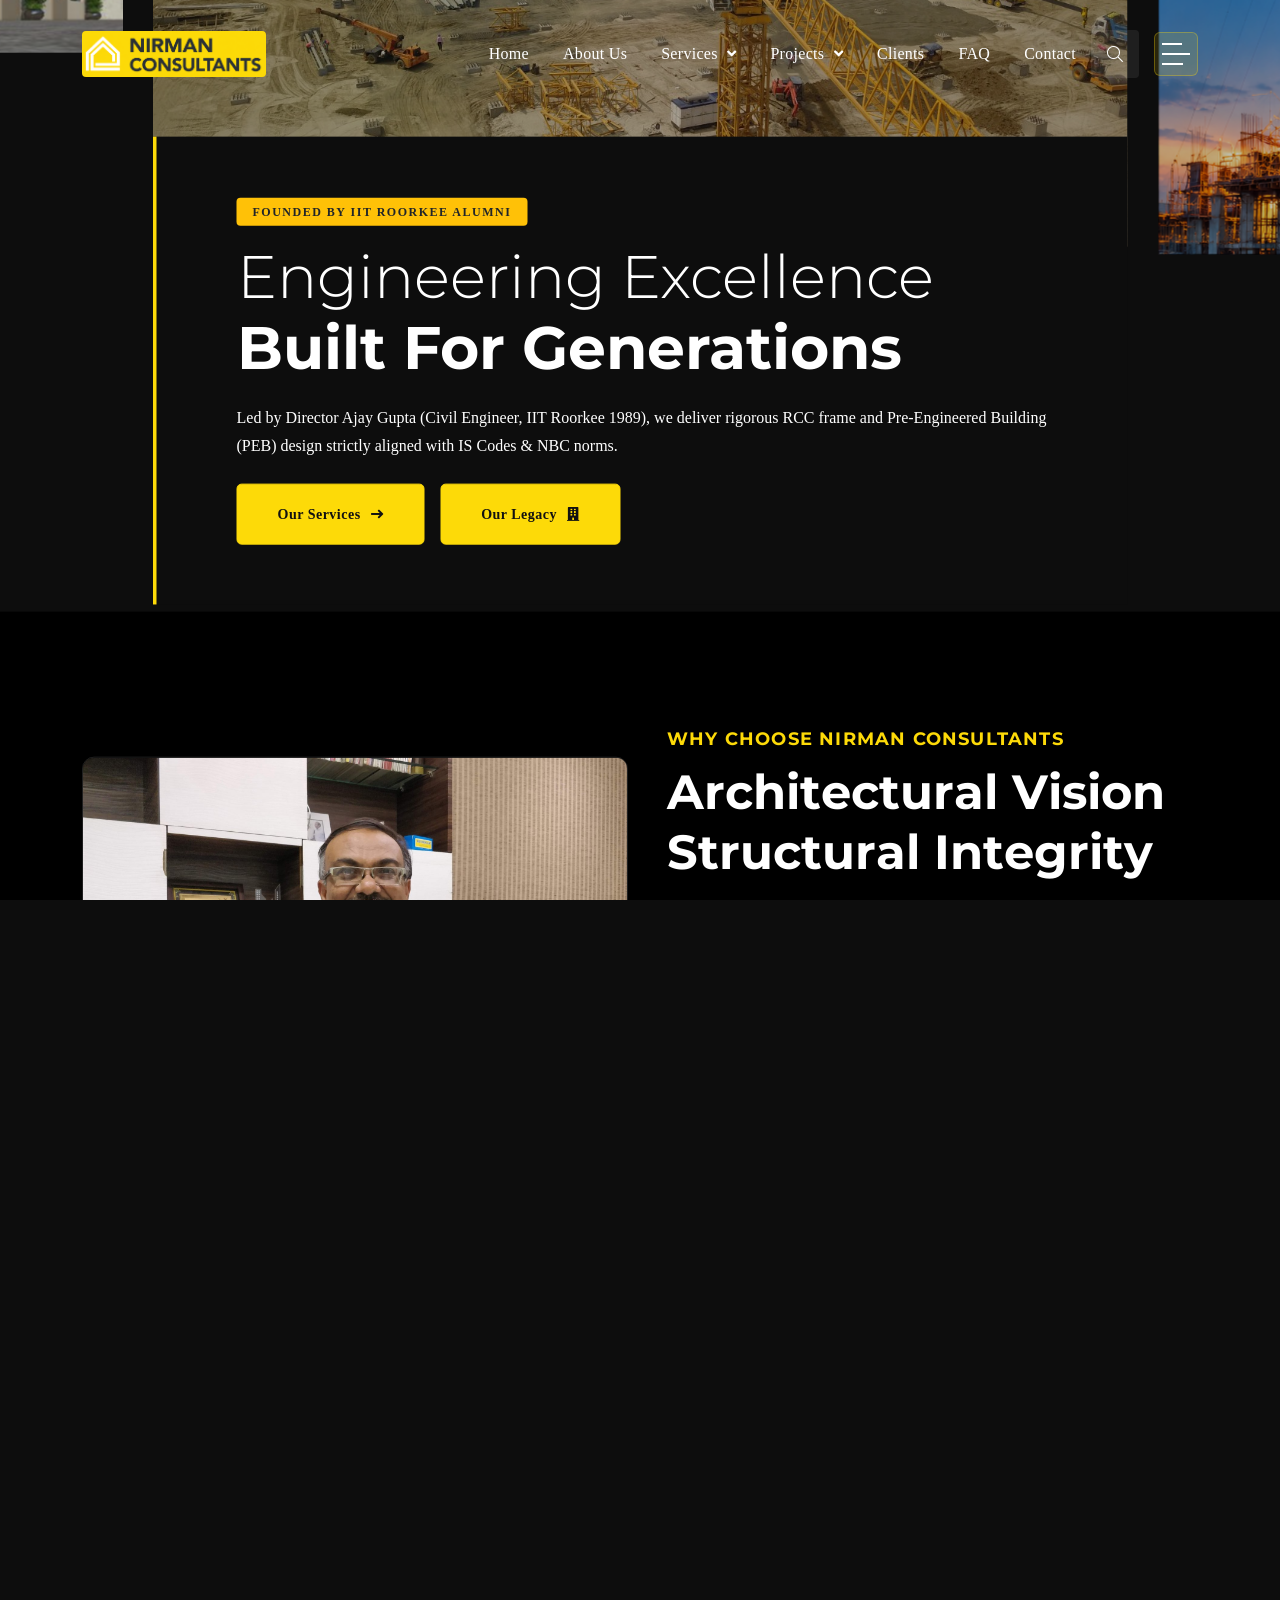
<file: index.html>
<!DOCTYPE html>
<html lang="en">
    
<head>
        
        <meta charset="UTF-8">
        <meta http-equiv="X-UA-Compatible" content="IE=edge">
        <meta name="viewport" content="width=device-width, initial-scale=1">
        <meta name="author" content="Nirman Consultants">
        <meta name="description" content="Nirman Consultants, headquartered in Kanpur, founded in 1991 by Ajay Gupta (IIT Roorkee). Transforming paper sketches into reality with 800+ residential, commercial, and industrial projects across 40+ cities.">
        
        <title>Nirman Consultants | Architecture & Structural Engineering Consultancy | Kanpur</title>
        
        <link rel="shortcut icon" href="assets/img/logo/logo-nirman.png">
        
        <link rel="stylesheet" href="assets/css/bootstrap.min.css">
        
        <link rel="stylesheet" href="assets/css/font-awesome.css">
        
        <link rel="stylesheet" href="assets/css/animate.css">
        
        <link rel="stylesheet" href="assets/css/splitting.css">
        
        <link rel="stylesheet" href="assets/css/magnific-popup.css">
        
        <link rel="stylesheet" href="assets/css/meanmenu.css">
        
        <link rel="stylesheet" href="assets/css/swiper-bundle.min.css">
        
        <link rel="stylesheet" href="assets/css/nice-select.css">
        
        <link rel="stylesheet" href="assets/css/main.css">
        
        <link rel="stylesheet" href="style.css">
    </head>

    <body class="background-black">

        
        <div class="scroll-up">
            <svg class="scroll-circle svg-content" width="100%" height="100%" viewBox="-1 -1 102 102">
                <path d="M50,1 a49,49 0 0,1 0,98 a49,49 0 0,1 0,-98" />
            </svg>
        </div>

        
        <div id="preloader" class="preloader">
            <div class="animation-preloader">
                <div class="spinner">                
                </div>
                <div class="txt-loading">
                    <span data-text-preloader="N" class="letters-loading">
                        N
                    </span>
                    <span data-text-preloader="I" class="letters-loading">
                        I
                    </span>
                    <span data-text-preloader="R" class="letters-loading">
                        R
                    </span>
                    <span data-text-preloader="M" class="letters-loading">
                        M
                    </span>
                    <span data-text-preloader="A" class="letters-loading">
                        A
                    </span>
                    <span data-text-preloader="N" class="letters-loading">
                        N
                    </span>
                </div>
                <p class="text-center">Consultants Kanpur</p>
            </div>
            <div class="loader">
                <div class="row">
                    <div class="col-3 loader-section section-left">
                        <div class="bg"></div>
                    </div>
                    <div class="col-3 loader-section section-left">
                        <div class="bg"></div>
                    </div>
                    <div class="col-3 loader-section section-right">
                        <div class="bg"></div>
                    </div>
                    <div class="col-3 loader-section section-right">
                        <div class="bg"></div>
                    </div>
                </div>
            </div>
        </div>

        
        <div class="fix-area">
            <div class="offcanvas__info">
                <div class="offcanvas__wrapper">
                    <div class="offcanvas__content">
                        <div class="offcanvas__top mb-4 d-flex justify-content-between align-items-center">
                            <div class="offcanvas__logo">
                                <a href="index.html">
                                    <img src="assets/img/logo/logo-nirman.png" alt="Nirman Consultants" style="height: 46px; width: auto; border-radius: 4px;">
                                </a>
                            </div>
                            <div class="offcanvas__close">
                                <button>
                                <i class="fas fa-times"></i>
                                </button>
                            </div>
                        </div>

                        <div class="mobile-menu fix mb-3"></div>
                        <p class="text d-none d-xl-block mb-4">
                            Nirman Consultants, headquartered in Kanpur and founded in 1991 by Ajay Gupta (IIT Roorkee), turns paper sketches into reality with over three decades of building design and structural excellence.
                        </p>
                        <div class="offcanvas__contact">
                            <h4>Head Office</h4>
                            <ul>
                                <li class="d-flex align-items-center">
                                    <div class="offcanvas__contact-icon">
                                        <i class="fas fa-map-marker-alt"></i>
                                    </div>
                                    <div class="offcanvas__contact-text">
                                        <a target="_blank" href="https://maps.google.com/?q=Commerce+Centre+Chunniganj+Kanpur">Commerce Centre, 404, Chunniganj, Kanpur, UP 208001</a>
                                    </div>
                                </li>
                                <li class="d-flex align-items-center">
                                    <div class="offcanvas__contact-icon mr-15">
                                        <i class="fas fa-envelope"></i>
                                    </div>
                                    <div class="offcanvas__contact-text">
                                        <a href="mailto:nirmanconsultants@hotmail.com">nirmanconsultants@hotmail.com</a>
                                    </div>
                                </li>
                                <li class="d-flex align-items-center">
                                    <div class="offcanvas__contact-icon mr-15">
                                        <i class="fas fa-clock"></i>
                                    </div>
                                    <div class="offcanvas__contact-text">
                                        <a href="#">Mon - Sat: 10:00 AM - 07:00 PM</a>
                                    </div>
                                </li>
                                <li class="d-flex align-items-center">
                                    <div class="offcanvas__contact-icon mr-15">
                                        <i class="fas fa-phone-alt"></i>
                                    </div>
                                    <div class="offcanvas__contact-text">
                                        <a href="tel:+919935551326">+91 9935551326 / 7309010336</a>
                                    </div>
                                </li>
                            </ul>
                            <div class="header-button mt-4">
                                <a href="contact.html" class="theme-btn text-center">
                                    Get A Quote
                                </a>
                            </div>
                            <div class="social-icon d-flex align-items-center mt-3">
                                <a href="https://www.linkedin.com" target="_blank" title="LinkedIn"><i class="fab fa-linkedin-in"></i></a>
                                <a href="tel:+919935551326" title="Call Us"><i class="fas fa-phone"></i></a>
                                <a href="mailto:nirmanconsultants@hotmail.com" title="Email Us"><i class="fas fa-envelope"></i></a>
                                <a href="mailto:nirmanconsultant@gmail.com" title="Director Desk"><i class="fas fa-user-tie"></i></a>
                            </div>
                        </div>
                    </div>
                </div>
            </div>
        </div>
        <div class="offcanvas__overlay"></div>

        
        <header>
            <div id="header-sticky" class="header-5">
                <div class="container">
                    <div class="mega-menu-wrapper">
                        <div class="header-main">
                            <div class="header-left">
                                <div class="logo">
                                    <a href="index.html">
                                        <img src="assets/img/logo/logo-nirman.png" alt="Nirman Consultants" style="height: 46px; width: auto; border-radius: 4px;">
                                    </a>
                                </div>
                            </div>
                            <div class="header-right d-flex justify-content-end align-items-center">
                                <div class="mean__menu-wrapper">
                                    <div class="main-menu">
                                        <nav id="mobile-menu">
                                            <ul>
                                                <li class="active">
                                                    <a href="index.html">Home</a>
                                                </li>
                                                <li>
                                                    <a href="about.html">About Us</a>
                                                </li>
                                                <li class="has-dropdown">
                                                    <a href="service.html">
                                                        Services
                                                        <i class="fas fa-angle-down"></i>
                                                    </a>
                                                    <ul class="submenu">
                                                        <li><a href="service.html">All Services</a></li>
                                                        <li><a href="service-details.html?id=preconstruction">Preconstruction Planning</a></li>
                                                        <li><a href="service-details.html?id=modelling">Architectural Modelling</a></li>
                                                        <li><a href="service-details.html?id=structure">Structure Designing</a></li>
                                                        <li><a href="service-details.html?id=construction">Construction Management</a></li>
                                                        <li><a href="service-details.html?id=sustainability">Sustainability & Green Build</a></li>
                                                        <li><a href="service-details.html?id=interior">Interior Management</a></li>
                                                    </ul>
                                                </li>
                                                <li class="has-dropdown">
                                                    <a href="project.html">
                                                        Projects
                                                        <i class="fas fa-angle-down"></i>
                                                    </a>
                                                    <ul class="submenu">
                                                        <li><a href="project.html">Selected Projects</a></li>
                                                        <li><a href="project-details.html">Project Details</a></li>
                                                    </ul>
                                                </li>
                                                <li>
                                                    <a href="clients.html">Clients</a>
                                                </li>
                                                <li>
                                                    <a href="faq.html">FAQ</a>
                                                </li>
                                                <li>
                                                    <a href="contact.html">Contact</a>
                                                </li>
                                            </ul>
                                        </nav>
                                    </div>
                                </div>
                                <a href="#0" class="search-trigger search-icon"><i class="fal fa-search"></i></a>
                                <div class="header__hamburger d-xl-block my-auto">
                                    <div class="sidebar__toggle">
                                        <img src="assets/img/bar.svg" alt="menu" loading="lazy" decoding="async">
                                    </div>
                                </div>
                                <div class="header-button">
                                    <a href="contact.html" class="theme-btn hover-white">Get A Quote <i class="fas fa-long-arrow-right"></i></a>
                                </div>
                            </div>
                        </div>
                    </div>
                </div>
            </div>
        </header>

        
        <div class="search-wrap">
            <div class="search-inner">
                <i class="fas fa-times search-close" id="search-close"></i>
                <div class="search-cell">
                    <form method="get" action="service.html">
                        <div class="search-field-holder">
                            <input type="search" class="main-search-input" placeholder="Search architecture, structural services...">
                        </div>
                    </form>
                </div>
            </div>
        </div>

        <div class="ScrollSmoother-content">
            
            <section class="hero-section hero-5">
                <div class="hero-wrapper">
                    <div class="swiper hero-slider-2">
                        <div class="swiper-wrapper">
                            
                            <div class="swiper-slide">
                                <div class="hero-items">
                                    <div class="hero-image">
                                        <img src="assets/img/nirman/hero_bg.jpeg" alt="Nirman Consultants Architecture" style="filter: brightness(0.75);" loading="lazy" decoding="async">
                                    </div>
                                    <div class="hero-content">
                                        <span class="badge bg-warning text-dark px-3 py-2 mb-3 fw-bold text-uppercase" style="letter-spacing: 1.5px; border-radius: 4px;">ESTD. 1991 &bull; KANPUR</span>
                                        <h1><span>Transforming Sketches</span> <br> Into Living Reality </h1>
                                        <p>Headquartered in Kanpur since 1991, Nirman Consultants crafts exceptional architectural, structural & industrial spaces with over 800+ completed projects across 40+ cities.</p>
                                        <div class="d-flex align-items-center gap-3 mt-4">
                                            <a href="project.html" class="theme-btn hover-white">Explore Projects <i class="fas fa-long-arrow-right"></i></a>
                                            <a href="contact.html" class="theme-btn bg-transparent border-white text-white" style="border: 1px solid rgba(255,255,255,0.4);">Consult Now <i class="fas fa-phone-alt"></i></a>
                                        </div>
                                    </div>
                                </div>
                            </div>
                            
                            <div class="swiper-slide">
                                <div class="hero-items">
                                    <div class="hero-image">
                                        <img src="assets/img/nirman/project_5.jpeg" alt="Structural RCC & PEB Engineering" style="filter: brightness(0.7);" loading="lazy" decoding="async">
                                    </div>
                                    <div class="hero-content">
                                        <span class="badge bg-warning text-dark px-3 py-2 mb-3 fw-bold text-uppercase" style="letter-spacing: 1.5px; border-radius: 4px;">FOUNDED BY IIT ROORKEE ALUMNI</span>
                                        <h1><span>Engineering Excellence</span> <br> Built for Generations </h1>
                                        <p>Led by Director Ajay Gupta (Civil Engineer, IIT Roorkee 1989), we deliver rigorous RCC frame and Pre-Engineered Building (PEB) design strictly aligned with IS Codes & NBC norms.</p>
                                        <div class="d-flex align-items-center gap-3 mt-4">
                                            <a href="service.html" class="theme-btn hover-white">Our Services <i class="fas fa-long-arrow-right"></i></a>
                                            <a href="about.html" class="theme-btn bg-transparent border-white text-white" style="border: 1px solid rgba(255,255,255,0.4);">Our Legacy <i class="fas fa-building"></i></a>
                                        </div>
                                    </div>
                                </div>
                            </div>
                            
                            <div class="swiper-slide">
                                <div class="hero-items">
                                    <div class="hero-image">
                                        <img src="assets/img/nirman/construction_site_1800x1026.png" alt="Industrial & Commercial Projects" style="filter: brightness(0.75);" loading="lazy" decoding="async">
                                    </div>
                                    <div class="hero-content">
                                        <span class="badge bg-warning text-dark px-3 py-2 mb-3 fw-bold text-uppercase" style="letter-spacing: 1.5px; border-radius: 4px;">TRUSTED BY INDUSTRY LEADERS</span>
                                        <h1><span>Over 800+ Landmark</span> <br> Projects Across India </h1>
                                        <p>Trusted partners to Coca-Cola, Parle Products, GAIL, Radisson Hotel, SBI, and RBI for structural stability, architectural design, and industrial turnkey execution.</p>
                                        <div class="d-flex align-items-center gap-3 mt-4">
                                            <a href="clients.html" class="theme-btn hover-white">Our Clients <i class="fas fa-long-arrow-right"></i></a>
                                            <a href="contact.html" class="theme-btn bg-transparent border-white text-white" style="border: 1px solid rgba(255,255,255,0.4);">Get In Touch <i class="fas fa-envelope"></i></a>
                                        </div>
                                    </div>
                                </div>
                            </div>
                        </div>
                    </div>
                </div>
            </section>

            
            <section class="about-section background-black fix section-padding">
                <div class="container">
                    <div class="about-wrapper-3 mt-0">
                        <div class="row align-items-center">
                            <div class="col-lg-6 wow fadeInUp" data-wow-delay=".3s">
                                <div class="about-image" style="position: relative;">
                                    <img src="assets/img/nirman/ajay_gupta.jpg" alt="Er. Ajay Gupta - Director Nirman Consultants" style="width: 100%; max-height: 520px; object-fit: cover; border-radius: 12px; box-shadow: 0 15px 35px rgba(0,0,0,0.5); border: 1px solid rgba(255,255,255,0.12);" loading="lazy" decoding="async">
                                    <div style="position: absolute; bottom: 20px; left: 20px; background: rgba(18, 18, 18, 0.9); backdrop-filter: blur(10px); -webkit-backdrop-filter: blur(10px); padding: 14px 20px; border-left: 4px solid var(--theme, #FDDA08); border-radius: 6px; border: 1px solid rgba(255,255,255,0.12);">
                                        <h5 class="text-white mb-0" style="font-size: 16px; font-weight: 700;">Er. Ajay Gupta</h5>
                                        <span style="color: var(--theme, #FDDA08); font-size: 13px; font-weight: 500;">B.Tech Civil (IIT Roorkee, 1991)</span>
                                    </div>
                                </div>
                            </div>
                            <div class="col-lg-6 mt-5 mt-lg-0">
                                <div class="about-content">
                                    <div class="section-title">
                                        <h6 class="wow fadeInUp" style="color: var(--theme, #FDDA08) !important; font-weight: 700; text-transform: uppercase; letter-spacing: 1.2px;">Why Choose Nirman Consultants</h6>
                                        <h2 class="text-white splt-txt wow" data-splitting>
                                            Architectural Vision <br> Structural Integrity
                                        </h2>
                                    </div>
                                    <p class="mt-3 mt-md-0 wow fadeInUp" data-wow-delay=".5s" style="color: rgba(255, 255, 255, 0.75) !important; font-size: 15px; line-height: 1.8;">
                                        Headquartered in Kanpur, Nirman Consultants has been transforming paper sketches into enduring structures for over three decades. Under the leadership of Ajay Gupta, we provide holistic engineering solutions from conceptual design to turnkey execution.
                                    </p>
                                    <div class="about-list">
                                        <ul class="wow fadeInUp" data-wow-delay=".7s" style="margin-bottom: 0;">
                                            <li style="color: #ffffff !important; font-weight: 500;">
                                                <i class="fas fa-check-circle" style="color: var(--theme, #FDDA08) !important;"></i>
                                                IIT Roorkee Engineering Pedigree
                                            </li>
                                            <li style="color: #ffffff !important; font-weight: 500;">
                                                <i class="fas fa-check-circle" style="color: var(--theme, #FDDA08) !important;"></i>
                                                Full NBC 2016 & IS 456 Standards
                                            </li>
                                        </ul>
                                        <ul class="wow fadeInUp" data-wow-delay=".8s" style="margin-bottom: 0;">
                                            <li style="color: #ffffff !important; font-weight: 500;">
                                                <i class="fas fa-check-circle" style="color: var(--theme, #FDDA08) !important;"></i>
                                                Trusted by RBI, SBI, GAIL & Radisson
                                            </li>
                                            <li style="color: #ffffff !important; font-weight: 500;">
                                                <i class="fas fa-check-circle" style="color: var(--theme, #FDDA08) !important;"></i>
                                                Pan-India Execution (40+ Cities)
                                            </li>
                                        </ul>
                                    </div>
                                    <div class="about-button wow fadeInUp mt-4" data-wow-delay=".9s">
                                        <a href="about.html" class="theme-btn hover-white radius-none padding-style">
                                            Learn More About Us
                                            <i class="fas fa-long-arrow-right"></i>
                                        </a>
                                    </div>
                                </div>
                            </div>
                        </div>
                    </div>
                </div>
            </section>

            
            <section class="counter-section">
                <div class="container">
                    <div class="counter-wrapper-2 section-bg-2" style="border-radius: 12px; border: 1px solid rgba(255,255,255,0.1);">
                        <div class="row g-4">
                            <div class="col-xxl-3 col-lg-4 col-md-6 wow fadeInUp" data-wow-delay=".3s">
                                <div class="counter-items-2">
                                    <div class="icon">
                                        <i class="flaticon-room"></i>
                                    </div>
                                    <div class="content">
                                        <h2><span class="count">30</span>+</h2>
                                         <p>Years of Operation</p>
                                    </div>
                                </div>
                            </div>
                            <div class="col-xxl-3 col-lg-4 col-md-6 wow fadeInUp" data-wow-delay=".5s">
                                <div class="counter-items-2">
                                    <div class="icon">
                                        <i class="flaticon-window-5"></i>
                                    </div>
                                    <div class="content">
                                        <h2><span class="count">800</span>+</h2>
                                         <p>Projects Completed</p>
                                    </div>
                                </div>
                            </div>
                            <div class="col-xxl-3 col-lg-4 col-md-6 wow fadeInUp" data-wow-delay=".7s">
                                <div class="counter-items-2">
                                    <div class="icon">
                                        <i class="flaticon-blueprint-1"></i>
                                    </div>
                                    <div class="content">
                                        <h2><span class="count">40</span>+</h2>
                                         <p>Cities Covered</p>
                                    </div>
                                </div>
                            </div>
                            <div class="col-xxl-3 col-lg-4 col-md-6 wow fadeInUp" data-wow-delay=".9s">
                                <div class="counter-items-2">
                                    <div class="icon">
                                        <i class="flaticon-layer"></i>
                                    </div>
                                    <div class="content">
                                        <h2><span class="count">100</span>%</h2>
                                         <p>IS & NBC Compliance</p>
                                    </div>
                                </div>
                            </div>
                        </div>
                    </div>
                </div>
            </section>

            
            <section class="service-section-2 fix section-padding">
                <div class="container">
                    <div class="section-title-area">
                       <div class="section-title">
                            <h6 class="wow fadeInUp text-warning">Our Core Practice Areas</h6>
                            <h2 class="text-white splt-txt wow" data-splitting>
                                Where Architectural Vision <br> Meets Structural Engineering
                            </h2>
                       </div>
                        <p class="text-white wow fadeInUp" data-wow-delay=".5s">
                            From initial preconstruction sketches and 3D modeling to structural calculations <br> and turnkey interior handover, we provide end-to-end design consultancy.
                        </p>
                    </div>
                    <div class="row g-4">
                        
                        <div class="col-xl-4 col-lg-6 col-md-6 wow fadeInUp" data-wow-delay=".3s">
                            <div class="service-box-items style-3">
                                <div class="icon">
                                    <i class="flaticon-plan"></i>                                
                                </div>
                                <div class="content">
                                    <h3 class="splt-txt wow" data-splitting>
                                        <a href="service-details.html?id=preconstruction">Preconstruction Planning</a>
                                    </h3>
                                    <p>
                                        Detailed client brief, project scope, customized Vastu requirements, and master milestone planning.
                                    </p>
                                    <a href="service-details.html?id=preconstruction" class="link-btn">
                                        Read Details <i class="fas fa-long-arrow-right"></i>
                                    </a>
                                </div>
                            </div>
                        </div>
                        
                        <div class="col-xl-4 col-lg-6 col-md-6 wow fadeInUp" data-wow-delay=".5s">
                            <div class="service-box-items style-3 active">
                                <div class="icon">
                                    <i class="flaticon-curtains"></i>                             
                                </div>
                                <div class="content">
                                    <h3 class="splt-txt wow" data-splitting>
                                        <a href="service-details.html?id=modelling">Architectural Modelling</a>
                                    </h3>
                                    <p>
                                        High-precision 3D visualization, walkthroughs, and AutoCAD drafting adhering to IS Code and NBC guidelines.
                                    </p>
                                    <a href="service-details.html?id=modelling" class="link-btn">
                                        Read Details <i class="fas fa-long-arrow-right"></i>
                                    </a>
                                </div>
                            </div>
                        </div>
                        
                        <div class="col-xl-4 col-lg-6 col-md-6 wow fadeInUp" data-wow-delay=".7s">
                            <div class="service-box-items style-3">
                                <div class="icon">
                                    <i class="flaticon-frame-1"></i>                             
                                </div>
                                <div class="content">
                                    <h3 class="splt-txt wow" data-splitting>
                                        <a href="service-details.html?id=structure">Structure Designing</a>
                                    </h3>
                                    <p>
                                        Analysis and design of RCC Frame and PEB (Pre-Engineered Building) structures ensuring lifetime safety and rebar optimization.
                                    </p>
                                    <a href="service-details.html?id=structure" class="link-btn">
                                        Read Details <i class="fas fa-long-arrow-right"></i>
                                    </a>
                                </div>
                            </div>
                        </div>
                        
                        <div class="col-xl-4 col-lg-6 col-md-6 wow fadeInUp" data-wow-delay=".3s">
                            <div class="service-box-items style-3">
                                <div class="icon">
                                    <i class="flaticon-dining-room"></i>                             
                                </div>
                                <div class="content">
                                    <h3 class="splt-txt wow" data-splitting>
                                        <a href="service-details.html?id=construction">Construction Management</a>
                                    </h3>
                                    <p>
                                        Quality control checks, cost & BOQ review, fire safe installations, drainage, and HVAC coordination.
                                    </p>
                                    <a href="service-details.html?id=construction" class="link-btn">
                                        Read Details <i class="fas fa-long-arrow-right"></i>
                                    </a>
                                </div>
                            </div>
                        </div>
                        
                        <div class="col-xl-4 col-lg-6 col-md-6 wow fadeInUp" data-wow-delay=".5s">
                            <div class="service-box-items style-3">
                                <div class="icon">
                                    <i class="flaticon-curtains"></i>                             
                                </div>
                                <div class="content">
                                    <h3 class="splt-txt wow" data-splitting>
                                        <a href="service-details.html?id=sustainability">Sustainability & Green Build</a>
                                    </h3>
                                    <p>
                                        Solar energy integration, rainwater harvesting, water recycling, and energy-conserving thermal ventilation.
                                    </p>
                                    <a href="service-details.html?id=sustainability" class="link-btn">
                                        Read Details <i class="fas fa-long-arrow-right"></i>
                                    </a>
                                </div>
                            </div>
                        </div>
                        
                        <div class="col-xl-4 col-lg-6 col-md-6 wow fadeInUp" data-wow-delay=".7s">
                            <div class="service-box-items style-3">
                                <div class="icon">
                                    <i class="flaticon-frame-1"></i>                             
                                </div>
                                <div class="content">
                                    <h3 class="splt-txt wow" data-splitting>
                                        <a href="service-details.html?id=interior">Interior Management</a>
                                    </h3>
                                    <p>
                                        Turnkey interior handover, electrical and POP finishing, plumbing, sanitary fixtures, and bespoke styling.
                                    </p>
                                    <a href="service-details.html?id=interior" class="link-btn">
                                        Read Details <i class="fas fa-long-arrow-right"></i>
                                    </a>
                                </div>
                            </div>
                        </div>
                    </div>
                </div>
            </section>

            
            <div class="brand-section section-padding pt-0 fix">
                <div class="container">
                    <div class="section-title text-center mb-5">
                        <h6 class="wow fadeInUp text-warning">Trusted By Industry Giants</h6>
                        <h2 class="text-white splt-txt wow" data-splitting>Our Esteemed Clients</h2>
                    </div>
                    <div class="brand-wrapper">
                        <div class="swiper brand-slider">
                            <div class="swiper-wrapper">
                                <div class="swiper-slide">
                                    <div class="brand-item text-center p-3 d-flex flex-column align-items-center justify-content-center" style="background: #ffffff; border-radius: 12px; border: 1px solid #e2e8f0; min-height: 115px; box-shadow: 0 4px 15px rgba(0,0,0,0.12);">
                                        <img src="assets/img/nirman/client_cocacola.jpg" alt="Hindustan Coca Cola" style="max-height: 48px; max-width: 140px; object-fit: contain; border-radius: 4px;" loading="lazy" decoding="async">
                                        <span class="mt-2" style="font-size: 11px; font-weight: 700; letter-spacing: 0.5px; color: #111111;">HINDUSTAN COCA COLA</span>
                                    </div>
                                </div>
                                <div class="swiper-slide">
                                    <div class="brand-item text-center p-3 d-flex flex-column align-items-center justify-content-center" style="background: #ffffff; border-radius: 12px; border: 1px solid #e2e8f0; min-height: 115px; box-shadow: 0 4px 15px rgba(0,0,0,0.12);">
                                        <img src="assets/img/nirman/client_parle.jpg" alt="Parle Products" style="max-height: 48px; max-width: 140px; object-fit: contain; border-radius: 4px;" loading="lazy" decoding="async">
                                        <span class="mt-2" style="font-size: 11px; font-weight: 700; letter-spacing: 0.5px; color: #111111;">PARLE PRODUCTS</span>
                                    </div>
                                </div>
                                <div class="swiper-slide">
                                    <div class="brand-item text-center p-3 d-flex flex-column align-items-center justify-content-center" style="background: #ffffff; border-radius: 12px; border: 1px solid #e2e8f0; min-height: 115px; box-shadow: 0 4px 15px rgba(0,0,0,0.12);">
                                        <img src="assets/img/nirman/client_gail.png" alt="GAIL India Ltd" style="max-height: 48px; max-width: 140px; object-fit: contain;" loading="lazy" decoding="async">
                                        <span class="mt-2" style="font-size: 11px; font-weight: 700; letter-spacing: 0.5px; color: #111111;">GAIL INDIA LTD</span>
                                    </div>
                                </div>
                                <div class="swiper-slide">
                                    <div class="brand-item text-center p-3 d-flex flex-column align-items-center justify-content-center" style="background: #ffffff; border-radius: 12px; border: 1px solid #e2e8f0; min-height: 115px; box-shadow: 0 4px 15px rgba(0,0,0,0.12);">
                                        <img src="assets/img/nirman/client_radisson.png" alt="Radisson Hotel" style="max-height: 48px; max-width: 140px; object-fit: contain;" loading="lazy" decoding="async">
                                        <span class="mt-2" style="font-size: 11px; font-weight: 700; letter-spacing: 0.5px; color: #111111;">RADISSON HOTEL</span>
                                    </div>
                                </div>
                                <div class="swiper-slide">
                                    <div class="brand-item text-center p-3 d-flex flex-column align-items-center justify-content-center" style="background: #ffffff; border-radius: 12px; border: 1px solid #e2e8f0; min-height: 115px; box-shadow: 0 4px 15px rgba(0,0,0,0.12);">
                                        <img src="assets/img/nirman/client_sbi.png" alt="State Bank of India" style="max-height: 48px; max-width: 140px; object-fit: contain;" loading="lazy" decoding="async">
                                        <span class="mt-2" style="font-size: 11px; font-weight: 700; letter-spacing: 0.5px; color: #111111;">STATE BANK OF INDIA</span>
                                    </div>
                                </div>
                                <div class="swiper-slide">
                                    <div class="brand-item text-center p-3 d-flex flex-column align-items-center justify-content-center" style="background: #ffffff; border-radius: 12px; border: 1px solid #e2e8f0; min-height: 115px; box-shadow: 0 4px 15px rgba(0,0,0,0.12);">
                                        <img src="assets/img/nirman/client_rbi.png" alt="Reserve Bank of India" style="max-height: 48px; max-width: 140px; object-fit: contain;" loading="lazy" decoding="async">
                                        <span class="mt-2" style="font-size: 11px; font-weight: 700; letter-spacing: 0.5px; color: #111111;">RESERVE BANK OF INDIA</span>
                                    </div>
                                </div>
                                <div class="swiper-slide">
                                    <div class="brand-item text-center p-3 d-flex flex-column align-items-center justify-content-center" style="background: #ffffff; border-radius: 12px; border: 1px solid #e2e8f0; min-height: 115px; box-shadow: 0 4px 15px rgba(0,0,0,0.12);">
                                        <img src="assets/img/nirman/client_stockexchange.png" alt="UP Stock Exchange" style="max-height: 48px; max-width: 140px; object-fit: contain;" loading="lazy" decoding="async">
                                        <span class="mt-2" style="font-size: 11px; font-weight: 700; letter-spacing: 0.5px; color: #111111;">UP STOCK EXCHANGE</span>
                                    </div>
                                </div>
                                <div class="swiper-slide">
                                    <div class="brand-item text-center p-3 d-flex flex-column align-items-center justify-content-center" style="background: #ffffff; border-radius: 12px; border: 1px solid #e2e8f0; min-height: 115px; box-shadow: 0 4px 15px rgba(0,0,0,0.12);">
                                        <img src="assets/img/nirman/client_kanha.png" alt="Kanha Sweets & FMCG" style="max-height: 48px; max-width: 140px; object-fit: contain;" loading="lazy" decoding="async">
                                        <span class="mt-2" style="font-size: 11px; font-weight: 700; letter-spacing: 0.5px; color: #111111;">KANHA</span>
                                    </div>
                                </div>
                                <div class="swiper-slide">
                                    <div class="brand-item text-center p-3 d-flex flex-column align-items-center justify-content-center" style="background: #ffffff; border-radius: 12px; border: 1px solid #e2e8f0; min-height: 115px; box-shadow: 0 4px 15px rgba(0,0,0,0.12);">
                                        <img src="assets/img/nirman/client_mother_teresa.png" alt="Mother Teresa Mission Higher Secondary School" style="max-height: 48px; max-width: 140px; object-fit: contain;" loading="lazy" decoding="async">
                                        <span class="mt-2" style="font-size: 11px; font-weight: 700; letter-spacing: 0.5px; color: #111111;">MOTHER TERESA SCHOOL</span>
                                    </div>
                                </div>
                                <div class="swiper-slide">
                                    <div class="brand-item text-center p-3 d-flex flex-column align-items-center justify-content-center" style="background: #ffffff; border-radius: 12px; border: 1px solid #e2e8f0; min-height: 115px; box-shadow: 0 4px 15px rgba(0,0,0,0.12);">
                                        <img src="assets/img/nirman/client_global_export.png" alt="Global Export" style="max-height: 48px; max-width: 140px; object-fit: contain;" loading="lazy" decoding="async">
                                        <span class="mt-2" style="font-size: 11px; font-weight: 700; letter-spacing: 0.5px; color: #111111;">GLOBAL EXPORT</span>
                                    </div>
                                </div>
                                <div class="swiper-slide">
                                    <div class="brand-item text-center p-3 d-flex flex-column align-items-center justify-content-center" style="background: #ffffff; border-radius: 12px; border: 1px solid #e2e8f0; min-height: 115px; box-shadow: 0 4px 15px rgba(0,0,0,0.12);">
                                        <img src="assets/img/nirman/client_saba.png" alt="SABA Exports" style="max-height: 48px; max-width: 140px; object-fit: contain;" loading="lazy" decoding="async">
                                        <span class="mt-2" style="font-size: 11px; font-weight: 700; letter-spacing: 0.5px; color: #111111;">SABA</span>
                                    </div>
                                </div>
                                <div class="swiper-slide">
                                    <div class="brand-item text-center p-3 d-flex flex-column align-items-center justify-content-center" style="background: #ffffff; border-radius: 12px; border: 1px solid #e2e8f0; min-height: 115px; box-shadow: 0 4px 15px rgba(0,0,0,0.12);">
                                        <img src="assets/img/nirman/client_rahul.png" alt="Rahul Sweets & Namkeen" style="max-height: 48px; max-width: 140px; object-fit: contain;" loading="lazy" decoding="async">
                                        <span class="mt-2" style="font-size: 11px; font-weight: 700; letter-spacing: 0.5px; color: #111111;">RAHUL SWEETS</span>
                                    </div>
                                </div>
                                <div class="swiper-slide">
                                    <div class="brand-item text-center p-3 d-flex flex-column align-items-center justify-content-center" style="background: #ffffff; border-radius: 12px; border: 1px solid #e2e8f0; min-height: 115px; box-shadow: 0 4px 15px rgba(0,0,0,0.12);">
                                        <img src="assets/img/nirman/client_kadak_family.png" alt="Kadak Family Tea" style="max-height: 48px; max-width: 140px; object-fit: contain;" loading="lazy" decoding="async">
                                        <span class="mt-2" style="font-size: 11px; font-weight: 700; letter-spacing: 0.5px; color: #111111;">KADAK FAMILY TEA</span>
                                    </div>
                                </div>
                                <div class="swiper-slide">
                                    <div class="brand-item text-center p-3 d-flex flex-column align-items-center justify-content-center" style="background: #ffffff; border-radius: 12px; border: 1px solid #e2e8f0; min-height: 115px; box-shadow: 0 4px 15px rgba(0,0,0,0.12);">
                                        <img src="assets/img/nirman/client_kdma.png" alt="KDMA International" style="max-height: 48px; max-width: 140px; object-fit: contain;" loading="lazy" decoding="async">
                                        <span class="mt-2" style="font-size: 11px; font-weight: 700; letter-spacing: 0.5px; color: #111111;">KDMA INTERNATIONAL</span>
                                    </div>
                                </div>
                                <div class="swiper-slide">
                                    <div class="brand-item text-center p-3 d-flex flex-column align-items-center justify-content-center" style="background: #ffffff; border-radius: 12px; border: 1px solid #e2e8f0; min-height: 115px; box-shadow: 0 4px 15px rgba(0,0,0,0.12);">
                                        <img src="assets/img/nirman/client_nri_city.png" alt="Vinayak Shree NRI City" style="max-height: 48px; max-width: 140px; object-fit: contain;" loading="lazy" decoding="async">
                                        <span class="mt-2" style="font-size: 11px; font-weight: 700; letter-spacing: 0.5px; color: #111111;">NRI CITY</span>
                                    </div>
                                </div>
                                <div class="swiper-slide">
                                    <div class="brand-item text-center p-3 d-flex flex-column align-items-center justify-content-center" style="background: #ffffff; border-radius: 12px; border: 1px solid #e2e8f0; min-height: 115px; box-shadow: 0 4px 15px rgba(0,0,0,0.12);">
                                        <img src="assets/img/nirman/client_badshah.png" alt="Namkeen Ka Badshah" style="max-height: 48px; max-width: 140px; object-fit: contain;" loading="lazy" decoding="async">
                                        <span class="mt-2" style="font-size: 11px; font-weight: 700; letter-spacing: 0.5px; color: #111111;">NAMKEEN KA BADSHAH</span>
                                    </div>
                                </div>
                                <div class="swiper-slide">
                                    <div class="brand-item text-center p-3 d-flex flex-column align-items-center justify-content-center" style="background: #ffffff; border-radius: 12px; border: 1px solid #e2e8f0; min-height: 115px; box-shadow: 0 4px 15px rgba(0,0,0,0.12);">
                                        <img src="assets/img/nirman/client_aamod.png" alt="Aamod Resorts" style="max-height: 48px; max-width: 140px; object-fit: contain;" loading="lazy" decoding="async">
                                        <span class="mt-2" style="font-size: 11px; font-weight: 700; letter-spacing: 0.5px; color: #111111;">AAMOD RESORTS</span>
                                    </div>
                                </div>
                            </div>
                        </div>
                    </div>
                </div>
            </div>

            
            <!--<< Signature Landmarks Portfolio Section Start >>-->
            <section class="portfolio-section background-black fix section-padding pt-0">
                <div class="container">
                    <div class="section-title text-center">
                        <h6 class="wow fadeInUp" style="color: var(--theme, #FDDA08) !important; font-weight: 700; text-transform: uppercase; letter-spacing: 1.2px;">Signature Landmarks</h6>
                        <h2 class="text-white splt-txt wow" data-splitting>Proven Track Record with <br> 800+ Landmark Projects</h2>
                    </div>
                    <div class="portfolio-wrapper-3 pt-5">
                        <div class="row g-4 align-items-center">
                            
                            <!-- Project 1: Residential Townships -->
                            <div class="col-lg-6">
                                <div class="portfolio-content ms-0">
                                    <h6 class="wow fadeInUp" style="color: var(--theme, #FDDA08);">Residential Townships</h6>
                                    <h3 class="splt-txt wow" data-splitting>
                                        <a href="project-details.html" class="text-white" style="color: #ffffff !important;">Luxury Residential Villas & <br> Gated Townships</a>
                                    </h3>
                                    <p class="wow fadeInUp" data-wow-delay=".5s" style="color: rgba(255, 255, 255, 0.75) !important; font-size: 15px; line-height: 1.8;">
                                        Contemporary gated villa development in Kanpur & Lucknow, designed with optimized natural lighting, seismic-safe framing, and modern private amenities.
                                    </p>
                                    <a href="project-details.html" class="theme-btn hover-white radius-none padding-style wow fadeInUp" data-wow-delay=".7s">
                                        View Project Details
                                        <i class="far fa-plus ms-2"></i>
                                    </a>
                                </div>
                            </div>
                            <div class="col-lg-6 mt-5 mt-lg-0 wow fadeInUp" data-wow-delay=".4s">
                                <div class="project-image" style="border-radius: 12px; overflow: hidden; box-shadow: 0 15px 35px rgba(0,0,0,0.5); border: 1px solid rgba(255,255,255,0.12);">
                                    <img src="assets/img/nirman/project_1.jpeg" alt="Luxury Residential Township" style="width: 100%; height: 380px; object-fit: cover; display: block;" loading="lazy" decoding="async">
                                </div>
                            </div>

                            <!-- Project 2: Banking & Institutions -->
                            <div class="col-lg-6 mt-lg-5">
                                <div class="project-image ms-0 wow fadeInUp" data-wow-delay=".4s" style="border-radius: 12px; overflow: hidden; box-shadow: 0 15px 35px rgba(0,0,0,0.5); border: 1px solid rgba(255,255,255,0.12);">
                                    <img src="assets/img/nirman/project_3.jpeg" alt="Institutional & Commercial Complexes" style="width: 100%; height: 380px; object-fit: cover; display: block;" loading="lazy" decoding="async">
                                </div>
                            </div>
                            <div class="col-lg-6 mt-lg-0">
                                <div class="portfolio-content">
                                    <h6 class="wow fadeInUp" style="color: var(--theme, #FDDA08);">Banking & Institutions</h6>
                                    <h3 class="splt-txt wow" data-splitting>
                                        <a href="project-details.html" class="text-white" style="color: #ffffff !important;">State Bank of India & <br> Institutional Complexes</a>
                                    </h3>
                                    <p class="wow fadeInUp" data-wow-delay=".5s" style="color: rgba(255, 255, 255, 0.75) !important; font-size: 15px; line-height: 1.8;">
                                        High-security banking infrastructure and corporate headquarters built to strict national building codes with heavy fire-safety and durability standards.
                                    </p>
                                    <ul class="wow fadeInUp list-unstyled mb-4" data-wow-delay=".7s">
                                        <li style="color: #ffffff !important; font-size: 15px; font-weight: 500; margin-bottom: 12px; display: flex; align-items: center; gap: 10px;">
                                            <i class="fas fa-check-circle" style="color: var(--theme, #FDDA08); font-size: 16px;"></i>
                                            Heavy RCC Safe Vault Engineering
                                        </li>
                                        <li style="color: #ffffff !important; font-size: 15px; font-weight: 500; display: flex; align-items: center; gap: 10px;">
                                            <i class="fas fa-check-circle" style="color: var(--theme, #FDDA08); font-size: 16px;"></i>
                                            NBC Compliant Fire Evacuation Pathways
                                        </li>
                                    </ul>
                                    <a href="project-details.html" class="theme-btn hover-white radius-none padding-style wow fadeInUp" data-wow-delay=".9s">
                                        View Project Details
                                        <i class="far fa-plus ms-2"></i>
                                    </a>
                                </div>
                            </div>

                            <!-- Project 3: Industrial Infrastructure -->
                            <div class="col-lg-6">
                                <div class="portfolio-content ms-0">
                                    <h6 class="wow fadeInUp" style="color: var(--theme, #FDDA08);">Industrial Infrastructure</h6>
                                    <h3 class="splt-txt wow" data-splitting>
                                        <a href="project-details.html" class="text-white" style="color: #ffffff !important;">Industrial Manufacturing & <br> Commercial Plants</a>
                                    </h3>
                                    <p class="wow fadeInUp" data-wow-delay=".5s" style="color: rgba(255, 255, 255, 0.75) !important; font-size: 15px; line-height: 1.8;">
                                        Heavy-span industrial structural engineering executed for giants including GAIL India, Coca-Cola bottling facilities, and Parle manufacturing plants.
                                    </p>
                                    <div class="d-flex flex-wrap align-items-center gap-3">
                                        <div class="counter-item wow fadeInUp" data-wow-delay=".7s" style="background: rgba(18, 18, 18, 0.9); backdrop-filter: blur(10px); -webkit-backdrop-filter: blur(10px); padding: 16px 22px; border-radius: 8px; display: inline-flex; align-items: center; gap: 16px; border: 1px solid rgba(255,255,255,0.12); border-left: 4px solid var(--theme, #FDDA08);">
                                            <h2 class="text-white mb-0" style="font-size: 36px; font-weight: 700;"><span class="count text-white">33</span>+</h2>
                                            <p class="text-white-50 mb-0" style="font-size: 13px; line-height: 1.4;">Years of Structural <br> Mastery</p>
                                        </div>
                                        <a href="project-details.html" class="theme-btn hover-white radius-none padding-style wow fadeInUp" data-wow-delay=".8s">
                                            View Project Details
                                            <i class="far fa-plus ms-2"></i>
                                        </a>
                                    </div>
                                </div>
                            </div>
                            <div class="col-lg-6 mt-lg-5 wow fadeInUp" data-wow-delay=".9s">
                                <div class="project-image" style="border-radius: 12px; overflow: hidden; box-shadow: 0 15px 35px rgba(0,0,0,0.5); border: 1px solid rgba(255,255,255,0.12);">
                                    <img src="assets/img/nirman/project_5.jpeg" alt="Industrial Landmark" style="width: 100%; height: 380px; object-fit: cover; display: block;" loading="lazy" decoding="async">
                                </div>
                            </div>

                        </div>
                    </div>
                    <div class="text-center mt-5">
                        <a href="project.html" class="theme-btn hover-white radius-none padding-style">
                            Explore All 800+ Landmark Projects
                            <i class="fas fa-long-arrow-right ms-2"></i>
                        </a>
                    </div>
                </div>
            </section>

            <!--<< Portfolio Showcase Carousel Section Start >>-->
            <section class="project-section background-black fix portfolio-showcase-section">
                <div class="container">
                    <div class="section-title text-center mb-4">
                        <h6 class="wow fadeInUp" style="color: var(--theme, #FDDA08) !important; font-weight: 700; text-transform: uppercase; letter-spacing: 1.2px;">Portfolio Showcase</h6>
                        <h2 class="text-white splt-txt wow" data-splitting>Signature Completed Works</h2>
                    </div>
                </div>
                <div class="project-wrapper">
                    <div class="swiper project-slider">
                        <div class="swiper-wrapper">
                            
                            <div class="swiper-slide">
                                <div class="project-carousel-items">
                                    <div class="project-image">
                                        <img src="assets/img/nirman/nirman_6.jpg" alt="Mega Structural Construction & Tower Cranes" loading="lazy" decoding="async">
                                        <div class="project-content">
                                            <h3>
                                                <a href="project-details.html">High-Rise Crane & Structural Works</a>
                                            </h3>
                                            <p>Uttar Pradesh</p>
                                            <a href="project-details.html" class="icon"><i class="fas fa-long-arrow-right"></i></a>
                                        </div>
                                    </div>
                                </div>
                            </div>

                            <div class="swiper-slide">
                                <div class="project-carousel-items">
                                    <div class="project-image">
                                        <img src="assets/img/nirman/project_1.jpeg" alt="Gated Residential Township" loading="lazy" decoding="async">
                                        <div class="project-content">
                                            <h3>
                                                <a href="project-details.html">Gated Residential Township</a>
                                            </h3>
                                            <p>Kanpur, UP</p>
                                            <a href="project-details.html" class="icon"><i class="fas fa-long-arrow-right"></i></a>
                                        </div>
                                    </div>
                                </div>
                            </div>

                            <div class="swiper-slide">
                                <div class="project-carousel-items">
                                    <div class="project-image">
                                        <img src="assets/img/nirman/project_2.png" alt="Vedic Studies Research Centre" loading="lazy" decoding="async">
                                        <div class="project-content">
                                            <h3>
                                                <a href="project-details.html">Vedic Studies Research Centre</a>
                                            </h3>
                                            <p>Kanpur, UP</p>
                                            <a href="project-details.html" class="icon"><i class="fas fa-long-arrow-right"></i></a>
                                        </div>
                                    </div>
                                </div>
                            </div>

                            <div class="swiper-slide">
                                <div class="project-carousel-items">
                                    <div class="project-image">
                                        <img src="assets/img/nirman/project_3.jpeg" alt="Banking Institutional Complex" loading="lazy" decoding="async">
                                        <div class="project-content">
                                            <h3>
                                                <a href="project-details.html">Banking Institutional Complex</a>
                                            </h3>
                                            <p>Kanpur, UP</p>
                                            <a href="project-details.html" class="icon"><i class="fas fa-long-arrow-right"></i></a>
                                        </div>
                                    </div>
                                </div>
                            </div>

                            <div class="swiper-slide">
                                <div class="project-carousel-items">
                                    <div class="project-image">
                                        <img src="assets/img/nirman/project_6.jpeg" alt="Kadak Family Corporate Facility" loading="lazy" decoding="async">
                                        <div class="project-content">
                                            <h3>
                                                <a href="project-details.html">Kadak Family Corporate Facility</a>
                                            </h3>
                                            <p>Uttar Pradesh</p>
                                            <a href="project-details.html" class="icon"><i class="fas fa-long-arrow-right"></i></a>
                                        </div>
                                    </div>
                                </div>
                            </div>

                            <div class="swiper-slide">
                                <div class="project-carousel-items">
                                    <div class="project-image">
                                        <img src="assets/img/nirman/construction_site_portfolio.png" alt="Commercial Corporate Tower" loading="lazy" decoding="async">
                                        <div class="project-content">
                                            <h3>
                                                <a href="project-details.html">Commercial Corporate Tower</a>
                                            </h3>
                                            <p>Lucknow, UP</p>
                                            <a href="project-details.html" class="icon"><i class="fas fa-long-arrow-right"></i></a>
                                        </div>
                                    </div>
                                </div>
                            </div>

                            <div class="swiper-slide">
                                <div class="project-carousel-items">
                                    <div class="project-image">
                                        <img src="assets/img/nirman/project_4.jpeg" alt="Luxury Hospitality Architecture" loading="lazy" decoding="async">
                                        <div class="project-content">
                                            <h3>
                                                <a href="project-details.html">Luxury Hospitality Architecture</a>
                                            </h3>
                                            <p>Uttar Pradesh</p>
                                            <a href="project-details.html" class="icon"><i class="fas fa-long-arrow-right"></i></a>
                                        </div>
                                    </div>
                                </div>
                            </div>

                            <div class="swiper-slide">
                                <div class="project-carousel-items">
                                    <div class="project-image">
                                        <img src="assets/img/nirman/project_5.jpeg" alt="Industrial Manufacturing Landmark" loading="lazy" decoding="async">
                                        <div class="project-content">
                                            <h3>
                                                <a href="project-details.html">Industrial Manufacturing Plant</a>
                                            </h3>
                                            <p>Pan-India</p>
                                            <a href="project-details.html" class="icon"><i class="fas fa-long-arrow-right"></i></a>
                                        </div>
                                    </div>
                                </div>
                            </div>

                        </div>
                        <div class="swiper-dot text-center mt-4">
                            <div class="dot"></div>
                        </div>
                    </div>
                </div>
            </section>

            
            <section class="team-section fix section-padding pt-0">
                <div class="container">
                    <div class="section-title text-center">
                        <h6 class="wow fadeInUp text-warning">Visionary Leadership</h6>
                        <h2 class="text-white splt-txt wow" data-splitting>Technical Expertise <br> Led By Visionary Minds</h2>
                    </div>
                    <div class="row g-4 mt-3">
                        
                        <div class="col-xl-3 col-lg-6 col-md-6 wow fadeInUp" data-wow-delay=".3s">
                            <div class="team-box-items active" style="border-radius: 10px; overflow: hidden; background: #181818; border: 1px solid rgba(255,255,255,0.15);">
                                <div class="team-image">
                                    <img src="assets/img/nirman/ajay_gupta.jpg" alt="Ajay Gupta - Founder Nirman Consultants" style="height: 320px; width: 100%; object-fit: cover; object-position: top;" loading="lazy" decoding="async">
                                </div>
                                <div class="team-content p-3 text-center">
                                    <p class="text-warning mb-1 fw-bold">Founder & Director</p>
                                    <h3 class="splt-txt text-white" data-splitting>
                                        <a href="about.html">Ajay Gupta</a>
                                    </h3>
                                    <small class="text-white-50 d-block">Civil Engineer (IIT Roorkee, 1989)<br>Fellow Member IEI & IVI</small>
                                </div>
                            </div>
                        </div>
                        
                        <div class="col-xl-3 col-lg-6 col-md-6 wow fadeInUp" data-wow-delay=".5s">
                            <div class="team-box-items" style="border-radius: 10px; overflow: hidden; background: #181818; border: 1px solid rgba(255,255,255,0.15);">
                                <div class="team-image">
                                    <img src="assets/img/nirman/service_structure.jpg" alt="Structural Engineering Division" style="height: 320px; width: 100%; object-fit: cover;" loading="lazy" decoding="async">
                                </div>
                                <div class="team-content p-3 text-center">
                                    <p class="text-warning mb-1 fw-bold">Engineering Division</p>
                                    <h3 class="splt-txt text-white" data-splitting>
                                        <a href="service-details.html?id=structure">Structural RCC & PEB</a>
                                    </h3>
                                    <small class="text-white-50 d-block">Seismic load analysis, stability certification & rebar calculations.</small>
                                </div>
                            </div>
                        </div>
                        
                        <div class="col-xl-3 col-lg-6 col-md-6 wow fadeInUp" data-wow-delay=".7s">
                            <div class="team-box-items" style="border-radius: 10px; overflow: hidden; background: #181818; border: 1px solid rgba(255,255,255,0.15);">
                                <div class="team-image">
                                    <img src="assets/img/nirman/service_modelling.jpg" alt="Architectural 3D Division" style="height: 320px; width: 100%; object-fit: cover;" loading="lazy" decoding="async">
                                </div>
                                <div class="team-content p-3 text-center">
                                    <p class="text-warning mb-1 fw-bold">Design Division</p>
                                    <h3 class="splt-txt text-white" data-splitting>
                                        <a href="service-details.html?id=modelling">Architecture & 3D</a>
                                    </h3>
                                    <small class="text-white-50 d-block">High-precision 3D walkthroughs, AutoCAD & NBC adherence.</small>
                                </div>
                            </div>
                        </div>
                        
                        <div class="col-xl-3 col-lg-6 col-md-6 wow fadeInUp" data-wow-delay=".9s">
                            <div class="team-box-items" style="border-radius: 10px; overflow: hidden; background: #181818; border: 1px solid rgba(255,255,255,0.15);">
                                <div class="team-image">
                                    <img src="assets/img/nirman/service_construction.jpg" alt="Construction Management Division" style="height: 320px; width: 100%; object-fit: cover;" loading="lazy" decoding="async">
                                </div>
                                <div class="team-content p-3 text-center">
                                    <p class="text-warning mb-1 fw-bold">Execution Division</p>
                                    <h3 class="splt-txt text-white" data-splitting>
                                        <a href="service-details.html?id=construction">Project & BOQ Audit</a>
                                    </h3>
                                    <small class="text-white-50 d-block">Quality audits, bill of quantities, drainage, HVAC & on-time handover.</small>
                                </div>
                            </div>
                        </div>
                    </div>
                </div>
            </section>

            
            <section class="testimonial-section-5 fix">
                <div class="frame-shape">
                    <img src="assets/img/testimonial/frame.png" alt="shape-img" loading="lazy" decoding="async">
                </div>
                <div class="container">
                    <div class="testimonial-wrapper-2">
                        <div class="row g-0 align-items-center">
                            <div class="col-lg-6">
                                <div class="testimonial-image bg-cover" style="background-image: url('assets/img/nirman/project_6.jpeg'); height: 420px;"></div>
                            </div>
                            <div class="col-lg-6 mt-5 mt-lg-0">
                                <div class="swiper testimonial-slider-2">
                                    <div class="swiper-wrapper">
                                        
                                        <div class="swiper-slide">
                                            <div class="testimonial-content">
                                                <div class="client-info">
                                                    <h3>Industrial Client Representative</h3>
                                                    <span>Hindustan Coca-Cola Bottling</span>
                                                </div>
                                                <p>
                                                    "Ajay Gupta and Nirman Consultants bring an extraordinary standard of structural integrity and cost-saving rebar optimization. Their factory stability certifications and compliance with Indian Standards are benchmark-setting."
                                                </p>
                                                <div class="social-icon">
                                                    <a href="#"><i class="fas fa-star text-warning me-2"></i></a>
                                                    <a href="#"><i class="fas fa-star text-warning me-2"></i></a>
                                                    <a href="#"><i class="fas fa-star text-warning me-2"></i></a>
                                                    <a href="#"><i class="fas fa-star text-warning me-2"></i></a>
                                                    <a href="#"><i class="fas fa-star text-warning"></i></a>
                                                </div>
                                            </div>
                                        </div>
                                        
                                        <div class="swiper-slide">
                                            <div class="testimonial-content">
                                                <div class="client-info">
                                                    <h3>Commercial Project Head</h3>
                                                    <span>Radisson Hotel Kanpur</span>
                                                </div>
                                                <p>
                                                    "From NBC fire safety clearances to luxury architectural elevation and structural stability, Nirman Consultants executed our project with technical rigor and unmatched dedication."
                                                </p>
                                                <div class="social-icon">
                                                    <a href="#"><i class="fas fa-star text-warning me-2"></i></a>
                                                    <a href="#"><i class="fas fa-star text-warning me-2"></i></a>
                                                    <a href="#"><i class="fas fa-star text-warning me-2"></i></a>
                                                    <a href="#"><i class="fas fa-star text-warning me-2"></i></a>
                                                    <a href="#"><i class="fas fa-star text-warning"></i></a>
                                                </div>
                                            </div>
                                        </div>
                                        
                                        <div class="swiper-slide">
                                            <div class="testimonial-content">
                                                <div class="client-info">
                                                    <h3>Manufacturing Plant Head</h3>
                                                    <span>Parle Products</span>
                                                </div>
                                                <p>
                                                    "Over 30 years of trust. Their PEB design calculations and heavy load foundation engineering gave us complete confidence for continuous heavy manufacturing operations."
                                                </p>
                                                <div class="social-icon">
                                                    <a href="#"><i class="fas fa-star text-warning me-2"></i></a>
                                                    <a href="#"><i class="fas fa-star text-warning me-2"></i></a>
                                                    <a href="#"><i class="fas fa-star text-warning me-2"></i></a>
                                                    <a href="#"><i class="fas fa-star text-warning me-2"></i></a>
                                                    <a href="#"><i class="fas fa-star text-warning"></i></a>
                                                </div>
                                            </div>
                                        </div>
                                    </div>
                                    <div class="array-button">
                                        <button class="array-prev"><i class="fal fa-arrow-left text-white"></i></button>
                                        <button class="array-next"><i class="fal fa-arrow-right"></i></button>
                                    </div>
                                </div>
                            </div>
                        </div>
                    </div>
                </div>
            </section>

            
            <section class="cta-banner-section-5 fix section-padding pt-0">
                <div class="container">
                    <div class="cta-banner-wrapper-3">
                        <div class="dot-shape">
                            <img src="assets/img/dot-shape.png" alt="shape-img" loading="lazy" decoding="async">
                        </div>
                        <div class="content">
                            <h2 class="splt-txt wow text-white" data-splitting>Ready to Build Your Vision? <br> Consult With Our Experts</h2>
                            <p class="text-white-50 mt-2">Call our Kanpur Head Office or submit your project requirements directly to Ajay Gupta's team.</p>
                            <div class="d-flex gap-3 mt-4 flex-wrap">
                                <a href="contact.html" class="theme-btn hover-white">Consult With Our Experts <i class="fas fa-long-arrow-right"></i></a>
                                <a href="tel:+919935551326" class="theme-btn hover-white">Call: +91 9935551326 <i class="fas fa-long-arrow-right"></i></a>
                            </div>
                        </div>
                        <div class="icon wow fadeInUp d-none d-lg-block" data-wow-delay=".7s">
                            <img src="assets/img/email-2.svg" alt="Inquire" loading="lazy" decoding="async">
                        </div>
                    </div>
                </div>
            </section>

            
            <section class="news-section section-padding fix pt-0">
                <div class="container">
                    <div class="section-title-area title-responsive">
                        <div class="section-title">
                            <h6 class="wow fadeInUp text-warning">Technical Insights</h6>
                            <h2 class="text-white splt-txt wow" data-splitting>Advancing the Standards of <br> Structural & Building Excellence</h2>
                        </div>
                        <p class="text-white wow fadeInUp" data-wow-delay=".5s">
                            Technical articles and engineering guidelines from Director Ajay Gupta <br> on IS Code compliance, PEB systems & seismic structural safety.
                        </p>
                    </div>
                    <div class="row g-4">
                        <div class="col-xl-4 col-lg-6 col-md-6 wow fadeInUp" data-wow-delay=".3s">
                            <div class="news-box-items">
                                <div class="news-image bg-cover" style="background-image: url('assets/img/nirman/service_structure.jpg'); height: 260px;"></div>
                                <div class="news-content">
                                    <ul>
                                        <li>
                                            <i class="fas fa-certificate"></i>
                                            IS 1893 : 2016
                                        </li>
                                        <li>
                                            <i class="far fa-shield-alt"></i>
                                            Structural Safety
                                        </li>
                                    </ul>
                                    <h3 class="splt-txt wow" data-splitting>
                                        <a href="service-details.html?id=structure">Seismic Resilience and Optimized Rebar in Multi-Story RCC Frames</a>
                                    </h3>
                                    <a href="service-details.html?id=structure" class="link-btn white-btn">
                                        Read Insight <i class="fas fa-long-arrow-right"></i>
                                    </a>
                                </div>
                            </div>
                        </div>
                        <div class="col-xl-4 col-lg-6 col-md-6 wow fadeInUp" data-wow-delay=".5s">
                            <div class="news-box-items">
                                <div class="news-image bg-cover" style="background-image: url('assets/img/nirman/project_2.png'); height: 260px;"></div>
                                <div class="news-content">
                                    <ul>
                                        <li>
                                            <i class="fas fa-industry"></i>
                                            Industrial Plant Design
                                        </li>
                                        <li>
                                            <i class="far fa-check-circle"></i>
                                            Factories Act 1948
                                        </li>
                                    </ul>
                                    <h3 class="splt-txt wow" data-splitting>
                                        <a href="service-details.html?id=construction">Pre-Engineered Building (PEB) Design: Speed, Safety & Cost Control</a>
                                    </h3>
                                    <a href="service-details.html?id=construction" class="link-btn white-btn">
                                        Read Insight <i class="fas fa-long-arrow-right"></i>
                                    </a>
                                </div>
                            </div>
                        </div>
                        <div class="col-xl-4 col-lg-6 col-md-6 wow fadeInUp" data-wow-delay=".7s">
                            <div class="news-box-items">
                                <div class="news-image bg-cover" style="background-image: url('assets/img/nirman/service_modelling.jpg'); height: 260px;"></div>
                                <div class="news-content">
                                    <ul>
                                        <li>
                                            <i class="fas fa-compass"></i>
                                            Vastu Shastra
                                        </li>
                                        <li>
                                            <i class="far fa-cube"></i>
                                            3D Architecture
                                        </li>
                                    </ul>
                                    <h3 class="splt-txt wow" data-splitting>
                                        <a href="service-details.html?id=modelling">Harmonizing Authentic Vastu Guidelines with Modern 3D Architecture</a>
                                    </h3>
                                    <a href="service-details.html?id=modelling" class="link-btn white-btn">
                                        Read Insight <i class="fas fa-long-arrow-right"></i>
                                    </a>
                                </div>
                            </div>
                        </div>
                    </div>
                </div>
            </section>

            
            <footer class="footer-section section-bg-2">
                <div class="bg-shape">
                    <img src="assets/img/footer-bg-shape.png" alt="shape-img" loading="lazy" decoding="async">
                </div>
                <div class="container">
                    <div class="footer-widgets-wrapper style-2">
                        <div class="row">
                            <div class="col-xl-3 col-lg-4 col-md-6 wow fadeInUp" data-wow-delay=".3s">
                                <div class="single-footer-widget">
                                    <div class="widget-head">
                                        <a href="index.html">
                                            <img src="assets/img/logo/logo-nirman.png" alt="Nirman Consultants" style="height: 48px; width: auto; border-radius: 4px;">
                                        </a>
                                    </div>
                                    <div class="footer-content">
                                        <p>
                                            Founded in 1991 by Ajay Gupta (IIT Roorkee). Nirman Consultants has delivered 800+ landmark architectural & structural engineering projects across 40+ cities in India.
                                        </p>
                                        <div class="social-icon">
                                            <a href="https://www.linkedin.com" target="_blank" title="LinkedIn"><i class="fab fa-linkedin-in"></i></a>
                                            <a href="tel:+919935551326" title="Call Us"><i class="fas fa-phone"></i></a>
                                            <a href="mailto:nirmanconsultants@hotmail.com" title="Email Us"><i class="fas fa-envelope"></i></a>
                                        </div>
                                    </div>
                                </div>
                            </div>
                        
                        <div class="col-xl-3 col-lg-4 ps-lg-5 col-md-6 wow fadeInUp" data-wow-delay=".5s">
                            <div class="single-footer-widget">
                                <div class="widget-head">
                                    <h3>Quick Links</h3>
                                </div>
                                <ul class="list-items">
                                    <li><a href="about.html"><i class="fas fa-chevron-right"></i> About Us</a></li>
                                    <li><a href="service.html"><i class="fas fa-chevron-right"></i> Architecture & Structural</a></li>
                                    <li><a href="project.html"><i class="fas fa-chevron-right"></i> 800+ Projects</a></li>
                                    <li><a href="clients.html"><i class="fas fa-chevron-right"></i> Corporate Clients</a></li>
                                    <li><a href="faq.html"><i class="fas fa-chevron-right"></i> FAQ & Standards</a></li>
                                    <li><a href="contact.html"><i class="fas fa-chevron-right"></i> Contact Us</a></li>
                                </ul>
                            </div>
                        </div>

                        
                        <div class="col-xl-3 col-lg-3 col-md-6 ps-xl-3 wow fadeInUp" data-wow-delay=".7s">
                            <div class="single-footer-widget">
                                <div class="widget-head">
                                    <h3>Kanpur Head Office</h3>
                                </div>
                                <div class="footer-content">
                                    <div class="contact-info-area-2">
                                        <div class="contact-items mb-3">
                                            <div class="icon">
                                                <i class="fas fa-paper-plane"></i>
                                            </div>
                                            <div class="content">
                                                <p class="mb-0" style="font-size: 14px; line-height: 1.5;">Commerce Centre, 404, Chunniganj, Kanpur, UP 208001</p>
                                            </div>
                                        </div>
                                        <div class="contact-items mb-3">
                                            <div class="icon">
                                                <i class="fas fa-envelope"></i>
                                            </div>
                                            <div class="content">
                                                <div class="footer-email-wrap">
                                                    <a href="mailto:nirmanconsultants@hotmail.com" class="link footer-email-link" title="Official Hotmail">nirmanconsultants@hotmail.com</a>
                                                    <a href="mailto:nirmanconsultant@gmail.com" class="link footer-email-link" title="Direct Gmail">nirmanconsultant@gmail.com</a>
                                                </div>
                                            </div>
                                        </div>
                                        <div class="contact-items">
                                            <div class="icon">
                                                <i class="fas fa-phone-alt"></i>
                                            </div>
                                            <div class="content">
                                                <div class="footer-phone-wrap">
                                                    <a href="tel:+919935551326" class="link footer-phone-link" title="Call Director Desk">+91&nbsp;9935551326</a>
                                                    <a href="tel:+917309010336" class="link footer-phone-link" title="Call Kanpur Office Desk">+91&nbsp;7309010336</a>
                                                </div>
                                            </div>
                                        </div>
                                    </div>
                                </div>
                            </div>
                        </div>

                        
                        <div class="col-xl-3 col-lg-4 col-md-6 wow fadeInUp" data-wow-delay=".9s">
                            <div class="single-footer-widget">
                                <div class="widget-head">
                                    <h3>Direct Consultation</h3>
                                </div>
                                <div class="footer-content">
                                    <p class="mb-3">Connect directly with our engineering team for institutional, industrial or commercial projects.</p>
                                    <div class="d-flex flex-column gap-2">
                                        <button type="button" class="theme-btn hover-white text-center py-2" style="font-size: 14px; width: 100%; display: block; border: none;" data-bs-toggle="modal" data-bs-target="#callDeskModal">
                                            <i class="fas fa-phone-alt me-2"></i> Call Director Desk
                                        </button>
                                        <button type="button" class="theme-btn hover-white text-center py-2" style="font-size: 14px; width: 100%; display: block; border: none;" data-bs-toggle="modal" data-bs-target="#emailBriefModal">
                                            <i class="fas fa-paper-plane me-2"></i> Send Project Brief
                                        </button>
                                    </div>
                                </div>
                            </div>
                        </div>
                    </div>
                </div>
            </div>
            <div class="footer-bottom style-2">
                <div class="container">
                    <div class="footer-wrapper d-flex align-items-center justify-content-between">
                        <p class="wow fadeInLeft text-white" data-wow-delay=".3s">
                            &copy; <a href="index.html" class="text-white">Nirman Consultants</a> Kanpur. All Rights Reserved. Founded 1991.
                        </p>
                        <ul class="footer-menu wow fadeInRight" data-wow-delay=".5s">
                            <li><a href="about.html" class="text-white">About Us</a></li>
                            <li><a href="service.html" class="text-white">Services</a></li>
                            <li><a href="contact.html" class="text-white">Contact</a></li>
                        </ul>
                    </div>
                </div>
            </div>
        </footer>
    </div>

    
    <div class="modal fade" id="callDeskModal" tabindex="-1" aria-labelledby="callDeskModalLabel" aria-hidden="true">
        <div class="modal-dialog modal-dialog-centered">
            <div class="modal-content custom-dark-modal">
                <div class="modal-header border-0 pb-0">
                    <div>
                        <h5 class="modal-title text-white fw-bold d-flex align-items-center" id="callDeskModalLabel">
                            <i class="fas fa-phone-alt me-2" style="color: #FDDA08 !important;"></i> Call Director Desk
                        </h5>
                        <p class="text-white-50 small mb-0 mt-1">Select an engineering desk to connect directly:</p>
                    </div>
                    <button type="button" class="btn-close btn-close-white" data-bs-dismiss="modal" aria-label="Close"></button>
                </div>
                <div class="modal-body pt-3">
                    <div class="contact-option-card mb-3 p-3 rounded">
                        <div class="d-flex justify-content-between align-items-center flex-wrap gap-2">
                            <div>
                                <div class="badge mb-1" style="background-color: #FDDA08 !important; color: #111 !important;">Principal Consultant</div>
                                <h6 class="text-white mb-1">Er. Ajay Gupta (IIT Roorkee)</h6>
                                <div class="text-white-50 small fw-bold">+91 9935551326</div>
                            </div>
                            <div class="d-flex gap-2">
                                <a href="tel:+919935551326" class="btn btn-sm btn-call-action px-3 py-2">
                                    <i class="fas fa-phone-alt me-1"></i> Call Now
                                </a>
                            </div>
                        </div>
                    </div>
                    <div class="contact-option-card p-3 rounded">
                        <div class="d-flex justify-content-between align-items-center flex-wrap gap-2">
                            <div>
                                <div class="badge bg-secondary text-white mb-1">Kanpur Office Desk</div>
                                <h6 class="text-white mb-1">Chunniganj Head Office</h6>
                                <div class="text-white-50 small fw-bold">+91 7309010336</div>
                            </div>
                            <div class="d-flex gap-2">
                                <a href="tel:+917309010336" class="btn btn-sm btn-call-action px-3 py-2">
                                    <i class="fas fa-phone-alt me-1"></i> Call Now
                                </a>
                            </div>
                        </div>
                    </div>
                </div>
                <div class="modal-footer border-0 pt-0 text-center justify-content-center">
                    <span class="text-white-50 small"><i class="fas fa-clock me-1" style="color: #FDDA08 !important;"></i> Available Mon - Sat: 10:00 AM - 07:00 PM</span>
                </div>
            </div>
        </div>
    </div>

    
    <div class="modal fade" id="emailBriefModal" tabindex="-1" aria-labelledby="emailBriefModalLabel" aria-hidden="true">
        <div class="modal-dialog modal-dialog-centered">
            <div class="modal-content custom-dark-modal">
                <div class="modal-header border-0 pb-0">
                    <div>
                        <h5 class="modal-title text-white fw-bold d-flex align-items-center" id="emailBriefModalLabel">
                            <i class="fas fa-paper-plane me-2" style="color: #FDDA08 !important;"></i> Send Project Brief
                        </h5>
                        <p class="text-white-50 small mb-0 mt-1">Choose your preferred email to send project details & drawings:</p>
                    </div>
                    <button type="button" class="btn-close btn-close-white" data-bs-dismiss="modal" aria-label="Close"></button>
                </div>
                <div class="modal-body pt-3">
                    <div class="contact-option-card mb-3 p-3 rounded">
                        <div class="d-flex justify-content-between align-items-center flex-wrap gap-2">
                            <div>
                                <div class="badge bg-danger text-white mb-1"><i class="fab fa-google me-1"></i> Direct Gmail</div>
                                <h6 class="text-white mb-1">nirmanconsultant@gmail.com</h6>
                                <div class="text-white-50 small">Fast response for design & site briefs</div>
                            </div>
                            <a href="mailto:nirmanconsultant@gmail.com?subject=Project%20Brief%20-%20Nirman%20Consultants&body=Hello%20Nirman%20Consultants%20Team,%0D%0A%0D%0AI%20would%20like%20to%20consult%20regarding%20our%20upcoming%20project.%0D%0A%0D%0AProject%20Location:%0D%0APlot%20Area:%0D%0AContact%20Number:" class="btn btn-sm btn-call-action px-3 py-2">
                                <i class="fas fa-envelope me-1"></i> Open Gmail
                            </a>
                        </div>
                    </div>
                    <div class="contact-option-card mb-3 p-3 rounded">
                        <div class="d-flex justify-content-between align-items-center flex-wrap gap-2">
                            <div>
                                <div class="badge bg-primary text-white mb-1"><i class="fas fa-envelope me-1"></i> Official Hotmail</div>
                                <h6 class="text-white mb-1">nirmanconsultants@hotmail.com</h6>
                                <div class="text-white-50 small">Official corporate & institutional desk</div>
                            </div>
                            <a href="mailto:nirmanconsultants@hotmail.com?subject=Project%20Brief%20-%20Nirman%20Consultants&body=Hello%20Nirman%20Consultants%20Team,%0D%0A%0D%0AI%20would%20like%20to%20consult%20regarding%20our%20upcoming%20project.%0D%0A%0D%0AProject%20Location:%0D%0APlot%20Area:%0D%0AContact%20Number:" class="btn btn-sm btn-call-action px-3 py-2">
                                <i class="fas fa-envelope me-1"></i> Open Hotmail
                            </a>
                        </div>
                    </div>
                    <div class="contact-option-card p-3 rounded" style="background: rgba(253, 218, 8, 0.08) !important; border-color: rgba(253, 218, 8, 0.3) !important;">
                        <div class="d-flex justify-content-between align-items-center flex-wrap gap-2">
                            <div>
                                <div class="badge mb-1 fw-bold" style="background-color: #FDDA08 !important; color: #111 !important;"><i class="fas fa-paper-plane me-1"></i> Send To Both Inboxes</div>
                                <h6 class="text-white mb-1">Gmail & Hotmail Combined</h6>
                                <div class="text-white-50 small">Dispatches email to both addresses simultaneously</div>
                            </div>
                            <a href="mailto:nirmanconsultant@gmail.com,nirmanconsultants@hotmail.com?subject=Project%20Brief%20-%20Nirman%20Consultants&body=Hello%20Nirman%20Consultants%20Team,%0D%0A%0D%0AI%20would%20like%20to%20consult%20regarding%20our%20upcoming%20project.%0D%0A%0D%0AProject%20Location:%0D%0APlot%20Area:%0D%0AContact%20Number:" class="btn btn-sm fw-bold px-3 py-2" style="background-color: #FDDA08 !important; color: #111 !important; border: 1px solid #FDDA08 !important;">
                                <i class="fas fa-paper-plane me-1"></i> Send Both
                            </a>
                        </div>
                    </div>
                </div>
                <div class="modal-footer border-0 pt-0 text-center justify-content-center">
                    <a href="contact.html#consultation-section" class="small text-decoration-none" style="color: #FDDA08 !important;">
                        <i class="fas fa-file-alt me-1"></i> Or submit Online Project Inquiry Form
                    </a>
                </div>
            </div>
        </div>
    </div>

    
    <script src="assets/js/jquery-3.7.1.min.js"></script>
    <script src="assets/js/viewport.jquery.js"></script>
    <script src="assets/js/bootstrap.bundle.min.js"></script>
    <script src="assets/js/jquery.nice-select.min.js"></script>
    <script src="assets/js/jquery.waypoints.js"></script>
    <script src="assets/js/jquery.counterup.min.js"></script>
    <script src="assets/js/swiper-bundle.min.js"></script>
    <script src="assets/js/jquery.meanmenu.min.js"></script>
    <script src="assets/js/splitting.js"></script>
    <script src="assets/js/jquery.magnific-popup.min.js"></script>
    <script src="assets/js/wow.min.js"></script>
    <script src="assets/js/splitting-animation.js"></script>
    <script src="assets/js/gsap/gsap.min.js"></script>
    <script src="assets/js/gsap/ScrollTrigger.min.js"></script>
    <script src="assets/js/gsap/ScrollSmoother.min.js"></script>
    <script src="assets/js/main.js"></script>
    </body>
</html>
</file>
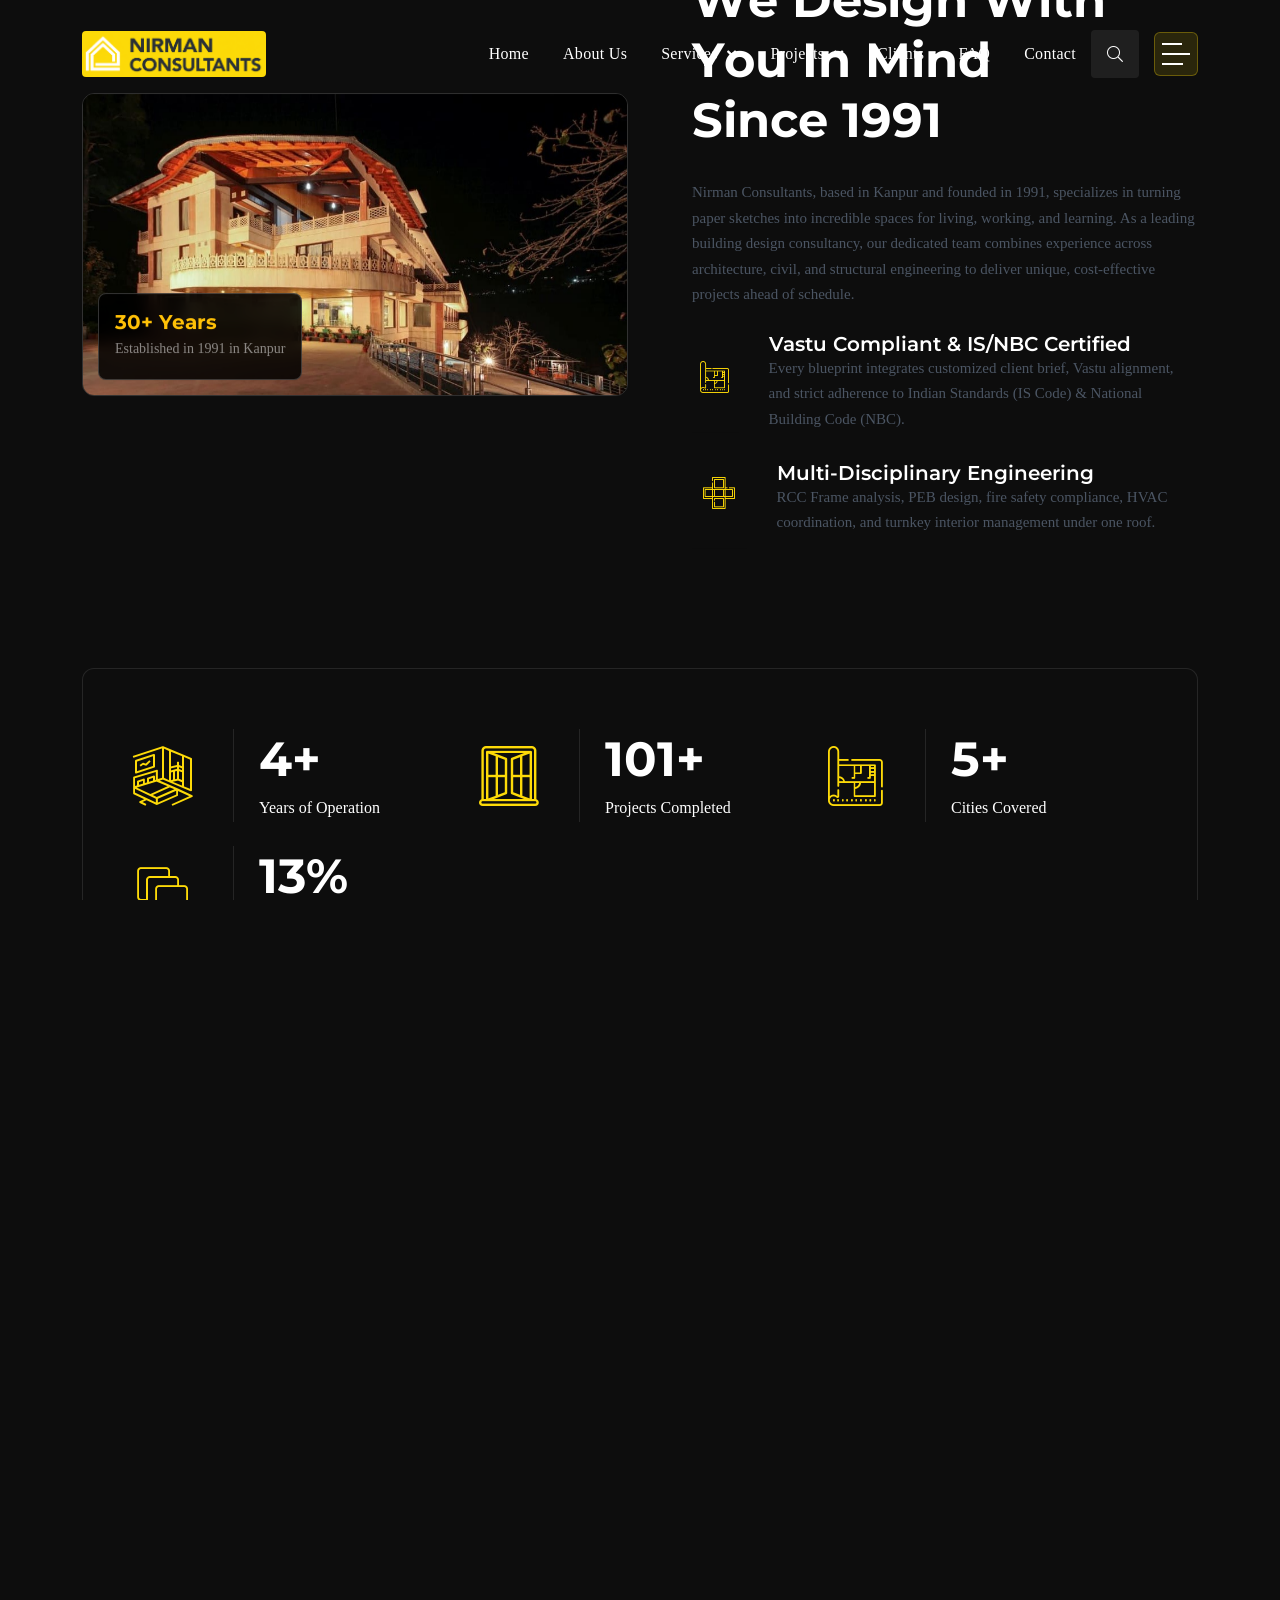
<file: about.html>
<!DOCTYPE html>
<html lang="en">
<head>
    <meta charset="UTF-8">
    <meta http-equiv="X-UA-Compatible" content="IE=edge">
    <meta name="viewport" content="width=device-width, initial-scale=1">
    <meta name="author" content="Nirman Consultants">
    <meta name="description" content="Learn about Nirman Consultants, founded in 1991 in Kanpur by Ajay Gupta (IIT Roorkee). Over 30 years of building design and structural consultancy.">
    <title>About Us | Nirman Consultants Kanpur</title>
    <link rel="shortcut icon" href="assets/img/logo/logo-nirman.png">
    <link rel="stylesheet" href="assets/css/bootstrap.min.css">
    <link rel="stylesheet" href="assets/css/font-awesome.css">
    <link rel="stylesheet" href="assets/css/animate.css">
    <link rel="stylesheet" href="assets/css/splitting.css">
    <link rel="stylesheet" href="assets/css/magnific-popup.css">
    <link rel="stylesheet" href="assets/css/meanmenu.css">
    <link rel="stylesheet" href="assets/css/swiper-bundle.min.css">
    <link rel="stylesheet" href="assets/css/nice-select.css">
    <link rel="stylesheet" href="assets/css/main.css">
    <link rel="stylesheet" href="style.css">
    </head>
<body class="background-black">
    
    <div class="scroll-up">
        <svg class="scroll-circle svg-content" width="100%" height="100%" viewBox="-1 -1 102 102">
            <path d="M50,1 a49,49 0 0,1 0,98 a49,49 0 0,1 0,-98" />
        </svg>
    </div>

    
    <div id="preloader" class="preloader">
        <div class="animation-preloader">
            <div class="spinner"></div>
            <div class="txt-loading">
                <span data-text-preloader="N" class="letters-loading">N</span>
                <span data-text-preloader="I" class="letters-loading">I</span>
                <span data-text-preloader="R" class="letters-loading">R</span>
                <span data-text-preloader="M" class="letters-loading">M</span>
                <span data-text-preloader="A" class="letters-loading">A</span>
                <span data-text-preloader="N" class="letters-loading">N</span>
            </div>
            <p class="text-center">Consultants Kanpur</p>
        </div>
        <div class="loader">
            <div class="row">
                <div class="col-3 loader-section section-left"><div class="bg"></div></div>
                <div class="col-3 loader-section section-left"><div class="bg"></div></div>
                <div class="col-3 loader-section section-right"><div class="bg"></div></div>
                <div class="col-3 loader-section section-right"><div class="bg"></div></div>
            </div>
        </div>
    </div>

    
    <div class="fix-area">
        <div class="offcanvas__info">
            <div class="offcanvas__wrapper">
                <div class="offcanvas__content">
                    <div class="offcanvas__top mb-4 d-flex justify-content-between align-items-center">
                        <div class="offcanvas__logo">
                            <a href="index.html">
                                <img src="assets/img/logo/logo-nirman.png" alt="Nirman Consultants" style="height: 46px; width: auto; border-radius: 4px;">
                            </a>
                        </div>
                        <div class="offcanvas__close">
                            <button><i class="fas fa-times"></i></button>
                        </div>
                    </div>
                    <div class="mobile-menu fix mb-3"></div>
                    <p class="text d-none d-xl-block mb-4">
                        Nirman Consultants, headquartered in Kanpur and founded in 1991 by Ajay Gupta (IIT Roorkee), turns paper sketches into reality with over three decades of building design excellence.
                    </p>
                    <div class="offcanvas__contact">
                        <h4>Head Office</h4>
                        <ul>
                            <li class="d-flex align-items-center">
                                <div class="offcanvas__contact-icon"><i class="fas fa-map-marker-alt"></i></div>
                                <div class="offcanvas__contact-text"><a target="_blank" href="https://maps.google.com/?q=Commerce+Centre+Chunniganj+Kanpur">Commerce Centre, 404, Chunniganj, Kanpur, UP 208001</a></div>
                            </li>
                            <li class="d-flex align-items-center">
                                <div class="offcanvas__contact-icon mr-15"><i class="fas fa-envelope"></i></div>
                                <div class="offcanvas__contact-text"><a href="mailto:nirmanconsultants@hotmail.com">nirmanconsultants@hotmail.com</a></div>
                            </li>
                            <li class="d-flex align-items-center">
                                <div class="offcanvas__contact-icon mr-15"><i class="fas fa-clock"></i></div>
                                <div class="offcanvas__contact-text"><a href="#">Mon - Sat: 10:00 AM - 07:00 PM</a></div>
                            </li>
                            <li class="d-flex align-items-center">
                                <div class="offcanvas__contact-icon mr-15"><i class="fas fa-phone-alt"></i></div>
                                <div class="offcanvas__contact-text"><a href="tel:+919935551326">+91 9935551326 / 7309010336</a></div>
                            </li>
                        </ul>
                        <div class="header-button mt-4">
                            <a href="contact.html" class="theme-btn text-center">Get A Quote</a>
                        </div>
                        <div class="social-icon d-flex align-items-center mt-3">
                            <a href="https://www.linkedin.com" target="_blank" title="LinkedIn"><i class="fab fa-linkedin-in"></i></a>
                            <a href="tel:+919935551326" title="Call Us"><i class="fas fa-phone"></i></a>
                            <a href="mailto:nirmanconsultants@hotmail.com" title="Email Us"><i class="fas fa-envelope"></i></a>
                            <a href="mailto:nirmanconsultant@gmail.com" title="Director Desk"><i class="fas fa-user-tie"></i></a>
                        </div>
                    </div>
                </div>
            </div>
        </div>
    </div>
    <div class="offcanvas__overlay"></div>

    
    <header>
        <div id="header-sticky" class="header-5">
            <div class="container">
                <div class="mega-menu-wrapper">
                    <div class="header-main">
                        <div class="header-left">
                            <div class="logo">
                                <a href="index.html">
                                    <img src="assets/img/logo/logo-nirman.png" alt="Nirman Consultants" style="height: 46px; width: auto; border-radius: 4px;">
                                </a>
                            </div>
                        </div>
                        <div class="header-right d-flex justify-content-end align-items-center">
                            <div class="mean__menu-wrapper">
                                <div class="main-menu">
                                    <nav id="mobile-menu">
                                        <ul>
                                            <li><a href="index.html">Home</a></li>
                                            <li class="active"><a href="about.html">About Us</a></li>
                                            <li class="has-dropdown">
                                                <a href="service.html">Services <i class="fas fa-angle-down"></i></a>
                                                <ul class="submenu">
                                                    <li><a href="service.html">All Services</a></li>
                                                    <li><a href="service-details.html?id=preconstruction">Preconstruction Planning</a></li>
                                                    <li><a href="service-details.html?id=modelling">Architectural Modelling</a></li>
                                                    <li><a href="service-details.html?id=structure">Structure Designing</a></li>
                                                    <li><a href="service-details.html?id=construction">Construction Management</a></li>
                                                    <li><a href="service-details.html?id=sustainability">Sustainability & Green Build</a></li>
                                                    <li><a href="service-details.html?id=interior">Interior Management</a></li>
                                                </ul>
                                            </li>
                                            <li class="has-dropdown">
                                                <a href="project.html">Projects <i class="fas fa-angle-down"></i></a>
                                                <ul class="submenu">
                                                    <li><a href="project.html">Selected Projects</a></li>
                                                    <li><a href="project-details.html">Project Details</a></li>
                                                </ul>
                                            </li>
                                            <li><a href="clients.html">Clients</a></li>
                                            <li><a href="faq.html">FAQ</a></li>
                                            <li><a href="contact.html">Contact</a></li>
                                        </ul>
                                    </nav>
                                </div>
                            </div>
                            <a href="#0" class="search-trigger search-icon"><i class="fal fa-search"></i></a>
                            <div class="header__hamburger d-xl-block my-auto">
                                <div class="sidebar__toggle"><img src="assets/img/bar.svg" alt="menu" loading="lazy" decoding="async"></div>
                            </div>
                            <div class="header-button">
                                <a href="contact.html" class="theme-btn hover-white">Get A Quote <i class="fas fa-long-arrow-right"></i></a>
                            </div>
                        </div>
                    </div>
                </div>
            </div>
        </div>
    </header>

    
    <div class="search-wrap">
        <div class="search-inner">
            <i class="fas fa-times search-close" id="search-close"></i>
            <div class="search-cell">
                <form method="get" action="service.html">
                    <div class="search-field-holder">
                        <input type="search" class="main-search-input" placeholder="Search architecture, structural services...">
                    </div>
                </form>
            </div>
        </div>
    </div>

    <div class="ScrollSmoother-content">
        
        <div class="breadcrumb-wrapper section-padding bg-cover" style="background-image: url('assets/img/breadcrumb.jpg');">
            <div class="container">
                <div class="page-heading">
                    <h1 class="wow fadeInUp" data-wow-delay=".3s">About Us</h1>
                    <ul class="breadcrumb-items wow fadeInUp" data-wow-delay=".5s">
                        <li><a href="index.html">Home</a></li>
                        <li><i class="fas fa-chevron-right"></i></li>
                        <li class="text-warning">About Us</li>
                    </ul>
                </div>
            </div>
        </div>

        
        <section class="about-section fix section-padding">
            <div class="container">
                <div class="about-wrapper mt-0">
                    <div class="row align-items-center">
                        <div class="col-lg-6 wow fadeInUp" data-wow-delay=".3s">
                            <div class="about-image-2 position-relative">
                                <img src="assets/img/nirman/about_bg.jpg" alt="About Nirman Consultants" style="border-radius: 12px; width: 100%; object-fit: cover; max-height: 520px; border: 1px solid rgba(255,255,255,0.15);" loading="lazy" decoding="async">
                                <div class="p-3 position-absolute bottom-0 start-0 m-3" style="background: rgba(0,0,0,0.85); backdrop-filter: blur(8px); border-radius: 8px; border: 1px solid rgba(255,255,255,0.2);">
                                    <h4 class="text-warning mb-0 fw-bold">30+ Years</h4>
                                    <small class="text-white-50">Established in 1991 in Kanpur</small>
                                </div>
                            </div>
                        </div>
                        <div class="col-lg-6 mt-5 mt-lg-0">
                            <div class="about-content style-3">
                                <div class="section-title">
                                    <h6 class="wow fadeInUp text-warning">About Nirman Consultants</h6>
                                    <h2 class="text-white splt-txt wow" data-splitting style="color: #ffffff !important;">
                                        We Design With You In Mind <br> Since 1991
                                    </h2>
                                </div>
                                <p class="mt-3 mt-md-0 text-white wow fadeInUp" data-wow-delay=".5s">
                                    Nirman Consultants, based in Kanpur and founded in 1991, specializes in turning paper sketches into incredible spaces for living, working, and learning. As a leading building design consultancy, our dedicated team combines experience across architecture, civil, and structural engineering to deliver unique, cost-effective projects ahead of schedule.
                                </p>
                                <div class="icon-items wow fadeInUp mt-4" data-wow-delay=".7s">
                                    <div class="icon">
                                        <i class="flaticon-blueprint-1" style="font-size: 32px; color: var(--theme);"></i>
                                    </div>
                                   <div class="content">
                                        <h4 class="text-white">Vastu Compliant & IS/NBC Certified</h4>
                                        <p class="text-white-50">Every blueprint integrates customized client brief, Vastu alignment, and strict adherence to Indian Standards (IS Code) & National Building Code (NBC).</p>
                                   </div>
                                </div>
                                <div class="icon-items wow fadeInUp mt-3" data-wow-delay=".8s">
                                    <div class="icon">
                                        <i class="flaticon-frame-1" style="font-size: 32px; color: var(--theme);"></i>
                                    </div>
                                   <div class="content">
                                        <h4 class="text-white">Multi-Disciplinary Engineering</h4>
                                        <p class="text-white-50">RCC Frame analysis, PEB design, fire safety compliance, HVAC coordination, and turnkey interior management under one roof.</p>
                                   </div>
                                </div>
                            </div>
                        </div>
                    </div>
                </div>
            </div>
        </section>

        
        <section class="counter-section">
            <div class="container">
                <div class="counter-wrapper-2 section-bg-2" style="border-radius: 12px; border: 1px solid rgba(255,255,255,0.1);">
                    <div class="row g-4">
                        <div class="col-xxl-3 col-lg-4 col-md-6 wow fadeInUp" data-wow-delay=".3s">
                            <div class="counter-items-2">
                                <div class="icon"><i class="flaticon-room"></i></div>
                                <div class="content">
                                    <h2><span class="count">30</span>+</h2>
                                    <p>Years of Operation</p>
                                </div>
                            </div>
                        </div>
                        <div class="col-xxl-3 col-lg-4 col-md-6 wow fadeInUp" data-wow-delay=".5s">
                            <div class="counter-items-2">
                                <div class="icon"><i class="flaticon-window-5"></i></div>
                                <div class="content">
                                    <h2><span class="count">800</span>+</h2>
                                    <p>Projects Completed</p>
                                </div>
                            </div>
                        </div>
                        <div class="col-xxl-3 col-lg-4 col-md-6 wow fadeInUp" data-wow-delay=".7s">
                            <div class="counter-items-2">
                                <div class="icon"><i class="flaticon-blueprint-1"></i></div>
                                <div class="content">
                                    <h2><span class="count">40</span>+</h2>
                                    <p>Cities Covered</p>
                                </div>
                            </div>
                        </div>
                        <div class="col-xxl-3 col-lg-4 col-md-6 wow fadeInUp" data-wow-delay=".9s">
                            <div class="counter-items-2">
                                <div class="icon"><i class="flaticon-layer"></i></div>
                                <div class="content">
                                    <h2><span class="count">100</span>%</h2>
                                    <p>IS & NBC Compliance</p>
                                </div>
                            </div>
                        </div>
                    </div>
                </div>
            </div>
        </section>

        
        <section class="team-section fix section-padding">
            <div class="container">
                <div class="section-title text-center mb-5">
                    <h6 class="wow fadeInUp text-warning">Visionary Leadership</h6>
                    <h2 class="text-white splt-txt wow" data-splitting>Technical Expertise Led By Visionary Minds</h2>
                </div>
                <div class="row g-4">
                    
                    <div class="col-xl-3 col-lg-6 col-md-6 wow fadeInUp" data-wow-delay=".3s">
                        <div class="team-box-items active" style="border-radius: 10px; overflow: hidden; background: #181818; border: 1px solid rgba(255,255,255,0.15);">
                            <div class="team-image">
                                <img src="assets/img/nirman/ajay_gupta.jpg" alt="Ajay Gupta - Founder Nirman Consultants" style="height: 320px; width: 100%; object-fit: cover; object-position: top;" loading="lazy" decoding="async">
                            </div>
                            <div class="team-content p-3 text-center">
                                <p class="text-warning mb-1 fw-bold">Founder & Director</p>
                                <h3 class="splt-txt text-white" data-splitting>Ajay Gupta</h3>
                                <small class="text-white-50 d-block">Civil Engineer (IIT Roorkee, 1989)<br>Fellow Member IEI & IVI</small>
                            </div>
                        </div>
                    </div>
                    
                    <div class="col-xl-3 col-lg-6 col-md-6 wow fadeInUp" data-wow-delay=".5s">
                        <div class="team-box-items" style="border-radius: 10px; overflow: hidden; background: #181818; border: 1px solid rgba(255,255,255,0.15);">
                            <div class="team-image">
                                <img src="assets/img/nirman/service_structure.jpg" alt="Structural Engineering Division" style="height: 320px; width: 100%; object-fit: cover;" loading="lazy" decoding="async">
                            </div>
                            <div class="team-content p-3 text-center">
                                <p class="text-warning mb-1 fw-bold">Engineering Division</p>
                                <h3 class="splt-txt text-white" data-splitting>Structural RCC & PEB</h3>
                                <small class="text-white-50 d-block">Seismic load analysis, stability certification & rebar calculations.</small>
                            </div>
                        </div>
                    </div>
                    
                    <div class="col-xl-3 col-lg-6 col-md-6 wow fadeInUp" data-wow-delay=".7s">
                        <div class="team-box-items" style="border-radius: 10px; overflow: hidden; background: #181818; border: 1px solid rgba(255,255,255,0.15);">
                            <div class="team-image">
                                <img src="assets/img/nirman/service_modelling.jpg" alt="Architectural 3D Division" style="height: 320px; width: 100%; object-fit: cover;" loading="lazy" decoding="async">
                            </div>
                            <div class="team-content p-3 text-center">
                                <p class="text-warning mb-1 fw-bold">Design Division</p>
                                <h3 class="splt-txt text-white" data-splitting>Architecture & 3D</h3>
                                <small class="text-white-50 d-block">High-precision 3D walkthroughs, AutoCAD & NBC adherence.</small>
                            </div>
                        </div>
                    </div>
                    
                    <div class="col-xl-3 col-lg-6 col-md-6 wow fadeInUp" data-wow-delay=".9s">
                        <div class="team-box-items" style="border-radius: 10px; overflow: hidden; background: #181818; border: 1px solid rgba(255,255,255,0.15);">
                            <div class="team-image">
                                <img src="assets/img/nirman/service_construction.jpg" alt="Construction Management Division" style="height: 320px; width: 100%; object-fit: cover;" loading="lazy" decoding="async">
                            </div>
                            <div class="team-content p-3 text-center">
                                <p class="text-warning mb-1 fw-bold">Execution Division</p>
                                <h3 class="splt-txt text-white" data-splitting>Project & BOQ Audit</h3>
                                <small class="text-white-50 d-block">Quality audits, bill of quantities, drainage, HVAC & on-time handover.</small>
                            </div>
                        </div>
                    </div>
                </div>
            </div>
        </section>

        
        <section class="testimonial-section-5 fix section-padding pt-0">
            <div class="frame-shape">
                <img src="assets/img/testimonial/frame.png" alt="shape-img" loading="lazy" decoding="async">
            </div>
            <div class="container">
                <div class="testimonial-wrapper-2">
                    <div class="row g-0 align-items-center">
                        <div class="col-lg-6">
                            <div class="testimonial-image bg-cover" style="background-image: url('assets/img/nirman/project_6.jpeg'); height: 420px;"></div>
                        </div>
                        <div class="col-lg-6 mt-5 mt-lg-0">
                            <div class="swiper testimonial-slider-2">
                                <div class="swiper-wrapper">
                                    <div class="swiper-slide">
                                        <div class="testimonial-content">
                                            <div class="client-info">
                                                <h3>Industrial Client Representative</h3>
                                                <span>Hindustan Coca-Cola Bottling</span>
                                            </div>
                                            <p>
                                                "Ajay Gupta and Nirman Consultants bring an extraordinary standard of structural integrity and cost-saving rebar optimization. Their factory stability certifications and compliance with Indian Standards are benchmark-setting."
                                            </p>
                                            <div class="social-icon">
                                                <a href="#"><i class="fas fa-star text-warning me-2"></i></a>
                                                <a href="#"><i class="fas fa-star text-warning me-2"></i></a>
                                                <a href="#"><i class="fas fa-star text-warning me-2"></i></a>
                                                <a href="#"><i class="fas fa-star text-warning me-2"></i></a>
                                                <a href="#"><i class="fas fa-star text-warning"></i></a>
                                            </div>
                                        </div>
                                    </div>
                                    <div class="swiper-slide">
                                        <div class="testimonial-content">
                                            <div class="client-info">
                                                <h3>Commercial Project Head</h3>
                                                <span>Radisson Hotel Kanpur</span>
                                            </div>
                                            <p>
                                                "From NBC fire safety clearances to luxury architectural elevation and structural stability, Nirman Consultants executed our project with technical rigor and unmatched dedication."
                                            </p>
                                            <div class="social-icon">
                                                <a href="#"><i class="fas fa-star text-warning me-2"></i></a>
                                                <a href="#"><i class="fas fa-star text-warning me-2"></i></a>
                                                <a href="#"><i class="fas fa-star text-warning me-2"></i></a>
                                                <a href="#"><i class="fas fa-star text-warning me-2"></i></a>
                                                <a href="#"><i class="fas fa-star text-warning"></i></a>
                                            </div>
                                        </div>
                                    </div>
                                    <div class="swiper-slide">
                                        <div class="testimonial-content">
                                            <div class="client-info">
                                                <h3>Manufacturing Plant Head</h3>
                                                <span>Parle Products</span>
                                            </div>
                                            <p>
                                                "Over 30 years of trust. Their PEB design calculations and heavy load foundation engineering gave us complete confidence for continuous heavy manufacturing operations."
                                            </p>
                                            <div class="social-icon">
                                                <a href="#"><i class="fas fa-star text-warning me-2"></i></a>
                                                <a href="#"><i class="fas fa-star text-warning me-2"></i></a>
                                                <a href="#"><i class="fas fa-star text-warning me-2"></i></a>
                                                <a href="#"><i class="fas fa-star text-warning me-2"></i></a>
                                                <a href="#"><i class="fas fa-star text-warning"></i></a>
                                            </div>
                                        </div>
                                    </div>
                                </div>
                                <div class="array-button">
                                    <button class="array-prev"><i class="fal fa-arrow-left text-white"></i></button>
                                    <button class="array-next"><i class="fal fa-arrow-right"></i></button>
                                </div>
                            </div>
                        </div>
                    </div>
                </div>
            </div>
        </section>

        
        <section class="cta-banner-section-2">
            <div class="container">
                <div class="cta-banner-wrapper-2">
                    <div class="cta-image wow fadeInUp" data-wow-delay=".3s">
                        <img src="assets/img/cta-img.png" alt="Nirman Engineering Team" loading="lazy" decoding="async">
                        <div class="circle-shape">
                            <img src="assets/img/circle-border.png" alt="shape-img" loading="lazy" decoding="async">
                        </div>
                    </div>
                    <div class="section-title-area">
                        <div class="section-title mb-0">
                            <h2 class="wow fadeInUp" data-wow-delay=".5s" style="color: #111111 !important;">
                                Crafting Spaces That <br> Reflect Engineering Excellence
                            </h2>
                        </div>
                        <a href="contact.html" class="theme-btn bg-white padding-style wow fadeInUp" data-wow-delay=".7s">
                            Get In Touch
                            <i class="fas fa-long-arrow-right"></i>
                        </a>
                    </div>
                </div>
            </div>
        </section>

        
        <footer class="footer-section section-bg-2">
            <div class="bg-shape">
                <img src="assets/img/footer-bg-shape.png" alt="shape-img" loading="lazy" decoding="async">
            </div>
            <div class="container">
                <div class="footer-widgets-wrapper style-2">
                    <div class="row">
                        <div class="col-xl-3 col-lg-4 col-md-6 wow fadeInUp" data-wow-delay=".3s">
                            <div class="single-footer-widget">
                                <div class="widget-head">
                                    <a href="index.html">
                                        <img src="assets/img/logo/logo-nirman.png" alt="Nirman Consultants" style="height: 48px; width: auto; border-radius: 4px;">
                                    </a>
                                </div>
                                <div class="footer-content">
                                    <p>
                                        Founded in 1991 by Ajay Gupta (IIT Roorkee). Nirman Consultants has delivered 800+ landmark architectural & structural engineering projects across 40+ cities in India.
                                    </p>
                                    <div class="social-icon">
                                        <a href="https://www.linkedin.com" target="_blank" title="LinkedIn"><i class="fab fa-linkedin-in"></i></a>
                                        <a href="tel:+919935551326" title="Call Us"><i class="fas fa-phone"></i></a>
                                        <a href="mailto:nirmanconsultants@hotmail.com" title="Email Us"><i class="fas fa-envelope"></i></a>
                                    </div>
                                </div>
                            </div>
                        </div>
                        
                        <div class="col-xl-3 col-lg-3 col-md-6 ps-xl-4 wow fadeInUp" data-wow-delay=".5s">
                            <div class="single-footer-widget">
                                <div class="widget-head">
                                    <h3>Quick Links</h3>
                                </div>
                                <ul class="list-items">
                                    <li><a href="about.html"><i class="fas fa-chevron-right"></i> About Us</a></li>
                                    <li><a href="service.html"><i class="fas fa-chevron-right"></i> Architecture & Structural</a></li>
                                    <li><a href="project.html"><i class="fas fa-chevron-right"></i> 800+ Projects</a></li>
                                    <li><a href="clients.html"><i class="fas fa-chevron-right"></i> Corporate Clients</a></li>
                                    <li><a href="faq.html"><i class="fas fa-chevron-right"></i> FAQ & Standards</a></li>
                                    <li><a href="contact.html"><i class="fas fa-chevron-right"></i> Contact Us</a></li>
                                </ul>
                            </div>
                        </div>

                        
                        <div class="col-xl-3 col-lg-3 col-md-6 ps-xl-3 wow fadeInUp" data-wow-delay=".7s">
                            <div class="single-footer-widget">
                                <div class="widget-head">
                                    <h3>Kanpur Head Office</h3>
                                </div>
                                <div class="footer-content">
                                    <div class="contact-info-area-2">
                                        <div class="contact-items mb-3">
                                            <div class="icon">
                                                <i class="fas fa-paper-plane"></i>
                                            </div>
                                            <div class="content">
                                                <p class="mb-0" style="font-size: 14px; line-height: 1.5;">Commerce Centre, 404, Chunniganj, Kanpur, UP 208001</p>
                                            </div>
                                        </div>
                                        <div class="contact-items mb-3">
                                            <div class="icon">
                                                <i class="fas fa-envelope"></i>
                                            </div>
                                            <div class="content">
                                                <div class="footer-email-wrap">
                                                    <a href="mailto:nirmanconsultants@hotmail.com" class="link footer-email-link" title="Official Hotmail">nirmanconsultants@hotmail.com</a>
                                                    <a href="mailto:nirmanconsultant@gmail.com" class="link footer-email-link" title="Direct Gmail">nirmanconsultant@gmail.com</a>
                                                </div>
                                            </div>
                                        </div>
                                        <div class="contact-items">
                                            <div class="icon">
                                                <i class="fas fa-phone-alt"></i>
                                            </div>
                                            <div class="content">
                                                <div class="footer-phone-wrap">
                                                    <a href="tel:+919935551326" class="link footer-phone-link" title="Call Director Desk">+91&nbsp;9935551326</a>
                                                    <a href="tel:+917309010336" class="link footer-phone-link" title="Call Kanpur Office Desk">+91&nbsp;7309010336</a>
                                                </div>
                                            </div>
                                        </div>
                                    </div>
                                </div>
                            </div>
                        </div>

                        
                        <div class="col-xl-3 col-lg-3 col-md-6 wow fadeInUp" data-wow-delay=".9s">
                            <div class="single-footer-widget">
                                <div class="widget-head">
                                    <h3>Direct Consultation</h3>
                                </div>
                                <div class="footer-content">
                                    <p class="mb-3">Connect directly with our engineering team for institutional, industrial or commercial projects.</p>
                                    <div class="d-flex flex-column gap-2">
                                        <button type="button" class="theme-btn hover-white text-center py-2 direct-desk-btn" data-bs-toggle="modal" data-bs-target="#callDeskModal" style="font-size: 14px; width: 100%; border: none;">
                                            <i class="fas fa-phone-alt me-2"></i> Call Director Desk
                                        </button>
                                        <button type="button" class="theme-btn hover-white text-center py-2 project-brief-btn" data-bs-toggle="modal" data-bs-target="#emailBriefModal" style="font-size: 14px; width: 100%; border: none;">
                                            <i class="fas fa-paper-plane me-2"></i> Send Project Brief
                                        </button>
                                    </div>
                                </div>
                            </div>
                        </div>
                    </div>
                </div>
            </div>
            <div class="footer-bottom style-2">
                <div class="container">
                    <div class="footer-wrapper d-flex align-items-center justify-content-between">
                        <p class="wow fadeInLeft text-white" data-wow-delay=".3s">
                            &copy; <a href="index.html" class="text-white">Nirman Consultants</a> Kanpur. All Rights Reserved. Founded 1991.
                        </p>
                        <ul class="footer-menu wow fadeInRight" data-wow-delay=".5s">
                            <li><a href="about.html" class="text-white">About Us</a></li>
                            <li><a href="service.html" class="text-white">Services</a></li>
                            <li><a href="contact.html" class="text-white">Contact</a></li>
                        </ul>
                    </div>
                </div>
            </div>
        </footer>
    </div>

    
    <div class="modal fade" id="callDeskModal" tabindex="-1" aria-labelledby="callDeskModalLabel" aria-hidden="true">
        <div class="modal-dialog modal-dialog-centered">
            <div class="modal-content custom-dark-modal">
                <div class="modal-header border-0 pb-0">
                    <div>
                        <h5 class="modal-title text-white fw-bold d-flex align-items-center" id="callDeskModalLabel">
                            <i class="fas fa-phone-alt me-2" style="color: #FDDA08 !important;"></i> Direct Call Desk
                        </h5>
                        <p class="text-white-50 small mb-0 mt-1">Select a phone number to call Director Desk or Office Desk directly:</p>
                    </div>
                    <button type="button" class="btn-close btn-close-white" data-bs-dismiss="modal" aria-label="Close"></button>
                </div>
                <div class="modal-body pt-3">
                    
                    <div class="contact-option-card mb-3 p-3 rounded">
                        <div class="d-flex justify-content-between align-items-center flex-wrap gap-2">
                            <div>
                                <div class="badge mb-1 fw-bold" style="background-color: #FDDA08 !important; color: #111 !important;">Director Desk</div>
                                <h6 class="text-white mb-1">Ajay Gupta (IIT Roorkee)</h6>
                                <div class="text-white-50 small fw-bold">+91 9935551326</div>
                            </div>
                            <div class="d-flex gap-2">
                                <a href="tel:+919935551326" class="btn btn-sm btn-call-action px-3 py-2">
                                    <i class="fas fa-phone-alt me-1"></i> Call Now
                                </a>
                            </div>
                        </div>
                    </div>

                    
                    <div class="contact-option-card p-3 rounded">
                        <div class="d-flex justify-content-between align-items-center flex-wrap gap-2">
                            <div>
                                <div class="badge bg-secondary text-white mb-1">Kanpur Office Desk</div>
                                <h6 class="text-white mb-1">Chunniganj Head Office</h6>
                                <div class="text-white-50 small fw-bold">+91 7309010336</div>
                            </div>
                            <div class="d-flex gap-2">
                                <a href="tel:+917309010336" class="btn btn-sm btn-call-action px-3 py-2">
                                    <i class="fas fa-phone-alt me-1"></i> Call Now
                                </a>
                            </div>
                        </div>
                    </div>
                </div>
                <div class="modal-footer border-0 pt-0 text-center justify-content-center">
                    <span class="text-white-50 small"><i class="fas fa-clock me-1" style="color: #FDDA08 !important;"></i> Available Mon - Sat: 10:00 AM - 07:00 PM</span>
                </div>
            </div>
        </div>
    </div>

    
    <div class="modal fade" id="emailBriefModal" tabindex="-1" aria-labelledby="emailBriefModalLabel" aria-hidden="true">
        <div class="modal-dialog modal-dialog-centered">
            <div class="modal-content custom-dark-modal">
                <div class="modal-header border-0 pb-0">
                    <div>
                        <h5 class="modal-title text-white fw-bold d-flex align-items-center" id="emailBriefModalLabel">
                            <i class="fas fa-paper-plane me-2" style="color: #FDDA08 !important;"></i> Send Project Brief
                        </h5>
                        <p class="text-white-50 small mb-0 mt-1">Choose your preferred email to send project details & drawings:</p>
                    </div>
                    <button type="button" class="btn-close btn-close-white" data-bs-dismiss="modal" aria-label="Close"></button>
                </div>
                <div class="modal-body pt-3">
                    
                    <div class="contact-option-card mb-3 p-3 rounded">
                        <div class="d-flex justify-content-between align-items-center flex-wrap gap-2">
                            <div>
                                <div class="badge bg-danger text-white mb-1"><i class="fab fa-google me-1"></i> Direct Gmail</div>
                                <h6 class="text-white mb-1">nirmanconsultant@gmail.com</h6>
                                <div class="text-white-50 small">Fast response for design & site briefs</div>
                            </div>
                            <a href="mailto:nirmanconsultant@gmail.com?subject=Project%20Brief%20-%20Nirman%20Consultants&body=Hello%20Nirman%20Consultants%20Team,%0D%0A%0D%0AI%20would%20like%20to%20consult%20regarding%20our%20upcoming%20project.%0D%0A%0D%0AProject%20Location:%0D%0APlot%20Area:%0D%0AContact%20Number:" class="btn btn-sm btn-call-action px-3 py-2">
                                <i class="fas fa-envelope me-1"></i> Open Gmail
                            </a>
                        </div>
                    </div>

                    
                    <div class="contact-option-card mb-3 p-3 rounded">
                        <div class="d-flex justify-content-between align-items-center flex-wrap gap-2">
                            <div>
                                <div class="badge bg-primary text-white mb-1"><i class="fas fa-envelope me-1"></i> Official Hotmail</div>
                                <h6 class="text-white mb-1">nirmanconsultants@hotmail.com</h6>
                                <div class="text-white-50 small">Official corporate & institutional desk</div>
                            </div>
                            <a href="mailto:nirmanconsultants@hotmail.com?subject=Project%20Brief%20-%20Nirman%20Consultants&body=Hello%20Nirman%20Consultants%20Team,%0D%0A%0D%0AI%20would%20like%20to%20consult%20regarding%20our%20upcoming%20project.%0D%0A%0D%0AProject%20Location:%0D%0APlot%20Area:%0D%0AContact%20Number:" class="btn btn-sm btn-call-action px-3 py-2">
                                <i class="fas fa-envelope me-1"></i> Open Hotmail
                            </a>
                        </div>
                    </div>

                    
                    <div class="contact-option-card p-3 rounded" style="background: rgba(253, 218, 8, 0.08) !important; border-color: rgba(253, 218, 8, 0.3) !important;">
                        <div class="d-flex justify-content-between align-items-center flex-wrap gap-2">
                            <div>
                                <div class="badge mb-1 fw-bold" style="background-color: #FDDA08 !important; color: #111 !important;"><i class="fas fa-paper-plane me-1"></i> Send To Both Inboxes</div>
                                <h6 class="text-white mb-1">Gmail & Hotmail Combined</h6>
                                <div class="text-white-50 small">Dispatches email to both addresses simultaneously</div>
                            </div>
                            <a href="mailto:nirmanconsultant@gmail.com,nirmanconsultants@hotmail.com?subject=Project%20Brief%20-%20Nirman%20Consultants&body=Hello%20Nirman%20Consultants%20Team,%0D%0A%0D%0AI%20would%20like%20to%20consult%20regarding%20our%20upcoming%20project.%0D%0A%0D%0AProject%20Location:%0D%0APlot%20Area:%0D%0AContact%20Number:" class="btn btn-sm fw-bold px-3 py-2" style="background-color: #FDDA08 !important; color: #111 !important; border: 1px solid #FDDA08 !important;">
                                <i class="fas fa-paper-plane me-1"></i> Send Both
                            </a>
                        </div>
                    </div>
                </div>
                <div class="modal-footer border-0 pt-0 text-center justify-content-center">
                    <a href="contact.html#consultation-section" class="small text-decoration-none" style="color: #FDDA08 !important;">
                        <i class="fas fa-file-alt me-1"></i> Or submit Online Project Inquiry Form
                    </a>
                </div>
            </div>
        </div>
    </div>

    
    <script src="assets/js/jquery-3.7.1.min.js"></script>
    <script src="assets/js/viewport.jquery.js"></script>
    <script src="assets/js/bootstrap.bundle.min.js"></script>
    <script src="assets/js/jquery.nice-select.min.js"></script>
    <script src="assets/js/jquery.waypoints.js"></script>
    <script src="assets/js/jquery.counterup.min.js"></script>
    <script src="assets/js/swiper-bundle.min.js"></script>
    <script src="assets/js/jquery.meanmenu.min.js"></script>
    <script src="assets/js/splitting.js"></script>
    <script src="assets/js/jquery.magnific-popup.min.js"></script>
    <script src="assets/js/wow.min.js"></script>
    <script src="assets/js/splitting-animation.js"></script>
    <script src="assets/js/gsap/gsap.min.js"></script>
    <script src="assets/js/gsap/ScrollTrigger.min.js"></script>
    <script src="assets/js/gsap/ScrollSmoother.min.js"></script>
    <script src="assets/js/main.js"></script>
    </body>
</html>
</file>
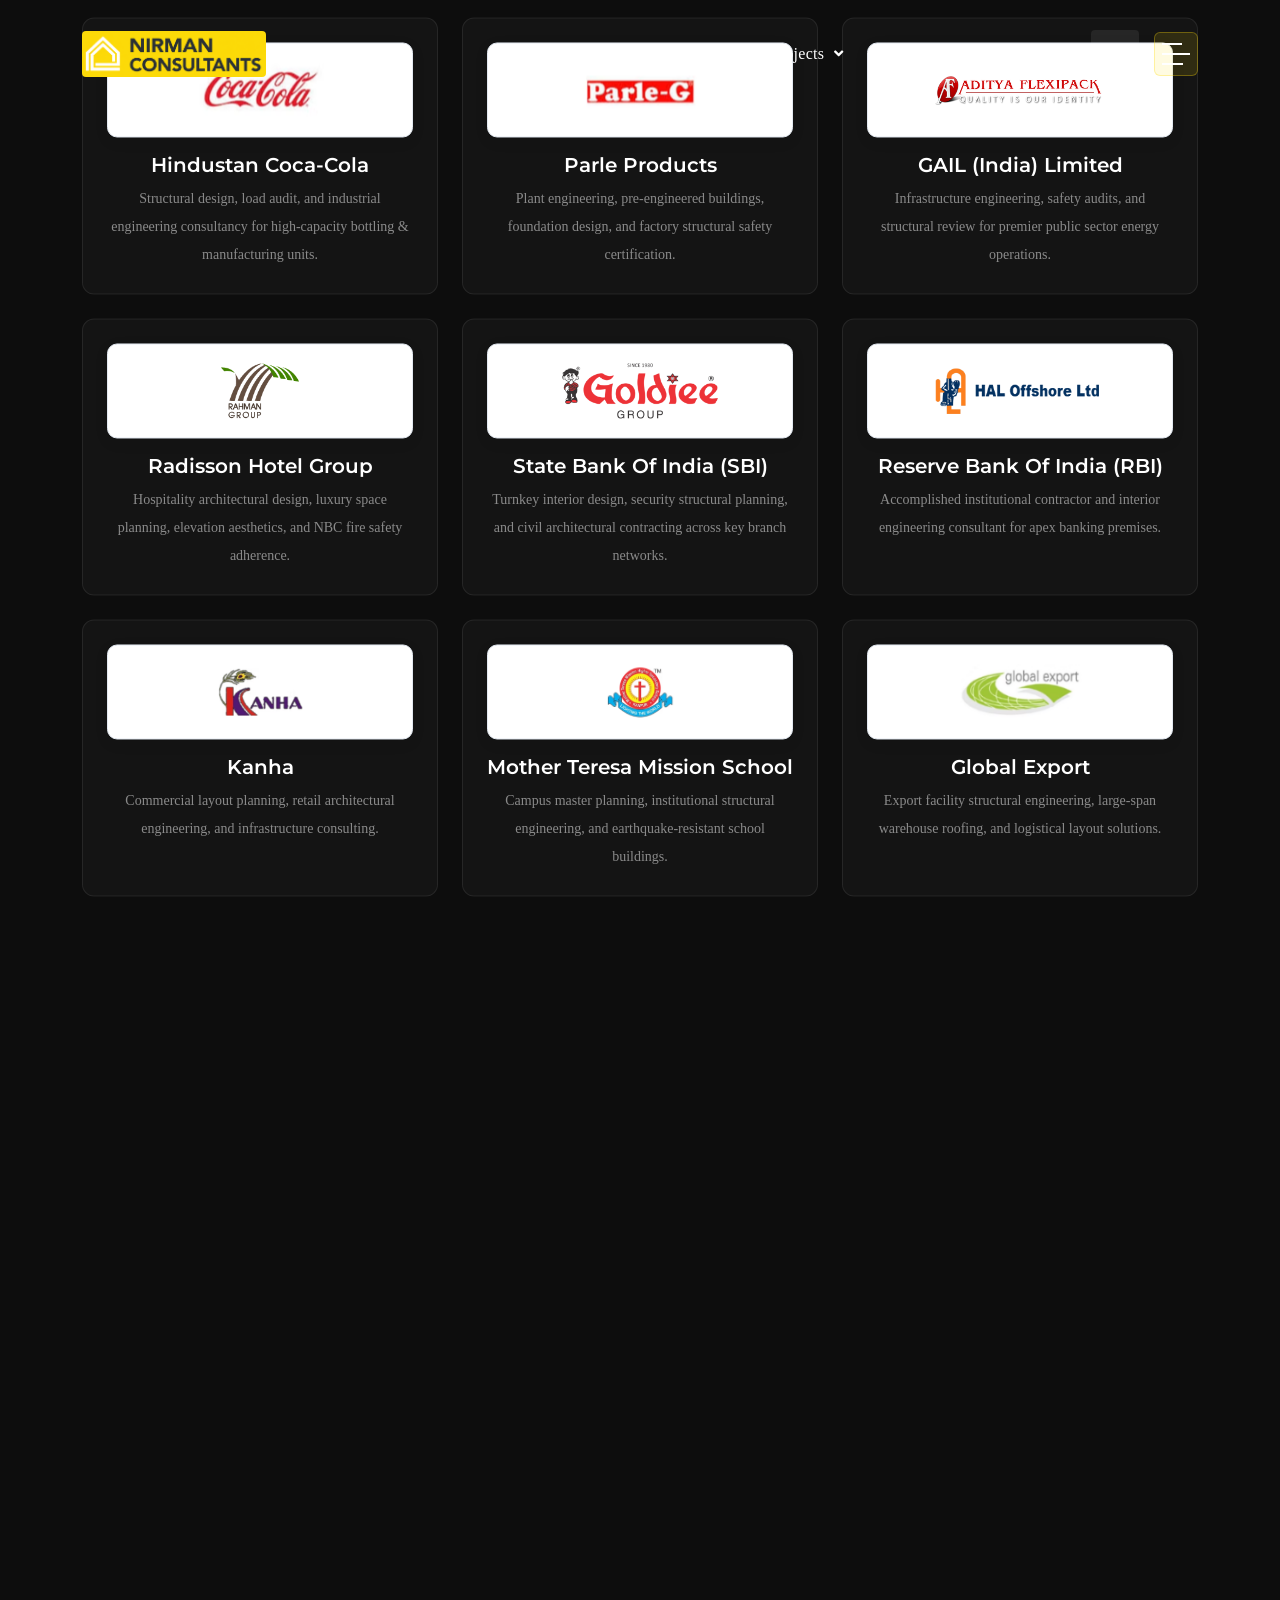
<file: clients.html>
<!DOCTYPE html>
<html lang="en">
<head>
    <meta charset="UTF-8">
    <meta http-equiv="X-UA-Compatible" content="IE=edge">
    <meta name="viewport" content="width=device-width, initial-scale=1">
    <meta name="author" content="Nirman Consultants">
    <meta name="description" content="Prestigious corporate, industrial, and banking clients of Nirman Consultants including Coca-Cola, Parle, GAIL, Radisson, SBI, and RBI.">
    <title>Our Clients | Nirman Consultants Kanpur</title>
    <link rel="shortcut icon" href="assets/img/logo/logo-nirman.png">
    <link rel="stylesheet" href="assets/css/bootstrap.min.css">
    <link rel="stylesheet" href="assets/css/font-awesome.css">
    <link rel="stylesheet" href="assets/css/animate.css">
    <link rel="stylesheet" href="assets/css/splitting.css">
    <link rel="stylesheet" href="assets/css/magnific-popup.css">
    <link rel="stylesheet" href="assets/css/meanmenu.css">
    <link rel="stylesheet" href="assets/css/swiper-bundle.min.css">
    <link rel="stylesheet" href="assets/css/nice-select.css">
    <link rel="stylesheet" href="assets/css/main.css">
    <link rel="stylesheet" href="style.css">
    </head>
<body class="background-black">
    
    <div class="scroll-up">
        <svg class="scroll-circle svg-content" width="100%" height="100%" viewBox="-1 -1 102 102">
            <path d="M50,1 a49,49 0 0,1 0,98 a49,49 0 0,1 0,-98" />
        </svg>
    </div>

    
    <div id="preloader" class="preloader">
        <div class="animation-preloader">
            <div class="spinner"></div>
            <div class="txt-loading">
                <span data-text-preloader="N" class="letters-loading">N</span>
                <span data-text-preloader="I" class="letters-loading">I</span>
                <span data-text-preloader="R" class="letters-loading">R</span>
                <span data-text-preloader="M" class="letters-loading">M</span>
                <span data-text-preloader="A" class="letters-loading">A</span>
                <span data-text-preloader="N" class="letters-loading">N</span>
            </div>
            <p class="text-center">Consultants Kanpur</p>
        </div>
        <div class="loader">
            <div class="row">
                <div class="col-3 loader-section section-left"><div class="bg"></div></div>
                <div class="col-3 loader-section section-left"><div class="bg"></div></div>
                <div class="col-3 loader-section section-right"><div class="bg"></div></div>
                <div class="col-3 loader-section section-right"><div class="bg"></div></div>
            </div>
        </div>
    </div>

    
    <div class="fix-area">
        <div class="offcanvas__info">
            <div class="offcanvas__wrapper">
                <div class="offcanvas__content">
                    <div class="offcanvas__top mb-4 d-flex justify-content-between align-items-center">
                        <div class="offcanvas__logo">
                            <a href="index.html">
                                <img src="assets/img/logo/logo-nirman.png" alt="Nirman Consultants" style="height: 46px; width: auto; border-radius: 4px;">
                            </a>
                        </div>
                        <div class="offcanvas__close">
                            <button><i class="fas fa-times"></i></button>
                        </div>
                    </div>
                    <div class="mobile-menu fix mb-3"></div>
                    <p class="text d-none d-xl-block mb-4">
                        Nirman Consultants, headquartered in Kanpur and founded in 1991 by Ajay Gupta (IIT Roorkee), turns paper sketches into reality with over three decades of building design excellence.
                    </p>
                    <div class="offcanvas__contact">
                        <h4>Head Office</h4>
                        <ul>
                            <li class="d-flex align-items-center">
                                <div class="offcanvas__contact-icon"><i class="fas fa-map-marker-alt"></i></div>
                                <div class="offcanvas__contact-text"><a target="_blank" href="https://maps.google.com/?q=Commerce+Centre+Chunniganj+Kanpur">Commerce Centre, 404, Chunniganj, Kanpur, UP 208001</a></div>
                            </li>
                            <li class="d-flex align-items-center">
                                <div class="offcanvas__contact-icon mr-15"><i class="fas fa-envelope"></i></div>
                                <div class="offcanvas__contact-text"><a href="mailto:nirmanconsultants@hotmail.com">nirmanconsultants@hotmail.com</a></div>
                            </li>
                            <li class="d-flex align-items-center">
                                <div class="offcanvas__contact-icon mr-15"><i class="fas fa-clock"></i></div>
                                <div class="offcanvas__contact-text"><a href="#">Mon - Sat: 10:00 AM - 07:00 PM</a></div>
                            </li>
                            <li class="d-flex align-items-center">
                                <div class="offcanvas__contact-icon mr-15"><i class="fas fa-phone-alt"></i></div>
                                <div class="offcanvas__contact-text"><a href="tel:+919935551326">+91 9935551326 / 7309010336</a></div>
                            </li>
                        </ul>
                        <div class="header-button mt-4">
                            <a href="contact.html" class="theme-btn text-center">Get A Quote</a>
                        </div>
                        <div class="social-icon d-flex align-items-center mt-3">
                            <a href="https://www.linkedin.com" target="_blank" title="LinkedIn"><i class="fab fa-linkedin-in"></i></a>
                            <a href="tel:+919935551326" title="Call Us"><i class="fas fa-phone"></i></a>
                            <a href="mailto:nirmanconsultants@hotmail.com" title="Email Us"><i class="fas fa-envelope"></i></a>
                            <a href="mailto:nirmanconsultant@gmail.com" title="Director Desk"><i class="fas fa-user-tie"></i></a>
                        </div>
                    </div>
                </div>
            </div>
        </div>
    </div>
    <div class="offcanvas__overlay"></div>

    
    <header>
        <div id="header-sticky" class="header-5">
            <div class="container">
                <div class="mega-menu-wrapper">
                    <div class="header-main">
                        <div class="header-left">
                            <div class="logo">
                                <a href="index.html">
                                    <img src="assets/img/logo/logo-nirman.png" alt="Nirman Consultants" style="height: 46px; width: auto; border-radius: 4px;">
                                </a>
                            </div>
                        </div>
                        <div class="header-right d-flex justify-content-end align-items-center">
                            <div class="mean__menu-wrapper">
                                <div class="main-menu">
                                    <nav id="mobile-menu">
                                        <ul>
                                            <li><a href="index.html">Home</a></li>
                                            <li><a href="about.html">About Us</a></li>
                                            <li class="has-dropdown">
                                                <a href="service.html">Services <i class="fas fa-angle-down"></i></a>
                                                <ul class="submenu">
                                                    <li><a href="service.html">All Services</a></li>
                                                    <li><a href="service-details.html?id=preconstruction">Preconstruction Planning</a></li>
                                                    <li><a href="service-details.html?id=modelling">Architectural Modelling</a></li>
                                                    <li><a href="service-details.html?id=structure">Structure Designing</a></li>
                                                    <li><a href="service-details.html?id=construction">Construction Management</a></li>
                                                    <li><a href="service-details.html?id=sustainability">Sustainability & Green Build</a></li>
                                                    <li><a href="service-details.html?id=interior">Interior Management</a></li>
                                                </ul>
                                            </li>
                                            <li class="has-dropdown">
                                                <a href="project.html">Projects <i class="fas fa-angle-down"></i></a>
                                                <ul class="submenu">
                                                    <li><a href="project.html">Selected Projects</a></li>
                                                    <li><a href="project-details.html">Project Details</a></li>
                                                </ul>
                                            </li>
                                            <li class="active"><a href="clients.html">Clients</a></li>
                                            <li><a href="faq.html">FAQ</a></li>
                                            <li><a href="contact.html">Contact</a></li>
                                        </ul>
                                    </nav>
                                </div>
                            </div>
                            <a href="#0" class="search-trigger search-icon"><i class="fal fa-search"></i></a>
                            <div class="header__hamburger d-xl-block my-auto">
                                <div class="sidebar__toggle"><img src="assets/img/bar.svg" alt="menu" loading="lazy" decoding="async"></div>
                            </div>
                            <div class="header-button">
                                <a href="contact.html" class="theme-btn hover-white">Get A Quote <i class="fas fa-long-arrow-right"></i></a>
                            </div>
                        </div>
                    </div>
                </div>
            </div>
        </div>
    </header>

    
    <div class="search-wrap">
        <div class="search-inner">
            <i class="fas fa-times search-close" id="search-close"></i>
            <div class="search-cell">
                <form method="get" action="service.html">
                    <div class="search-field-holder">
                        <input type="search" class="main-search-input" placeholder="Search architecture, structural services...">
                    </div>
                </form>
            </div>
        </div>
    </div>

    <div class="ScrollSmoother-content">
        
        <div class="breadcrumb-wrapper section-padding bg-cover" style="background-image: url('assets/img/breadcrumb.jpg');">
            <div class="container">
                <div class="page-heading">
                    <h1 class="wow fadeInUp" data-wow-delay=".3s">Our Clients</h1>
                    <ul class="breadcrumb-items wow fadeInUp" data-wow-delay=".5s">
                        <li><a href="index.html">Home</a></li>
                        <li><i class="fas fa-chevron-right"></i></li>
                        <li class="text-warning">Our Clients</li>
                    </ul>
                </div>
            </div>
        </div>

        
        <section class="brand-section section-padding">
            <div class="container">
                <div class="section-title text-center mb-5">
                    <h6 class="wow fadeInUp text-warning">Trusted Partnerships Since 1991</h6>
                    <h2 class="text-white splt-txt wow" data-splitting>Renowned Corporate, Industrial & Banking Clients</h2>
                    <p class="text-white-50 mt-2">Over 30 years of delivering engineering solutions to multinational corporations, public sector giants, and financial institutions.</p>
                </div>
                <div class="row g-4">
                    <div class="col-lg-4 col-md-6 wow fadeInUp" data-wow-delay=".2s">
                        <div class="p-4 text-center h-100" style="background: #141414; border-radius: 12px; border: 1px solid rgba(255,255,255,0.08); transition: all 0.3s ease;">
                            <div class="d-flex align-items-center justify-content-center p-3 mb-3 client-logo-box" style="background: #ffffff; border-radius: 10px; min-height: 95px; border: 1px solid #e2e8f0; box-shadow: 0 4px 12px rgba(0,0,0,0.08);">
                                <img src="assets/img/nirman/client_cocacola_new.png" alt="Coca Cola" style="max-height: 55px; max-width: 170px; object-fit: contain; border-radius: 4px;" loading="lazy" decoding="async">
                            </div>
                            <h4 class="text-white mb-2">Hindustan Coca-Cola</h4>
                            <p class="text-white-50 mb-0" style="font-size: 14px;">Structural design, load audit, and industrial engineering consultancy for high-capacity bottling & manufacturing units.</p>
                        </div>
                    </div>
                    <div class="col-lg-4 col-md-6 wow fadeInUp" data-wow-delay=".3s">
                        <div class="p-4 text-center h-100" style="background: #141414; border-radius: 12px; border: 1px solid rgba(255,255,255,0.08); transition: all 0.3s ease;">
                            <div class="d-flex align-items-center justify-content-center p-3 mb-3 client-logo-box" style="background: #ffffff; border-radius: 10px; min-height: 95px; border: 1px solid #e2e8f0; box-shadow: 0 4px 12px rgba(0,0,0,0.08);">
                                <img src="assets/img/nirman/client_parle_g.png" alt="Parle-G Products" style="max-height: 55px; max-width: 170px; object-fit: contain; border-radius: 4px;" loading="lazy" decoding="async">
                            </div>
                            <h4 class="text-white mb-2">Parle Products</h4>
                            <p class="text-white-50 mb-0" style="font-size: 14px;">Plant engineering, pre-engineered buildings, foundation design, and factory structural safety certification.</p>
                        </div>
                    </div>
                    <div class="col-lg-4 col-md-6 wow fadeInUp" data-wow-delay=".4s">
                        <div class="p-4 text-center h-100" style="background: #141414; border-radius: 12px; border: 1px solid rgba(255,255,255,0.08); transition: all 0.3s ease;">
                            <div class="d-flex align-items-center justify-content-center p-3 mb-3 client-logo-box" style="background: #ffffff; border-radius: 10px; min-height: 95px; border: 1px solid #e2e8f0; box-shadow: 0 4px 12px rgba(0,0,0,0.08);">
                                <img src="assets/img/nirman/client_gail.png" alt="GAIL India" style="max-height: 55px; max-width: 170px; object-fit: contain;" loading="lazy" decoding="async">
                            </div>
                            <h4 class="text-white mb-2">GAIL (India) Limited</h4>
                            <p class="text-white-50 mb-0" style="font-size: 14px;">Infrastructure engineering, safety audits, and structural review for premier public sector energy operations.</p>
                        </div>
                    </div>
                    <div class="col-lg-4 col-md-6 wow fadeInUp" data-wow-delay=".2s">
                        <div class="p-4 text-center h-100" style="background: #141414; border-radius: 12px; border: 1px solid rgba(255,255,255,0.08); transition: all 0.3s ease;">
                            <div class="d-flex align-items-center justify-content-center p-3 mb-3 client-logo-box" style="background: #ffffff; border-radius: 10px; min-height: 95px; border: 1px solid #e2e8f0; box-shadow: 0 4px 12px rgba(0,0,0,0.08);">
                                <img src="assets/img/nirman/client_radisson.png" alt="Radisson Hotel" style="max-height: 55px; max-width: 170px; object-fit: contain;" loading="lazy" decoding="async">
                            </div>
                            <h4 class="text-white mb-2">Radisson Hotel Group</h4>
                            <p class="text-white-50 mb-0" style="font-size: 14px;">Hospitality architectural design, luxury space planning, elevation aesthetics, and NBC fire safety adherence.</p>
                        </div>
                    </div>
                    <div class="col-lg-4 col-md-6 wow fadeInUp" data-wow-delay=".3s">
                        <div class="p-4 text-center h-100" style="background: #141414; border-radius: 12px; border: 1px solid rgba(255,255,255,0.08); transition: all 0.3s ease;">
                            <div class="d-flex align-items-center justify-content-center p-3 mb-3 client-logo-box" style="background: #ffffff; border-radius: 10px; min-height: 95px; border: 1px solid #e2e8f0; box-shadow: 0 4px 12px rgba(0,0,0,0.08);">
                                <img src="assets/img/nirman/client_sbi.png" alt="State Bank of India" style="max-height: 55px; max-width: 170px; object-fit: contain;" loading="lazy" decoding="async">
                            </div>
                            <h4 class="text-white mb-2">State Bank of India (SBI)</h4>
                            <p class="text-white-50 mb-0" style="font-size: 14px;">Turnkey interior design, security structural planning, and civil architectural contracting across key branch networks.</p>
                        </div>
                    </div>
                    <div class="col-lg-4 col-md-6 wow fadeInUp" data-wow-delay=".4s">
                        <div class="p-4 text-center h-100" style="background: #141414; border-radius: 12px; border: 1px solid rgba(255,255,255,0.08); transition: all 0.3s ease;">
                            <div class="d-flex align-items-center justify-content-center p-3 mb-3 client-logo-box" style="background: #ffffff; border-radius: 10px; min-height: 95px; border: 1px solid #e2e8f0; box-shadow: 0 4px 12px rgba(0,0,0,0.08);">
                                <img src="assets/img/nirman/client_rbi.png" alt="Reserve Bank of India" style="max-height: 55px; max-width: 170px; object-fit: contain;" loading="lazy" decoding="async">
                            </div>
                            <h4 class="text-white mb-2">Reserve Bank of India (RBI)</h4>
                            <p class="text-white-50 mb-0" style="font-size: 14px;">Accomplished institutional contractor and interior engineering consultant for apex banking premises.</p>
                        </div>
                    </div>
                    <div class="col-lg-4 col-md-6 wow fadeInUp" data-wow-delay=".2s">
                        <div class="p-4 text-center h-100" style="background: #141414; border-radius: 12px; border: 1px solid rgba(255,255,255,0.08); transition: all 0.3s ease;">
                            <div class="d-flex align-items-center justify-content-center p-3 mb-3 client-logo-box" style="background: #ffffff; border-radius: 10px; min-height: 95px; border: 1px solid #e2e8f0; box-shadow: 0 4px 12px rgba(0,0,0,0.08);">
                                <img src="assets/img/nirman/client_kanha.png" alt="Kanha" style="max-height: 55px; max-width: 170px; object-fit: contain;" loading="lazy" decoding="async">
                            </div>
                            <h4 class="text-white mb-2">Kanha</h4>
                            <p class="text-white-50 mb-0" style="font-size: 14px;">Commercial layout planning, retail architectural engineering, and infrastructure consulting.</p>
                        </div>
                    </div>
                    <div class="col-lg-4 col-md-6 wow fadeInUp" data-wow-delay=".3s">
                        <div class="p-4 text-center h-100" style="background: #141414; border-radius: 12px; border: 1px solid rgba(255,255,255,0.08); transition: all 0.3s ease;">
                            <div class="d-flex align-items-center justify-content-center p-3 mb-3 client-logo-box" style="background: #ffffff; border-radius: 10px; min-height: 95px; border: 1px solid #e2e8f0; box-shadow: 0 4px 12px rgba(0,0,0,0.08);">
                                <img src="assets/img/nirman/client_mother_teresa.png" alt="Mother Teresa Mission School" style="max-height: 55px; max-width: 170px; object-fit: contain;" loading="lazy" decoding="async">
                            </div>
                            <h4 class="text-white mb-2">Mother Teresa Mission School</h4>
                            <p class="text-white-50 mb-0" style="font-size: 14px;">Campus master planning, institutional structural engineering, and earthquake-resistant school buildings.</p>
                        </div>
                    </div>
                    <div class="col-lg-4 col-md-6 wow fadeInUp" data-wow-delay=".4s">
                        <div class="p-4 text-center h-100" style="background: #141414; border-radius: 12px; border: 1px solid rgba(255,255,255,0.08); transition: all 0.3s ease;">
                            <div class="d-flex align-items-center justify-content-center p-3 mb-3 client-logo-box" style="background: #ffffff; border-radius: 10px; min-height: 95px; border: 1px solid #e2e8f0; box-shadow: 0 4px 12px rgba(0,0,0,0.08);">
                                <img src="assets/img/nirman/client_global_export.png" alt="Global Export" style="max-height: 55px; max-width: 170px; object-fit: contain;" loading="lazy" decoding="async">
                            </div>
                            <h4 class="text-white mb-2">Global Export</h4>
                            <p class="text-white-50 mb-0" style="font-size: 14px;">Export facility structural engineering, large-span warehouse roofing, and logistical layout solutions.</p>
                        </div>
                    </div>
                    <div class="col-lg-4 col-md-6 wow fadeInUp" data-wow-delay=".2s">
                        <div class="p-4 text-center h-100" style="background: #141414; border-radius: 12px; border: 1px solid rgba(255,255,255,0.08); transition: all 0.3s ease;">
                            <div class="d-flex align-items-center justify-content-center p-3 mb-3 client-logo-box" style="background: #ffffff; border-radius: 10px; min-height: 95px; border: 1px solid #e2e8f0; box-shadow: 0 4px 12px rgba(0,0,0,0.08);">
                                <img src="assets/img/nirman/client_saba.png" alt="SABA" style="max-height: 55px; max-width: 170px; object-fit: contain;" loading="lazy" decoding="async">
                            </div>
                            <h4 class="text-white mb-2">SABA</h4>
                            <p class="text-white-50 mb-0" style="font-size: 14px;">Industrial structural designing, heavy equipment foundation engineering, and compliance certifications.</p>
                        </div>
                    </div>
                    <div class="col-lg-4 col-md-6 wow fadeInUp" data-wow-delay=".3s">
                        <div class="p-4 text-center h-100" style="background: #141414; border-radius: 12px; border: 1px solid rgba(255,255,255,0.08); transition: all 0.3s ease;">
                            <div class="d-flex align-items-center justify-content-center p-3 mb-3 client-logo-box" style="background: #ffffff; border-radius: 10px; min-height: 95px; border: 1px solid #e2e8f0; box-shadow: 0 4px 12px rgba(0,0,0,0.08);">
                                <img src="assets/img/nirman/client_rahul.png" alt="Rahul Sweets" style="max-height: 55px; max-width: 170px; object-fit: contain;" loading="lazy" decoding="async">
                            </div>
                            <h4 class="text-white mb-2">Rahul Sweets & Namkeen</h4>
                            <p class="text-white-50 mb-0" style="font-size: 14px;">Food processing facility design, hygienic flooring engineering, and commercial showroom infrastructure.</p>
                        </div>
                    </div>
                    <div class="col-lg-4 col-md-6 wow fadeInUp" data-wow-delay=".4s">
                        <div class="p-4 text-center h-100" style="background: #141414; border-radius: 12px; border: 1px solid rgba(255,255,255,0.08); transition: all 0.3s ease;">
                            <div class="d-flex align-items-center justify-content-center p-3 mb-3 client-logo-box" style="background: #ffffff; border-radius: 10px; min-height: 95px; border: 1px solid #e2e8f0; box-shadow: 0 4px 12px rgba(0,0,0,0.08);">
                                <img src="assets/img/nirman/client_kadak_family.png" alt="Kadak Family Tea" style="max-height: 55px; max-width: 170px; object-fit: contain;" loading="lazy" decoding="async">
                            </div>
                            <h4 class="text-white mb-2">Kadak Family</h4>
                            <p class="text-white-50 mb-0" style="font-size: 14px;">Blending & packaging industrial plant civil architecture and structural auditing.</p>
                        </div>
                    </div>
                    <div class="col-lg-4 col-md-6 wow fadeInUp" data-wow-delay=".2s">
                        <div class="p-4 text-center h-100" style="background: #141414; border-radius: 12px; border: 1px solid rgba(255,255,255,0.08); transition: all 0.3s ease;">
                            <div class="d-flex align-items-center justify-content-center p-3 mb-3 client-logo-box" style="background: #ffffff; border-radius: 10px; min-height: 95px; border: 1px solid #e2e8f0; box-shadow: 0 4px 12px rgba(0,0,0,0.08);">
                                <img src="assets/img/nirman/client_kdma.png" alt="KDMA International" style="max-height: 55px; max-width: 170px; object-fit: contain;" loading="lazy" decoding="async">
                            </div>
                            <h4 class="text-white mb-2">KDMA International</h4>
                            <p class="text-white-50 mb-0" style="font-size: 14px;">Modern educational institution building architecture, auditoriums, and campus development.</p>
                        </div>
                    </div>
                    <div class="col-lg-4 col-md-6 wow fadeInUp" data-wow-delay=".3s">
                        <div class="p-4 text-center h-100" style="background: #141414; border-radius: 12px; border: 1px solid rgba(255,255,255,0.08); transition: all 0.3s ease;">
                            <div class="d-flex align-items-center justify-content-center p-3 mb-3 client-logo-box" style="background: #ffffff; border-radius: 10px; min-height: 95px; border: 1px solid #e2e8f0; box-shadow: 0 4px 12px rgba(0,0,0,0.08);">
                                <img src="assets/img/nirman/client_nri_city.png" alt="Vinayak Shree NRI City" style="max-height: 55px; max-width: 170px; object-fit: contain;" loading="lazy" decoding="async">
                            </div>
                            <h4 class="text-white mb-2">Vinayak Shree NRI City</h4>
                            <p class="text-white-50 mb-0" style="font-size: 14px;">Township planning, high-end residential engineering, and integrated infrastructure development.</p>
                        </div>
                    </div>
                    <div class="col-lg-4 col-md-6 wow fadeInUp" data-wow-delay=".4s">
                        <div class="p-4 text-center h-100" style="background: #141414; border-radius: 12px; border: 1px solid rgba(255,255,255,0.08); transition: all 0.3s ease;">
                            <div class="d-flex align-items-center justify-content-center p-3 mb-3 client-logo-box" style="background: #ffffff; border-radius: 10px; min-height: 95px; border: 1px solid #e2e8f0; box-shadow: 0 4px 12px rgba(0,0,0,0.08);">
                                <img src="assets/img/nirman/client_badshah.png" alt="Namkeen Ka Badshah" style="max-height: 55px; max-width: 170px; object-fit: contain;" loading="lazy" decoding="async">
                            </div>
                            <h4 class="text-white mb-2">Namkeen Ka Badshah</h4>
                            <p class="text-white-50 mb-0" style="font-size: 14px;">Automated production facility structural design, heavy-duty floor slabs, and ventilation management.</p>
                        </div>
                    </div>
                    <div class="col-lg-4 col-md-6 wow fadeInUp" data-wow-delay=".2s">
                        <div class="p-4 text-center h-100" style="background: #141414; border-radius: 12px; border: 1px solid rgba(255,255,255,0.08); transition: all 0.3s ease;">
                            <div class="d-flex align-items-center justify-content-center p-3 mb-3 client-logo-box" style="background: #ffffff; border-radius: 10px; min-height: 95px; border: 1px solid #e2e8f0; box-shadow: 0 4px 12px rgba(0,0,0,0.08);">
                                <img src="assets/img/nirman/client_aamod.png" alt="Aamod Resorts" style="max-height: 55px; max-width: 170px; object-fit: contain;" loading="lazy" decoding="async">
                            </div>
                            <h4 class="text-white mb-2">Aamod Resorts</h4>
                            <p class="text-white-50 mb-0" style="font-size: 14px;">Eco-resort architectural designing, landscape integration, and luxury hospitality engineering.</p>
                        </div>
                    </div>
                </div>
            </div>
        </section>

        
        <section class="counter-section">
            <div class="container">
                <div class="counter-wrapper-2 section-bg-2" style="border-radius: 12px; border: 1px solid rgba(255,255,255,0.1);">
                    <div class="row g-4">
                        <div class="col-xxl-3 col-lg-4 col-md-6"><div class="counter-items-2"><div class="icon"><i class="flaticon-room"></i></div><div class="content"><h2><span class="count">30</span>+</h2><p>Years of Operation</p></div></div></div>
                        <div class="col-xxl-3 col-lg-4 col-md-6"><div class="counter-items-2"><div class="icon"><i class="flaticon-window-5"></i></div><div class="content"><h2><span class="count">800</span>+</h2><p>Projects Completed</p></div></div></div>
                        <div class="col-xxl-3 col-lg-4 col-md-6"><div class="counter-items-2"><div class="icon"><i class="flaticon-blueprint-1"></i></div><div class="content"><h2><span class="count">40</span>+</h2><p>Cities Covered</p></div></div></div>
                        <div class="col-xxl-3 col-lg-4 col-md-6"><div class="counter-items-2"><div class="icon"><i class="flaticon-layer"></i></div><div class="content"><h2><span class="count">100</span>%</h2><p>IS & NBC Compliance</p></div></div></div>
                    </div>
                </div>
            </div>
        </section>

        
        <section class="cta-banner-section-5 fix section-padding">
            <div class="container">
                <div class="cta-banner-wrapper-3">
                    <div class="dot-shape">
                        <img src="assets/img/dot-shape.png" alt="shape-img" loading="lazy" decoding="async">
                    </div>
                    <div class="content">
                        <h2 class="splt-txt text-white" data-splitting>Partner With Nirman Consultants <br> For Your Next Landmark Project</h2>
                        <p class="text-white-50 mt-2">Get corporate or industrial consultancy directly from Director Ajay Gupta.</p>
                        <div class="d-flex gap-3 mt-4 flex-wrap">
                            <a href="contact.html" class="theme-btn hover-white">Consult With Our Experts <i class="fas fa-long-arrow-right"></i></a>
                            <a href="tel:+919935551326" class="theme-btn hover-white">Call: +91 9935551326 <i class="fas fa-long-arrow-right"></i></a>
                        </div>
                    </div>
                    <div class="icon d-none d-lg-block">
                        <img src="assets/img/email-2.svg" alt="Inquire" loading="lazy" decoding="async">
                    </div>
                </div>
            </div>
        </section>

        
        <footer class="footer-section section-bg-2">
            <div class="bg-shape">
                <img src="assets/img/footer-bg-shape.png" alt="shape-img" loading="lazy" decoding="async">
            </div>
            <div class="container">
                <div class="footer-widgets-wrapper style-2">
                    <div class="row">
                        <div class="col-xl-3 col-lg-4 col-md-6 wow fadeInUp" data-wow-delay=".3s">
                            <div class="single-footer-widget">
                                <div class="widget-head">
                                    <a href="index.html">
                                        <img src="assets/img/logo/logo-nirman.png" alt="Nirman Consultants" style="height: 48px; width: auto; border-radius: 4px;">
                                    </a>
                                </div>
                                <div class="footer-content">
                                    <p>
                                        Founded in 1991 by Ajay Gupta (IIT Roorkee). Nirman Consultants has delivered 800+ landmark architectural & structural engineering projects across 40+ cities in India.
                                    </p>
                                    <div class="social-icon">
                                        <a href="https://www.linkedin.com" target="_blank" title="LinkedIn"><i class="fab fa-linkedin-in"></i></a>
                                        <a href="tel:+919935551326" title="Call Us"><i class="fas fa-phone"></i></a>
                                        <a href="mailto:nirmanconsultants@hotmail.com" title="Email Us"><i class="fas fa-envelope"></i></a>
                                    </div>
                                </div>
                            </div>
                        </div>
                        
                        <div class="col-xl-3 col-lg-3 col-md-6 ps-xl-4 wow fadeInUp" data-wow-delay=".5s">
                            <div class="single-footer-widget">
                                <div class="widget-head">
                                    <h3>Quick Links</h3>
                                </div>
                                <ul class="list-items">
                                    <li><a href="about.html"><i class="fas fa-chevron-right"></i> About Us</a></li>
                                    <li><a href="service.html"><i class="fas fa-chevron-right"></i> Architecture & Structural</a></li>
                                    <li><a href="project.html"><i class="fas fa-chevron-right"></i> 800+ Projects</a></li>
                                    <li><a href="clients.html"><i class="fas fa-chevron-right"></i> Corporate Clients</a></li>
                                    <li><a href="faq.html"><i class="fas fa-chevron-right"></i> FAQ & Standards</a></li>
                                    <li><a href="contact.html"><i class="fas fa-chevron-right"></i> Contact Us</a></li>
                                </ul>
                            </div>
                        </div>

                        
                        <div class="col-xl-3 col-lg-3 col-md-6 ps-xl-3 wow fadeInUp" data-wow-delay=".7s">
                            <div class="single-footer-widget">
                                <div class="widget-head">
                                    <h3>Kanpur Head Office</h3>
                                </div>
                                <div class="footer-content">
                                    <div class="contact-info-area-2">
                                        <div class="contact-items mb-3">
                                            <div class="icon">
                                                <i class="fas fa-paper-plane"></i>
                                            </div>
                                            <div class="content">
                                                <p class="mb-0" style="font-size: 14px; line-height: 1.5;">Commerce Centre, 404, Chunniganj, Kanpur, UP 208001</p>
                                            </div>
                                        </div>
                                        <div class="contact-items mb-3">
                                            <div class="icon">
                                                <i class="fas fa-envelope"></i>
                                            </div>
                                            <div class="content">
                                                <div class="footer-email-wrap">
                                                    <a href="mailto:nirmanconsultants@hotmail.com" class="link footer-email-link" title="Official Hotmail">nirmanconsultants@hotmail.com</a>
                                                    <a href="mailto:nirmanconsultant@gmail.com" class="link footer-email-link" title="Direct Gmail">nirmanconsultant@gmail.com</a>
                                                </div>
                                            </div>
                                        </div>
                                        <div class="contact-items">
                                            <div class="icon">
                                                <i class="fas fa-phone-alt"></i>
                                            </div>
                                            <div class="content">
                                                <div class="footer-phone-wrap">
                                                    <a href="tel:+919935551326" class="link footer-phone-link" title="Call Director Desk">+91&nbsp;9935551326</a>
                                                    <a href="tel:+917309010336" class="link footer-phone-link" title="Call Kanpur Office Desk">+91&nbsp;7309010336</a>
                                                </div>
                                            </div>
                                        </div>
                                    </div>
                                </div>
                            </div>
                        </div>

                        
                        <div class="col-xl-3 col-lg-3 col-md-6 wow fadeInUp" data-wow-delay=".9s">
                            <div class="single-footer-widget">
                                <div class="widget-head">
                                    <h3>Direct Consultation</h3>
                                </div>
                                <div class="footer-content">
                                    <p class="mb-3">Connect directly with our engineering team for institutional, industrial or commercial projects.</p>
                                    <div class="d-flex flex-column gap-2">
                                        <button type="button" class="theme-btn hover-white text-center py-2 direct-desk-btn" data-bs-toggle="modal" data-bs-target="#callDeskModal" style="font-size: 14px; width: 100%; border: none;">
                                            <i class="fas fa-phone-alt me-2"></i> Call Director Desk
                                        </button>
                                        <button type="button" class="theme-btn hover-white text-center py-2 project-brief-btn" data-bs-toggle="modal" data-bs-target="#emailBriefModal" style="font-size: 14px; width: 100%; border: none;">
                                            <i class="fas fa-paper-plane me-2"></i> Send Project Brief
                                        </button>
                                    </div>
                                </div>
                            </div>
                        </div>
                    </div>
                </div>
            </div>
            <div class="footer-bottom style-2">
                <div class="container">
                    <div class="footer-wrapper d-flex align-items-center justify-content-between">
                        <p class="wow fadeInLeft text-white" data-wow-delay=".3s">
                            &copy; <a href="index.html" class="text-white">Nirman Consultants</a> Kanpur. All Rights Reserved. Founded 1991.
                        </p>
                        <ul class="footer-menu wow fadeInRight" data-wow-delay=".5s">
                            <li><a href="about.html" class="text-white">About Us</a></li>
                            <li><a href="service.html" class="text-white">Services</a></li>
                            <li><a href="contact.html" class="text-white">Contact</a></li>
                        </ul>
                    </div>
                </div>
            </div>
        </footer>
    </div>

    
    <script src="assets/js/jquery-3.7.1.min.js"></script>
    <script src="assets/js/viewport.jquery.js"></script>
    <script src="assets/js/bootstrap.bundle.min.js"></script>
    <script src="assets/js/jquery.nice-select.min.js"></script>
    <script src="assets/js/jquery.waypoints.js"></script>
    <script src="assets/js/jquery.counterup.min.js"></script>
    <script src="assets/js/swiper-bundle.min.js"></script>
    <script src="assets/js/jquery.meanmenu.min.js"></script>
    <script src="assets/js/splitting.js"></script>
    <script src="assets/js/jquery.magnific-popup.min.js"></script>
    <script src="assets/js/wow.min.js"></script>
    <script src="assets/js/splitting-animation.js"></script>
    <script src="assets/js/gsap/gsap.min.js"></script>
    <script src="assets/js/gsap/ScrollTrigger.min.js"></script>
    <script src="assets/js/gsap/ScrollSmoother.min.js"></script>
    
    <script src="assets/js/main.js"></script>
    
    
    <div class="modal fade" id="callDeskModal" tabindex="-1" aria-labelledby="callDeskModalLabel" aria-hidden="true">
        <div class="modal-dialog modal-dialog-centered">
            <div class="modal-content custom-dark-modal">
                <div class="modal-header border-0 pb-0">
                    <div>
                        <h5 class="modal-title text-white fw-bold d-flex align-items-center" id="callDeskModalLabel">
                            <i class="fas fa-phone-alt me-2" style="color: #FDDA08 !important;"></i> Direct Call Desk
                        </h5>
                        <p class="text-white-50 small mb-0 mt-1">Select a phone number to call Director Desk or Office Desk directly:</p>
                    </div>
                    <button type="button" class="btn-close btn-close-white" data-bs-dismiss="modal" aria-label="Close"></button>
                </div>
                <div class="modal-body pt-3">
                    <div class="contact-option-card mb-3 p-3 rounded">
                        <div class="d-flex justify-content-between align-items-center flex-wrap gap-2">
                            <div>
                                <div class="badge mb-1 fw-bold" style="background-color: #FDDA08 !important; color: #111 !important;">Director Desk</div>
                                <h6 class="text-white mb-1">Ajay Gupta (IIT Roorkee)</h6>
                                <div class="text-white-50 small fw-bold">+91 9935551326</div>
                            </div>
                            <div class="d-flex gap-2">
                                <a href="tel:+919935551326" class="btn btn-sm btn-call-action px-3 py-2">
                                    <i class="fas fa-phone-alt me-1"></i> Call Now
                                </a>
                            </div>
                        </div>
                    </div>

                    <div class="contact-option-card p-3 rounded">
                        <div class="d-flex justify-content-between align-items-center flex-wrap gap-2">
                            <div>
                                <div class="badge bg-secondary text-white mb-1">Kanpur Office Desk</div>
                                <h6 class="text-white mb-1">Chunniganj Head Office</h6>
                                <div class="text-white-50 small fw-bold">+91 7309010336</div>
                            </div>
                            <div class="d-flex gap-2">
                                <a href="tel:+917309010336" class="btn btn-sm btn-call-action px-3 py-2">
                                    <i class="fas fa-phone-alt me-1"></i> Call Now
                                </a>
                            </div>
                        </div>
                    </div>
                </div>
                <div class="modal-footer border-0 pt-0 text-center justify-content-center">
                    <span class="text-white-50 small"><i class="fas fa-clock me-1" style="color: #FDDA08 !important;"></i> Available Mon - Sat: 10:00 AM - 07:00 PM</span>
                </div>
            </div>
        </div>
    </div>

    
    <div class="modal fade" id="emailBriefModal" tabindex="-1" aria-labelledby="emailBriefModalLabel" aria-hidden="true">
        <div class="modal-dialog modal-dialog-centered">
            <div class="modal-content custom-dark-modal">
                <div class="modal-header border-0 pb-0">
                    <div>
                        <h5 class="modal-title text-white fw-bold d-flex align-items-center" id="emailBriefModalLabel">
                            <i class="fas fa-paper-plane me-2" style="color: #FDDA08 !important;"></i> Send Project Brief
                        </h5>
                        <p class="text-white-50 small mb-0 mt-1">Choose your preferred email to send project details & drawings:</p>
                    </div>
                    <button type="button" class="btn-close btn-close-white" data-bs-dismiss="modal" aria-label="Close"></button>
                </div>
                <div class="modal-body pt-3">
                    <div class="contact-option-card mb-3 p-3 rounded">
                        <div class="d-flex justify-content-between align-items-center flex-wrap gap-2">
                            <div>
                                <div class="badge bg-danger text-white mb-1"><i class="fab fa-google me-1"></i> Direct Gmail</div>
                                <h6 class="text-white mb-1">nirmanconsultant@gmail.com</h6>
                                <div class="text-white-50 small">Fast response for design & site briefs</div>
                            </div>
                            <a href="mailto:nirmanconsultant@gmail.com?subject=Project%20Brief%20-%20Nirman%20Consultants&body=Hello%20Nirman%20Consultants%20Team,%0D%0A%0D%0AI%20would%20like%20to%20consult%20regarding%20our%20upcoming%20project.%0D%0A%0D%0AProject%20Location:%0D%0APlot%20Area:%0D%0AContact%20Number:" class="btn btn-sm btn-call-action px-3 py-2">
                                <i class="fas fa-envelope me-1"></i> Open Gmail
                            </a>
                        </div>
                    </div>

                    <div class="contact-option-card mb-3 p-3 rounded">
                        <div class="d-flex justify-content-between align-items-center flex-wrap gap-2">
                            <div>
                                <div class="badge bg-primary text-white mb-1"><i class="fas fa-envelope me-1"></i> Official Hotmail</div>
                                <h6 class="text-white mb-1">nirmanconsultants@hotmail.com</h6>
                                <div class="text-white-50 small">Official corporate & institutional desk</div>
                            </div>
                            <a href="mailto:nirmanconsultants@hotmail.com?subject=Project%20Brief%20-%20Nirman%20Consultants&body=Hello%20Nirman%20Consultants%20Team,%0D%0A%0D%0AI%20would%20like%20to%20consult%20regarding%20our%20upcoming%20project.%0D%0A%0D%0AProject%20Location:%0D%0APlot%20Area:%0D%0AContact%20Number:" class="btn btn-sm btn-call-action px-3 py-2">
                                <i class="fas fa-envelope me-1"></i> Open Hotmail
                            </a>
                        </div>
                    </div>

                    <div class="contact-option-card p-3 rounded" style="background: rgba(253, 218, 8, 0.08) !important; border-color: rgba(253, 218, 8, 0.3) !important;">
                        <div class="d-flex justify-content-between align-items-center flex-wrap gap-2">
                            <div>
                                <div class="badge mb-1 fw-bold" style="background-color: #FDDA08 !important; color: #111 !important;"><i class="fas fa-paper-plane me-1"></i> Send To Both Inboxes</div>
                                <h6 class="text-white mb-1">Gmail & Hotmail Combined</h6>
                                <div class="text-white-50 small">Dispatches email to both addresses simultaneously</div>
                            </div>
                            <a href="mailto:nirmanconsultant@gmail.com,nirmanconsultants@hotmail.com?subject=Project%20Brief%20-%20Nirman%20Consultants&body=Hello%20Nirman%20Consultants%20Team,%0D%0A%0D%0AI%20would%20like%20to%20consult%20regarding%20our%20upcoming%20project.%0D%0A%0D%0AProject%20Location:%0D%0APlot%20Area:%0D%0AContact%20Number:" class="btn btn-sm fw-bold px-3 py-2" style="background-color: #FDDA08 !important; color: #111 !important; border: 1px solid #FDDA08 !important;">
                                <i class="fas fa-paper-plane me-1"></i> Send Both
                            </a>
                        </div>
                    </div>
                </div>
                <div class="modal-footer border-0 pt-0 text-center justify-content-center">
                    <a href="contact.html#consultation-section" class="small text-decoration-none" style="color: #FDDA08 !important;">
                        <i class="fas fa-file-alt me-1"></i> Or submit Online Project Inquiry Form
                    </a>
                </div>
            </div>
        </div>
    </div>
</body>
</html>
</file>
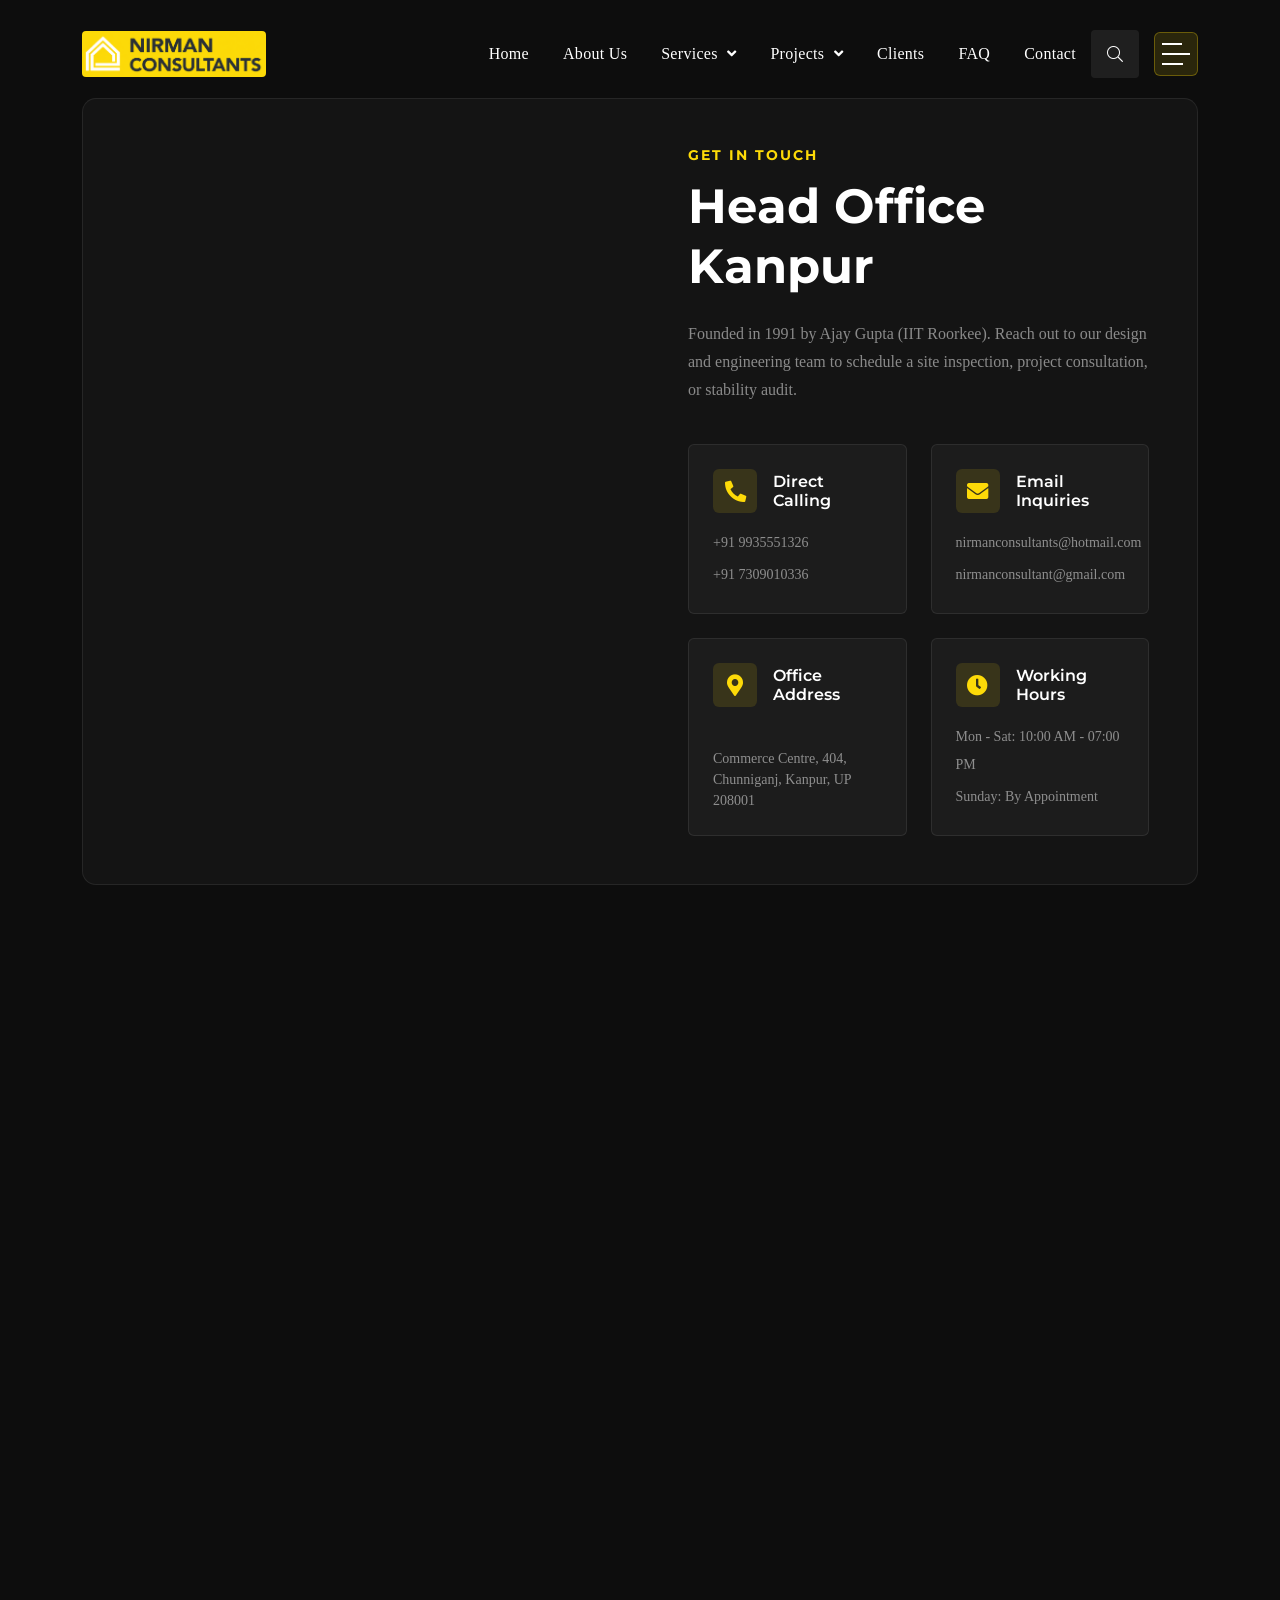
<file: contact.html>
<!DOCTYPE html>
<html lang="en">
    
    <head>
        
        <meta charset="UTF-8">
        <meta http-equiv="X-UA-Compatible" content="IE=edge">
        <meta name="viewport" content="width=device-width, initial-scale=1">
        <meta name="author" content="Nirman Consultants">
        <meta name="description" content="Contact Nirman Consultants Kanpur. Architectural & Structural engineering consultation at Commerce Centre, Chunniganj, Kanpur. Call +91 9935551326.">
        
        <title>Contact Us | Nirman Consultants Kanpur</title>
        
        <link rel="shortcut icon" href="assets/img/logo/logo-nirman.png">
        
        <link rel="stylesheet" href="assets/css/bootstrap.min.css">
        
        <link rel="stylesheet" href="assets/css/font-awesome.css">
        
        <link rel="stylesheet" href="assets/css/animate.css">
        
        <link rel="stylesheet" href="assets/css/splitting.css">
        
        <link rel="stylesheet" href="assets/css/magnific-popup.css">
        
        <link rel="stylesheet" href="assets/css/meanmenu.css">
        
        <link rel="stylesheet" href="assets/css/swiper-bundle.min.css">
        
        <link rel="stylesheet" href="assets/css/nice-select.css">
        
        <link rel="stylesheet" href="assets/css/main.css">
        
        <link rel="stylesheet" href="style.css">
            </head>

    <body class="background-black">

        
        <div class="scroll-up">
            <svg class="scroll-circle svg-content" width="100%" height="100%" viewBox="-1 -1 102 102">
                <path d="M50,1 a49,49 0 0,1 0,98 a49,49 0 0,1 0,-98" />
            </svg>
        </div>

        
        <div id="preloader" class="preloader">
            <div class="animation-preloader">
                <div class="spinner"></div>
                <div class="txt-loading">
                    <span data-text-preloader="N" class="letters-loading">N</span>
                    <span data-text-preloader="I" class="letters-loading">I</span>
                    <span data-text-preloader="R" class="letters-loading">R</span>
                    <span data-text-preloader="M" class="letters-loading">M</span>
                    <span data-text-preloader="A" class="letters-loading">A</span>
                    <span data-text-preloader="N" class="letters-loading">N</span>
                </div>
                <p class="text-center">Consultants Kanpur</p>
            </div>
            <div class="loader">
                <div class="row">
                    <div class="col-3 loader-section section-left"><div class="bg"></div></div>
                    <div class="col-3 loader-section section-left"><div class="bg"></div></div>
                    <div class="col-3 loader-section section-right"><div class="bg"></div></div>
                    <div class="col-3 loader-section section-right"><div class="bg"></div></div>
                </div>
            </div>
        </div>

        
        <div class="fix-area">
            <div class="offcanvas__info">
                <div class="offcanvas__wrapper">
                    <div class="offcanvas__content">
                        <div class="offcanvas__top mb-4 d-flex justify-content-between align-items-center">
                            <div class="offcanvas__logo">
                                <a href="index.html">
                                    <img src="assets/img/logo/logo-nirman.png" alt="Nirman Consultants" style="height: 46px; width: auto; border-radius: 4px;">
                                </a>
                            </div>
                            <div class="offcanvas__close">
                                <button><i class="fas fa-times"></i></button>
                            </div>
                        </div>

                        <div class="mobile-menu fix mb-3"></div>
                        <p class="text d-none d-xl-block mb-4">
                            Nirman Consultants, headquartered in Kanpur and founded in 1991 by Ajay Gupta (IIT Roorkee), turns paper sketches into reality with over three decades of building design and structural excellence.
                        </p>
                        <div class="offcanvas__contact">
                            <h4>Head Office</h4>
                            <ul>
                                <li class="d-flex align-items-center">
                                    <div class="offcanvas__contact-icon">
                                        <i class="fas fa-map-marker-alt"></i>
                                    </div>
                                    <div class="offcanvas__contact-text">
                                        <a target="_blank" href="https://maps.google.com/?q=Commerce+Centre+Chunniganj+Kanpur">Commerce Centre, 404, Chunniganj, Kanpur, UP 208001</a>
                                    </div>
                                </li>
                                <li class="d-flex align-items-center">
                                    <div class="offcanvas__contact-icon mr-15">
                                        <i class="fas fa-envelope"></i>
                                    </div>
                                    <div class="offcanvas__contact-text">
                                        <a href="mailto:nirmanconsultants@hotmail.com">nirmanconsultants@hotmail.com</a>
                                    </div>
                                </li>
                                <li class="d-flex align-items-center">
                                    <div class="offcanvas__contact-icon mr-15">
                                        <i class="fas fa-clock"></i>
                                    </div>
                                    <div class="offcanvas__contact-text">
                                        <a href="#">Mon - Sat: 10:00 AM - 07:00 PM</a>
                                    </div>
                                </li>
                                <li class="d-flex align-items-center">
                                    <div class="offcanvas__contact-icon mr-15">
                                        <i class="fas fa-phone-alt"></i>
                                    </div>
                                    <div class="offcanvas__contact-text">
                                        <a href="tel:+919935551326">+91 9935551326 / 7309010336</a>
                                    </div>
                                </li>
                            </ul>
                            <div class="header-button mt-4">
                                <a href="contact.html" class="theme-btn text-center">
                                    Get A Quote
                                </a>
                            </div>
                            <div class="social-icon d-flex align-items-center mt-3">
                                <a href="https://www.linkedin.com" target="_blank" title="LinkedIn"><i class="fab fa-linkedin-in"></i></a>
                                <a href="tel:+919935551326" title="Call Us"><i class="fas fa-phone"></i></a>
                                <a href="mailto:nirmanconsultants@hotmail.com" title="Email Us"><i class="fas fa-envelope"></i></a>
                                <a href="mailto:nirmanconsultant@gmail.com" title="Director Desk"><i class="fas fa-user-tie"></i></a>
                            </div>
                        </div>
                    </div>
                </div>
            </div>
        </div>
        <div class="offcanvas__overlay"></div>

        
        <header>
            <div id="header-sticky" class="header-5">
                <div class="container">
                    <div class="mega-menu-wrapper">
                        <div class="header-main">
                            <div class="header-left">
                                <div class="logo">
                                    <a href="index.html">
                                        <img src="assets/img/logo/logo-nirman.png" alt="Nirman Consultants" style="height: 46px; width: auto; border-radius: 4px;">
                                    </a>
                                </div>
                            </div>
                            <div class="header-right d-flex justify-content-end align-items-center">
                                <div class="mean__menu-wrapper">
                                    <div class="main-menu">
                                        <nav id="mobile-menu">
                                            <ul>
                                                <li>
                                                    <a href="index.html">Home</a>
                                                </li>
                                                <li>
                                                    <a href="about.html">About Us</a>
                                                </li>
                                                <li class="has-dropdown">
                                                    <a href="service.html">
                                                        Services
                                                        <i class="fas fa-angle-down"></i>
                                                    </a>
                                                    <ul class="submenu">
                                                        <li><a href="service.html">All Services</a></li>
                                                        <li><a href="service-details.html?id=preconstruction">Preconstruction Planning</a></li>
                                                        <li><a href="service-details.html?id=modelling">Architectural Modelling</a></li>
                                                        <li><a href="service-details.html?id=structure">Structure Designing</a></li>
                                                        <li><a href="service-details.html?id=construction">Construction Management</a></li>
                                                        <li><a href="service-details.html?id=sustainability">Sustainability & Green Build</a></li>
                                                        <li><a href="service-details.html?id=interior">Interior Management</a></li>
                                                    </ul>
                                                </li>
                                                <li class="has-dropdown">
                                                    <a href="project.html">
                                                        Projects
                                                        <i class="fas fa-angle-down"></i>
                                                    </a>
                                                    <ul class="submenu">
                                                        <li><a href="project.html">Selected Projects</a></li>
                                                        <li><a href="project-details.html">Project Details</a></li>
                                                    </ul>
                                                </li>
                                                <li>
                                                    <a href="clients.html">Clients</a>
                                                </li>
                                                <li>
                                                    <a href="faq.html">FAQ</a>
                                                </li>
                                                <li class="active">
                                                    <a href="contact.html">Contact</a>
                                                </li>
                                            </ul>
                                        </nav>
                                    </div>
                                </div>
                                <a href="#0" class="search-trigger search-icon"><i class="fal fa-search"></i></a>
                                <div class="header__hamburger d-xl-block my-auto">
                                    <div class="sidebar__toggle">
                                        <img src="assets/img/bar.svg" alt="menu" loading="lazy" decoding="async">
                                    </div>
                                </div>
                                <div class="header-button">
                                    <a href="contact.html" class="theme-btn hover-white">Get A Quote <i class="fas fa-long-arrow-right"></i></a>
                                </div>
                            </div>
                        </div>
                    </div>
                </div>
            </div>
        </header>

        
        <div class="search-wrap">
            <div class="search-inner">
                <i class="fas fa-times search-close" id="search-close"></i>
                <div class="search-cell">
                    <form method="get" action="service.html">
                        <div class="search-field-holder">
                            <input type="search" class="main-search-input" placeholder="Search architecture, structural services...">
                        </div>
                    </form>
                </div>
            </div>
        </div>

        <div class="ScrollSmoother-content">
            
            <div class="breadcrumb-wrapper section-padding bg-cover" style="background-image: url('assets/img/breadcrumb.jpg');">
                <div class="container">
                    <div class="page-heading">
                        <h1 class="wow fadeInUp" data-wow-delay=".3s">Contact Us</h1>
                        <ul class="breadcrumb-items wow fadeInUp" data-wow-delay=".5s">
                            <li><a href="index.html">Home</a></li>
                            <li><i class="fas fa-chevron-right"></i></li>
                            <li class="text-white">Contact Us</li>
                        </ul>
                    </div>
                </div>
            </div>

            
            <section class="contact-Info-section section-padding pb-80 fix">
                <div class="container">
                    <div class="contact-info-wrapper" style="border: 1px solid rgba(255,255,255,0.08); border-radius: 14px; overflow: hidden; background: #141414;">
                        <div class="row g-0">
                            
                            <div class="col-xl-6 col-lg-6">
                                <div class="google-map h-100" style="min-height: 480px;">
                                    <iframe 
                                        src="https://maps.google.com/maps?q=Commerce%20Centre,%20Chunniganj,%20Kanpur&t=&z=15&ie=UTF8&iwloc=&output=embed" 
                                        style="border:0; width: 100%; height: 100%; min-height: 480px; filter: grayscale(80%) invert(90%) contrast(120%);" 
                                        allowfullscreen="" 
                                        loading="lazy">
                                    </iframe>
                                </div>
                            </div>

                            
                            <div class="col-xl-6 col-lg-6">
                                <div class="contact-info-content p-4 p-md-5">
                                    <div class="section-title mb-4">
                                        <h6 class="wow fadeInUp" style="color: #FDDA08 !important; font-size: 14px; font-weight: 700; letter-spacing: 2px;">GET IN TOUCH</h6>
                                        <h2 class="splt-txt wow text-white" data-splitting>Head Office Kanpur</h2>
                                    </div>
                                    <p class="text-white-50 wow fadeInUp mb-4" data-wow-delay=".4s">
                                        Founded in 1991 by Ajay Gupta (IIT Roorkee). Reach out to our design and engineering team to schedule a site inspection, project consultation, or stability audit.
                                    </p>
                                    
                                    <div class="contact-info-area">
                                        <div class="row g-4">
                                            
                                            <div class="col-md-6 d-flex flex-column wow fadeInUp" data-wow-delay=".2s">
                                                <div class="contact-info-items p-4 rounded h-100 w-100 d-flex flex-column justify-content-between" style="background: #1c1c1c; border: 1px solid rgba(255,255,255,0.08); min-height: 150px;">
                                                    <div class="d-flex align-items-center mb-3">
                                                        <div class="icon me-3 rounded" style="background: rgba(253, 218, 8,0.12); width: 44px; height: 44px; display: flex; align-items: center; justify-content: center; flex-shrink: 0;">
                                                            <i class="fas fa-phone-alt fa-lg" style="color: #FDDA08;"></i>
                                                        </div>
                                                        <h5 class="text-white mb-0" style="font-size: 16px;">Direct Calling</h5>
                                                    </div>
                                                    <div class="content mt-auto">
                                                        <p class="mb-1 small"><a href="tel:+919935551326" class="text-white-50">+91 9935551326</a></p>
                                                        <p class="mb-0 small"><a href="tel:+917309010336" class="text-white-50">+91 7309010336</a></p>
                                                    </div>
                                                </div>
                                            </div>

                                            
                                            <div class="col-md-6 d-flex flex-column wow fadeInUp" data-wow-delay=".4s">
                                                <div class="contact-info-items p-4 rounded h-100 w-100 d-flex flex-column justify-content-between" style="background: #1c1c1c; border: 1px solid rgba(255,255,255,0.08); min-height: 150px;">
                                                    <div class="d-flex align-items-center mb-3">
                                                        <div class="icon me-3 rounded" style="background: rgba(253, 218, 8,0.12); width: 44px; height: 44px; display: flex; align-items: center; justify-content: center; flex-shrink: 0;">
                                                            <i class="fas fa-envelope fa-lg" style="color: #FDDA08;"></i>
                                                        </div>
                                                        <h5 class="text-white mb-0" style="font-size: 16px;">Email Inquiries</h5>
                                                    </div>
                                                    <div class="content mt-auto">
                                                        <p class="mb-1 small"><a href="mailto:nirmanconsultants@hotmail.com" class="text-white-50">nirmanconsultants@hotmail.com</a></p>
                                                        <p class="mb-0 small"><a href="mailto:nirmanconsultant@gmail.com" class="text-white-50">nirmanconsultant@gmail.com</a></p>
                                                    </div>
                                                </div>
                                            </div>

                                            
                                            <div class="col-md-6 d-flex flex-column wow fadeInUp" data-wow-delay=".6s">
                                                <div class="contact-info-items p-4 rounded h-100 w-100 d-flex flex-column justify-content-between" style="background: #1c1c1c; border: 1px solid rgba(255,255,255,0.08); min-height: 150px;">
                                                    <div class="d-flex align-items-center mb-3">
                                                        <div class="icon me-3 rounded" style="background: rgba(253, 218, 8,0.12); width: 44px; height: 44px; display: flex; align-items: center; justify-content: center; flex-shrink: 0;">
                                                            <i class="fas fa-map-marker-alt fa-lg" style="color: #FDDA08;"></i>
                                                        </div>
                                                        <h5 class="text-white mb-0" style="font-size: 16px;">Office Address</h5>
                                                    </div>
                                                    <div class="content mt-auto">
                                                        <p class="text-white-50 mb-0 small" style="line-height: 1.5;">Commerce Centre, 404, Chunniganj, Kanpur, UP 208001</p>
                                                    </div>
                                                </div>
                                            </div>

                                            
                                            <div class="col-md-6 d-flex flex-column wow fadeInUp" data-wow-delay=".8s">
                                                <div class="contact-info-items p-4 rounded h-100 w-100 d-flex flex-column justify-content-between" style="background: #1c1c1c; border: 1px solid rgba(255,255,255,0.08); min-height: 150px;">
                                                    <div class="d-flex align-items-center mb-3">
                                                        <div class="icon me-3 rounded" style="background: rgba(253, 218, 8,0.12); width: 44px; height: 44px; display: flex; align-items: center; justify-content: center; flex-shrink: 0;">
                                                            <i class="fas fa-clock fa-lg" style="color: #FDDA08;"></i>
                                                        </div>
                                                        <h5 class="text-white mb-0" style="font-size: 16px;">Working Hours</h5>
                                                    </div>
                                                    <div class="content mt-auto">
                                                        <p class="text-white-50 mb-1 small">Mon - Sat: 10:00 AM - 07:00 PM</p>
                                                        <p class="text-white-50 mb-0 small">Sunday: By Appointment</p>
                                                    </div>
                                                </div>
                                            </div>
                                        </div>
                                    </div>
                                </div>
                            </div>
                        </div>
                    </div>
                </div>
            </section>

            
            <!-- Looking For Urgent Site Consultation Banner -->
            <section class="cta-banner-section-5 fix section-padding pt-0 pb-0">
                <div class="container">
                    <div class="cta-banner-wrapper-3" style="background: linear-gradient(135deg, #1c1c1c, #0d0d0d); border: 1px solid rgba(255,255,255,0.12); border-radius: 12px; padding: 45px 50px;">
                        <div class="content">
                            <h2 class="splt-txt wow text-white" data-splitting>Looking For Urgent Site Consultation?</h2>
                            <p class="text-white-50 mt-2">Call Director Ajay Gupta's desk in Kanpur directly or connect with our structural team.</p>
                            <div class="d-flex gap-3 mt-4 flex-wrap">
                                <a href="contact.html#inquiry" class="theme-btn hover-white">Consult With Our Experts <i class="fas fa-long-arrow-right"></i></a>
                                <a href="tel:+919935551326" class="theme-btn hover-white">Call: +91 9935551326 <i class="fas fa-long-arrow-right"></i></a>
                            </div>
                        </div>
                        <div class="icon wow fadeInUp d-none d-lg-block" data-wow-delay=".7s">
                            <img src="assets/img/email-2.svg" alt="Contact Nirman Consultants" loading="lazy" decoding="async">
                        </div>
                    </div>
                </div>
            </section>

            <!-- Contact Section Start (Oraxis Split Layout) -->
            <section class="contact-section-4 fix section-padding pt-80" id="inquiry">
                <div id="consultation-section"></div>
                <div class="container">
                    <div class="contact-wrapper-3">
                        <div class="row">
                            <div class="col-lg-6 col-xl-6">
                                <div class="contact-content">
                                    <div class="section-title">
                                        <h6 class="wow fadeInUp" data-wow-delay=".2s">CONTACT US</h6>
                                        <h2 class="splt-txt wow text-white" data-splitting>Get In Touch</h2>
                                        <p class="text-white-50 mt-2 mb-4" style="font-size: 14.5px;">Submit your project brief and Director Ajay Gupta's engineering team will connect with you within 24 hours.</p>
                                    </div>
                                    <form id="contact-form" method="POST" class="contact-form-items mt-3">
                                        <div class="row g-4">
                                            <div class="col-lg-6 wow fadeInUp" data-wow-delay=".2s">
                                                <div class="form-clt">
                                                    <input type="text" name="name" id="name" placeholder="Your Full Name *" required>
                                                </div>
                                            </div>
                                            <div class="col-lg-6 wow fadeInUp" data-wow-delay=".3s">
                                                <div class="form-clt">
                                                    <input type="email" name="email" id="email" placeholder="Your Email Address *" required>
                                                </div>
                                            </div>
                                            <div class="col-lg-6 wow fadeInUp" data-wow-delay=".4s">
                                                <div class="form-clt">
                                                    <input type="tel" name="phone" id="phone" placeholder="Phone Number *" required>
                                                </div>
                                            </div>
                                            <div class="col-lg-6 wow fadeInUp" data-wow-delay=".5s">
                                                <div class="form-clt">
                                                    <input type="text" name="subject" id="subject" placeholder="Project Type (e.g. Commercial, Hospital, RCC)">
                                                </div>
                                            </div>
                                            <div class="col-lg-12 wow fadeInUp" data-wow-delay=".6s">
                                                <div class="form-clt">
                                                    <textarea name="message" id="message" placeholder="Project Details, Scope, Timeline & Requirements..." required></textarea>
                                                </div>
                                            </div>
                                            <div class="col-lg-12 wow fadeInUp" data-wow-delay=".7s">
                                                <button type="submit" id="c-submit-btn" class="theme-btn padding-style">
                                                    submit now <i class="fas fa-long-arrow-right"></i>
                                                </button>
                                                <p id="form-status" class="mt-3 text-success d-none"><i class="fas fa-check-circle me-1"></i> Thank you! Your inquiry has been recorded. Our team will contact you shortly.</p>
                                            </div>
                                        </div>
                                    </form>
                                </div>
                            </div>
                        </div>
                    </div>
                </div>
            </section>

            
            <footer class="footer-section section-bg-2">
                <div class="bg-shape">
                    <img src="assets/img/footer-bg-shape.png" alt="shape-img" loading="lazy" decoding="async">
                </div>
                <div class="container">
                    <div class="footer-widgets-wrapper style-2">
                        <div class="row">
                            <div class="col-xl-3 col-lg-4 col-md-6 wow fadeInUp" data-wow-delay=".3s">
                                <div class="single-footer-widget">
                                    <div class="widget-head">
                                        <a href="index.html">
                                            <img src="assets/img/logo/logo-nirman.png" alt="Nirman Consultants" style="height: 48px; width: auto; border-radius: 4px;">
                                        </a>
                                    </div>
                                    <div class="footer-content">
                                        <p>
                                            Founded in 1991 by Ajay Gupta (IIT Roorkee). Nirman Consultants has delivered 800+ landmark architectural & structural engineering projects across 40+ cities in India.
                                        </p>
                                        <div class="social-icon">
                                            <a href="https://www.linkedin.com" target="_blank" title="LinkedIn"><i class="fab fa-linkedin-in"></i></a>
                                            <a href="tel:+919935551326" title="Call Us"><i class="fas fa-phone"></i></a>
                                            <a href="mailto:nirmanconsultants@hotmail.com" title="Email Us"><i class="fas fa-envelope"></i></a>
                                        </div>
                                    </div>
                                </div>
                            </div>
                            
                            <div class="col-xl-3 col-lg-3 col-md-6 ps-xl-4 wow fadeInUp" data-wow-delay=".5s">
                                <div class="single-footer-widget">
                                    <div class="widget-head">
                                        <h3>Quick Links</h3>
                                    </div>
                                    <ul class="list-items">
                                        <li><a href="about.html"><i class="fas fa-chevron-right"></i> About Us</a></li>
                                        <li><a href="service.html"><i class="fas fa-chevron-right"></i> Architecture & Structural</a></li>
                                        <li><a href="project.html"><i class="fas fa-chevron-right"></i> 800+ Projects</a></li>
                                        <li><a href="clients.html"><i class="fas fa-chevron-right"></i> Corporate Clients</a></li>
                                        <li><a href="faq.html"><i class="fas fa-chevron-right"></i> FAQ & Standards</a></li>
                                        <li><a href="contact.html"><i class="fas fa-chevron-right"></i> Contact Us</a></li>
                                    </ul>
                                </div>
                            </div>

                            
                            <div class="col-xl-3 col-lg-3 col-md-6 ps-xl-3 wow fadeInUp" data-wow-delay=".7s">
                                <div class="single-footer-widget">
                                    <div class="widget-head">
                                        <h3>Kanpur Head Office</h3>
                                    </div>
                                    <div class="footer-content">
                                        <div class="contact-info-area-2">
                                            <div class="contact-items mb-3">
                                                <div class="icon">
                                                    <i class="fas fa-paper-plane"></i>
                                                </div>
                                                <div class="content">
                                                    <p class="mb-0" style="font-size: 14px; line-height: 1.5;">Commerce Centre, 404, Chunniganj, Kanpur, UP 208001</p>
                                                </div>
                                            </div>
                                            <div class="contact-items mb-3">
                                                <div class="icon">
                                                    <i class="fas fa-envelope"></i>
                                                </div>
                                                <div class="content">
                                                    <div class="footer-email-wrap">
                                                        <a href="mailto:nirmanconsultants@hotmail.com" class="link footer-email-link" title="Official Hotmail">nirmanconsultants@hotmail.com</a>
                                                        <a href="mailto:nirmanconsultant@gmail.com" class="link footer-email-link" title="Direct Gmail">nirmanconsultant@gmail.com</a>
                                                    </div>
                                                </div>
                                            </div>
                                            <div class="contact-items">
                                                <div class="icon">
                                                    <i class="fas fa-phone-alt"></i>
                                                </div>
                                                <div class="content">
                                                    <div class="footer-phone-wrap">
                                                    <a href="tel:+919935551326" class="link footer-phone-link" title="Call Director Desk">+91&nbsp;9935551326</a>
                                                    <a href="tel:+917309010336" class="link footer-phone-link" title="Call Kanpur Office Desk">+91&nbsp;7309010336</a>
                                                </div>
                                                </div>
                                            </div>
                                        </div>
                                    </div>
                                </div>
                            </div>

                            
                            <div class="col-xl-3 col-lg-3 col-md-6 wow fadeInUp" data-wow-delay=".9s">
                                <div class="single-footer-widget">
                                    <div class="widget-head">
                                        <h3>Direct Consultation</h3>
                                    </div>
                                    <div class="footer-content">
                                        <p class="mb-3">Connect directly with our engineering team for institutional, industrial or commercial projects.</p>
                                        <div class="d-flex flex-column gap-2">
                                            <button type="button" class="theme-btn hover-white text-center py-2 direct-desk-btn" data-bs-toggle="modal" data-bs-target="#callDeskModal" style="font-size: 14px; width: 100%; border: none;">
                                                <i class="fas fa-phone-alt me-2"></i> Call Director Desk
                                            </button>
                                            <button type="button" class="theme-btn hover-white text-center py-2 project-brief-btn" data-bs-toggle="modal" data-bs-target="#emailBriefModal" style="font-size: 14px; width: 100%; border: none;">
                                                <i class="fas fa-paper-plane me-2"></i> Send Project Brief
                                            </button>
                                        </div>
                                    </div>
                                </div>
                            </div>
                        </div>
                    </div>
                </div>
                <div class="footer-bottom style-2">
                    <div class="container">
                        <div class="footer-wrapper d-flex align-items-center justify-content-between">
                            <p class="wow fadeInLeft text-white" data-wow-delay=".3s">
                                &copy; <a href="index.html" class="text-white">Nirman Consultants</a> Kanpur. All Rights Reserved. Founded 1991.
                            </p>
                            <ul class="footer-menu wow fadeInRight" data-wow-delay=".5s">
                                <li><a href="about.html" class="text-white">About Us</a></li>
                                <li><a href="service.html" class="text-white">Services</a></li>
                                <li><a href="contact.html" class="text-white">Contact</a></li>
                            </ul>
                        </div>
                    </div>
                </div>
            </footer>
        </div>

        
        <script src="assets/js/jquery-3.7.1.min.js"></script>
        
        <script src="assets/js/viewport.jquery.js"></script>
        
        <script src="assets/js/bootstrap.bundle.min.js"></script>
        
        <script src="assets/js/jquery.nice-select.min.js"></script>
        
        <script src="assets/js/jquery.waypoints.js"></script>
        
        <script src="assets/js/jquery.counterup.min.js"></script>
        
        <script src="assets/js/swiper-bundle.min.js"></script>
        
        <script src="assets/js/jquery.meanmenu.min.js"></script>
        
        <script src="assets/js/splitting.js"></script>
        
        <script src="assets/js/jquery.magnific-popup.min.js"></script>
        
        <script src="assets/js/wow.min.js"></script>
        
        <script src="assets/js/splitting-animation.js"></script>
        
        <script src="assets/js/gsap/gsap.min.js"></script>
        <script src="assets/js/gsap/ScrollTrigger.min.js"></script>
        <script src="assets/js/gsap/ScrollSmoother.min.js"></script>
        
        <script src="assets/js/main.js"></script>
        
        
        <div class="modal fade" id="callDeskModal" tabindex="-1" aria-labelledby="callDeskModalLabel" aria-hidden="true">
            <div class="modal-dialog modal-dialog-centered">
                <div class="modal-content custom-dark-modal">
                    <div class="modal-header border-0 pb-0">
                        <div>
                            <h5 class="modal-title text-white fw-bold d-flex align-items-center" id="callDeskModalLabel">
                                <i class="fas fa-phone-alt me-2" style="color: #FDDA08 !important;"></i> Direct Call Desk
                            </h5>
                            <p class="text-white-50 small mb-0 mt-1">Select a phone number to call Director Desk or Office Desk directly:</p>
                        </div>
                        <button type="button" class="btn-close btn-close-white" data-bs-dismiss="modal" aria-label="Close"></button>
                    </div>
                    <div class="modal-body pt-3">
                        
                        <div class="contact-option-card mb-3 p-3 rounded">
                            <div class="d-flex justify-content-between align-items-center flex-wrap gap-2">
                                <div>
                                    <div class="badge mb-1 fw-bold" style="background-color: #FDDA08 !important; color: #111 !important;">Director Desk</div>
                                    <h6 class="text-white mb-1">Ajay Gupta (IIT Roorkee)</h6>
                                    <div class="text-white-50 small fw-bold">+91 9935551326</div>
                                </div>
                                <div class="d-flex gap-2">
                                    <a href="tel:+919935551326" class="btn btn-sm btn-call-action px-3 py-2">
                                        <i class="fas fa-phone-alt me-1"></i> Call Now
                                    </a>
                                </div>
                            </div>
                        </div>

                        
                        <div class="contact-option-card p-3 rounded">
                            <div class="d-flex justify-content-between align-items-center flex-wrap gap-2">
                                <div>
                                    <div class="badge bg-secondary text-white mb-1">Kanpur Office Desk</div>
                                    <h6 class="text-white mb-1">Chunniganj Head Office</h6>
                                    <div class="text-white-50 small fw-bold">+91 7309010336</div>
                                </div>
                                <div class="d-flex gap-2">
                                    <a href="tel:+917309010336" class="btn btn-sm btn-call-action px-3 py-2">
                                        <i class="fas fa-phone-alt me-1"></i> Call Now
                                    </a>
                                </div>
                            </div>
                        </div>
                    </div>
                    <div class="modal-footer border-0 pt-0 text-center justify-content-center">
                        <span class="text-white-50 small"><i class="fas fa-clock me-1" style="color: #FDDA08 !important;"></i> Available Mon - Sat: 10:00 AM - 07:00 PM</span>
                    </div>
                </div>
            </div>
        </div>

        
        <div class="modal fade" id="emailBriefModal" tabindex="-1" aria-labelledby="emailBriefModalLabel" aria-hidden="true">
            <div class="modal-dialog modal-dialog-centered">
                <div class="modal-content custom-dark-modal">
                    <div class="modal-header border-0 pb-0">
                        <div>
                            <h5 class="modal-title text-white fw-bold d-flex align-items-center" id="emailBriefModalLabel">
                                <i class="fas fa-paper-plane me-2" style="color: #FDDA08 !important;"></i> Send Project Brief
                            </h5>
                            <p class="text-white-50 small mb-0 mt-1">Choose your preferred email to send project details & drawings:</p>
                        </div>
                        <button type="button" class="btn-close btn-close-white" data-bs-dismiss="modal" aria-label="Close"></button>
                    </div>
                    <div class="modal-body pt-3">
                        
                        <div class="contact-option-card mb-3 p-3 rounded">
                            <div class="d-flex justify-content-between align-items-center flex-wrap gap-2">
                                <div>
                                    <div class="badge bg-danger text-white mb-1"><i class="fab fa-google me-1"></i> Direct Gmail</div>
                                    <h6 class="text-white mb-1">nirmanconsultant@gmail.com</h6>
                                    <div class="text-white-50 small">Fast response for design & site briefs</div>
                                </div>
                                <a href="mailto:nirmanconsultant@gmail.com?subject=Project%20Brief%20-%20Nirman%20Consultants&body=Hello%20Nirman%20Consultants%20Team,%0D%0A%0D%0AI%20would%20like%20to%20consult%20regarding%20our%20upcoming%20project.%0D%0A%0D%0AProject%20Location:%0D%0APlot%20Area:%0D%0AContact%20Number:" class="btn btn-sm btn-call-action px-3 py-2">
                                    <i class="fas fa-envelope me-1"></i> Open Gmail
                                </a>
                            </div>
                        </div>

                        
                        <div class="contact-option-card mb-3 p-3 rounded">
                            <div class="d-flex justify-content-between align-items-center flex-wrap gap-2">
                                <div>
                                    <div class="badge bg-primary text-white mb-1"><i class="fas fa-envelope me-1"></i> Official Hotmail</div>
                                    <h6 class="text-white mb-1">nirmanconsultants@hotmail.com</h6>
                                    <div class="text-white-50 small">Official corporate & institutional desk</div>
                                </div>
                                <a href="mailto:nirmanconsultants@hotmail.com?subject=Project%20Brief%20-%20Nirman%20Consultants&body=Hello%20Nirman%20Consultants%20Team,%0D%0A%0D%0AI%20would%20like%20to%20consult%20regarding%20our%20upcoming%20project.%0D%0A%0D%0AProject%20Location:%0D%0APlot%20Area:%0D%0AContact%20Number:" class="btn btn-sm btn-call-action px-3 py-2">
                                    <i class="fas fa-envelope me-1"></i> Open Hotmail
                                </a>
                            </div>
                        </div>

                        
                        <div class="contact-option-card p-3 rounded" style="background: rgba(253, 218, 8, 0.08) !important; border-color: rgba(253, 218, 8, 0.3) !important;">
                            <div class="d-flex justify-content-between align-items-center flex-wrap gap-2">
                                <div>
                                    <div class="badge mb-1 fw-bold" style="background-color: #FDDA08 !important; color: #111 !important;"><i class="fas fa-paper-plane me-1"></i> Send To Both Inboxes</div>
                                    <h6 class="text-white mb-1">Gmail & Hotmail Combined</h6>
                                    <div class="text-white-50 small">Dispatches email to both addresses simultaneously</div>
                                </div>
                                <a href="mailto:nirmanconsultant@gmail.com,nirmanconsultants@hotmail.com?subject=Project%20Brief%20-%20Nirman%20Consultants&body=Hello%20Nirman%20Consultants%20Team,%0D%0A%0D%0AI%20would%20like%20to%20consult%20regarding%20our%20upcoming%20project.%0D%0A%0D%0AProject%20Location:%0D%0APlot%20Area:%0D%0AContact%20Number:" class="btn btn-sm fw-bold px-3 py-2" style="background-color: #FDDA08 !important; color: #111 !important; border: 1px solid #FDDA08 !important;">
                                    <i class="fas fa-paper-plane me-1"></i> Send Both
                                </a>
                            </div>
                        </div>
                    </div>
                    <div class="modal-footer border-0 pt-0 text-center justify-content-center">
                        <a href="contact.html#consultation-section" class="small text-decoration-none" style="color: #FDDA08 !important;">
                            <i class="fas fa-file-alt me-1"></i> Or submit Online Project Inquiry Form
                        </a>
                    </div>
                </div>
            </div>
        </div>

        
        <!-- Large Thank You Popup Modal (Auto-closes in 5 seconds) -->
        <div class="modal fade" id="thankYouModal" tabindex="-1" aria-labelledby="thankYouModalLabel" aria-hidden="true">
            <div class="modal-dialog modal-dialog-centered modal-lg">
                <div class="modal-content custom-dark-modal p-4 p-md-5 position-relative" style="background: radial-gradient(circle at center, #1c1c1c 0%, #111111 100%) !important; border: 1.5px solid rgba(253, 218, 8, 0.35) !important; border-radius: 16px !important; box-shadow: 0 25px 80px rgba(0,0,0,0.95), 0 0 40px rgba(253, 218, 8,0.15) !important;">
                    
                    <!-- Top Bar: Auto-close timer badge & Close button -->
                    <div class="d-flex justify-content-between align-items-center mb-3">
                        <span class="badge px-3 py-2 rounded-pill" style="background: rgba(253, 218, 8, 0.12); color: #FDDA08; border: 1px solid rgba(253, 218, 8, 0.3); font-size: 13px; font-weight: 600;">
                            <i class="fas fa-clock me-1"></i> Closing in <span id="autoCloseSeconds" class="fw-bold">5</span>s
                        </span>
                        <button type="button" class="btn-close btn-close-white" data-bs-dismiss="modal" aria-label="Close" id="closeThankYouModalBtn" style="filter: invert(1); opacity: 0.8;"></button>
                    </div>

                    <!-- Progress Bar for 5s Timer -->
                    <div class="progress mb-4" style="height: 4px; background: rgba(255,255,255,0.06); border-radius: 4px; overflow: hidden;">
                        <div id="thankYouProgressBar" class="progress-bar" role="progressbar" style="width: 100%; background: linear-gradient(90deg, #FDDA08, #f7d286); transition: width 5s linear;"></div>
                    </div>

                    <div class="modal-body text-center p-0">
                        <!-- Glowing Checkmark -->
                        <div style="width: 85px; height: 85px; background: rgba(253, 218, 8, 0.12); border: 2px solid #FDDA08; border-radius: 50%; display: flex; align-items: center; justify-content: center; margin: 0 auto 20px; box-shadow: 0 0 35px rgba(253, 218, 8, 0.35);">
                            <i class="fas fa-check fa-2x" style="color: #FDDA08;"></i>
                        </div>

                        <!-- Big Headline -->
                        <h1 style="font-size: clamp(38px, 6vw, 56px); font-weight: 900; letter-spacing: 3px; background: linear-gradient(135deg, #FDDA08 0%, #f7d286 50%, #b28221 100%); -webkit-background-clip: text; -webkit-text-fill-color: transparent; margin-bottom: 8px; line-height: 1.1;">
                            THANK YOU!
                        </h1>

                        <h3 class="text-white mb-2" style="font-size: clamp(18px, 2.8vw, 24px); font-weight: 700;">
                            Your Inquiry Has Been Received Successfully
                        </h3>

                        <p class="text-white-50 mx-auto mb-4" style="max-width: 620px; font-size: 15px; line-height: 1.7;">
                            Director Ajay Gupta (IIT Roorkee) aur hamari engineering team aapke requirement ko review karke <strong class="text-white">24 ghante ke andar</strong> aapse connect karegi.
                        </p>

                        <!-- Urgent Project Consultation Card (From Image, No 3-step boxes) -->
                        <div class="urgent-banner p-3 p-md-4 rounded mb-4 text-start" style="background: rgba(253, 218, 8, 0.08); border: 1px solid rgba(253, 218, 8, 0.3); border-radius: 12px;">
                            <div class="d-flex flex-wrap align-items-center justify-content-between gap-3">
                                <div class="d-flex align-items-center">
                                    <div class="icon me-3 rounded p-3 d-flex align-items-center justify-content-center" style="background: rgba(253, 218, 8, 0.2); color: #FDDA08; width: 48px; height: 48px; flex-shrink: 0; border-radius: 8px !important;">
                                        <i class="fas fa-bolt fa-lg"></i>
                                    </div>
                                    <div>
                                        <h5 class="text-white mb-1" style="font-size: 16px; font-weight: 700;">Urgent Project Or Site Consultation?</h5>
                                        <p class="text-white-50 small mb-0">Agar aapko turant baat karni hai ya drawings discuss karni hain, toh call desk par direct call karein:</p>
                                    </div>
                                </div>
                                <div class="d-flex gap-2 flex-wrap">
                                    <a href="tel:+919935551326" class="theme-btn hover-white px-3 py-2" style="font-size: 13px; border-radius: 6px;">
                                        <i class="fas fa-phone-alt me-1"></i> Call Director: +91 9935551326
                                    </a>
                                    <a href="mailto:nirmanconsultants@hotmail.com?subject=Project%20Drawings%20-%20Nirman%20Consultants" class="theme-btn hover-white px-3 py-2" style="font-size: 13px; background: transparent; border: 1px solid #FDDA08; color: #FDDA08; border-radius: 6px;">
                                        <i class="fas fa-envelope me-1"></i> Send Drawings
                                    </a>
                                </div>
                            </div>
                        </div>

                        <!-- Action Navigation Buttons (From User Image) -->
                        <div class="d-flex justify-content-center gap-3 flex-wrap">
                            <a href="index.html" class="theme-btn hover-white px-3 py-2" style="font-size: 14px; border-radius: 6px;">
                                <i class="fas fa-home me-2"></i> Return To Homepage
                            </a>
                            <a href="project.html" class="theme-btn hover-white px-3 py-2" style="font-size: 14px; background: #222; border: 1px solid rgba(255,255,255,0.15); border-radius: 6px;">
                                <i class="fas fa-images me-2"></i> Explore 800+ Projects
                            </a>
                            <a href="service.html" class="theme-btn hover-white px-3 py-2" style="font-size: 14px; background: transparent; border: 1px solid #FDDA08; color: #FDDA08; border-radius: 6px;">
                                <i class="fas fa-cogs me-2"></i> Browse Our Services
                            </a>
                        </div>

                    </div>
                </div>
            </div>
        </div>

        <script>
            (function() {
                const contactForm = document.getElementById('contact-form');
                const thankYouModalEl = document.getElementById('thankYouModal');
                let thankYouModal = null;
                let countdownTimer = null;
                let autoCloseTimer = null;

                if (contactForm && thankYouModalEl) {
                    thankYouModal = new bootstrap.Modal(thankYouModalEl, {
                        backdrop: true,
                        keyboard: true
                    });

                    contactForm.addEventListener('submit', function(e) {
                        e.preventDefault();
                        const submitBtn = this.querySelector('button[type="submit"]');
                        const originalBtnHtml = submitBtn ? submitBtn.innerHTML : 'Submit Project Inquiry';

                        if (submitBtn) {
                            submitBtn.disabled = true;
                            submitBtn.style.opacity = '0.85';
                            submitBtn.innerHTML = '<i class="fas fa-spinner fa-spin me-2"></i> Submitting Inquiry...';
                        }

                        // Simulated submission and popup show
                        setTimeout(function() {
                            if (submitBtn) {
                                submitBtn.disabled = false;
                                submitBtn.style.opacity = '1';
                                submitBtn.innerHTML = originalBtnHtml;
                            }
                            contactForm.reset();

                            // Show the modal
                            thankYouModal.show();

                            // 5s Countdown and Progress Bar
                            const secondsEl = document.getElementById('autoCloseSeconds');
                            const progressBar = document.getElementById('thankYouProgressBar');
                            let timeLeft = 5;

                            if (secondsEl) secondsEl.textContent = '5';
                            if (progressBar) {
                                progressBar.style.transition = 'none';
                                progressBar.style.width = '100%';
                                setTimeout(function() {
                                    progressBar.style.transition = 'width 5s linear';
                                    progressBar.style.width = '0%';
                                }, 50);
                            }

                            if (countdownTimer) clearInterval(countdownTimer);
                            countdownTimer = setInterval(function() {
                                timeLeft--;
                                if (secondsEl) secondsEl.textContent = Math.max(0, timeLeft);
                                if (timeLeft <= 0) {
                                    clearInterval(countdownTimer);
                                }
                            }, 1000);

                            if (autoCloseTimer) clearTimeout(autoCloseTimer);
                            autoCloseTimer = setTimeout(function() {
                                thankYouModal.hide();
                            }, 5000);

                        }, 400);
                    });

                    // Clear timer if closed manually
                    thankYouModalEl.addEventListener('hidden.bs.modal', function () {
                        if (countdownTimer) clearInterval(countdownTimer);
                        if (autoCloseTimer) clearTimeout(autoCloseTimer);
                    });
                }
            })();
        </script>
    </body>
</html>
</file>
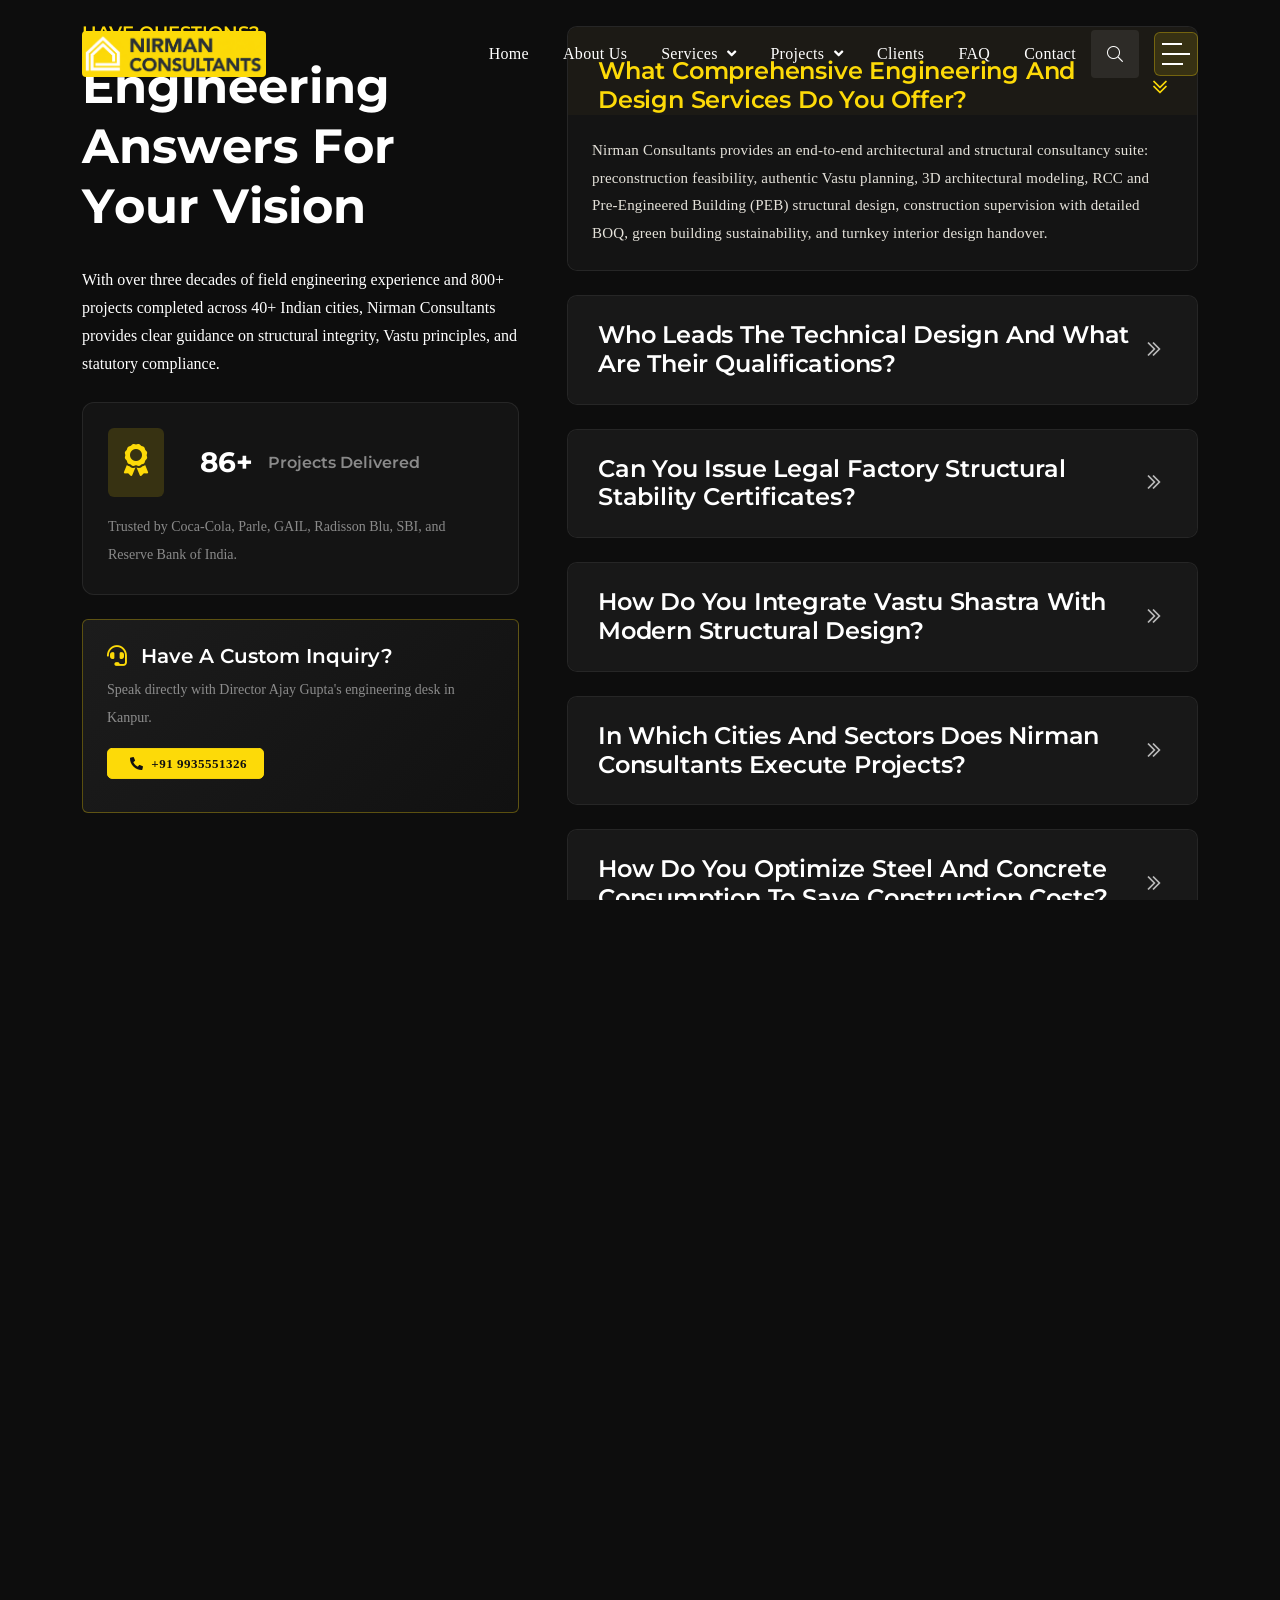
<file: faq.html>
<!DOCTYPE html>
<html lang="en">
    
    <head>
        
        <meta charset="UTF-8">
        <meta http-equiv="X-UA-Compatible" content="IE=edge">
        <meta name="viewport" content="width=device-width, initial-scale=1">
        <meta name="author" content="Nirman Consultants">
        <meta name="description" content="Frequently Asked Questions - Architectural Planning, Vastu Compliance, Structural RCC & Factory Stability Certification by Nirman Consultants Kanpur.">
        
        <title>Frequently Asked Questions | Nirman Consultants Kanpur</title>
        
        <link rel="shortcut icon" href="assets/img/logo/logo-nirman.png">
        
        <link rel="stylesheet" href="assets/css/bootstrap.min.css">
        
        <link rel="stylesheet" href="assets/css/font-awesome.css">
        
        <link rel="stylesheet" href="assets/css/animate.css">
        
        <link rel="stylesheet" href="assets/css/splitting.css">
        
        <link rel="stylesheet" href="assets/css/magnific-popup.css">
        
        <link rel="stylesheet" href="assets/css/meanmenu.css">
        
        <link rel="stylesheet" href="assets/css/swiper-bundle.min.css">
        
        <link rel="stylesheet" href="assets/css/nice-select.css">
        
        <link rel="stylesheet" href="assets/css/main.css">
        
        <link rel="stylesheet" href="style.css">
            </head>

    <body class="background-black">

        
        <div class="scroll-up">
            <svg class="scroll-circle svg-content" width="100%" height="100%" viewBox="-1 -1 102 102">
                <path d="M50,1 a49,49 0 0,1 0,98 a49,49 0 0,1 0,-98" />
            </svg>
        </div>

        
        <div id="preloader" class="preloader">
            <div class="animation-preloader">
                <div class="spinner"></div>
                <div class="txt-loading">
                    <span data-text-preloader="N" class="letters-loading">N</span>
                    <span data-text-preloader="I" class="letters-loading">I</span>
                    <span data-text-preloader="R" class="letters-loading">R</span>
                    <span data-text-preloader="M" class="letters-loading">M</span>
                    <span data-text-preloader="A" class="letters-loading">A</span>
                    <span data-text-preloader="N" class="letters-loading">N</span>
                </div>
                <p class="text-center">Consultants Kanpur</p>
            </div>
            <div class="loader">
                <div class="row">
                    <div class="col-3 loader-section section-left"><div class="bg"></div></div>
                    <div class="col-3 loader-section section-left"><div class="bg"></div></div>
                    <div class="col-3 loader-section section-right"><div class="bg"></div></div>
                    <div class="col-3 loader-section section-right"><div class="bg"></div></div>
                </div>
            </div>
        </div>

        
        <div class="fix-area">
            <div class="offcanvas__info">
                <div class="offcanvas__wrapper">
                    <div class="offcanvas__content">
                        <div class="offcanvas__top mb-4 d-flex justify-content-between align-items-center">
                            <div class="offcanvas__logo">
                                <a href="index.html">
                                    <img src="assets/img/logo/logo-nirman.png" alt="Nirman Consultants" style="height: 46px; width: auto; border-radius: 4px;">
                                </a>
                            </div>
                            <div class="offcanvas__close">
                                <button><i class="fas fa-times"></i></button>
                            </div>
                        </div>

                        <div class="mobile-menu fix mb-3"></div>
                        <p class="text d-none d-xl-block mb-4">
                            Nirman Consultants, headquartered in Kanpur and founded in 1991 by Ajay Gupta (IIT Roorkee), turns paper sketches into reality with over three decades of building design and structural excellence.
                        </p>
                        <div class="offcanvas__contact">
                            <h4>Head Office</h4>
                            <ul>
                                <li class="d-flex align-items-center">
                                    <div class="offcanvas__contact-icon">
                                        <i class="fas fa-map-marker-alt"></i>
                                    </div>
                                    <div class="offcanvas__contact-text">
                                        <a target="_blank" href="https://maps.google.com/?q=Commerce+Centre+Chunniganj+Kanpur">Commerce Centre, 404, Chunniganj, Kanpur, UP 208001</a>
                                    </div>
                                </li>
                                <li class="d-flex align-items-center">
                                    <div class="offcanvas__contact-icon mr-15">
                                        <i class="fas fa-envelope"></i>
                                    </div>
                                    <div class="offcanvas__contact-text">
                                        <a href="mailto:nirmanconsultants@hotmail.com">nirmanconsultants@hotmail.com</a>
                                    </div>
                                </li>
                                <li class="d-flex align-items-center">
                                    <div class="offcanvas__contact-icon mr-15">
                                        <i class="fas fa-clock"></i>
                                    </div>
                                    <div class="offcanvas__contact-text">
                                        <a href="#">Mon - Sat: 10:00 AM - 07:00 PM</a>
                                    </div>
                                </li>
                                <li class="d-flex align-items-center">
                                    <div class="offcanvas__contact-icon mr-15">
                                        <i class="fas fa-phone-alt"></i>
                                    </div>
                                    <div class="offcanvas__contact-text">
                                        <a href="tel:+919935551326">+91 9935551326 / 7309010336</a>
                                    </div>
                                </li>
                            </ul>
                            <div class="header-button mt-4">
                                <a href="contact.html" class="theme-btn text-center">
                                    Get A Quote
                                </a>
                            </div>
                            <div class="social-icon d-flex align-items-center mt-3">
                                <a href="https://www.linkedin.com" target="_blank" title="LinkedIn"><i class="fab fa-linkedin-in"></i></a>
                                <a href="tel:+919935551326" title="Call Us"><i class="fas fa-phone"></i></a>
                                <a href="mailto:nirmanconsultants@hotmail.com" title="Email Us"><i class="fas fa-envelope"></i></a>
                                <a href="mailto:nirmanconsultant@gmail.com" title="Director Desk"><i class="fas fa-user-tie"></i></a>
                            </div>
                        </div>
                    </div>
                </div>
            </div>
        </div>
        <div class="offcanvas__overlay"></div>

        
        <header>
            <div id="header-sticky" class="header-5">
                <div class="container">
                    <div class="mega-menu-wrapper">
                        <div class="header-main">
                            <div class="header-left">
                                <div class="logo">
                                    <a href="index.html">
                                        <img src="assets/img/logo/logo-nirman.png" alt="Nirman Consultants" style="height: 46px; width: auto; border-radius: 4px;">
                                    </a>
                                </div>
                            </div>
                            <div class="header-right d-flex justify-content-end align-items-center">
                                <div class="mean__menu-wrapper">
                                    <div class="main-menu">
                                        <nav id="mobile-menu">
                                            <ul>
                                                <li>
                                                    <a href="index.html">Home</a>
                                                </li>
                                                <li>
                                                    <a href="about.html">About Us</a>
                                                </li>
                                                <li class="has-dropdown">
                                                    <a href="service.html">
                                                        Services
                                                        <i class="fas fa-angle-down"></i>
                                                    </a>
                                                    <ul class="submenu">
                                                        <li><a href="service.html">All Services</a></li>
                                                        <li><a href="service-details.html?id=preconstruction">Preconstruction Planning</a></li>
                                                        <li><a href="service-details.html?id=modelling">Architectural Modelling</a></li>
                                                        <li><a href="service-details.html?id=structure">Structure Designing</a></li>
                                                        <li><a href="service-details.html?id=construction">Construction Management</a></li>
                                                        <li><a href="service-details.html?id=sustainability">Sustainability & Green Build</a></li>
                                                        <li><a href="service-details.html?id=interior">Interior Management</a></li>
                                                    </ul>
                                                </li>
                                                <li class="has-dropdown">
                                                    <a href="project.html">
                                                        Projects
                                                        <i class="fas fa-angle-down"></i>
                                                    </a>
                                                    <ul class="submenu">
                                                        <li><a href="project.html">Selected Projects</a></li>
                                                        <li><a href="project-details.html">Project Details</a></li>
                                                    </ul>
                                                </li>
                                                <li>
                                                    <a href="clients.html">Clients</a>
                                                </li>
                                                <li class="active">
                                                    <a href="faq.html">FAQ</a>
                                                </li>
                                                <li>
                                                    <a href="contact.html">Contact</a>
                                                </li>
                                            </ul>
                                        </nav>
                                    </div>
                                </div>
                                <a href="#0" class="search-trigger search-icon"><i class="fal fa-search"></i></a>
                                <div class="header__hamburger d-xl-block my-auto">
                                    <div class="sidebar__toggle">
                                        <img src="assets/img/bar.svg" alt="menu" loading="lazy" decoding="async">
                                    </div>
                                </div>
                                <div class="header-button">
                                    <a href="contact.html" class="theme-btn hover-white">Get A Quote <i class="fas fa-long-arrow-right"></i></a>
                                </div>
                            </div>
                        </div>
                    </div>
                </div>
            </div>
        </header>

        
        <div class="search-wrap">
            <div class="search-inner">
                <i class="fas fa-times search-close" id="search-close"></i>
                <div class="search-cell">
                    <form method="get" action="service.html">
                        <div class="search-field-holder">
                            <input type="search" class="main-search-input" placeholder="Search architecture, structural services...">
                        </div>
                    </form>
                </div>
            </div>
        </div>

        <div class="ScrollSmoother-content">
            
            <div class="breadcrumb-wrapper section-padding bg-cover" style="background-image: url('assets/img/breadcrumb.jpg');">
                <div class="container">
                    <div class="page-heading">
                        <h1 class="wow fadeInUp" data-wow-delay=".3s">Frequently Asked Questions</h1>
                        <ul class="breadcrumb-items wow fadeInUp" data-wow-delay=".5s">
                            <li><a href="index.html">Home</a></li>
                            <li><i class="fas fa-chevron-right"></i></li>
                            <li class="text-white">FAQ</li>
                        </ul>
                    </div>
                </div>
            </div>

            
            <section class="faq-section section-padding fix">
                <div class="container">
                    <div class="faq-wrapper">
                        <div class="row g-5">
                            
                            <div class="col-lg-5">
                                <div class="faq-content">
                                    <div class="section-title">
                                        <h6 class="wow fadeInUp">HAVE QUESTIONS?</h6>
                                        <h2 class="splt-txt wow text-white" data-splitting>
                                            Engineering Answers For Your Vision
                                        </h2>
                                    </div>
                                    <p class="mt-3 wow fadeInUp" data-wow-delay=".4s">
                                        With over three decades of field engineering experience and 800+ projects completed across 40+ Indian cities, Nirman Consultants provides clear guidance on structural integrity, Vastu principles, and statutory compliance.
                                    </p>
                                    
                                    
                                    <div class="faq-box-area wow fadeInUp mt-4" data-wow-delay=".6s" style="background: #141414; border: 1px solid rgba(255,255,255,0.08); border-radius: 12px; padding: 25px;">
                                        <div class="box-items d-flex align-items-center mb-3">
                                            <div class="icon me-3 p-3 rounded" style="background: rgba(253, 218, 8,0.15);">
                                                <i class="fas fa-award fa-2x" style="color: #FDDA08;"></i>
                                            </div>
                                            <div class="content">
                                                <h3 class="text-white mb-0"><span class="count">800</span>+</h3>
                                                <h4 class="text-white-50 fs-6 mb-0">Projects Delivered</h4>
                                            </div>
                                        </div>
                                        <p class="text-white-50 mb-0 small">
                                            Trusted by Coca-Cola, Parle, GAIL, Radisson Blu, SBI, and Reserve Bank of India.
                                        </p>
                                    </div>

                                    
                                    <div class="quick-contact-card mt-4 p-4 rounded wow fadeInUp" data-wow-delay=".8s" style="background: linear-gradient(135deg, #1c1c1c, #111111); border: 1px solid rgba(253, 218, 8,0.3);">
                                        <h5 class="text-white mb-2"><i class="fas fa-headset me-2" style="color: #FDDA08;"></i> Have A Custom Inquiry?</h5>
                                        <p class="text-white-50 small mb-3">Speak directly with Director Ajay Gupta's engineering desk in Kanpur.</p>
                                        <a href="tel:+919935551326" class="theme-btn py-2 px-3" style="font-size: 13px;">
                                            <i class="fas fa-phone-alt me-1"></i> +91 9935551326
                                        </a>
                                    </div>
                                </div>
                            </div>

                            
                            <div class="col-lg-7">
                                <div class="faq-accordion">
                                    <div class="accordion" id="nirmanAccordion">
                                        
                                        <div class="accordion-item mb-4 wow fadeInUp" data-wow-delay=".2s" style="background: #141414; border: 1px solid rgba(255,255,255,0.08); border-radius: 10px; overflow: hidden;">
                                            <h5 class="accordion-header">
                                                <button class="accordion-button text-white" type="button" data-bs-toggle="collapse" data-bs-target="#faq1" aria-expanded="true" aria-controls="faq1" style="background: #181818;">
                                                    What comprehensive engineering and design services do you offer?
                                                </button>
                                            </h5>
                                            <div id="faq1" class="accordion-collapse collapse show" data-bs-parent="#nirmanAccordion">
                                                <div class="accordion-body">
                                                    Nirman Consultants provides an end-to-end architectural and structural consultancy suite: preconstruction feasibility, authentic Vastu planning, 3D architectural modeling, RCC and Pre-Engineered Building (PEB) structural design, construction supervision with detailed BOQ, green building sustainability, and turnkey interior design handover.
                                                </div>
                                            </div>
                                        </div>

                                        
                                        <div class="accordion-item mb-4 wow fadeInUp" data-wow-delay=".4s" style="background: #141414; border: 1px solid rgba(255,255,255,0.08); border-radius: 10px; overflow: hidden;">
                                            <h5 class="accordion-header">
                                                <button class="accordion-button collapsed text-white" type="button" data-bs-toggle="collapse" data-bs-target="#faq2" aria-expanded="false" aria-controls="faq2" style="background: #181818;">
                                                    Who leads the technical design and what are their qualifications?
                                                </button>
                                            </h5>
                                            <div id="faq2" class="accordion-collapse collapse" data-bs-parent="#nirmanAccordion">
                                                <div class="accordion-body">
                                                    Our practice is founded and led by <strong>Ajay Gupta</strong>, Civil Engineering graduate from <strong>IIT Roorkee (1989)</strong>. He is a Fellow of the Institution of Engineers (India) and Institution of Valuers India, Chairman of APGCE (India), and a recognized Chartered Engineer and KDA Government-Approved Technical Consultant.
                                                </div>
                                            </div>
                                        </div>

                                        
                                        <div class="accordion-item mb-4 wow fadeInUp" data-wow-delay=".6s" style="background: #141414; border: 1px solid rgba(255,255,255,0.08); border-radius: 10px; overflow: hidden;">
                                            <h5 class="accordion-header">
                                                <button class="accordion-button collapsed text-white" type="button" data-bs-toggle="collapse" data-bs-target="#faq3" aria-expanded="false" aria-controls="faq3" style="background: #181818;">
                                                    Can you issue legal Factory Structural Stability Certificates?
                                                </button>
                                            </h5>
                                            <div id="faq3" class="accordion-collapse collapse" data-bs-parent="#nirmanAccordion">
                                                <div class="accordion-body">
                                                    Yes. Director Ajay Gupta is officially designated as a <strong>"Competent Person"</strong> under the <em>Factories Act, 1948</em>. We conduct non-destructive testing, load capacity audits, and issue statutory stability certificates accepted by factory directorates, labor departments, and industrial licensing authorities.
                                                </div>
                                            </div>
                                        </div>

                                        
                                        <div class="accordion-item mb-4 wow fadeInUp" data-wow-delay=".8s" style="background: #141414; border: 1px solid rgba(255,255,255,0.08); border-radius: 10px; overflow: hidden;">
                                            <h5 class="accordion-header">
                                                <button class="accordion-button collapsed text-white" type="button" data-bs-toggle="collapse" data-bs-target="#faq4" aria-expanded="false" aria-controls="faq4" style="background: #181818;">
                                                    How do you integrate Vastu Shastra with modern structural design?
                                                </button>
                                            </h5>
                                            <div id="faq4" class="accordion-collapse collapse" data-bs-parent="#nirmanAccordion">
                                                <div class="accordion-body">
                                                    We treat Vastu as the science of orientation, solar energy, and airflow rather than superstition. Our layout diagrams align elemental zones (Brahmasthan, Ishanya, Agneya) with column grids and shear walls so you receive 100% Vastu compliance without compromising seismic safety or structural beauty.
                                                </div>
                                            </div>
                                        </div>

                                        
                                        <div class="accordion-item mb-4 wow fadeInUp" data-wow-delay="1.0s" style="background: #141414; border: 1px solid rgba(255,255,255,0.08); border-radius: 10px; overflow: hidden;">
                                            <h5 class="accordion-header">
                                                <button class="accordion-button collapsed text-white" type="button" data-bs-toggle="collapse" data-bs-target="#faq5" aria-expanded="false" aria-controls="faq5" style="background: #181818;">
                                                    In which cities and sectors does Nirman Consultants execute projects?
                                                </button>
                                            </h5>
                                            <div id="faq5" class="accordion-collapse collapse" data-bs-parent="#nirmanAccordion">
                                                <div class="accordion-body">
                                                    Headquartered in Kanpur, UP, our team has executed projects across <strong>40+ cities</strong> in Uttar Pradesh, Delhi NCR, Madhya Pradesh, Uttarakhand, and Bihar. Sectors include luxury residences, FMCG industrial plants, high-rise commercial complexes, 5-star hotels, multi-specialty hospitals, and heritage institutions.
                                                </div>
                                            </div>
                                        </div>

                                        
                                        <div class="accordion-item wow fadeInUp" data-wow-delay="1.2s" style="background: #141414; border: 1px solid rgba(255,255,255,0.08); border-radius: 10px; overflow: hidden;">
                                            <h5 class="accordion-header">
                                                <button class="accordion-button collapsed text-white" type="button" data-bs-toggle="collapse" data-bs-target="#faq6" aria-expanded="false" aria-controls="faq6" style="background: #181818;">
                                                    How do you optimize steel and concrete consumption to save construction costs?
                                                </button>
                                            </h5>
                                            <div id="faq6" class="accordion-collapse collapse" data-bs-parent="#nirmanAccordion">
                                                <div class="accordion-body">
                                                    Using advanced STAAD.Pro and ETABS 3D finite-element modeling conforming to IS 456, IS 1893, and IS 800 codes, we eliminate oversized member dimensions and redundant rebar. On average, our clients save <strong>12% to 18% in material costs</strong> while achieving higher earthquake resistance.
                                                </div>
                                            </div>
                                        </div>
                                    </div>
                                </div>
                            </div>
                        </div>
                    </div>
                </div>
            </section>

            
            <section class="cta-banner-section-5 fix section-padding pt-0">
                <div class="container">
                    <div class="cta-banner-wrapper-3" style="background: linear-gradient(135deg, #1c1c1c, #0d0d0d); border: 1px solid rgba(255,255,255,0.12); border-radius: 12px; padding: 45px 50px;">
                        <div class="content">
                            <h2 class="splt-txt wow text-white" data-splitting>Have a Specific Question About Your Site?</h2>
                            <p class="text-white-50 mt-2">Connect with our Kanpur engineering team to discuss plot dimensions, soil conditions, or architectural drawings.</p>
                            <div class="d-flex gap-3 mt-4 flex-wrap">
                                <a href="contact.html" class="theme-btn hover-white">Consult With Our Experts <i class="fas fa-long-arrow-right"></i></a>
                                <a href="tel:+919935551326" class="theme-btn hover-white">Call: +91 9935551326 <i class="fas fa-long-arrow-right"></i></a>
                            </div>
                        </div>
                        <div class="icon wow fadeInUp d-none d-lg-block" data-wow-delay=".7s">
                            <img src="assets/img/email-2.svg" alt="Contact Nirman Consultants" loading="lazy" decoding="async">
                        </div>
                    </div>
                </div>
            </section>

            
            <footer class="footer-section section-bg-2">
                <div class="bg-shape">
                    <img src="assets/img/footer-bg-shape.png" alt="shape-img" loading="lazy" decoding="async">
                </div>
                <div class="container">
                    <div class="footer-widgets-wrapper style-2">
                        <div class="row">
                            <div class="col-xl-3 col-lg-4 col-md-6 wow fadeInUp" data-wow-delay=".3s">
                                <div class="single-footer-widget">
                                    <div class="widget-head">
                                        <a href="index.html">
                                            <img src="assets/img/logo/logo-nirman.png" alt="Nirman Consultants" style="height: 48px; width: auto; border-radius: 4px;">
                                        </a>
                                    </div>
                                    <div class="footer-content">
                                        <p>
                                            Founded in 1991 by Ajay Gupta (IIT Roorkee). Nirman Consultants has delivered 800+ landmark architectural & structural engineering projects across 40+ cities in India.
                                        </p>
                                        <div class="social-icon">
                                            <a href="https://www.linkedin.com" target="_blank" title="LinkedIn"><i class="fab fa-linkedin-in"></i></a>
                                            <a href="tel:+919935551326" title="Call Us"><i class="fas fa-phone"></i></a>
                                            <a href="mailto:nirmanconsultants@hotmail.com" title="Email Us"><i class="fas fa-envelope"></i></a>
                                        </div>
                                    </div>
                                </div>
                            </div>
                            
                            <div class="col-xl-3 col-lg-3 col-md-6 ps-xl-4 wow fadeInUp" data-wow-delay=".5s">
                                <div class="single-footer-widget">
                                    <div class="widget-head">
                                        <h3>Quick Links</h3>
                                    </div>
                                    <ul class="list-items">
                                        <li><a href="about.html"><i class="fas fa-chevron-right"></i> About Us</a></li>
                                        <li><a href="service.html"><i class="fas fa-chevron-right"></i> Architecture & Structural</a></li>
                                        <li><a href="project.html"><i class="fas fa-chevron-right"></i> 800+ Projects</a></li>
                                        <li><a href="clients.html"><i class="fas fa-chevron-right"></i> Corporate Clients</a></li>
                                        <li><a href="faq.html"><i class="fas fa-chevron-right"></i> FAQ & Standards</a></li>
                                        <li><a href="contact.html"><i class="fas fa-chevron-right"></i> Contact Us</a></li>
                                    </ul>
                                </div>
                            </div>

                            
                            <div class="col-xl-3 col-lg-3 col-md-6 ps-xl-3 wow fadeInUp" data-wow-delay=".7s">
                                <div class="single-footer-widget">
                                    <div class="widget-head">
                                        <h3>Kanpur Head Office</h3>
                                    </div>
                                    <div class="footer-content">
                                        <div class="contact-info-area-2">
                                            <div class="contact-items mb-3">
                                                <div class="icon">
                                                    <i class="fas fa-paper-plane"></i>
                                                </div>
                                                <div class="content">
                                                    <p class="mb-0" style="font-size: 14px; line-height: 1.5;">Commerce Centre, 404, Chunniganj, Kanpur, UP 208001</p>
                                                </div>
                                            </div>
                                            <div class="contact-items mb-3">
                                                <div class="icon">
                                                    <i class="fas fa-envelope"></i>
                                                </div>
                                                <div class="content">
                                                    <div class="footer-email-wrap">
                                                        <a href="mailto:nirmanconsultants@hotmail.com" class="link footer-email-link" title="Official Hotmail">nirmanconsultants@hotmail.com</a>
                                                        <a href="mailto:nirmanconsultant@gmail.com" class="link footer-email-link" title="Direct Gmail">nirmanconsultant@gmail.com</a>
                                                    </div>
                                                </div>
                                            </div>
                                            <div class="contact-items">
                                                <div class="icon">
                                                    <i class="fas fa-phone-alt"></i>
                                                </div>
                                                <div class="content">
                                                    <div class="footer-phone-wrap">
                                                    <a href="tel:+919935551326" class="link footer-phone-link" title="Call Director Desk">+91&nbsp;9935551326</a>
                                                    <a href="tel:+917309010336" class="link footer-phone-link" title="Call Kanpur Office Desk">+91&nbsp;7309010336</a>
                                                </div>
                                                </div>
                                            </div>
                                        </div>
                                    </div>
                                </div>
                            </div>

                            
                            <div class="col-xl-3 col-lg-3 col-md-6 wow fadeInUp" data-wow-delay=".9s">
                                <div class="single-footer-widget">
                                    <div class="widget-head">
                                        <h3>Direct Consultation</h3>
                                    </div>
                                    <div class="footer-content">
                                        <p class="mb-3">Connect directly with our engineering team for institutional, industrial or commercial projects.</p>
                                        <div class="d-flex flex-column gap-2">
                                            <button type="button" class="theme-btn hover-white text-center py-2 direct-desk-btn" data-bs-toggle="modal" data-bs-target="#callDeskModal" style="font-size: 14px; width: 100%; border: none;">
                                                <i class="fas fa-phone-alt me-2"></i> Call Director Desk
                                            </button>
                                            <button type="button" class="theme-btn hover-white text-center py-2 project-brief-btn" data-bs-toggle="modal" data-bs-target="#emailBriefModal" style="font-size: 14px; width: 100%; border: none;">
                                                <i class="fas fa-paper-plane me-2"></i> Send Project Brief
                                            </button>
                                        </div>
                                    </div>
                                </div>
                            </div>
                        </div>
                    </div>
                </div>
                <div class="footer-bottom style-2">
                    <div class="container">
                        <div class="footer-wrapper d-flex align-items-center justify-content-between">
                            <p class="wow fadeInLeft text-white" data-wow-delay=".3s">
                                &copy; <a href="index.html" class="text-white">Nirman Consultants</a> Kanpur. All Rights Reserved. Founded 1991.
                            </p>
                            <ul class="footer-menu wow fadeInRight" data-wow-delay=".5s">
                                <li><a href="about.html" class="text-white">About Us</a></li>
                                <li><a href="service.html" class="text-white">Services</a></li>
                                <li><a href="contact.html" class="text-white">Contact</a></li>
                            </ul>
                        </div>
                    </div>
                </div>
            </footer>
        </div>

        
        <script src="assets/js/jquery-3.7.1.min.js"></script>
        
        <script src="assets/js/viewport.jquery.js"></script>
        
        <script src="assets/js/bootstrap.bundle.min.js"></script>
        
        <script src="assets/js/jquery.nice-select.min.js"></script>
        
        <script src="assets/js/jquery.waypoints.js"></script>
        
        <script src="assets/js/jquery.counterup.min.js"></script>
        
        <script src="assets/js/swiper-bundle.min.js"></script>
        
        <script src="assets/js/jquery.meanmenu.min.js"></script>
        
        <script src="assets/js/splitting.js"></script>
        
        <script src="assets/js/jquery.magnific-popup.min.js"></script>
        
        <script src="assets/js/wow.min.js"></script>
        
        <script src="assets/js/splitting-animation.js"></script>
        
        <script src="assets/js/gsap/gsap.min.js"></script>
        <script src="assets/js/gsap/ScrollTrigger.min.js"></script>
        <script src="assets/js/gsap/ScrollSmoother.min.js"></script>
        
        <script src="assets/js/main.js"></script>
        
        
        <div class="modal fade" id="callDeskModal" tabindex="-1" aria-labelledby="callDeskModalLabel" aria-hidden="true">
            <div class="modal-dialog modal-dialog-centered">
                <div class="modal-content custom-dark-modal">
                    <div class="modal-header border-0 pb-0">
                        <div>
                            <h5 class="modal-title text-white fw-bold d-flex align-items-center" id="callDeskModalLabel">
                                <i class="fas fa-phone-alt me-2" style="color: #FDDA08 !important;"></i> Direct Call Desk
                            </h5>
                            <p class="text-white-50 small mb-0 mt-1">Select a phone number to call Director Desk or Office Desk directly:</p>
                        </div>
                        <button type="button" class="btn-close btn-close-white" data-bs-dismiss="modal" aria-label="Close"></button>
                    </div>
                    <div class="modal-body pt-3">
                        <div class="contact-option-card mb-3 p-3 rounded">
                            <div class="d-flex justify-content-between align-items-center flex-wrap gap-2">
                                <div>
                                    <div class="badge mb-1 fw-bold" style="background-color: #FDDA08 !important; color: #111 !important;">Director Desk</div>
                                    <h6 class="text-white mb-1">Ajay Gupta (IIT Roorkee)</h6>
                                    <div class="text-white-50 small fw-bold">+91 9935551326</div>
                                </div>
                                <div class="d-flex gap-2">
                                    <a href="tel:+919935551326" class="btn btn-sm btn-call-action px-3 py-2">
                                        <i class="fas fa-phone-alt me-1"></i> Call Now
                                    </a>
                                </div>
                            </div>
                        </div>

                        <div class="contact-option-card p-3 rounded">
                            <div class="d-flex justify-content-between align-items-center flex-wrap gap-2">
                                <div>
                                    <div class="badge bg-secondary text-white mb-1">Kanpur Office Desk</div>
                                    <h6 class="text-white mb-1">Chunniganj Head Office</h6>
                                    <div class="text-white-50 small fw-bold">+91 7309010336</div>
                                </div>
                                <div class="d-flex gap-2">
                                    <a href="tel:+917309010336" class="btn btn-sm btn-call-action px-3 py-2">
                                        <i class="fas fa-phone-alt me-1"></i> Call Now
                                    </a>
                                </div>
                            </div>
                        </div>
                    </div>
                    <div class="modal-footer border-0 pt-0 text-center justify-content-center">
                        <span class="text-white-50 small"><i class="fas fa-clock me-1" style="color: #FDDA08 !important;"></i> Available Mon - Sat: 10:00 AM - 07:00 PM</span>
                    </div>
                </div>
            </div>
        </div>

        
        <div class="modal fade" id="emailBriefModal" tabindex="-1" aria-labelledby="emailBriefModalLabel" aria-hidden="true">
            <div class="modal-dialog modal-dialog-centered">
                <div class="modal-content custom-dark-modal">
                    <div class="modal-header border-0 pb-0">
                        <div>
                            <h5 class="modal-title text-white fw-bold d-flex align-items-center" id="emailBriefModalLabel">
                                <i class="fas fa-paper-plane me-2" style="color: #FDDA08 !important;"></i> Send Project Brief
                            </h5>
                            <p class="text-white-50 small mb-0 mt-1">Choose your preferred email to send project details & drawings:</p>
                        </div>
                        <button type="button" class="btn-close btn-close-white" data-bs-dismiss="modal" aria-label="Close"></button>
                    </div>
                    <div class="modal-body pt-3">
                        <div class="contact-option-card mb-3 p-3 rounded">
                            <div class="d-flex justify-content-between align-items-center flex-wrap gap-2">
                                <div>
                                    <div class="badge bg-danger text-white mb-1"><i class="fab fa-google me-1"></i> Direct Gmail</div>
                                    <h6 class="text-white mb-1">nirmanconsultant@gmail.com</h6>
                                    <div class="text-white-50 small">Fast response for design & site briefs</div>
                                </div>
                                <a href="mailto:nirmanconsultant@gmail.com?subject=Project%20Brief%20-%20Nirman%20Consultants&body=Hello%20Nirman%20Consultants%20Team,%0D%0A%0D%0AI%20would%20like%20to%20consult%20regarding%20our%20upcoming%20project.%0D%0A%0D%0AProject%20Location:%0D%0APlot%20Area:%0D%0AContact%20Number:" class="btn btn-sm btn-call-action px-3 py-2">
                                    <i class="fas fa-envelope me-1"></i> Open Gmail
                                </a>
                            </div>
                        </div>

                        <div class="contact-option-card mb-3 p-3 rounded">
                            <div class="d-flex justify-content-between align-items-center flex-wrap gap-2">
                                <div>
                                    <div class="badge bg-primary text-white mb-1"><i class="fas fa-envelope me-1"></i> Official Hotmail</div>
                                    <h6 class="text-white mb-1">nirmanconsultants@hotmail.com</h6>
                                    <div class="text-white-50 small">Official corporate & institutional desk</div>
                                </div>
                                <a href="mailto:nirmanconsultants@hotmail.com?subject=Project%20Brief%20-%20Nirman%20Consultants&body=Hello%20Nirman%20Consultants%20Team,%0D%0A%0D%0AI%20would%20like%20to%20consult%20regarding%20our%20upcoming%20project.%0D%0A%0D%0AProject%20Location:%0D%0APlot%20Area:%0D%0AContact%20Number:" class="btn btn-sm btn-call-action px-3 py-2">
                                    <i class="fas fa-envelope me-1"></i> Open Hotmail
                                </a>
                            </div>
                        </div>

                        <div class="contact-option-card p-3 rounded" style="background: rgba(253, 218, 8, 0.08) !important; border-color: rgba(253, 218, 8, 0.3) !important;">
                            <div class="d-flex justify-content-between align-items-center flex-wrap gap-2">
                                <div>
                                    <div class="badge mb-1 fw-bold" style="background-color: #FDDA08 !important; color: #111 !important;"><i class="fas fa-paper-plane me-1"></i> Send To Both Inboxes</div>
                                    <h6 class="text-white mb-1">Gmail & Hotmail Combined</h6>
                                    <div class="text-white-50 small">Dispatches email to both addresses simultaneously</div>
                                </div>
                                <a href="mailto:nirmanconsultant@gmail.com,nirmanconsultants@hotmail.com?subject=Project%20Brief%20-%20Nirman%20Consultants&body=Hello%20Nirman%20Consultants%20Team,%0D%0A%0D%0AI%20would%20like%20to%20consult%20regarding%20our%20upcoming%20project.%0D%0A%0D%0AProject%20Location:%0D%0APlot%20Area:%0D%0AContact%20Number:" class="btn btn-sm fw-bold px-3 py-2" style="background-color: #FDDA08 !important; color: #111 !important; border: 1px solid #FDDA08 !important;">
                                    <i class="fas fa-paper-plane me-1"></i> Send Both
                                </a>
                            </div>
                        </div>
                    </div>
                    <div class="modal-footer border-0 pt-0 text-center justify-content-center">
                        <a href="contact.html#consultation-section" class="small text-decoration-none" style="color: #FDDA08 !important;">
                            <i class="fas fa-file-alt me-1"></i> Or submit Online Project Inquiry Form
                        </a>
                    </div>
                </div>
            </div>
        </div>
    </body>
</html>
</file>
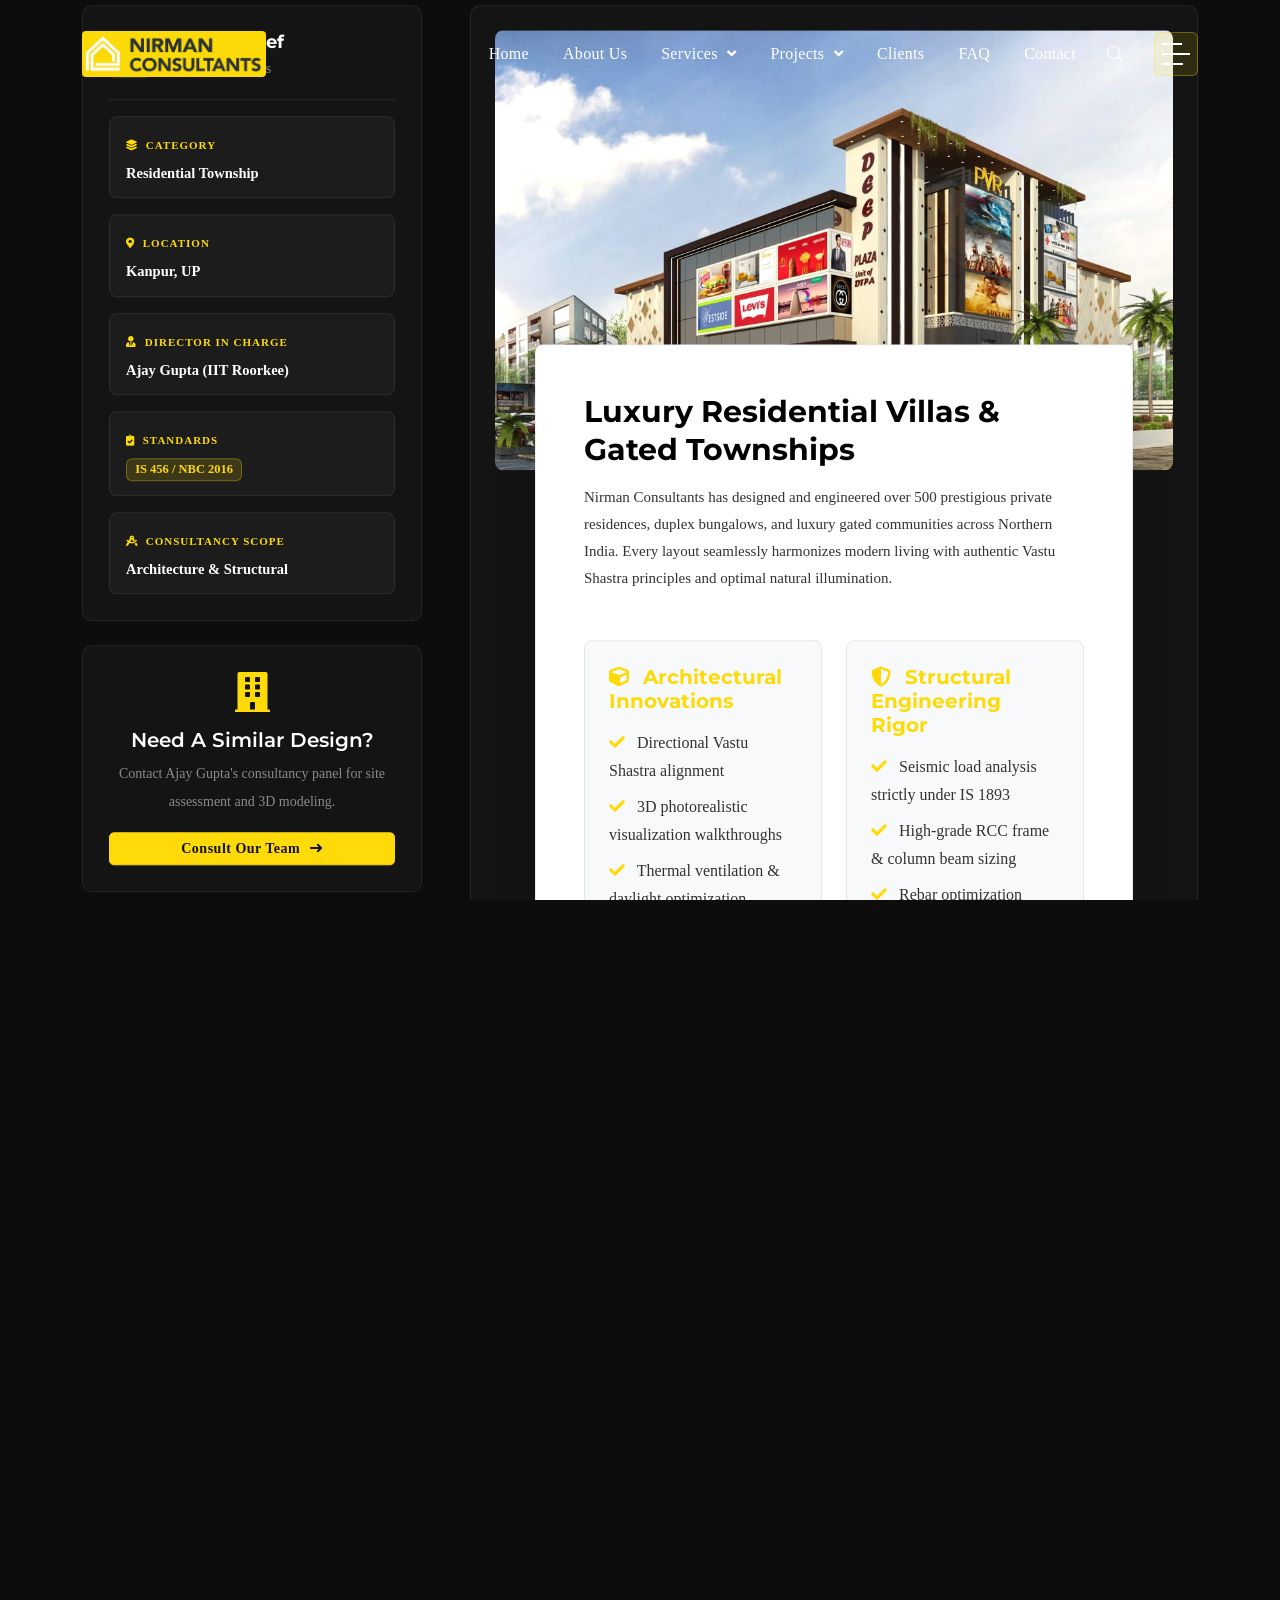
<file: project-details.html>
<!DOCTYPE html>
<html lang="en">
<head>
    <meta charset="UTF-8">
    <meta http-equiv="X-UA-Compatible" content="IE=edge">
    <meta name="viewport" content="width=device-width, initial-scale=1">
    <meta name="author" content="Nirman Consultants">
    <meta name="description" content="Technical project breakdown, architectural elevations, and structural execution by Nirman Consultants.">
    <title>Project Details | Nirman Consultants Kanpur</title>
    <link rel="shortcut icon" href="assets/img/logo/logo-nirman.png">
    <link rel="stylesheet" href="assets/css/bootstrap.min.css">
    <link rel="stylesheet" href="assets/css/font-awesome.css">
    <link rel="stylesheet" href="assets/css/animate.css">
    <link rel="stylesheet" href="assets/css/splitting.css">
    <link rel="stylesheet" href="assets/css/magnific-popup.css">
    <link rel="stylesheet" href="assets/css/meanmenu.css">
    <link rel="stylesheet" href="assets/css/swiper-bundle.min.css">
    <link rel="stylesheet" href="assets/css/nice-select.css">
    <link rel="stylesheet" href="assets/css/main.css">
    <link rel="stylesheet" href="style.css">
    </head>
<body class="background-black">
    
    <div class="scroll-up">
        <svg class="scroll-circle svg-content" width="100%" height="100%" viewBox="-1 -1 102 102">
            <path d="M50,1 a49,49 0 0,1 0,98 a49,49 0 0,1 0,-98" />
        </svg>
    </div>

    
    <div id="preloader" class="preloader">
        <div class="animation-preloader">
            <div class="spinner"></div>
            <div class="txt-loading">
                <span data-text-preloader="N" class="letters-loading">N</span>
                <span data-text-preloader="I" class="letters-loading">I</span>
                <span data-text-preloader="R" class="letters-loading">R</span>
                <span data-text-preloader="M" class="letters-loading">M</span>
                <span data-text-preloader="A" class="letters-loading">A</span>
                <span data-text-preloader="N" class="letters-loading">N</span>
            </div>
            <p class="text-center">Consultants Kanpur</p>
        </div>
        <div class="loader">
            <div class="row">
                <div class="col-3 loader-section section-left"><div class="bg"></div></div>
                <div class="col-3 loader-section section-left"><div class="bg"></div></div>
                <div class="col-3 loader-section section-right"><div class="bg"></div></div>
                <div class="col-3 loader-section section-right"><div class="bg"></div></div>
            </div>
        </div>
    </div>

    
    <div class="fix-area">
        <div class="offcanvas__info">
            <div class="offcanvas__wrapper">
                <div class="offcanvas__content">
                    <div class="offcanvas__top mb-4 d-flex justify-content-between align-items-center">
                        <div class="offcanvas__logo">
                            <a href="index.html">
                                <img src="assets/img/logo/logo-nirman.png" alt="Nirman Consultants" style="height: 46px; width: auto; border-radius: 4px;">
                            </a>
                        </div>
                        <div class="offcanvas__close">
                            <button><i class="fas fa-times"></i></button>
                        </div>
                    </div>
                    <div class="mobile-menu fix mb-3"></div>
                    <p class="text d-none d-xl-block mb-4">
                        Nirman Consultants, headquartered in Kanpur and founded in 1991 by Ajay Gupta (IIT Roorkee), turns paper sketches into reality with over three decades of building design excellence.
                    </p>
                    <div class="offcanvas__contact">
                        <h4>Head Office</h4>
                        <ul>
                            <li class="d-flex align-items-center">
                                <div class="offcanvas__contact-icon"><i class="fas fa-map-marker-alt"></i></div>
                                <div class="offcanvas__contact-text"><a target="_blank" href="https://maps.google.com/?q=Commerce+Centre+Chunniganj+Kanpur">Commerce Centre, 404, Chunniganj, Kanpur, UP 208001</a></div>
                            </li>
                            <li class="d-flex align-items-center">
                                <div class="offcanvas__contact-icon mr-15"><i class="fas fa-envelope"></i></div>
                                <div class="offcanvas__contact-text"><a href="mailto:nirmanconsultants@hotmail.com">nirmanconsultants@hotmail.com</a></div>
                            </li>
                            <li class="d-flex align-items-center">
                                <div class="offcanvas__contact-icon mr-15"><i class="fas fa-clock"></i></div>
                                <div class="offcanvas__contact-text"><a href="#">Mon - Sat: 10:00 AM - 07:00 PM</a></div>
                            </li>
                            <li class="d-flex align-items-center">
                                <div class="offcanvas__contact-icon mr-15"><i class="fas fa-phone-alt"></i></div>
                                <div class="offcanvas__contact-text"><a href="tel:+919935551326">+91 9935551326 / 7309010336</a></div>
                            </li>
                        </ul>
                        <div class="header-button mt-4">
                            <a href="contact.html" class="theme-btn text-center">Get A Quote</a>
                        </div>
                        <div class="social-icon d-flex align-items-center mt-3">
                            <a href="https://www.linkedin.com" target="_blank" title="LinkedIn"><i class="fab fa-linkedin-in"></i></a>
                            <a href="tel:+919935551326" title="Call Us"><i class="fas fa-phone"></i></a>
                            <a href="mailto:nirmanconsultants@hotmail.com" title="Email Us"><i class="fas fa-envelope"></i></a>
                            <a href="mailto:nirmanconsultant@gmail.com" title="Director Desk"><i class="fas fa-user-tie"></i></a>
                        </div>
                    </div>
                </div>
            </div>
        </div>
    </div>
    <div class="offcanvas__overlay"></div>

    
    <header>
        <div id="header-sticky" class="header-5">
            <div class="container">
                <div class="mega-menu-wrapper">
                    <div class="header-main">
                        <div class="header-left">
                            <div class="logo">
                                <a href="index.html">
                                    <img src="assets/img/logo/logo-nirman.png" alt="Nirman Consultants" style="height: 46px; width: auto; border-radius: 4px;">
                                </a>
                            </div>
                        </div>
                        <div class="header-right d-flex justify-content-end align-items-center">
                            <div class="mean__menu-wrapper">
                                <div class="main-menu">
                                    <nav id="mobile-menu">
                                        <ul>
                                            <li><a href="index.html">Home</a></li>
                                            <li><a href="about.html">About Us</a></li>
                                            <li class="has-dropdown">
                                                <a href="service.html">Services <i class="fas fa-angle-down"></i></a>
                                                <ul class="submenu">
                                                    <li><a href="service.html">All Services</a></li>
                                                    <li><a href="service-details.html?id=preconstruction">Preconstruction Planning</a></li>
                                                    <li><a href="service-details.html?id=modelling">Architectural Modelling</a></li>
                                                    <li><a href="service-details.html?id=structure">Structure Designing</a></li>
                                                    <li><a href="service-details.html?id=construction">Construction Management</a></li>
                                                    <li><a href="service-details.html?id=sustainability">Sustainability & Green Build</a></li>
                                                    <li><a href="service-details.html?id=interior">Interior Management</a></li>
                                                </ul>
                                            </li>
                                            <li class="has-dropdown active">
                                                <a href="project.html">Projects <i class="fas fa-angle-down"></i></a>
                                                <ul class="submenu">
                                                    <li><a href="project.html">Selected Projects</a></li>
                                                    <li><a href="project-details.html">Project Details</a></li>
                                                </ul>
                                            </li>
                                            <li><a href="clients.html">Clients</a></li>
                                            <li><a href="faq.html">FAQ</a></li>
                                            <li><a href="contact.html">Contact</a></li>
                                        </ul>
                                    </nav>
                                </div>
                            </div>
                            <a href="#0" class="search-trigger search-icon"><i class="fal fa-search"></i></a>
                            <div class="header__hamburger d-xl-block my-auto">
                                <div class="sidebar__toggle"><img src="assets/img/bar.svg" alt="menu" loading="lazy" decoding="async"></div>
                            </div>
                            <div class="header-button">
                                <a href="contact.html" class="theme-btn hover-white">Get A Quote <i class="fas fa-long-arrow-right"></i></a>
                            </div>
                        </div>
                    </div>
                </div>
            </div>
        </div>
    </header>

    
    <div class="search-wrap">
        <div class="search-inner">
            <i class="fas fa-times search-close" id="search-close"></i>
            <div class="search-cell">
                <form method="get" action="service.html">
                    <div class="search-field-holder">
                        <input type="search" class="main-search-input" placeholder="Search architecture, structural services...">
                    </div>
                </form>
            </div>
        </div>
    </div>

    <div class="ScrollSmoother-content">
        
        <div class="breadcrumb-wrapper section-padding bg-cover" style="background-image: url('assets/img/breadcrumb.jpg');">
            <div class="container">
                <div class="page-heading">
                    <h1 class="wow fadeInUp" data-wow-delay=".3s">Project Details</h1>
                    <ul class="breadcrumb-items wow fadeInUp" data-wow-delay=".5s">
                        <li><a href="index.html">Home</a></li>
                        <li><i class="fas fa-chevron-right"></i></li>
                        <li><a href="project.html">Projects</a></li>
                        <li><i class="fas fa-chevron-right"></i></li>
                        <li class="text-warning">Project Details</li>
                    </ul>
                </div>
            </div>
        </div>

        
        <section class="service-details-section fix section-padding">
            <div class="container">
                <div class="project-details-wrapper">
                    <div class="row g-5">
                        
                        
                        <div class="col-12 col-lg-4 order-2 order-lg-1">
                            <div class="main-sidebar">
                                <div class="single-sidebar-widget mb-4" style="background: #141414; border: 1px solid rgba(255,255,255,0.08); border-radius: 10px; padding: 24px;">
                                    <div class="project-catagory">
                                        <div class="d-flex align-items-center mb-3 pb-3 border-bottom" style="border-color: rgba(255,255,255,0.1) !important;">
                                            <div class="rounded me-3 d-flex align-items-center justify-content-center" style="background: rgba(253, 218, 8,0.15); width: 40px; height: 40px; flex-shrink: 0;">
                                                <i class="fas fa-file-contract" style="color: #FDDA08; font-size: 18px;"></i>
                                            </div>
                                            <div>
                                                <h4 class="text-white mb-0" style="font-size: 18px; font-weight: 700;">Project Brief</h4>
                                                <span class="text-white-50 small">Key Specifications</span>
                                            </div>
                                        </div>

                                        
                                        <div class="d-flex flex-column gap-3">
                                            
                                            <div class="project-spec-item p-3 rounded" style="background: #1c1c1c; border: 1px solid rgba(255,255,255,0.06);">
                                                <span class="spec-label" style="color: #FDDA08; font-size: 11px; font-weight: 700; text-transform: uppercase; letter-spacing: 1px; display: block; margin-bottom: 4px;">
                                                    <i class="fas fa-layer-group me-1"></i> Category
                                                </span>
                                                <div class="spec-value text-white fw-bold" id="meta-category" style="font-size: 14.5px;">
                                                    Residential Township
                                                </div>
                                            </div>

                                            
                                            <div class="project-spec-item p-3 rounded" style="background: #1c1c1c; border: 1px solid rgba(255,255,255,0.06);">
                                                <span class="spec-label" style="color: #FDDA08; font-size: 11px; font-weight: 700; text-transform: uppercase; letter-spacing: 1px; display: block; margin-bottom: 4px;">
                                                    <i class="fas fa-map-marker-alt me-1"></i> Location
                                                </span>
                                                <div class="spec-value text-white fw-bold" id="meta-location" style="font-size: 14.5px;">
                                                    Kanpur, UP
                                                </div>
                                            </div>

                                            
                                            <div class="project-spec-item p-3 rounded" style="background: #1c1c1c; border: 1px solid rgba(255,255,255,0.06);">
                                                <span class="spec-label" style="color: #FDDA08; font-size: 11px; font-weight: 700; text-transform: uppercase; letter-spacing: 1px; display: block; margin-bottom: 4px;">
                                                    <i class="fas fa-user-tie me-1"></i> Director In Charge
                                                </span>
                                                <div class="spec-value text-white fw-bold" style="font-size: 14.5px;">
                                                    Ajay Gupta (IIT Roorkee)
                                                </div>
                                            </div>

                                            
                                            <div class="project-spec-item p-3 rounded" style="background: #1c1c1c; border: 1px solid rgba(255,255,255,0.06);">
                                                <span class="spec-label" style="color: #FDDA08; font-size: 11px; font-weight: 700; text-transform: uppercase; letter-spacing: 1px; display: block; margin-bottom: 4px;">
                                                    <i class="fas fa-clipboard-check me-1"></i> Standards
                                                </span>
                                                <div class="spec-value text-white fw-bold" style="font-size: 14.5px;">
                                                    <span class="badge" style="background: rgba(253, 218, 8,0.15); color: #FDDA08; font-size: 12.5px; border: 1px solid rgba(253, 218, 8,0.3);">IS 456 / NBC 2016</span>
                                                </div>
                                            </div>

                                            
                                            <div class="project-spec-item p-3 rounded" style="background: #1c1c1c; border: 1px solid rgba(255,255,255,0.06);">
                                                <span class="spec-label" style="color: #FDDA08; font-size: 11px; font-weight: 700; text-transform: uppercase; letter-spacing: 1px; display: block; margin-bottom: 4px;">
                                                    <i class="fas fa-drafting-compass me-1"></i> Consultancy Scope
                                                </span>
                                                <div class="spec-value text-white fw-bold" style="font-size: 14.5px;">
                                                    Architecture & Structural
                                                </div>
                                            </div>
                                        </div>
                                    </div>
                                </div>

                                <div class="single-sidebar-widget text-center p-4" style="background: linear-gradient(135deg, #1c1c1c, #111111); border: 1px solid rgba(253, 218, 8, 0.4); border-radius: 8px;">
                                    <i class="fas fa-building text-warning fs-1 mb-3" style="color: #FDDA08 !important;"></i>
                                    <h4 class="text-white mb-2">Need a Similar Design?</h4>
                                    <p class="text-white-50 mb-3" style="font-size: 14px;">Contact Ajay Gupta's consultancy panel for site assessment and 3D modeling.</p>
                                    <a href="contact.html" class="theme-btn hover-white d-block py-2">Consult Our Team <i class="fas fa-long-arrow-right"></i></a>
                                </div>
                            </div>
                        </div>

                        
                        <div class="col-12 col-lg-8 order-1 order-lg-2">
                            <div class="project-details-items p-4" style="background: #141414; border: 1px solid rgba(255,255,255,0.08); border-radius: 10px;">
                                <div class="project-image mb-4" style="border-radius: 8px; overflow: hidden; max-height: 460px;">
                                    <img id="project-main-img" src="assets/img/nirman/project_1.jpeg" alt="Project Showcase" style="width: 100%; height: 440px; object-fit: cover;" loading="lazy" decoding="async">
                                </div>
                                <div class="project-details-content p-4 p-md-5" style="background-color: #ffffff !important; border-radius: 8px; border: 1px solid rgba(0,0,0,0.08); box-shadow: 0 15px 40px rgba(0,0,0,0.15);">
                                    <h2 id="project-title" class="mb-3" style="color: #000000 !important; font-weight: 700; font-size: 30px;">Luxury Residential Villas & Gated Townships</h2>
                                    <p id="project-desc" class="leading-relaxed mb-4" style="color: #333333 !important; font-size: 15px; line-height: 1.8;">
                                        Nirman Consultants has designed and engineered over 500 prestigious private residences, duplex bungalows, and luxury gated communities across Northern India. Every layout seamlessly harmonizes modern living with authentic Vastu Shastra principles and optimal natural illumination.
                                    </p>

                                    <div class="row g-4 my-3">
                                        <div class="col-md-6">
                                            <div class="p-4 h-100" style="background: #f8f9fa; border: 1px solid rgba(0,0,0,0.08); border-radius: 8px;">
                                                <h5 class="mb-3" style="color: #FDDA08 !important; font-weight: 700;"><i class="fas fa-cube me-2"></i> Architectural Innovations</h5>
                                                <ul class="list-unstyled mb-0" style="color: #333333;">
                                                    <li class="mb-2"><i class="fas fa-check text-warning me-2" style="color: #FDDA08 !important;"></i> Directional Vastu Shastra alignment</li>
                                                    <li class="mb-2"><i class="fas fa-check text-warning me-2" style="color: #FDDA08 !important;"></i> 3D photorealistic visualization walkthroughs</li>
                                                    <li class="mb-2"><i class="fas fa-check text-warning me-2" style="color: #FDDA08 !important;"></i> Thermal ventilation & daylight optimization</li>
                                                    <li><i class="fas fa-check text-warning me-2" style="color: #FDDA08 !important;"></i> Turnkey interior handover coordination</li>
                                                </ul>
                                            </div>
                                        </div>
                                        <div class="col-md-6">
                                            <div class="p-4 h-100" style="background: #f8f9fa; border: 1px solid rgba(0,0,0,0.08); border-radius: 8px;">
                                                <h5 class="mb-3" style="color: #FDDA08 !important; font-weight: 700;"><i class="fas fa-shield-alt me-2"></i> Structural Engineering Rigor</h5>
                                                <ul class="list-unstyled mb-0" style="color: #333333;">
                                                    <li class="mb-2"><i class="fas fa-check text-warning me-2" style="color: #FDDA08 !important;"></i> Seismic load analysis strictly under IS 1893</li>
                                                    <li class="mb-2"><i class="fas fa-check text-warning me-2" style="color: #FDDA08 !important;"></i> High-grade RCC frame & column beam sizing</li>
                                                    <li class="mb-2"><i class="fas fa-check text-warning me-2" style="color: #FDDA08 !important;"></i> Rebar optimization minimizing steel wastage</li>
                                                    <li><i class="fas fa-check text-warning me-2" style="color: #FDDA08 !important;"></i> Soil bearing capacity & foundation sizing</li>
                                                </ul>
                                            </div>
                                        </div>
                                    </div>

                                    <div class="mt-4 pt-3 border-top" style="border-color: rgba(0,0,0,0.08) !important;">
                                        <h4 class="mb-2" style="color: #111111 !important; font-weight: 700;">Explore Related Projects</h4>
                                        <p class="mb-4" style="color: #555555 !important;">View our portfolio of over 800+ completed landmark developments across commercial, healthcare, and industrial sectors.</p>
                                        <div class="d-flex gap-3 flex-wrap">
                                            <a href="project.html" class="theme-btn hover-white">View All Projects <i class="fas fa-long-arrow-right"></i></a>
                                            <a href="contact.html" class="theme-btn start-project-btn" style="padding: 12px 28px; border-radius: 6px; font-weight: 600;">
                                                Start Your Project <i class="fas fa-paper-plane ms-2"></i>
                                            </a>
                                        </div>
                                    </div>
                                </div>
                            </div>
                        </div>
                    </div>
                </div>
            </div>
        </section>

        
        <section class="cta-banner-section-5 fix section-padding pt-0">
            <div class="container">
                <div class="cta-banner-wrapper-3">
                    <div class="dot-shape">
                        <img src="assets/img/dot-shape.png" alt="shape-img" loading="lazy" decoding="async">
                    </div>
                    <div class="content">
                        <h2 class="splt-txt wow text-white" data-splitting>Ready to Build Your Vision? <br> Consult With Our Experts</h2>
                        <p class="text-white-50 mt-2">Call our Kanpur Head Office or submit your project requirements directly to Ajay Gupta's team.</p>
                        <div class="d-flex gap-3 mt-4 flex-wrap">
                            <a href="contact.html" class="theme-btn hover-white">Consult With Our Experts <i class="fas fa-long-arrow-right"></i></a>
                            <a href="tel:+919935551326" class="theme-btn hover-white">Call: +91 9935551326 <i class="fas fa-long-arrow-right"></i></a>
                        </div>
                    </div>
                    <div class="icon wow fadeInUp d-none d-lg-block" data-wow-delay=".7s">
                        <img src="assets/img/email-2.svg" alt="Inquire" loading="lazy" decoding="async">
                    </div>
                </div>
            </div>
        </section>

        
        <footer class="footer-section section-bg-2">
            <div class="bg-shape">
                <img src="assets/img/footer-bg-shape.png" alt="shape-img" loading="lazy" decoding="async">
            </div>
            <div class="container">
                <div class="footer-widgets-wrapper style-2">
                    <div class="row">
                        <div class="col-xl-3 col-lg-4 col-md-6 wow fadeInUp" data-wow-delay=".3s">
                            <div class="single-footer-widget">
                                <div class="widget-head">
                                    <a href="index.html">
                                        <img src="assets/img/logo/logo-nirman.png" alt="Nirman Consultants" style="height: 48px; width: auto; border-radius: 4px;">
                                    </a>
                                </div>
                                <div class="footer-content">
                                    <p>
                                        Founded in 1991 by Ajay Gupta (IIT Roorkee). Nirman Consultants has delivered 800+ landmark architectural & structural engineering projects across 40+ cities in India.
                                    </p>
                                    <div class="social-icon">
                                        <a href="https://www.linkedin.com" target="_blank" title="LinkedIn"><i class="fab fa-linkedin-in"></i></a>
                                        <a href="tel:+919935551326" title="Call Us"><i class="fas fa-phone"></i></a>
                                        <a href="mailto:nirmanconsultants@hotmail.com" title="Email Us"><i class="fas fa-envelope"></i></a>
                                    </div>
                                </div>
                            </div>
                        </div>
                        
                        <div class="col-xl-3 col-lg-3 col-md-6 ps-xl-4 wow fadeInUp" data-wow-delay=".5s">
                            <div class="single-footer-widget">
                                <div class="widget-head">
                                    <h3>Quick Links</h3>
                                </div>
                                <ul class="list-items">
                                    <li><a href="about.html"><i class="fas fa-chevron-right"></i> About Us</a></li>
                                    <li><a href="service.html"><i class="fas fa-chevron-right"></i> Architecture & Structural</a></li>
                                    <li><a href="project.html"><i class="fas fa-chevron-right"></i> 800+ Projects</a></li>
                                    <li><a href="clients.html"><i class="fas fa-chevron-right"></i> Corporate Clients</a></li>
                                    <li><a href="faq.html"><i class="fas fa-chevron-right"></i> FAQ & Standards</a></li>
                                    <li><a href="contact.html"><i class="fas fa-chevron-right"></i> Contact Us</a></li>
                                </ul>
                            </div>
                        </div>

                        
                        <div class="col-xl-3 col-lg-3 col-md-6 ps-xl-3 wow fadeInUp" data-wow-delay=".7s">
                            <div class="single-footer-widget">
                                <div class="widget-head">
                                    <h3>Kanpur Head Office</h3>
                                </div>
                                <div class="footer-content">
                                    <div class="contact-info-area-2">
                                        <div class="contact-items mb-3">
                                            <div class="icon">
                                                <i class="fas fa-paper-plane"></i>
                                            </div>
                                            <div class="content">
                                                <p class="mb-0" style="font-size: 14px; line-height: 1.5;">Commerce Centre, 404, Chunniganj, Kanpur, UP 208001</p>
                                            </div>
                                        </div>
                                        <div class="contact-items mb-3">
                                            <div class="icon">
                                                <i class="fas fa-envelope"></i>
                                            </div>
                                            <div class="content">
                                                <div class="footer-email-wrap">
                                                    <a href="mailto:nirmanconsultants@hotmail.com" class="link footer-email-link" title="Official Hotmail">nirmanconsultants@hotmail.com</a>
                                                    <a href="mailto:nirmanconsultant@gmail.com" class="link footer-email-link" title="Direct Gmail">nirmanconsultant@gmail.com</a>
                                                </div>
                                            </div>
                                        </div>
                                        <div class="contact-items">
                                            <div class="icon">
                                                <i class="fas fa-phone-alt"></i>
                                            </div>
                                            <div class="content">
                                                <div class="footer-phone-wrap">
                                                    <a href="tel:+919935551326" class="link footer-phone-link" title="Call Director Desk">+91&nbsp;9935551326</a>
                                                    <a href="tel:+917309010336" class="link footer-phone-link" title="Call Kanpur Office Desk">+91&nbsp;7309010336</a>
                                                </div>
                                            </div>
                                        </div>
                                    </div>
                                </div>
                            </div>
                        </div>

                        
                        <div class="col-xl-3 col-lg-3 col-md-6 wow fadeInUp" data-wow-delay=".9s">
                            <div class="single-footer-widget">
                                <div class="widget-head">
                                    <h3>Direct Consultation</h3>
                                </div>
                                <div class="footer-content">
                                    <p class="mb-3">Connect directly with our engineering team for institutional, industrial or commercial projects.</p>
                                    <div class="d-flex flex-column gap-2">
                                        <button type="button" class="theme-btn hover-white text-center py-2 direct-desk-btn" data-bs-toggle="modal" data-bs-target="#callDeskModal" style="font-size: 14px; width: 100%; border: none;">
                                            <i class="fas fa-phone-alt me-2"></i> Call Director Desk
                                        </button>
                                        <button type="button" class="theme-btn hover-white text-center py-2 project-brief-btn" data-bs-toggle="modal" data-bs-target="#emailBriefModal" style="font-size: 14px; width: 100%; border: none;">
                                            <i class="fas fa-paper-plane me-2"></i> Send Project Brief
                                        </button>
                                    </div>
                                </div>
                            </div>
                        </div>
                    </div>
                </div>
            </div>
            <div class="footer-bottom style-2">
                <div class="container">
                    <div class="footer-wrapper d-flex align-items-center justify-content-between">
                        <p class="wow fadeInLeft text-white" data-wow-delay=".3s">
                            &copy; <a href="index.html" class="text-white">Nirman Consultants</a> Kanpur. All Rights Reserved. Founded 1991.
                        </p>
                        <ul class="footer-menu wow fadeInRight" data-wow-delay=".5s">
                            <li><a href="about.html" class="text-white">About Us</a></li>
                            <li><a href="service.html" class="text-white">Services</a></li>
                            <li><a href="contact.html" class="text-white">Contact</a></li>
                        </ul>
                    </div>
                </div>
            </div>
        </footer>
    </div>

    
    <script src="assets/js/jquery-3.7.1.min.js"></script>
    <script src="assets/js/viewport.jquery.js"></script>
    <script src="assets/js/bootstrap.bundle.min.js"></script>
    <script src="assets/js/jquery.nice-select.min.js"></script>
    <script src="assets/js/jquery.waypoints.js"></script>
    <script src="assets/js/jquery.counterup.min.js"></script>
    <script src="assets/js/swiper-bundle.min.js"></script>
    <script src="assets/js/jquery.meanmenu.min.js"></script>
    <script src="assets/js/splitting.js"></script>
    <script src="assets/js/jquery.magnific-popup.min.js"></script>
    <script src="assets/js/wow.min.js"></script>
    <script src="assets/js/splitting-animation.js"></script>
    <script src="assets/js/gsap/gsap.min.js"></script>
    <script src="assets/js/gsap/ScrollTrigger.min.js"></script>
    <script src="assets/js/gsap/ScrollSmoother.min.js"></script>
    <script src="assets/js/main.js"></script>
    
    <script>
    const projectData = {
        residential: {
            title: "Luxury Residential Villas & Gated Townships",
            category: "Residential Architecture",
            location: "Kanpur & Lucknow, UP",
            img: "assets/img/nirman/project_1.jpeg",
            desc: "Nirman Consultants has designed and engineered over 500 prestigious private residences, duplex bungalows, and luxury gated communities across Northern India. Every layout seamlessly harmonizes modern living with authentic Vastu Shastra principles and optimal natural illumination."
        },
        industrial: {
            title: "Heavy Industrial Plant & Pre-Engineered Buildings (PEB)",
            category: "Industrial Engineering",
            location: "Industrial Corridor, UP",
            img: "assets/img/nirman/construction_site_portfolio.png",
            desc: "Specialized engineering of heavy factory sheds, manufacturing complexes, and high-clearance warehousing. Features finite-element foundation design for vibrating machinery and legal stability certification under the Factories Act, 1948."
        },
        commercial: {
            title: "Commercial Hubs, Corporate Towers & Retail Plazas",
            category: "Commercial Architecture",
            location: "Kanpur Central, UP",
            img: "assets/img/nirman/project_3.jpeg",
            desc: "High-density retail plazas, multi-story office headquarters, and mixed-use commercial destinations designed with multi-level basement parking, fire-retardant structural framing, and coordinated MEP networks."
        },
        hospital: {
            title: "Multispeciality Healthcare & Hospitality Resorts",
            category: "Healthcare & Tourism",
            location: "North India",
            img: "assets/img/nirman/project_4.jpeg",
            desc: "Critical care medical facilities, diagnostic wings, and luxury tourist retreats planned with sterile operational flows, NBC fire safety clearance, and serene ambient architecture."
        },
        structural: {
            title: "Multi-Story RCC Tower Structural Framing",
            category: "High-Rise Engineering",
            location: "Metropolitan Region",
            img: "assets/img/nirman/project_5.jpeg",
            desc: "Detailed earthquake-resistant framing under IS 1893:2016, rebar detailing under IS 13920, and foundation safety analysis ensuring long-term structural resilience."
        },
        institutional: {
            title: "Apex Banking & Institutional Centers",
            category: "Institutional Infrastructure",
            location: "Kanpur & Regional Offices",
            img: "assets/img/nirman/project_6.jpeg",
            desc: "Turnkey architectural and structural consultancy for premier institutions including State Bank of India, Reserve Bank of India, and GAIL India."
        }
    };

    window.addEventListener('DOMContentLoaded', () => {
        const params = new URLSearchParams(window.location.search);
        const id = params.get('id');
        if (id && projectData[id]) {
            const p = projectData[id];
            document.getElementById('project-title').innerText = p.title;
            document.getElementById('project-desc').innerText = p.desc;
            document.getElementById('project-main-img').src = p.img;
            document.getElementById('meta-category').innerText = p.category;
            document.getElementById('meta-location').innerText = p.location;
        }
    });
    </script>

    
        <div class="modal fade" id="callDeskModal" tabindex="-1" aria-labelledby="callDeskModalLabel" aria-hidden="true">
            <div class="modal-dialog modal-dialog-centered">
                <div class="modal-content custom-dark-modal">
                    <div class="modal-header border-0 pb-0">
                        <div>
                            <h5 class="modal-title text-white fw-bold d-flex align-items-center" id="callDeskModalLabel">
                                <i class="fas fa-phone-alt me-2" style="color: #FDDA08 !important;"></i> Direct Call Desk
                            </h5>
                            <p class="text-white-50 small mb-0 mt-1">Select a phone number to call Director Desk or Office Desk directly:</p>
                        </div>
                        <button type="button" class="btn-close btn-close-white" data-bs-dismiss="modal" aria-label="Close"></button>
                    </div>
                    <div class="modal-body pt-3">
                        <div class="contact-option-card mb-3 p-3 rounded">
                            <div class="d-flex justify-content-between align-items-center flex-wrap gap-2">
                                <div>
                                    <div class="badge mb-1 fw-bold" style="background-color: #FDDA08 !important; color: #111 !important;">Director Desk</div>
                                    <h6 class="text-white mb-1">Ajay Gupta (IIT Roorkee)</h6>
                                    <div class="text-white-50 small fw-bold">+91 9935551326</div>
                                </div>
                                <div class="d-flex gap-2">
                                    <a href="tel:+919935551326" class="btn btn-sm btn-call-action px-3 py-2">
                                        <i class="fas fa-phone-alt me-1"></i> Call Now
                                    </a>
                                </div>
                            </div>
                        </div>

                        <div class="contact-option-card p-3 rounded">
                            <div class="d-flex justify-content-between align-items-center flex-wrap gap-2">
                                <div>
                                    <div class="badge bg-secondary text-white mb-1">Kanpur Office Desk</div>
                                    <h6 class="text-white mb-1">Chunniganj Head Office</h6>
                                    <div class="text-white-50 small fw-bold">+91 7309010336</div>
                                </div>
                                <div class="d-flex gap-2">
                                    <a href="tel:+917309010336" class="btn btn-sm btn-call-action px-3 py-2">
                                        <i class="fas fa-phone-alt me-1"></i> Call Now
                                    </a>
                                </div>
                            </div>
                        </div>
                    </div>
                    <div class="modal-footer border-0 pt-0 text-center justify-content-center">
                        <span class="text-white-50 small"><i class="fas fa-clock me-1" style="color: #FDDA08 !important;"></i> Available Mon - Sat: 10:00 AM - 07:00 PM</span>
                    </div>
                </div>
            </div>
        </div>

        
        <div class="modal fade" id="emailBriefModal" tabindex="-1" aria-labelledby="emailBriefModalLabel" aria-hidden="true">
            <div class="modal-dialog modal-dialog-centered">
                <div class="modal-content custom-dark-modal">
                    <div class="modal-header border-0 pb-0">
                        <div>
                            <h5 class="modal-title text-white fw-bold d-flex align-items-center" id="emailBriefModalLabel">
                                <i class="fas fa-paper-plane me-2" style="color: #FDDA08 !important;"></i> Send Project Brief
                            </h5>
                            <p class="text-white-50 small mb-0 mt-1">Choose your preferred email to send project details & drawings:</p>
                        </div>
                        <button type="button" class="btn-close btn-close-white" data-bs-dismiss="modal" aria-label="Close"></button>
                    </div>
                    <div class="modal-body pt-3">
                        <div class="contact-option-card mb-3 p-3 rounded">
                            <div class="d-flex justify-content-between align-items-center flex-wrap gap-2">
                                <div>
                                    <div class="badge bg-danger text-white mb-1"><i class="fab fa-google me-1"></i> Direct Gmail</div>
                                    <h6 class="text-white mb-1">nirmanconsultant@gmail.com</h6>
                                    <div class="text-white-50 small">Fast response for design & site briefs</div>
                                </div>
                                <a href="mailto:nirmanconsultant@gmail.com?subject=Project%20Brief%20-%20Nirman%20Consultants&body=Hello%20Nirman%20Consultants%20Team,%0D%0A%0D%0AI%20would%20like%20to%20consult%20regarding%20our%20upcoming%20project.%0D%0A%0D%0AProject%20Location:%0D%0APlot%20Area:%0D%0AContact%20Number:" class="btn btn-sm btn-call-action px-3 py-2">
                                    <i class="fas fa-envelope me-1"></i> Open Gmail
                                </a>
                            </div>
                        </div>

                        <div class="contact-option-card mb-3 p-3 rounded">
                            <div class="d-flex justify-content-between align-items-center flex-wrap gap-2">
                                <div>
                                    <div class="badge bg-primary text-white mb-1"><i class="fas fa-envelope me-1"></i> Official Hotmail</div>
                                    <h6 class="text-white mb-1">nirmanconsultants@hotmail.com</h6>
                                    <div class="text-white-50 small">Official corporate & institutional desk</div>
                                </div>
                                <a href="mailto:nirmanconsultants@hotmail.com?subject=Project%20Brief%20-%20Nirman%20Consultants&body=Hello%20Nirman%20Consultants%20Team,%0D%0A%0D%0AI%20would%20like%20to%20consult%20regarding%20our%20upcoming%20project.%0D%0A%0D%0AProject%20Location:%0D%0APlot%20Area:%0D%0AContact%20Number:" class="btn btn-sm btn-call-action px-3 py-2">
                                    <i class="fas fa-envelope me-1"></i> Open Hotmail
                                </a>
                            </div>
                        </div>

                        <div class="contact-option-card p-3 rounded" style="background: rgba(253, 218, 8, 0.08) !important; border-color: rgba(253, 218, 8, 0.3) !important;">
                            <div class="d-flex justify-content-between align-items-center flex-wrap gap-2">
                                <div>
                                    <div class="badge mb-1 fw-bold" style="background-color: #FDDA08 !important; color: #111 !important;"><i class="fas fa-paper-plane me-1"></i> Send To Both Inboxes</div>
                                    <h6 class="text-white mb-1">Gmail & Hotmail Combined</h6>
                                    <div class="text-white-50 small">Dispatches email to both addresses simultaneously</div>
                                </div>
                                <a href="mailto:nirmanconsultant@gmail.com,nirmanconsultants@hotmail.com?subject=Project%20Brief%20-%20Nirman%20Consultants&body=Hello%20Nirman%20Consultants%20Team,%0D%0A%0D%0AI%20would%20like%20to%20consult%20regarding%20our%20upcoming%20project.%0D%0A%0D%0AProject%20Location:%0D%0APlot%20Area:%0D%0AContact%20Number:" class="btn btn-sm fw-bold px-3 py-2" style="background-color: #FDDA08 !important; color: #111 !important; border: 1px solid #FDDA08 !important;">
                                    <i class="fas fa-paper-plane me-1"></i> Send Both
                                </a>
                            </div>
                        </div>
                    </div>
                    <div class="modal-footer border-0 pt-0 text-center justify-content-center">
                        <a href="contact.html#consultation-section" class="small text-decoration-none" style="color: #FDDA08 !important;">
                            <i class="fas fa-file-alt me-1"></i> Or submit Online Project Inquiry Form
                        </a>
                    </div>
                </div>
            </div>
        </div>
    </body>
</html>
</file>
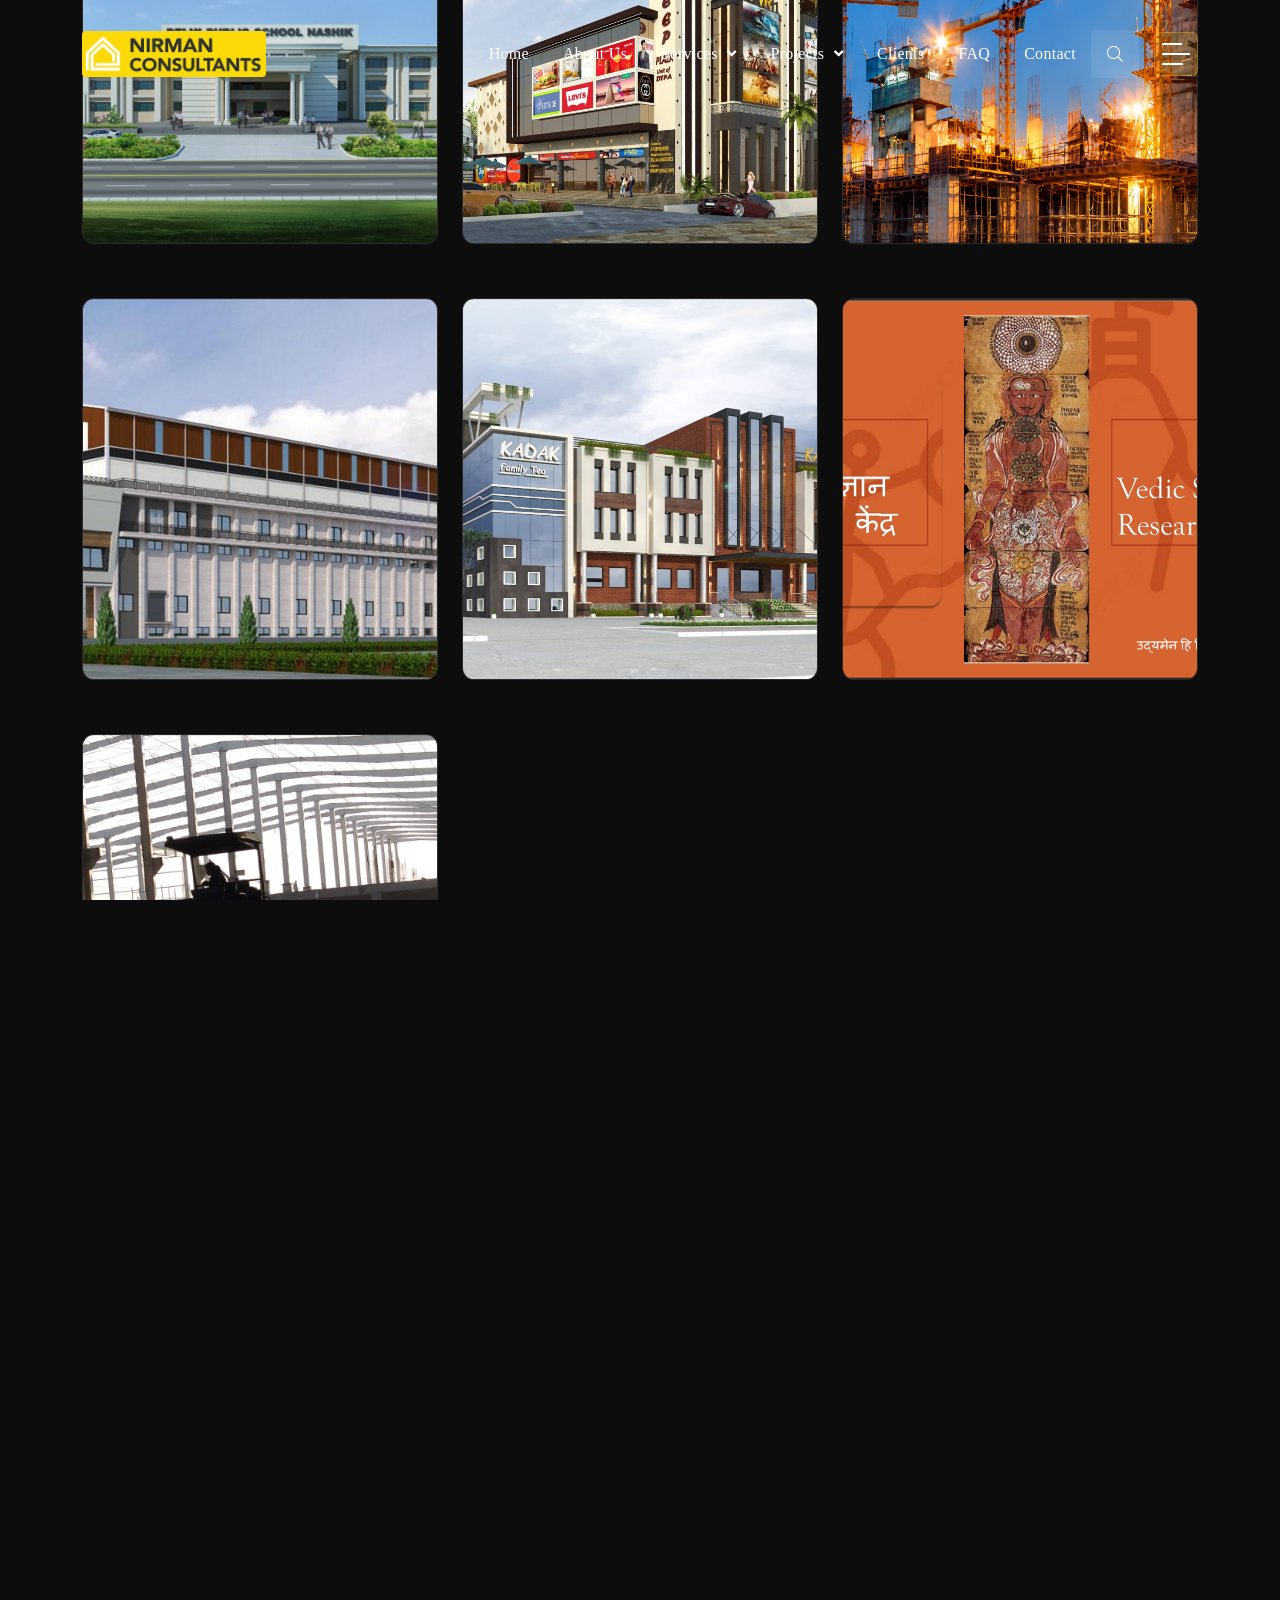
<file: project.html>
<!DOCTYPE html>
<html lang="en">
<head>
    <meta charset="UTF-8">
    <meta http-equiv="X-UA-Compatible" content="IE=edge">
    <meta name="viewport" content="width=device-width, initial-scale=1">
    <meta name="author" content="Nirman Consultants">
    <meta name="description" content="Explore over 800+ residential, industrial, commercial, and healthcare projects completed by Nirman Consultants.">
    <title>Selected Projects | Nirman Consultants Kanpur</title>
    <link rel="shortcut icon" href="assets/img/logo/logo-nirman.png">
    <link rel="stylesheet" href="assets/css/bootstrap.min.css">
    <link rel="stylesheet" href="assets/css/font-awesome.css">
    <link rel="stylesheet" href="assets/css/animate.css">
    <link rel="stylesheet" href="assets/css/splitting.css">
    <link rel="stylesheet" href="assets/css/magnific-popup.css">
    <link rel="stylesheet" href="assets/css/meanmenu.css">
    <link rel="stylesheet" href="assets/css/swiper-bundle.min.css">
    <link rel="stylesheet" href="assets/css/nice-select.css">
    <link rel="stylesheet" href="assets/css/main.css">
    <link rel="stylesheet" href="style.css">
    </head>
<body class="background-black">
    
    <div class="scroll-up">
        <svg class="scroll-circle svg-content" width="100%" height="100%" viewBox="-1 -1 102 102">
            <path d="M50,1 a49,49 0 0,1 0,98 a49,49 0 0,1 0,-98" />
        </svg>
    </div>

    
    <div id="preloader" class="preloader">
        <div class="animation-preloader">
            <div class="spinner"></div>
            <div class="txt-loading">
                <span data-text-preloader="N" class="letters-loading">N</span>
                <span data-text-preloader="I" class="letters-loading">I</span>
                <span data-text-preloader="R" class="letters-loading">R</span>
                <span data-text-preloader="M" class="letters-loading">M</span>
                <span data-text-preloader="A" class="letters-loading">A</span>
                <span data-text-preloader="N" class="letters-loading">N</span>
            </div>
            <p class="text-center">Consultants Kanpur</p>
        </div>
        <div class="loader">
            <div class="row">
                <div class="col-3 loader-section section-left"><div class="bg"></div></div>
                <div class="col-3 loader-section section-left"><div class="bg"></div></div>
                <div class="col-3 loader-section section-right"><div class="bg"></div></div>
                <div class="col-3 loader-section section-right"><div class="bg"></div></div>
            </div>
        </div>
    </div>

    
    <div class="fix-area">
        <div class="offcanvas__info">
            <div class="offcanvas__wrapper">
                <div class="offcanvas__content">
                    <div class="offcanvas__top mb-4 d-flex justify-content-between align-items-center">
                        <div class="offcanvas__logo">
                            <a href="index.html">
                                <img src="assets/img/logo/logo-nirman.png" alt="Nirman Consultants" style="height: 46px; width: auto; border-radius: 4px;">
                            </a>
                        </div>
                        <div class="offcanvas__close">
                            <button><i class="fas fa-times"></i></button>
                        </div>
                    </div>
                    <div class="mobile-menu fix mb-3"></div>
                    <p class="text d-none d-xl-block mb-4">
                        Nirman Consultants, headquartered in Kanpur and founded in 1991 by Ajay Gupta (IIT Roorkee), turns paper sketches into reality with over three decades of building design excellence.
                    </p>
                    <div class="offcanvas__contact">
                        <h4>Head Office</h4>
                        <ul>
                            <li class="d-flex align-items-center">
                                <div class="offcanvas__contact-icon"><i class="fas fa-map-marker-alt"></i></div>
                                <div class="offcanvas__contact-text"><a target="_blank" href="https://maps.google.com/?q=Commerce+Centre+Chunniganj+Kanpur">Commerce Centre, 404, Chunniganj, Kanpur, UP 208001</a></div>
                            </li>
                            <li class="d-flex align-items-center">
                                <div class="offcanvas__contact-icon mr-15"><i class="fas fa-envelope"></i></div>
                                <div class="offcanvas__contact-text"><a href="mailto:nirmanconsultants@hotmail.com">nirmanconsultants@hotmail.com</a></div>
                            </li>
                            <li class="d-flex align-items-center">
                                <div class="offcanvas__contact-icon mr-15"><i class="fas fa-clock"></i></div>
                                <div class="offcanvas__contact-text"><a href="#">Mon - Sat: 10:00 AM - 07:00 PM</a></div>
                            </li>
                            <li class="d-flex align-items-center">
                                <div class="offcanvas__contact-icon mr-15"><i class="fas fa-phone-alt"></i></div>
                                <div class="offcanvas__contact-text"><a href="tel:+919935551326">+91 9935551326 / 7309010336</a></div>
                            </li>
                        </ul>
                        <div class="header-button mt-4">
                            <a href="contact.html" class="theme-btn text-center">Get A Quote</a>
                        </div>
                        <div class="social-icon d-flex align-items-center mt-3">
                            <a href="https://www.linkedin.com" target="_blank" title="LinkedIn"><i class="fab fa-linkedin-in"></i></a>
                            <a href="tel:+919935551326" title="Call Us"><i class="fas fa-phone"></i></a>
                            <a href="mailto:nirmanconsultants@hotmail.com" title="Email Us"><i class="fas fa-envelope"></i></a>
                            <a href="mailto:nirmanconsultant@gmail.com" title="Director Desk"><i class="fas fa-user-tie"></i></a>
                        </div>
                    </div>
                </div>
            </div>
        </div>
    </div>
    <div class="offcanvas__overlay"></div>

    
    <header>
        <div id="header-sticky" class="header-5">
            <div class="container">
                <div class="mega-menu-wrapper">
                    <div class="header-main">
                        <div class="header-left">
                            <div class="logo">
                                <a href="index.html">
                                    <img src="assets/img/logo/logo-nirman.png" alt="Nirman Consultants" style="height: 46px; width: auto; border-radius: 4px;">
                                </a>
                            </div>
                        </div>
                        <div class="header-right d-flex justify-content-end align-items-center">
                            <div class="mean__menu-wrapper">
                                <div class="main-menu">
                                    <nav id="mobile-menu">
                                        <ul>
                                            <li><a href="index.html">Home</a></li>
                                            <li><a href="about.html">About Us</a></li>
                                            <li class="has-dropdown">
                                                <a href="service.html">Services <i class="fas fa-angle-down"></i></a>
                                                <ul class="submenu">
                                                    <li><a href="service.html">All Services</a></li>
                                                    <li><a href="service-details.html?id=preconstruction">Preconstruction Planning</a></li>
                                                    <li><a href="service-details.html?id=modelling">Architectural Modelling</a></li>
                                                    <li><a href="service-details.html?id=structure">Structure Designing</a></li>
                                                    <li><a href="service-details.html?id=construction">Construction Management</a></li>
                                                    <li><a href="service-details.html?id=sustainability">Sustainability & Green Build</a></li>
                                                    <li><a href="service-details.html?id=interior">Interior Management</a></li>
                                                </ul>
                                            </li>
                                            <li class="has-dropdown active">
                                                <a href="project.html">Projects <i class="fas fa-angle-down"></i></a>
                                                <ul class="submenu">
                                                    <li><a href="project.html">Selected Projects</a></li>
                                                    <li><a href="project-details.html">Project Details</a></li>
                                                </ul>
                                            </li>
                                            <li><a href="clients.html">Clients</a></li>
                                            <li><a href="faq.html">FAQ</a></li>
                                            <li><a href="contact.html">Contact</a></li>
                                        </ul>
                                    </nav>
                                </div>
                            </div>
                            <a href="#0" class="search-trigger search-icon"><i class="fal fa-search"></i></a>
                            <div class="header__hamburger d-xl-block my-auto">
                                <div class="sidebar__toggle"><img src="assets/img/bar.svg" alt="menu" loading="lazy" decoding="async"></div>
                            </div>
                            <div class="header-button">
                                <a href="contact.html" class="theme-btn hover-white">Get A Quote <i class="fas fa-long-arrow-right"></i></a>
                            </div>
                        </div>
                    </div>
                </div>
            </div>
        </div>
    </header>

    
    <div class="search-wrap">
        <div class="search-inner">
            <i class="fas fa-times search-close" id="search-close"></i>
            <div class="search-cell">
                <form method="get" action="service.html">
                    <div class="search-field-holder">
                        <input type="search" class="main-search-input" placeholder="Search architecture, structural services...">
                    </div>
                </form>
            </div>
        </div>
    </div>

    <div class="ScrollSmoother-content">
        
        <div class="breadcrumb-wrapper section-padding bg-cover" style="background-image: url('assets/img/breadcrumb.jpg');">
            <div class="container">
                <div class="page-heading">
                    <h1 class="wow fadeInUp" data-wow-delay=".3s">Selected Projects</h1>
                    <ul class="breadcrumb-items wow fadeInUp" data-wow-delay=".5s">
                        <li><a href="index.html">Home</a></li>
                        <li><i class="fas fa-chevron-right"></i></li>
                        <li class="text-warning">Selected Projects</li>
                    </ul>
                </div>
            </div>
        </div>

        
        <section class="portfolio-section-2 fix section-padding">
            <div class="container">
                <div class="section-title text-center mb-5">
                    <h6 class="wow fadeInUp text-warning">800+ Landmark Projects</h6>
                    <h2 class="text-white splt-txt wow" data-splitting>Transforming Paper Sketches Into Reality</h2>
                    <p class="text-white-50 mt-2">Over 30 years of executing architectural excellence across 40+ cities in residential, commercial, industrial & institutional domains.</p>
                </div>
                <div class="row g-4">
                    
                    <div class="col-xl-4 col-lg-6 col-md-6 wow fadeInUp" data-wow-delay=".2s">
                        <div class="portfolio-single-items">
                            <div class="portfolio-image bg-cover" style="background-image: url('assets/img/nirman/nirman_6.jpg');">
                                <div class="portfolio-content">
                                    <span class="text-warning text-uppercase fw-bold" style="font-size: 11px; letter-spacing: 1px;">High-Rise & Mega Infrastructure</span>
                                    <h3>
                                        <a href="project-details.html?id=structural">Tower Crane & Structural Framing</a>
                                    </h3>
                                    <p>Advanced high-altitude erection, deep piling & seismic-certified mega frameworks.</p>
                                </div>
                            </div>
                        </div>
                    </div>

                    <div class="col-xl-4 col-lg-6 col-md-6 wow fadeInUp" data-wow-delay=".2s">
                        <div class="portfolio-single-items">
                            <div class="portfolio-image bg-cover" style="background-image: url('assets/img/nirman/project_1.jpeg');">
                                <div class="portfolio-content">
                                    <span class="text-warning text-uppercase fw-bold" style="font-size: 11px; letter-spacing: 1px;">Residential Township</span>
                                    <h3>
                                        <a href="project-details.html?id=residential">Luxury Residential Villas</a>
                                    </h3>
                                    <p>500+ private villas and township layouts with tailored Vastu alignment.</p>
                                </div>
                            </div>
                        </div>
                    </div>
                    
                    <div class="col-xl-4 col-lg-6 col-md-6 wow fadeInUp" data-wow-delay=".3s">
                        <div class="portfolio-single-items">
                            <div class="portfolio-image bg-cover" style="background-image: url('assets/img/nirman/construction_site_portfolio.png');">
                                <div class="portfolio-content">
                                    <span class="text-warning text-uppercase fw-bold" style="font-size: 11px; letter-spacing: 1px;">Heavy Industry & PEB</span>
                                    <h3>
                                        <a href="project-details.html?id=industrial">Industrial Plant & PEB Warehouses</a>
                                    </h3>
                                    <p>Over 200 heavy industrial sheds engineered under strict IS Standards.</p>
                                </div>
                            </div>
                        </div>
                    </div>
                    
                    <div class="col-xl-4 col-lg-6 col-md-6 wow fadeInUp" data-wow-delay=".4s">
                        <div class="portfolio-single-items">
                            <div class="portfolio-image bg-cover" style="background-image: url('assets/img/nirman/project_3.jpeg');">
                                <div class="portfolio-content">
                                    <span class="text-warning text-uppercase fw-bold" style="font-size: 11px; letter-spacing: 1px;">Commercial Plaza</span>
                                    <h3>
                                        <a href="project-details.html?id=commercial">Commercial Hubs & Corporate Parks</a>
                                    </h3>
                                    <p>Multi-story shopping complexes and corporate headquarters with fire safety.</p>
                                </div>
                            </div>
                        </div>
                    </div>
                    
                    <div class="col-xl-4 col-lg-6 col-md-6 wow fadeInUp" data-wow-delay=".2s">
                        <div class="portfolio-single-items">
                            <div class="portfolio-image bg-cover" style="background-image: url('assets/img/nirman/project_4.jpeg');">
                                <div class="portfolio-content">
                                    <span class="text-warning text-uppercase fw-bold" style="font-size: 11px; letter-spacing: 1px;">Healthcare & Tourism</span>
                                    <h3>
                                        <a href="project-details.html?id=hospital">Multispeciality Hospital & Resorts</a>
                                    </h3>
                                    <p>High-efficiency hospital layouts, diagnostic hubs, and hospitality retreat centers.</p>
                                </div>
                            </div>
                        </div>
                    </div>
                    
                    <div class="col-xl-4 col-lg-6 col-md-6 wow fadeInUp" data-wow-delay=".3s">
                        <div class="portfolio-single-items">
                            <div class="portfolio-image bg-cover" style="background-image: url('assets/img/nirman/project_2.png');">
                                <div class="portfolio-content">
                                    <span class="text-warning text-uppercase fw-bold" style="font-size: 11px; letter-spacing: 1px;">Heritage & Education</span>
                                    <h3>
                                        <a href="project-details.html?id=institutional">Vedic Studies Research Centre</a>
                                    </h3>
                                    <p>Classical architectural proportions integrated with contemporary acoustic & seismic engineering.</p>
                                </div>
                            </div>
                        </div>
                    </div>
                    
                    <div class="col-xl-4 col-lg-6 col-md-6 wow fadeInUp" data-wow-delay=".4s">
                        <div class="portfolio-single-items">
                            <div class="portfolio-image bg-cover" style="background-image: url('assets/img/nirman/project_6.jpeg');">
                                <div class="portfolio-content">
                                    <span class="text-warning text-uppercase fw-bold" style="font-size: 11px; letter-spacing: 1px;">Institutional & Banking</span>
                                    <h3>
                                        <a href="project-details.html?id=institutional">Apex Banking & Institutional Centers</a>
                                    </h3>
                                    <p>Turnkey interior and structural design for State Bank of India, RBI, and GAIL.</p>
                                </div>
                            </div>
                        </div>
                    </div>
                </div>
            </div>
        </section>

        
        <section class="counter-section">
            <div class="container">
                <div class="counter-wrapper-2 section-bg-2" style="border-radius: 12px; border: 1px solid rgba(255,255,255,0.1);">
                    <div class="row g-4">
                        <div class="col-xxl-3 col-lg-4 col-md-6"><div class="counter-items-2"><div class="icon"><i class="flaticon-room"></i></div><div class="content"><h2><span class="count">30</span>+</h2><p>Years of Operation</p></div></div></div>
                        <div class="col-xxl-3 col-lg-4 col-md-6"><div class="counter-items-2"><div class="icon"><i class="flaticon-window-5"></i></div><div class="content"><h2><span class="count">800</span>+</h2><p>Projects Completed</p></div></div></div>
                        <div class="col-xxl-3 col-lg-4 col-md-6"><div class="counter-items-2"><div class="icon"><i class="flaticon-blueprint-1"></i></div><div class="content"><h2><span class="count">40</span>+</h2><p>Cities Covered</p></div></div></div>
                        <div class="col-xxl-3 col-lg-4 col-md-6"><div class="counter-items-2"><div class="icon"><i class="flaticon-layer"></i></div><div class="content"><h2><span class="count">100</span>%</h2><p>IS & NBC Compliance</p></div></div></div>
                    </div>
                </div>
            </div>
        </section>

        
        <section class="cta-banner-section-5 fix section-padding">
            <div class="container">
                <div class="cta-banner-wrapper-3">
                    <div class="dot-shape">
                        <img src="assets/img/dot-shape.png" alt="shape-img" loading="lazy" decoding="async">
                    </div>
                    <div class="content">
                        <h2 class="splt-txt text-white" data-splitting>Have a Plot or Building Project? <br> Let's Discuss Your Layout</h2>
                        <p class="text-white-50 mt-2">Get direct feedback and structural advice from Ajay Gupta (IIT Roorkee 1989).</p>
                        <div class="d-flex gap-3 mt-4 flex-wrap">
                            <a href="contact.html" class="theme-btn hover-white">Consult With Our Experts <i class="fas fa-long-arrow-right"></i></a>
                            <a href="tel:+919935551326" class="theme-btn hover-white">Call: +91 9935551326 <i class="fas fa-long-arrow-right"></i></a>
                        </div>
                    </div>
                    <div class="icon d-none d-lg-block">
                        <img src="assets/img/email-2.svg" alt="Inquire" loading="lazy" decoding="async">
                    </div>
                </div>
            </div>
        </section>

        
        <footer class="footer-section section-bg-2">
            <div class="bg-shape">
                <img src="assets/img/footer-bg-shape.png" alt="shape-img" loading="lazy" decoding="async">
            </div>
            <div class="container">
                <div class="footer-widgets-wrapper style-2">
                    <div class="row">
                        <div class="col-xl-3 col-lg-4 col-md-6 wow fadeInUp" data-wow-delay=".3s">
                            <div class="single-footer-widget">
                                <div class="widget-head">
                                    <a href="index.html">
                                        <img src="assets/img/logo/logo-nirman.png" alt="Nirman Consultants" style="height: 48px; width: auto; border-radius: 4px;">
                                    </a>
                                </div>
                                <div class="footer-content">
                                    <p>
                                        Founded in 1991 by Ajay Gupta (IIT Roorkee). Nirman Consultants has delivered 800+ landmark architectural & structural engineering projects across 40+ cities in India.
                                    </p>
                                    <div class="social-icon">
                                        <a href="https://www.linkedin.com" target="_blank" title="LinkedIn"><i class="fab fa-linkedin-in"></i></a>
                                        <a href="tel:+919935551326" title="Call Us"><i class="fas fa-phone"></i></a>
                                        <a href="mailto:nirmanconsultants@hotmail.com" title="Email Us"><i class="fas fa-envelope"></i></a>
                                    </div>
                                </div>
                            </div>
                        </div>
                        
                        <div class="col-xl-3 col-lg-3 col-md-6 ps-xl-4 wow fadeInUp" data-wow-delay=".5s">
                            <div class="single-footer-widget">
                                <div class="widget-head">
                                    <h3>Quick Links</h3>
                                </div>
                                <ul class="list-items">
                                    <li><a href="about.html"><i class="fas fa-chevron-right"></i> About Us</a></li>
                                    <li><a href="service.html"><i class="fas fa-chevron-right"></i> Architecture & Structural</a></li>
                                    <li><a href="project.html"><i class="fas fa-chevron-right"></i> 800+ Projects</a></li>
                                    <li><a href="clients.html"><i class="fas fa-chevron-right"></i> Corporate Clients</a></li>
                                    <li><a href="faq.html"><i class="fas fa-chevron-right"></i> FAQ & Standards</a></li>
                                    <li><a href="contact.html"><i class="fas fa-chevron-right"></i> Contact Us</a></li>
                                </ul>
                            </div>
                        </div>

                        
                        <div class="col-xl-3 col-lg-3 col-md-6 ps-xl-3 wow fadeInUp" data-wow-delay=".7s">
                            <div class="single-footer-widget">
                                <div class="widget-head">
                                    <h3>Kanpur Head Office</h3>
                                </div>
                                <div class="footer-content">
                                    <div class="contact-info-area-2">
                                        <div class="contact-items mb-3">
                                            <div class="icon">
                                                <i class="fas fa-paper-plane"></i>
                                            </div>
                                            <div class="content">
                                                <p class="mb-0" style="font-size: 14px; line-height: 1.5;">Commerce Centre, 404, Chunniganj, Kanpur, UP 208001</p>
                                            </div>
                                        </div>
                                        <div class="contact-items mb-3">
                                            <div class="icon">
                                                <i class="fas fa-envelope"></i>
                                            </div>
                                            <div class="content">
                                                <div class="footer-email-wrap">
                                                    <a href="mailto:nirmanconsultants@hotmail.com" class="link footer-email-link" title="Official Hotmail">nirmanconsultants@hotmail.com</a>
                                                    <a href="mailto:nirmanconsultant@gmail.com" class="link footer-email-link" title="Direct Gmail">nirmanconsultant@gmail.com</a>
                                                </div>
                                            </div>
                                        </div>
                                        <div class="contact-items">
                                            <div class="icon">
                                                <i class="fas fa-phone-alt"></i>
                                            </div>
                                            <div class="content">
                                                <div class="footer-phone-wrap">
                                                    <a href="tel:+919935551326" class="link footer-phone-link" title="Call Director Desk">+91&nbsp;9935551326</a>
                                                    <a href="tel:+917309010336" class="link footer-phone-link" title="Call Kanpur Office Desk">+91&nbsp;7309010336</a>
                                                </div>
                                            </div>
                                        </div>
                                    </div>
                                </div>
                            </div>
                        </div>

                        
                        <div class="col-xl-3 col-lg-3 col-md-6 wow fadeInUp" data-wow-delay=".9s">
                            <div class="single-footer-widget">
                                <div class="widget-head">
                                    <h3>Direct Consultation</h3>
                                </div>
                                <div class="footer-content">
                                    <p class="mb-3">Connect directly with our engineering team for institutional, industrial or commercial projects.</p>
                                    <div class="d-flex flex-column gap-2">
                                        <button type="button" class="theme-btn hover-white text-center py-2 direct-desk-btn" data-bs-toggle="modal" data-bs-target="#callDeskModal" style="font-size: 14px; width: 100%; border: none;">
                                            <i class="fas fa-phone-alt me-2"></i> Call Director Desk
                                        </button>
                                        <button type="button" class="theme-btn hover-white text-center py-2 project-brief-btn" data-bs-toggle="modal" data-bs-target="#emailBriefModal" style="font-size: 14px; width: 100%; border: none;">
                                            <i class="fas fa-paper-plane me-2"></i> Send Project Brief
                                        </button>
                                    </div>
                                </div>
                            </div>
                        </div>
                    </div>
                </div>
            </div>
            <div class="footer-bottom style-2">
                <div class="container">
                    <div class="footer-wrapper d-flex align-items-center justify-content-between">
                        <p class="wow fadeInLeft text-white" data-wow-delay=".3s">
                            &copy; <a href="index.html" class="text-white">Nirman Consultants</a> Kanpur. All Rights Reserved. Founded 1991.
                        </p>
                        <ul class="footer-menu wow fadeInRight" data-wow-delay=".5s">
                            <li><a href="about.html" class="text-white">About Us</a></li>
                            <li><a href="service.html" class="text-white">Services</a></li>
                            <li><a href="contact.html" class="text-white">Contact</a></li>
                        </ul>
                    </div>
                </div>
            </div>
        </footer>
    </div>

    
    <div class="modal fade" id="callDeskModal" tabindex="-1" aria-labelledby="callDeskModalLabel" aria-hidden="true">
        <div class="modal-dialog modal-dialog-centered">
            <div class="modal-content custom-dark-modal">
                <div class="modal-header border-0 pb-0">
                    <div>
                        <h5 class="modal-title text-white fw-bold d-flex align-items-center" id="callDeskModalLabel">
                            <i class="fas fa-phone-alt me-2" style="color: #FDDA08 !important;"></i> Direct Call Desk
                        </h5>
                        <p class="text-white-50 small mb-0 mt-1">Select a phone number to call Director Desk or Office Desk directly:</p>
                    </div>
                    <button type="button" class="btn-close btn-close-white" data-bs-dismiss="modal" aria-label="Close"></button>
                </div>
                <div class="modal-body pt-3">
                    
                    <div class="contact-option-card mb-3 p-3 rounded">
                        <div class="d-flex justify-content-between align-items-center flex-wrap gap-2">
                            <div>
                                <div class="badge mb-1 fw-bold" style="background-color: #FDDA08 !important; color: #111 !important;">Director Desk</div>
                                <h6 class="text-white mb-1">Ajay Gupta (IIT Roorkee)</h6>
                                <div class="text-white-50 small fw-bold">+91 9935551326</div>
                            </div>
                            <div class="d-flex gap-2">
                                <a href="tel:+919935551326" class="btn btn-sm btn-call-action px-3 py-2">
                                    <i class="fas fa-phone-alt me-1"></i> Call Now
                                </a>
                            </div>
                        </div>
                    </div>

                    
                    <div class="contact-option-card p-3 rounded">
                        <div class="d-flex justify-content-between align-items-center flex-wrap gap-2">
                            <div>
                                <div class="badge bg-secondary text-white mb-1">Kanpur Office Desk</div>
                                <h6 class="text-white mb-1">Chunniganj Head Office</h6>
                                <div class="text-white-50 small fw-bold">+91 7309010336</div>
                            </div>
                            <div class="d-flex gap-2">
                                <a href="tel:+917309010336" class="btn btn-sm btn-call-action px-3 py-2">
                                    <i class="fas fa-phone-alt me-1"></i> Call Now
                                </a>
                            </div>
                        </div>
                    </div>
                </div>
                <div class="modal-footer border-0 pt-0 text-center justify-content-center">
                    <span class="text-white-50 small"><i class="fas fa-clock me-1" style="color: #FDDA08 !important;"></i> Available Mon - Sat: 10:00 AM - 07:00 PM</span>
                </div>
            </div>
        </div>
    </div>

    
    <div class="modal fade" id="emailBriefModal" tabindex="-1" aria-labelledby="emailBriefModalLabel" aria-hidden="true">
        <div class="modal-dialog modal-dialog-centered">
            <div class="modal-content custom-dark-modal">
                <div class="modal-header border-0 pb-0">
                    <div>
                        <h5 class="modal-title text-white fw-bold d-flex align-items-center" id="emailBriefModalLabel">
                            <i class="fas fa-paper-plane me-2" style="color: #FDDA08 !important;"></i> Send Project Brief
                        </h5>
                        <p class="text-white-50 small mb-0 mt-1">Choose your preferred email to send project details & drawings:</p>
                    </div>
                    <button type="button" class="btn-close btn-close-white" data-bs-dismiss="modal" aria-label="Close"></button>
                </div>
                <div class="modal-body pt-3">
                    
                    <div class="contact-option-card mb-3 p-3 rounded">
                        <div class="d-flex justify-content-between align-items-center flex-wrap gap-2">
                            <div>
                                <div class="badge bg-danger text-white mb-1"><i class="fab fa-google me-1"></i> Direct Gmail</div>
                                <h6 class="text-white mb-1">nirmanconsultant@gmail.com</h6>
                                <div class="text-white-50 small">Fast response for design & site briefs</div>
                            </div>
                            <a href="mailto:nirmanconsultant@gmail.com?subject=Project%20Brief%20-%20Nirman%20Consultants&body=Hello%20Nirman%20Consultants%20Team,%0D%0A%0D%0AI%20would%20like%20to%20consult%20regarding%20our%20upcoming%20project.%0D%0A%0D%0AProject%20Location:%0D%0APlot%20Area:%0D%0AContact%20Number:" class="btn btn-sm btn-call-action px-3 py-2">
                                <i class="fas fa-envelope me-1"></i> Open Gmail
                            </a>
                        </div>
                    </div>

                    
                    <div class="contact-option-card mb-3 p-3 rounded">
                        <div class="d-flex justify-content-between align-items-center flex-wrap gap-2">
                            <div>
                                <div class="badge bg-primary text-white mb-1"><i class="fas fa-envelope me-1"></i> Official Hotmail</div>
                                <h6 class="text-white mb-1">nirmanconsultants@hotmail.com</h6>
                                <div class="text-white-50 small">Official corporate & institutional desk</div>
                            </div>
                            <a href="mailto:nirmanconsultants@hotmail.com?subject=Project%20Brief%20-%20Nirman%20Consultants&body=Hello%20Nirman%20Consultants%20Team,%0D%0A%0D%0AI%20would%20like%20to%20consult%20regarding%20our%20upcoming%20project.%0D%0A%0D%0AProject%20Location:%0D%0APlot%20Area:%0D%0AContact%20Number:" class="btn btn-sm btn-call-action px-3 py-2">
                                <i class="fas fa-envelope me-1"></i> Open Hotmail
                            </a>
                        </div>
                    </div>

                    
                    <div class="contact-option-card p-3 rounded" style="background: rgba(253, 218, 8, 0.08) !important; border-color: rgba(253, 218, 8, 0.3) !important;">
                        <div class="d-flex justify-content-between align-items-center flex-wrap gap-2">
                            <div>
                                <div class="badge mb-1 fw-bold" style="background-color: #FDDA08 !important; color: #111 !important;"><i class="fas fa-paper-plane me-1"></i> Send To Both Inboxes</div>
                                <h6 class="text-white mb-1">Gmail & Hotmail Combined</h6>
                                <div class="text-white-50 small">Dispatches email to both addresses simultaneously</div>
                            </div>
                            <a href="mailto:nirmanconsultant@gmail.com,nirmanconsultants@hotmail.com?subject=Project%20Brief%20-%20Nirman%20Consultants&body=Hello%20Nirman%20Consultants%20Team,%0D%0A%0D%0AI%20would%20like%20to%20consult%20regarding%20our%20upcoming%20project.%0D%0A%0D%0AProject%20Location:%0D%0APlot%20Area:%0D%0AContact%20Number:" class="btn btn-sm fw-bold px-3 py-2" style="background-color: #FDDA08 !important; color: #111 !important; border: 1px solid #FDDA08 !important;">
                                <i class="fas fa-paper-plane me-1"></i> Send Both
                            </a>
                        </div>
                    </div>
                </div>
                <div class="modal-footer border-0 pt-0 text-center justify-content-center">
                    <a href="contact.html#consultation-section" class="small text-decoration-none" style="color: #FDDA08 !important;">
                        <i class="fas fa-file-alt me-1"></i> Or submit Online Project Inquiry Form
                    </a>
                </div>
            </div>
        </div>
    </div>

    
    <script src="assets/js/jquery-3.7.1.min.js"></script>
    <script src="assets/js/viewport.jquery.js"></script>
    <script src="assets/js/bootstrap.bundle.min.js"></script>
    <script src="assets/js/jquery.nice-select.min.js"></script>
    <script src="assets/js/jquery.waypoints.js"></script>
    <script src="assets/js/jquery.counterup.min.js"></script>
    <script src="assets/js/swiper-bundle.min.js"></script>
    <script src="assets/js/jquery.meanmenu.min.js"></script>
    <script src="assets/js/splitting.js"></script>
    <script src="assets/js/jquery.magnific-popup.min.js"></script>
    <script src="assets/js/wow.min.js"></script>
    <script src="assets/js/splitting-animation.js"></script>
    <script src="assets/js/gsap/gsap.min.js"></script>
    <script src="assets/js/gsap/ScrollTrigger.min.js"></script>
    <script src="assets/js/gsap/ScrollSmoother.min.js"></script>
    <script src="assets/js/main.js"></script>
    </body>
</html>
</file>
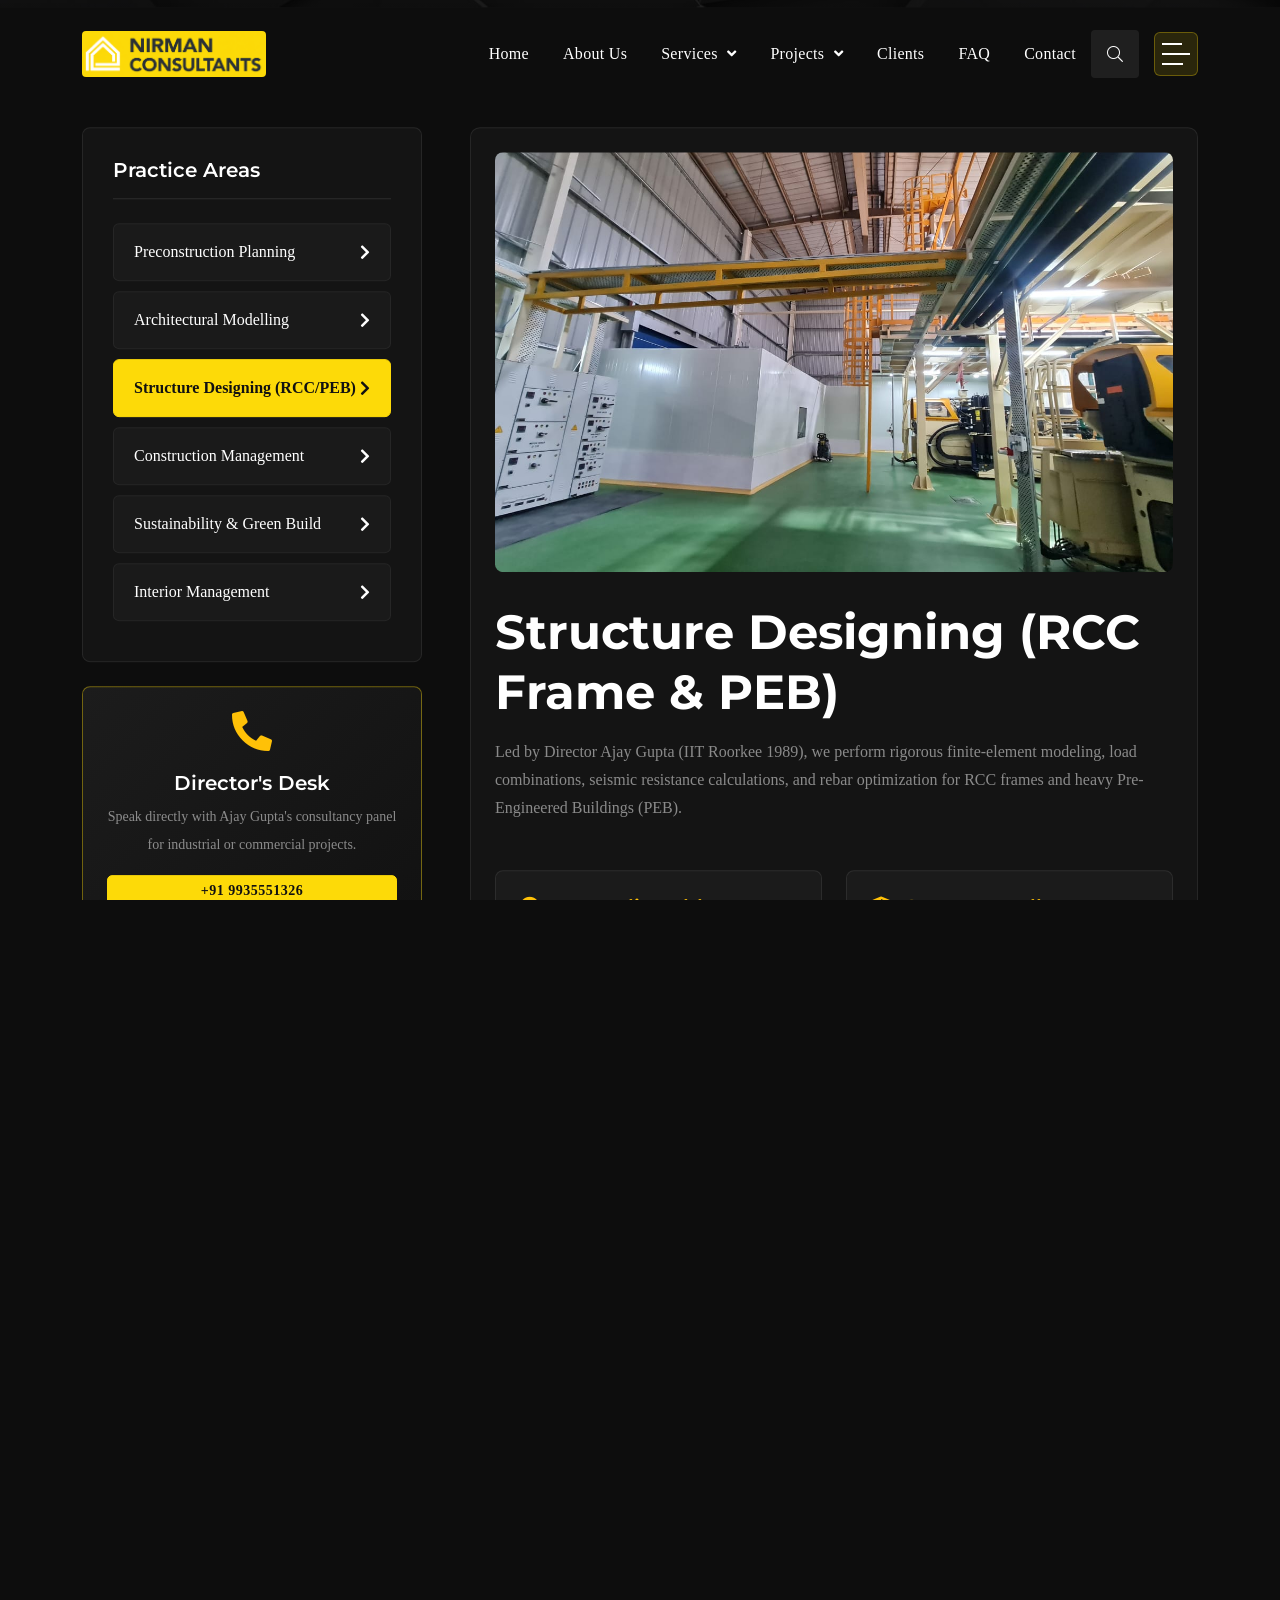
<file: service-details.html>
<!DOCTYPE html>
<html lang="en">
<head>
    <meta charset="UTF-8">
    <meta http-equiv="X-UA-Compatible" content="IE=edge">
    <meta name="viewport" content="width=device-width, initial-scale=1">
    <meta name="author" content="Nirman Consultants">
    <meta name="description" content="Comprehensive technical details, process flow, and scope of services provided by Nirman Consultants.">
    <title>Service Details | Nirman Consultants Kanpur</title>
    <link rel="shortcut icon" href="assets/img/logo/logo-nirman.png">
    <link rel="stylesheet" href="assets/css/bootstrap.min.css">
    <link rel="stylesheet" href="assets/css/font-awesome.css">
    <link rel="stylesheet" href="assets/css/animate.css">
    <link rel="stylesheet" href="assets/css/splitting.css">
    <link rel="stylesheet" href="assets/css/magnific-popup.css">
    <link rel="stylesheet" href="assets/css/meanmenu.css">
    <link rel="stylesheet" href="assets/css/swiper-bundle.min.css">
    <link rel="stylesheet" href="assets/css/nice-select.css">
    <link rel="stylesheet" href="assets/css/main.css">
    <link rel="stylesheet" href="style.css">
    </head>
<body class="background-black">
    
    <div class="scroll-up">
        <svg class="scroll-circle svg-content" width="100%" height="100%" viewBox="-1 -1 102 102">
            <path d="M50,1 a49,49 0 0,1 0,98 a49,49 0 0,1 0,-98" />
        </svg>
    </div>

    
    <div id="preloader" class="preloader">
        <div class="animation-preloader">
            <div class="spinner"></div>
            <div class="txt-loading">
                <span data-text-preloader="N" class="letters-loading">N</span>
                <span data-text-preloader="I" class="letters-loading">I</span>
                <span data-text-preloader="R" class="letters-loading">R</span>
                <span data-text-preloader="M" class="letters-loading">M</span>
                <span data-text-preloader="A" class="letters-loading">A</span>
                <span data-text-preloader="N" class="letters-loading">N</span>
            </div>
            <p class="text-center">Consultants Kanpur</p>
        </div>
        <div class="loader">
            <div class="row">
                <div class="col-3 loader-section section-left"><div class="bg"></div></div>
                <div class="col-3 loader-section section-left"><div class="bg"></div></div>
                <div class="col-3 loader-section section-right"><div class="bg"></div></div>
                <div class="col-3 loader-section section-right"><div class="bg"></div></div>
            </div>
        </div>
    </div>

    
    <div class="fix-area">
        <div class="offcanvas__info">
            <div class="offcanvas__wrapper">
                <div class="offcanvas__content">
                    <div class="offcanvas__top mb-4 d-flex justify-content-between align-items-center">
                        <div class="offcanvas__logo">
                            <a href="index.html">
                                <img src="assets/img/logo/logo-nirman.png" alt="Nirman Consultants" style="height: 46px; width: auto; border-radius: 4px;">
                            </a>
                        </div>
                        <div class="offcanvas__close">
                            <button><i class="fas fa-times"></i></button>
                        </div>
                    </div>
                    <div class="mobile-menu fix mb-3"></div>
                    <p class="text d-none d-xl-block mb-4">
                        Nirman Consultants, headquartered in Kanpur and founded in 1991 by Ajay Gupta (IIT Roorkee), turns paper sketches into reality with over three decades of building design excellence.
                    </p>
                    <div class="offcanvas__contact">
                        <h4>Head Office</h4>
                        <ul>
                            <li class="d-flex align-items-center">
                                <div class="offcanvas__contact-icon"><i class="fas fa-map-marker-alt"></i></div>
                                <div class="offcanvas__contact-text"><a target="_blank" href="https://maps.google.com/?q=Commerce+Centre+Chunniganj+Kanpur">Commerce Centre, 404, Chunniganj, Kanpur, UP 208001</a></div>
                            </li>
                            <li class="d-flex align-items-center">
                                <div class="offcanvas__contact-icon mr-15"><i class="fas fa-envelope"></i></div>
                                <div class="offcanvas__contact-text"><a href="mailto:nirmanconsultants@hotmail.com">nirmanconsultants@hotmail.com</a></div>
                            </li>
                            <li class="d-flex align-items-center">
                                <div class="offcanvas__contact-icon mr-15"><i class="fas fa-clock"></i></div>
                                <div class="offcanvas__contact-text"><a href="#">Mon - Sat: 10:00 AM - 07:00 PM</a></div>
                            </li>
                            <li class="d-flex align-items-center">
                                <div class="offcanvas__contact-icon mr-15"><i class="fas fa-phone-alt"></i></div>
                                <div class="offcanvas__contact-text"><a href="tel:+919935551326">+91 9935551326 / 7309010336</a></div>
                            </li>
                        </ul>
                        <div class="header-button mt-4">
                            <a href="contact.html" class="theme-btn text-center">Get A Quote</a>
                        </div>
                        <div class="social-icon d-flex align-items-center mt-3">
                            <a href="https://www.linkedin.com" target="_blank" title="LinkedIn"><i class="fab fa-linkedin-in"></i></a>
                            <a href="tel:+919935551326" title="Call Us"><i class="fas fa-phone"></i></a>
                            <a href="mailto:nirmanconsultants@hotmail.com" title="Email Us"><i class="fas fa-envelope"></i></a>
                            <a href="mailto:nirmanconsultant@gmail.com" title="Director Desk"><i class="fas fa-user-tie"></i></a>
                        </div>
                    </div>
                </div>
            </div>
        </div>
    </div>
    <div class="offcanvas__overlay"></div>

    
    <header>
        <div id="header-sticky" class="header-5">
            <div class="container">
                <div class="mega-menu-wrapper">
                    <div class="header-main">
                        <div class="header-left">
                            <div class="logo">
                                <a href="index.html">
                                    <img src="assets/img/logo/logo-nirman.png" alt="Nirman Consultants" style="height: 46px; width: auto; border-radius: 4px;">
                                </a>
                            </div>
                        </div>
                        <div class="header-right d-flex justify-content-end align-items-center">
                            <div class="mean__menu-wrapper">
                                <div class="main-menu">
                                    <nav id="mobile-menu">
                                        <ul>
                                            <li><a href="index.html">Home</a></li>
                                            <li><a href="about.html">About Us</a></li>
                                            <li class="has-dropdown active">
                                                <a href="service.html">Services <i class="fas fa-angle-down"></i></a>
                                                <ul class="submenu">
                                                    <li><a href="service.html">All Services</a></li>
                                                    <li><a href="service-details.html?id=preconstruction">Preconstruction Planning</a></li>
                                                    <li><a href="service-details.html?id=modelling">Architectural Modelling</a></li>
                                                    <li><a href="service-details.html?id=structure">Structure Designing</a></li>
                                                    <li><a href="service-details.html?id=construction">Construction Management</a></li>
                                                    <li><a href="service-details.html?id=sustainability">Sustainability & Green Build</a></li>
                                                    <li><a href="service-details.html?id=interior">Interior Management</a></li>
                                                </ul>
                                            </li>
                                            <li class="has-dropdown">
                                                <a href="project.html">Projects <i class="fas fa-angle-down"></i></a>
                                                <ul class="submenu">
                                                    <li><a href="project.html">Selected Projects</a></li>
                                                    <li><a href="project-details.html">Project Details</a></li>
                                                </ul>
                                            </li>
                                            <li><a href="clients.html">Clients</a></li>
                                            <li><a href="faq.html">FAQ</a></li>
                                            <li><a href="contact.html">Contact</a></li>
                                        </ul>
                                    </nav>
                                </div>
                            </div>
                            <a href="#0" class="search-trigger search-icon"><i class="fal fa-search"></i></a>
                            <div class="header__hamburger d-xl-block my-auto">
                                <div class="sidebar__toggle"><img src="assets/img/bar.svg" alt="menu" loading="lazy" decoding="async"></div>
                            </div>
                            <div class="header-button">
                                <a href="contact.html" class="theme-btn hover-white">Get A Quote <i class="fas fa-long-arrow-right"></i></a>
                            </div>
                        </div>
                    </div>
                </div>
            </div>
        </div>
    </header>

    
    <div class="search-wrap">
        <div class="search-inner">
            <i class="fas fa-times search-close" id="search-close"></i>
            <div class="search-cell">
                <form method="get" action="service.html">
                    <div class="search-field-holder">
                        <input type="search" class="main-search-input" placeholder="Search architecture, structural services...">
                    </div>
                </form>
            </div>
        </div>
    </div>

    <div class="ScrollSmoother-content">
        
        <div class="breadcrumb-wrapper section-padding bg-cover" style="background-image: url('assets/img/breadcrumb.jpg');">
            <div class="container">
                <div class="page-heading">
                    <h1 class="wow fadeInUp" data-wow-delay=".3s">Service Details</h1>
                    <ul class="breadcrumb-items wow fadeInUp" data-wow-delay=".5s">
                        <li><a href="index.html">Home</a></li>
                        <li><i class="fas fa-chevron-right"></i></li>
                        <li><a href="service.html">Services</a></li>
                        <li><i class="fas fa-chevron-right"></i></li>
                        <li class="text-warning">Service Details</li>
                    </ul>
                </div>
            </div>
        </div>

        
        <section class="service-details-section fix section-padding">
            <div class="container">
                <div class="service-details-wrapper">
                    <div class="row g-5">
                        
                        <div class="col-12 col-lg-4">
                            <div class="main-sidebar">
                                <div class="single-sidebar-widget mb-4">
                                    <h4 class="text-white mb-4 border-bottom pb-3" style="border-color: rgba(255,255,255,0.1) !important;">Practice Areas</h4>
                                    <ul class="service-category list-unstyled mb-0">
                                        <li id="menu-preconstruction"><a href="javascript:void(0)" onclick="selectService('preconstruction')"><span>Preconstruction Planning</span> <i class="fas fa-chevron-right"></i></a></li>
                                        <li id="menu-modelling"><a href="javascript:void(0)" onclick="selectService('modelling')"><span>Architectural Modelling</span> <i class="fas fa-chevron-right"></i></a></li>
                                        <li id="menu-structure" class="active"><a href="javascript:void(0)" onclick="selectService('structure')"><span>Structure Designing (RCC/PEB)</span> <i class="fas fa-chevron-right"></i></a></li>
                                        <li id="menu-construction"><a href="javascript:void(0)" onclick="selectService('construction')"><span>Construction Management</span> <i class="fas fa-chevron-right"></i></a></li>
                                        <li id="menu-sustainability"><a href="javascript:void(0)" onclick="selectService('sustainability')"><span>Sustainability & Green Build</span> <i class="fas fa-chevron-right"></i></a></li>
                                        <li id="menu-interior"><a href="javascript:void(0)" onclick="selectService('interior')"><span>Interior Management</span> <i class="fas fa-chevron-right"></i></a></li>
                                    </ul>
                                </div>

                                <div class="single-sidebar-widget text-center p-4" style="background: linear-gradient(135deg, #1c1c1c, #111111); border: 1px solid rgba(253, 218, 8, 0.4); border-radius: 8px;">
                                    <div class="icon mb-3">
                                        <i class="fas fa-phone-alt text-warning fs-1"></i>
                                    </div>
                                    <h4 class="text-white mb-2">Director's Desk</h4>
                                    <p class="text-white-50 mb-3" style="font-size: 14px;">Speak directly with Ajay Gupta's consultancy panel for industrial or commercial projects.</p>
                                    <a href="tel:+919935551326" class="theme-btn hover-white d-block py-2 mb-2">+91 9935551326</a>
                                    <small class="text-white-50">Head Office: Chunniganj, Kanpur</small>
                                </div>
                            </div>
                        </div>

                        
                        <div class="col-12 col-lg-8">
                            <div class="service-details-items p-4" style="background: #141414; border: 1px solid rgba(255,255,255,0.08); border-radius: 10px;">
                                <div class="service-image mb-4" style="border-radius: 8px; overflow: hidden; max-height: 440px;">
                                    <img id="service-img" src="assets/img/nirman/service_structure.jpg" alt="Service Showcase" style="width: 100%; height: 420px; object-fit: cover;" loading="lazy" decoding="async">
                                </div>
                                <div class="details-content">
                                    <h2 id="service-title" class="text-white mb-3">Structure Designing (RCC Frame & PEB)</h2>
                                    <p id="service-desc-1" class="text-white-50 fs-6 leading-relaxed mb-4">
                                        Under the direct guidance of Ajay Gupta (Civil Engineer, IIT Roorkee 1989), our structural engineering team focuses on state-of-the-art analysis and design of RCC Frame and PEB (Pre-Engineered Building) structures strictly in accordance with Indian Standards (IS Code).
                                    </p>

                                    <div class="row g-4 my-3">
                                        <div class="col-md-6">
                                            <div class="p-4 h-100" style="background: rgba(255,255,255,0.03); border: 1px solid rgba(255,255,255,0.08); border-radius: 8px;">
                                                <h5 class="text-warning mb-3"><i class="fas fa-check-circle me-2"></i> Key Deliverables</h5>
                                                <ul id="service-deliverables" class="list-unstyled text-white-50 mb-0">
                                                    <li class="mb-2"><i class="fas fa-chevron-right text-warning me-2" style="font-size: 12px;"></i> Complete structural framing plan</li>
                                                    <li class="mb-2"><i class="fas fa-chevron-right text-warning me-2" style="font-size: 12px;"></i> Rebar & column beam reinforcement details</li>
                                                    <li class="mb-2"><i class="fas fa-chevron-right text-warning me-2" style="font-size: 12px;"></i> PEB steel connection diagrams</li>
                                                    <li><i class="fas fa-chevron-right text-warning me-2" style="font-size: 12px;"></i> Foundation & soil bearing analysis</li>
                                                </ul>
                                            </div>
                                        </div>
                                        <div class="col-md-6">
                                            <div class="p-4 h-100" style="background: rgba(255,255,255,0.03); border: 1px solid rgba(255,255,255,0.08); border-radius: 8px;">
                                                <h5 class="text-warning mb-3"><i class="fas fa-shield-alt me-2"></i> Statutory Adherence</h5>
                                                <ul class="list-unstyled text-white-50 mb-0">
                                                    <li class="mb-2"><i class="fas fa-check text-warning me-2" style="font-size: 12px;"></i> IS 456: Plain & Reinforced Concrete</li>
                                                    <li class="mb-2"><i class="fas fa-check text-warning me-2" style="font-size: 12px;"></i> IS 800: Structural Steel Construction</li>
                                                    <li class="mb-2"><i class="fas fa-check text-warning me-2" style="font-size: 12px;"></i> IS 1893: Earthquake Resistant Design</li>
                                                    <li><i class="fas fa-check text-warning me-2" style="font-size: 12px;"></i> National Building Code (NBC) 2016</li>
                                                </ul>
                                            </div>
                                        </div>
                                    </div>

                                    <div class="mt-4 pt-3 border-top" style="border-color: rgba(255,255,255,0.08) !important;">
                                        <h4 class="text-white mb-2">Request Technical Consultation</h4>
                                        <p class="text-white-50 mb-4">Send us your plot layout or requirement brief for an immediate consultation with Ajay Gupta.</p>
                                        <div class="d-flex gap-3 flex-wrap">
                                            <a href="contact.html" class="theme-btn hover-white">Inquire This Service <i class="fas fa-long-arrow-right"></i></a>
                                            <a href="tel:+919935551326" class="theme-btn bg-white text-dark">Call Engineer <i class="fas fa-phone-alt"></i></a>
                                        </div>
                                    </div>
                                </div>
                            </div>
                        </div>
                    </div>
                </div>
            </div>
        </section>

        
        <section class="cta-banner-section-5 fix section-padding pt-0">
            <div class="container">
                <div class="cta-banner-wrapper-3">
                    <div class="dot-shape">
                        <img src="assets/img/dot-shape.png" alt="shape-img" loading="lazy" decoding="async">
                    </div>
                    <div class="content">
                        <h2 class="splt-txt wow text-white" data-splitting>Ready to Build Your Vision? <br> Consult With Our Experts</h2>
                        <p class="text-white-50 mt-2">Call our Kanpur Head Office or submit your project requirements directly to Ajay Gupta's team.</p>
                        <div class="d-flex gap-3 mt-4 flex-wrap">
                            <a href="contact.html" class="theme-btn hover-white">Consult With Our Experts <i class="fas fa-long-arrow-right"></i></a>
                            <a href="tel:+919935551326" class="theme-btn hover-white">Call: +91 9935551326 <i class="fas fa-long-arrow-right"></i></a>
                        </div>
                    </div>
                    <div class="icon wow fadeInUp d-none d-lg-block" data-wow-delay=".7s">
                        <img src="assets/img/email-2.svg" alt="Inquire" loading="lazy" decoding="async">
                    </div>
                </div>
            </div>
        </section>

        
        <footer class="footer-section section-bg-2">
            <div class="bg-shape">
                <img src="assets/img/footer-bg-shape.png" alt="shape-img" loading="lazy" decoding="async">
            </div>
            <div class="container">
                <div class="footer-widgets-wrapper style-2">
                    <div class="row">
                        <div class="col-xl-3 col-lg-4 col-md-6 wow fadeInUp" data-wow-delay=".3s">
                            <div class="single-footer-widget">
                                <div class="widget-head">
                                    <a href="index.html">
                                        <img src="assets/img/logo/logo-nirman.png" alt="Nirman Consultants" style="height: 48px; width: auto; border-radius: 4px;">
                                    </a>
                                </div>
                                <div class="footer-content">
                                    <p>
                                        Founded in 1991 by Ajay Gupta (IIT Roorkee). Nirman Consultants has delivered 800+ landmark architectural & structural engineering projects across 40+ cities in India.
                                    </p>
                                    <div class="social-icon">
                                        <a href="https://www.linkedin.com" target="_blank" title="LinkedIn"><i class="fab fa-linkedin-in"></i></a>
                                        <a href="tel:+919935551326" title="Call Us"><i class="fas fa-phone"></i></a>
                                        <a href="mailto:nirmanconsultants@hotmail.com" title="Email Us"><i class="fas fa-envelope"></i></a>
                                    </div>
                                </div>
                            </div>
                        </div>
                        
                        <div class="col-xl-3 col-lg-3 col-md-6 ps-xl-4 wow fadeInUp" data-wow-delay=".5s">
                            <div class="single-footer-widget">
                                <div class="widget-head">
                                    <h3>Quick Links</h3>
                                </div>
                                <ul class="list-items">
                                    <li><a href="about.html"><i class="fas fa-chevron-right"></i> About Us</a></li>
                                    <li><a href="service.html"><i class="fas fa-chevron-right"></i> Architecture & Structural</a></li>
                                    <li><a href="project.html"><i class="fas fa-chevron-right"></i> 800+ Projects</a></li>
                                    <li><a href="clients.html"><i class="fas fa-chevron-right"></i> Corporate Clients</a></li>
                                    <li><a href="faq.html"><i class="fas fa-chevron-right"></i> FAQ & Standards</a></li>
                                    <li><a href="contact.html"><i class="fas fa-chevron-right"></i> Contact Us</a></li>
                                </ul>
                            </div>
                        </div>

                        
                        <div class="col-xl-3 col-lg-3 col-md-6 ps-xl-3 wow fadeInUp" data-wow-delay=".7s">
                            <div class="single-footer-widget">
                                <div class="widget-head">
                                    <h3>Kanpur Head Office</h3>
                                </div>
                                <div class="footer-content">
                                    <div class="contact-info-area-2">
                                        <div class="contact-items mb-3">
                                            <div class="icon">
                                                <i class="fas fa-paper-plane"></i>
                                            </div>
                                            <div class="content">
                                                <p class="mb-0" style="font-size: 14px; line-height: 1.5;">Commerce Centre, 404, Chunniganj, Kanpur, UP 208001</p>
                                            </div>
                                        </div>
                                        <div class="contact-items mb-3">
                                            <div class="icon">
                                                <i class="fas fa-envelope"></i>
                                            </div>
                                            <div class="content">
                                                <div class="footer-email-wrap">
                                                    <a href="mailto:nirmanconsultants@hotmail.com" class="link footer-email-link" title="Official Hotmail">nirmanconsultants@hotmail.com</a>
                                                    <a href="mailto:nirmanconsultant@gmail.com" class="link footer-email-link" title="Direct Gmail">nirmanconsultant@gmail.com</a>
                                                </div>
                                            </div>
                                        </div>
                                        <div class="contact-items">
                                            <div class="icon">
                                                <i class="fas fa-phone-alt"></i>
                                            </div>
                                            <div class="content">
                                                <div class="footer-phone-wrap">
                                                    <a href="tel:+919935551326" class="link footer-phone-link" title="Call Director Desk">+91&nbsp;9935551326</a>
                                                    <a href="tel:+917309010336" class="link footer-phone-link" title="Call Kanpur Office Desk">+91&nbsp;7309010336</a>
                                                </div>
                                            </div>
                                        </div>
                                    </div>
                                </div>
                            </div>
                        </div>

                        
                        <div class="col-xl-3 col-lg-3 col-md-6 wow fadeInUp" data-wow-delay=".9s">
                            <div class="single-footer-widget">
                                <div class="widget-head">
                                    <h3>Direct Consultation</h3>
                                </div>
                                <div class="footer-content">
                                    <p class="mb-3">Connect directly with our engineering team for institutional, industrial or commercial projects.</p>
                                    <div class="d-flex flex-column gap-2">
                                        <button type="button" class="theme-btn hover-white text-center py-2 direct-desk-btn" data-bs-toggle="modal" data-bs-target="#callDeskModal" style="font-size: 14px; width: 100%; border: none;">
                                            <i class="fas fa-phone-alt me-2"></i> Call Director Desk
                                        </button>
                                        <button type="button" class="theme-btn hover-white text-center py-2 project-brief-btn" data-bs-toggle="modal" data-bs-target="#emailBriefModal" style="font-size: 14px; width: 100%; border: none;">
                                            <i class="fas fa-paper-plane me-2"></i> Send Project Brief
                                        </button>
                                    </div>
                                </div>
                            </div>
                        </div>
                    </div>
                </div>
            </div>
            <div class="footer-bottom style-2">
                <div class="container">
                    <div class="footer-wrapper d-flex align-items-center justify-content-between">
                        <p class="wow fadeInLeft text-white" data-wow-delay=".3s">
                            &copy; <a href="index.html" class="text-white">Nirman Consultants</a> Kanpur. All Rights Reserved. Founded 1991.
                        </p>
                        <ul class="footer-menu wow fadeInRight" data-wow-delay=".5s">
                            <li><a href="about.html" class="text-white">About Us</a></li>
                            <li><a href="service.html" class="text-white">Services</a></li>
                            <li><a href="contact.html" class="text-white">Contact</a></li>
                        </ul>
                    </div>
                </div>
            </div>
        </footer>
    </div>

    
    <div class="modal fade" id="callDeskModal" tabindex="-1" aria-labelledby="callDeskModalLabel" aria-hidden="true">
        <div class="modal-dialog modal-dialog-centered">
            <div class="modal-content custom-dark-modal">
                <div class="modal-header border-0 pb-0">
                    <div>
                        <h5 class="modal-title text-white fw-bold d-flex align-items-center" id="callDeskModalLabel">
                            <i class="fas fa-phone-alt me-2" style="color: #FDDA08 !important;"></i> Direct Call Desk
                        </h5>
                        <p class="text-white-50 small mb-0 mt-1">Select a phone number to call Director Desk or Office Desk directly:</p>
                    </div>
                    <button type="button" class="btn-close btn-close-white" data-bs-dismiss="modal" aria-label="Close"></button>
                </div>
                <div class="modal-body pt-3">
                    
                    <div class="contact-option-card mb-3 p-3 rounded">
                        <div class="d-flex justify-content-between align-items-center flex-wrap gap-2">
                            <div>
                                <div class="badge mb-1 fw-bold" style="background-color: #FDDA08 !important; color: #111 !important;">Director Desk</div>
                                <h6 class="text-white mb-1">Ajay Gupta (IIT Roorkee)</h6>
                                <div class="text-white-50 small fw-bold">+91 9935551326</div>
                            </div>
                            <div class="d-flex gap-2">
                                <a href="tel:+919935551326" class="btn btn-sm btn-call-action px-3 py-2">
                                    <i class="fas fa-phone-alt me-1"></i> Call Now
                                </a>
                            </div>
                        </div>
                    </div>

                    
                    <div class="contact-option-card p-3 rounded">
                        <div class="d-flex justify-content-between align-items-center flex-wrap gap-2">
                            <div>
                                <div class="badge bg-secondary text-white mb-1">Kanpur Office Desk</div>
                                <h6 class="text-white mb-1">Chunniganj Head Office</h6>
                                <div class="text-white-50 small fw-bold">+91 7309010336</div>
                            </div>
                            <div class="d-flex gap-2">
                                <a href="tel:+917309010336" class="btn btn-sm btn-call-action px-3 py-2">
                                    <i class="fas fa-phone-alt me-1"></i> Call Now
                                </a>
                            </div>
                        </div>
                    </div>
                </div>
                <div class="modal-footer border-0 pt-0 text-center justify-content-center">
                    <span class="text-white-50 small"><i class="fas fa-clock me-1" style="color: #FDDA08 !important;"></i> Available Mon - Sat: 10:00 AM - 07:00 PM</span>
                </div>
            </div>
        </div>
    </div>

    
    <div class="modal fade" id="emailBriefModal" tabindex="-1" aria-labelledby="emailBriefModalLabel" aria-hidden="true">
        <div class="modal-dialog modal-dialog-centered">
            <div class="modal-content custom-dark-modal">
                <div class="modal-header border-0 pb-0">
                    <div>
                        <h5 class="modal-title text-white fw-bold d-flex align-items-center" id="emailBriefModalLabel">
                            <i class="fas fa-paper-plane me-2" style="color: #FDDA08 !important;"></i> Send Project Brief
                        </h5>
                        <p class="text-white-50 small mb-0 mt-1">Choose your preferred email to send project details & drawings:</p>
                    </div>
                    <button type="button" class="btn-close btn-close-white" data-bs-dismiss="modal" aria-label="Close"></button>
                </div>
                <div class="modal-body pt-3">
                    
                    <div class="contact-option-card mb-3 p-3 rounded">
                        <div class="d-flex justify-content-between align-items-center flex-wrap gap-2">
                            <div>
                                <div class="badge bg-danger text-white mb-1"><i class="fab fa-google me-1"></i> Direct Gmail</div>
                                <h6 class="text-white mb-1">nirmanconsultant@gmail.com</h6>
                                <div class="text-white-50 small">Fast response for design & site briefs</div>
                            </div>
                            <a href="mailto:nirmanconsultant@gmail.com?subject=Project%20Brief%20-%20Nirman%20Consultants&body=Hello%20Nirman%20Consultants%20Team,%0D%0A%0D%0AI%20would%20like%20to%20consult%20regarding%20our%20upcoming%20project.%0D%0A%0D%0AProject%20Location:%0D%0APlot%20Area:%0D%0AContact%20Number:" class="btn btn-sm btn-call-action px-3 py-2">
                                <i class="fas fa-envelope me-1"></i> Open Gmail
                            </a>
                        </div>
                    </div>

                    
                    <div class="contact-option-card mb-3 p-3 rounded">
                        <div class="d-flex justify-content-between align-items-center flex-wrap gap-2">
                            <div>
                                <div class="badge bg-primary text-white mb-1"><i class="fas fa-envelope me-1"></i> Official Hotmail</div>
                                <h6 class="text-white mb-1">nirmanconsultants@hotmail.com</h6>
                                <div class="text-white-50 small">Official corporate & institutional desk</div>
                            </div>
                            <a href="mailto:nirmanconsultants@hotmail.com?subject=Project%20Brief%20-%20Nirman%20Consultants&body=Hello%20Nirman%20Consultants%20Team,%0D%0A%0D%0AI%20would%20like%20to%20consult%20regarding%20our%20upcoming%20project.%0D%0A%0D%0AProject%20Location:%0D%0APlot%20Area:%0D%0AContact%20Number:" class="btn btn-sm btn-call-action px-3 py-2">
                                <i class="fas fa-envelope me-1"></i> Open Hotmail
                            </a>
                        </div>
                    </div>

                    
                    <div class="contact-option-card p-3 rounded" style="background: rgba(253, 218, 8, 0.08) !important; border-color: rgba(253, 218, 8, 0.3) !important;">
                        <div class="d-flex justify-content-between align-items-center flex-wrap gap-2">
                            <div>
                                <div class="badge mb-1 fw-bold" style="background-color: #FDDA08 !important; color: #111 !important;"><i class="fas fa-paper-plane me-1"></i> Send To Both Inboxes</div>
                                <h6 class="text-white mb-1">Gmail & Hotmail Combined</h6>
                                <div class="text-white-50 small">Dispatches email to both addresses simultaneously</div>
                            </div>
                            <a href="mailto:nirmanconsultant@gmail.com,nirmanconsultants@hotmail.com?subject=Project%20Brief%20-%20Nirman%20Consultants&body=Hello%20Nirman%20Consultants%20Team,%0D%0A%0D%0AI%20would%20like%20to%20consult%20regarding%20our%20upcoming%20project.%0D%0A%0D%0AProject%20Location:%0D%0APlot%20Area:%0D%0AContact%20Number:" class="btn btn-sm fw-bold px-3 py-2" style="background-color: #FDDA08 !important; color: #111 !important; border: 1px solid #FDDA08 !important;">
                                <i class="fas fa-paper-plane me-1"></i> Send Both
                            </a>
                        </div>
                    </div>
                </div>
                <div class="modal-footer border-0 pt-0 text-center justify-content-center">
                    <a href="contact.html#consultation-section" class="small text-decoration-none" style="color: #FDDA08 !important;">
                        <i class="fas fa-file-alt me-1"></i> Or submit Online Project Inquiry Form
                    </a>
                </div>
            </div>
        </div>
    </div>

    
    <script src="assets/js/jquery-3.7.1.min.js"></script>
    <script src="assets/js/viewport.jquery.js"></script>
    <script src="assets/js/bootstrap.bundle.min.js"></script>
    <script src="assets/js/jquery.nice-select.min.js"></script>
    <script src="assets/js/jquery.waypoints.js"></script>
    <script src="assets/js/jquery.counterup.min.js"></script>
    <script src="assets/js/swiper-bundle.min.js"></script>
    <script src="assets/js/jquery.meanmenu.min.js"></script>
    <script src="assets/js/splitting.js"></script>
    <script src="assets/js/jquery.magnific-popup.min.js"></script>
    <script src="assets/js/wow.min.js"></script>
    <script src="assets/js/splitting-animation.js"></script>
    <script src="assets/js/gsap/gsap.min.js"></script>
    <script src="assets/js/gsap/ScrollTrigger.min.js"></script>
    <script src="assets/js/gsap/ScrollSmoother.min.js"></script>
    <script src="assets/js/main.js"></script>
    
    <script>
    const serviceData = {
        preconstruction: {
            title: "Preconstruction Planning & Vastu",
            img: "assets/img/nirman/service_preconstruction.jpg",
            desc: "The preconstruction phase provides the foundational roadmap for the entire design-build lifecycle. We gather exhaustive project briefs, perform site zoning evaluation, outline clear milestones, and integrate customized Vastu-compliant layouts.",
            deliverables: [
                "Comprehensive client requirement brief",
                "Vastu compliant directional space planning",
                "Project scope, milestones and budget schedule",
                "Statutory approval readiness & KDA guidelines"
            ]
        },
        modelling: {
            title: "Architectural Modelling & 3D Walkthroughs",
            img: "assets/img/nirman/service_modelling.jpg",
            desc: "Schematic designs and high-precision modeling are crucial for seamless physical execution. We provide interactive 3D visualizations, exterior elevations, daylighting calculations, and full AutoCAD working drawings adhering to IS and NBC guidelines.",
            deliverables: [
                "Photorealistic 3D building rendering & walkthroughs",
                "Detailed AutoCAD municipal sanction drawings",
                "Volumetric and facade styling blueprints",
                "Optimal floor layouts with thermal ventilation"
            ]
        },
        structure: {
            title: "Structure Designing (RCC Frame & PEB)",
            img: "assets/img/nirman/service_structure.jpg",
            desc: "Led by Director Ajay Gupta (IIT Roorkee 1989), we perform rigorous finite-element modeling, load combinations, seismic resistance calculations, and rebar optimization for RCC frames and heavy Pre-Engineered Buildings (PEB).",
            deliverables: [
                "Complete structural framing & rebar scheduling",
                "Analysis of PEB steel industrial warehouses",
                "Seismic & wind load modeling under IS 1893",
                "Factory Stability Certification under Factories Act, 1948"
            ]
        },
        construction: {
            title: "Construction Management & BOQ Review",
            img: "assets/img/nirman/service_construction.jpg",
            desc: "Prudent review of resources, quality checks, cost management, and on-site milestone tracking. We handle BOQ audits, fire safety compliance under NBC Part 4, and coordinated drainage and HVAC systems.",
            deliverables: [
                "Regular quality control site visits & audits",
                "Itemized Bill of Quantities (BOQ) cost control",
                "Fire safe installation & sprinkler design",
                "Drainage, plumbing and HVAC MEP coordination"
            ]
        },
        sustainability: {
            title: "Sustainability & Green Building Systems",
            img: "assets/img/nirman/service_sustainability.jpg",
            desc: "We embed environmental stewardship into every architectural blueprint. Our sustainable designs follow Green Building design codes, integrate rooftop solar generation, and install efficient rainwater harvesting and water recycling systems.",
            deliverables: [
                "Green building design & energy certification",
                "Solar panel installation & energy modeling",
                "Rainwater harvesting & groundwater recharge pits",
                "Optimal thermal insulation to reduce HVAC load"
            ]
        },
        interior: {
            title: "Turnkey Interior Management & Handover",
            img: "assets/img/nirman/service_interior.jpeg",
            desc: "From initial conceptual sketches to final turnkey delivery, our interior team oversees electrical fittings, POP finishing, sanitary installations, bespoke furniture fabrication, and high-aesthetic styling.",
            deliverables: [
                "Complete electrical, lighting & false ceiling (POP)",
                "Plumbing, sanitary fixtures and tile styling",
                "Custom wooden furniture & corporate fitouts",
                "Punctual turnkey delivery ahead of schedule"
            ]
        }
    };

    function selectService(id) {
        const s = serviceData[id] || serviceData['structure'];
        document.getElementById('service-title').innerText = s.title;
        document.getElementById('service-img').src = s.img;
        document.getElementById('service-desc-1').innerText = s.desc;
        const delList = document.getElementById('service-deliverables');
        delList.innerHTML = s.deliverables.map(d => '<li class="mb-2"><i class="fas fa-chevron-right text-warning me-2" style="font-size: 12px;"></i> ' + d + '</li>').join('');

        // Update active class in sidebar
        document.querySelectorAll('.service-category li').forEach(li => li.classList.remove('active'));
        const activeLi = document.getElementById('menu-' + id);
        if (activeLi) activeLi.classList.add('active');
    }

    window.addEventListener('DOMContentLoaded', () => {
        const params = new URLSearchParams(window.location.search);
        const id = params.get('id');
        if (id && serviceData[id]) {
            selectService(id);
        } else {
            selectService('structure');
        }
    });
    </script>
</body>
</html>
</file>
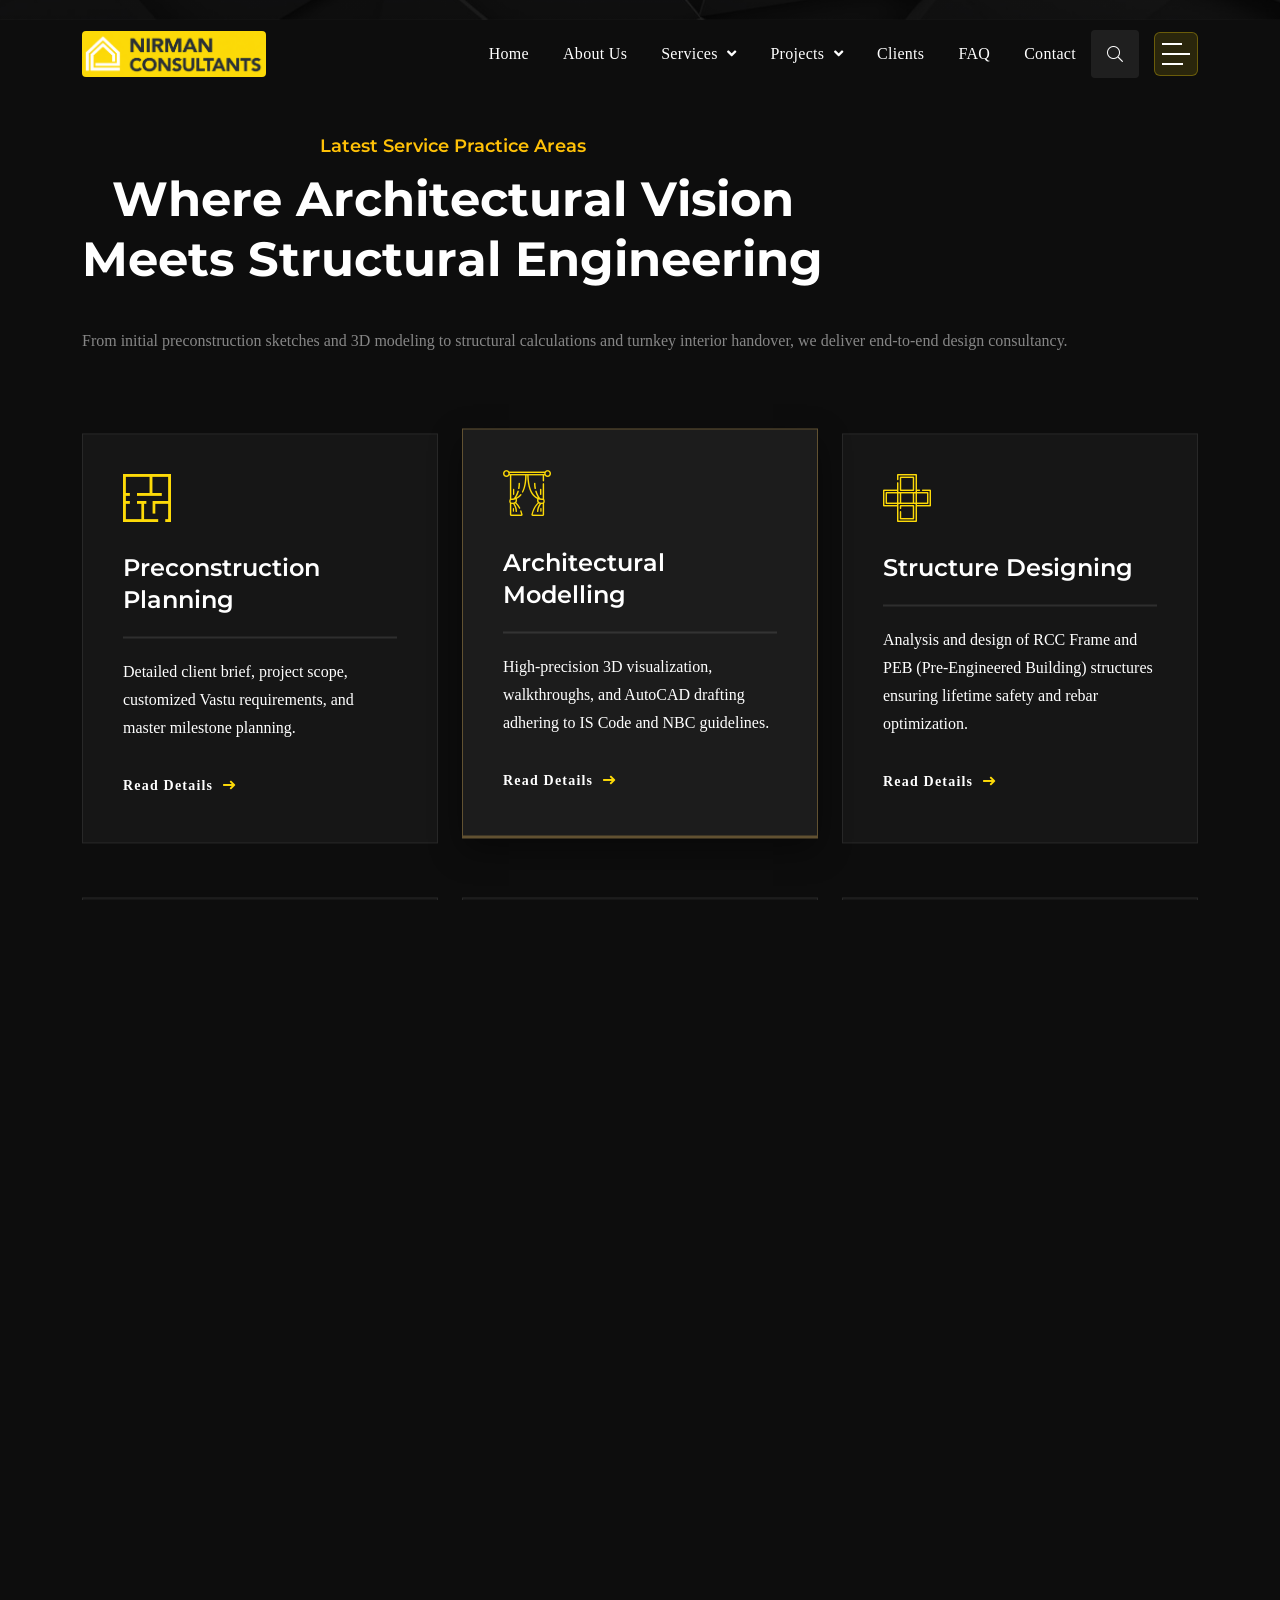
<file: service.html>
<!DOCTYPE html>
<html lang="en">
<head>
    <meta charset="UTF-8">
    <meta http-equiv="X-UA-Compatible" content="IE=edge">
    <meta name="viewport" content="width=device-width, initial-scale=1">
    <meta name="author" content="Nirman Consultants">
    <meta name="description" content="Explore architectural modeling, structural RCC & PEB design, preconstruction planning, and construction management by Nirman Consultants.">
    <title>Our Services | Nirman Consultants Kanpur</title>
    <link rel="shortcut icon" href="assets/img/logo/logo-nirman.png">
    <link rel="stylesheet" href="assets/css/bootstrap.min.css">
    <link rel="stylesheet" href="assets/css/font-awesome.css">
    <link rel="stylesheet" href="assets/css/animate.css">
    <link rel="stylesheet" href="assets/css/splitting.css">
    <link rel="stylesheet" href="assets/css/magnific-popup.css">
    <link rel="stylesheet" href="assets/css/meanmenu.css">
    <link rel="stylesheet" href="assets/css/swiper-bundle.min.css">
    <link rel="stylesheet" href="assets/css/nice-select.css">
    <link rel="stylesheet" href="assets/css/main.css">
    <link rel="stylesheet" href="style.css">
    </head>
<body class="background-black">
    
    <div class="scroll-up">
        <svg class="scroll-circle svg-content" width="100%" height="100%" viewBox="-1 -1 102 102">
            <path d="M50,1 a49,49 0 0,1 0,98 a49,49 0 0,1 0,-98" />
        </svg>
    </div>

    
    <div id="preloader" class="preloader">
        <div class="animation-preloader">
            <div class="spinner"></div>
            <div class="txt-loading">
                <span data-text-preloader="N" class="letters-loading">N</span>
                <span data-text-preloader="I" class="letters-loading">I</span>
                <span data-text-preloader="R" class="letters-loading">R</span>
                <span data-text-preloader="M" class="letters-loading">M</span>
                <span data-text-preloader="A" class="letters-loading">A</span>
                <span data-text-preloader="N" class="letters-loading">N</span>
            </div>
            <p class="text-center">Consultants Kanpur</p>
        </div>
        <div class="loader">
            <div class="row">
                <div class="col-3 loader-section section-left"><div class="bg"></div></div>
                <div class="col-3 loader-section section-left"><div class="bg"></div></div>
                <div class="col-3 loader-section section-right"><div class="bg"></div></div>
                <div class="col-3 loader-section section-right"><div class="bg"></div></div>
            </div>
        </div>
    </div>

    
    <div class="fix-area">
        <div class="offcanvas__info">
            <div class="offcanvas__wrapper">
                <div class="offcanvas__content">
                    <div class="offcanvas__top mb-4 d-flex justify-content-between align-items-center">
                        <div class="offcanvas__logo">
                            <a href="index.html">
                                <img src="assets/img/logo/logo-nirman.png" alt="Nirman Consultants" style="height: 46px; width: auto; border-radius: 4px;">
                            </a>
                        </div>
                        <div class="offcanvas__close">
                            <button><i class="fas fa-times"></i></button>
                        </div>
                    </div>
                    <div class="mobile-menu fix mb-3"></div>
                    <p class="text d-none d-xl-block mb-4">
                        Nirman Consultants, headquartered in Kanpur and founded in 1991 by Ajay Gupta (IIT Roorkee), turns paper sketches into reality with over three decades of building design excellence.
                    </p>
                    <div class="offcanvas__contact">
                        <h4>Head Office</h4>
                        <ul>
                            <li class="d-flex align-items-center">
                                <div class="offcanvas__contact-icon"><i class="fas fa-map-marker-alt"></i></div>
                                <div class="offcanvas__contact-text"><a target="_blank" href="https://maps.google.com/?q=Commerce+Centre+Chunniganj+Kanpur">Commerce Centre, 404, Chunniganj, Kanpur, UP 208001</a></div>
                            </li>
                            <li class="d-flex align-items-center">
                                <div class="offcanvas__contact-icon mr-15"><i class="fas fa-envelope"></i></div>
                                <div class="offcanvas__contact-text"><a href="mailto:nirmanconsultants@hotmail.com">nirmanconsultants@hotmail.com</a></div>
                            </li>
                            <li class="d-flex align-items-center">
                                <div class="offcanvas__contact-icon mr-15"><i class="fas fa-clock"></i></div>
                                <div class="offcanvas__contact-text"><a href="#">Mon - Sat: 10:00 AM - 07:00 PM</a></div>
                            </li>
                            <li class="d-flex align-items-center">
                                <div class="offcanvas__contact-icon mr-15"><i class="fas fa-phone-alt"></i></div>
                                <div class="offcanvas__contact-text"><a href="tel:+919935551326">+91 9935551326 / 7309010336</a></div>
                            </li>
                        </ul>
                        <div class="header-button mt-4">
                            <a href="contact.html" class="theme-btn text-center">Get A Quote</a>
                        </div>
                        <div class="social-icon d-flex align-items-center mt-3">
                            <a href="https://www.linkedin.com" target="_blank" title="LinkedIn"><i class="fab fa-linkedin-in"></i></a>
                            <a href="tel:+919935551326" title="Call Us"><i class="fas fa-phone"></i></a>
                            <a href="mailto:nirmanconsultants@hotmail.com" title="Email Us"><i class="fas fa-envelope"></i></a>
                            <a href="mailto:nirmanconsultant@gmail.com" title="Director Desk"><i class="fas fa-user-tie"></i></a>
                        </div>
                    </div>
                </div>
            </div>
        </div>
    </div>
    <div class="offcanvas__overlay"></div>

    
    <header>
        <div id="header-sticky" class="header-5">
            <div class="container">
                <div class="mega-menu-wrapper">
                    <div class="header-main">
                        <div class="header-left">
                            <div class="logo">
                                <a href="index.html">
                                    <img src="assets/img/logo/logo-nirman.png" alt="Nirman Consultants" style="height: 46px; width: auto; border-radius: 4px;">
                                </a>
                            </div>
                        </div>
                        <div class="header-right d-flex justify-content-end align-items-center">
                            <div class="mean__menu-wrapper">
                                <div class="main-menu">
                                    <nav id="mobile-menu">
                                        <ul>
                                            <li><a href="index.html">Home</a></li>
                                            <li><a href="about.html">About Us</a></li>
                                            <li class="has-dropdown active">
                                                <a href="service.html">Services <i class="fas fa-angle-down"></i></a>
                                                <ul class="submenu">
                                                    <li><a href="service.html">All Services</a></li>
                                                    <li><a href="service-details.html?id=preconstruction">Preconstruction Planning</a></li>
                                                    <li><a href="service-details.html?id=modelling">Architectural Modelling</a></li>
                                                    <li><a href="service-details.html?id=structure">Structure Designing</a></li>
                                                    <li><a href="service-details.html?id=construction">Construction Management</a></li>
                                                    <li><a href="service-details.html?id=sustainability">Sustainability & Green Build</a></li>
                                                    <li><a href="service-details.html?id=interior">Interior Management</a></li>
                                                </ul>
                                            </li>
                                            <li class="has-dropdown">
                                                <a href="project.html">Projects <i class="fas fa-angle-down"></i></a>
                                                <ul class="submenu">
                                                    <li><a href="project.html">Selected Projects</a></li>
                                                    <li><a href="project-details.html">Project Details</a></li>
                                                </ul>
                                            </li>
                                            <li><a href="clients.html">Clients</a></li>
                                            <li><a href="faq.html">FAQ</a></li>
                                            <li><a href="contact.html">Contact</a></li>
                                        </ul>
                                    </nav>
                                </div>
                            </div>
                            <a href="#0" class="search-trigger search-icon"><i class="fal fa-search"></i></a>
                            <div class="header__hamburger d-xl-block my-auto">
                                <div class="sidebar__toggle"><img src="assets/img/bar.svg" alt="menu" loading="lazy" decoding="async"></div>
                            </div>
                            <div class="header-button">
                                <a href="contact.html" class="theme-btn hover-white">Get A Quote <i class="fas fa-long-arrow-right"></i></a>
                            </div>
                        </div>
                    </div>
                </div>
            </div>
        </div>
    </header>

    
    <div class="search-wrap">
        <div class="search-inner">
            <i class="fas fa-times search-close" id="search-close"></i>
            <div class="search-cell">
                <form method="get" action="service.html">
                    <div class="search-field-holder">
                        <input type="search" class="main-search-input" placeholder="Search architecture, structural services...">
                    </div>
                </form>
            </div>
        </div>
    </div>

    <div class="ScrollSmoother-content">
        
        <div class="breadcrumb-wrapper section-padding bg-cover" style="background-image: url('assets/img/breadcrumb.jpg');">
            <div class="container">
                <div class="page-heading">
                    <h1 class="wow fadeInUp" data-wow-delay=".3s">Our Services</h1>
                    <ul class="breadcrumb-items wow fadeInUp" data-wow-delay=".5s">
                        <li><a href="index.html">Home</a></li>
                        <li><i class="fas fa-chevron-right"></i></li>
                        <li class="text-warning">Our Services</li>
                    </ul>
                </div>
            </div>
        </div>

        
        <section class="service-section-2 fix section-padding">
            <div class="container">
                <div class="section-title-area text-center mb-5">
                    <div class="section-title">
                        <h6 class="wow fadeInUp text-warning">Latest Service Practice Areas</h6>
                        <h2 class="text-white splt-txt wow" data-splitting>Where Architectural Vision <br> Meets Structural Engineering</h2>
                    </div>
                    <p class="text-white-50 mt-2">From initial preconstruction sketches and 3D modeling to structural calculations and turnkey interior handover, we deliver end-to-end design consultancy.</p>
                </div>
                <div class="row g-4">
                    
                    <div class="col-xl-4 col-lg-6 col-md-6 wow fadeInUp" data-wow-delay=".3s">
                        <div class="service-box-items style-3 h-100">
                            <div class="icon"><i class="flaticon-plan"></i></div>
                            <div class="content">
                                <h3 class="splt-txt" data-splitting><a href="service-details.html?id=preconstruction">Preconstruction Planning</a></h3>
                                <p>Detailed client brief, project scope, customized Vastu requirements, and master milestone planning.</p>
                                <a href="service-details.html?id=preconstruction" class="link-btn">Read Details <i class="fas fa-long-arrow-right"></i></a>
                            </div>
                        </div>
                    </div>
                    
                    <div class="col-xl-4 col-lg-6 col-md-6 wow fadeInUp" data-wow-delay=".5s">
                        <div class="service-box-items style-3 active h-100">
                            <div class="icon"><i class="flaticon-curtains"></i></div>
                            <div class="content">
                                <h3 class="splt-txt" data-splitting><a href="service-details.html?id=modelling">Architectural Modelling</a></h3>
                                <p>High-precision 3D visualization, walkthroughs, and AutoCAD drafting adhering to IS Code and NBC guidelines.</p>
                                <a href="service-details.html?id=modelling" class="link-btn">Read Details <i class="fas fa-long-arrow-right"></i></a>
                            </div>
                        </div>
                    </div>
                    
                    <div class="col-xl-4 col-lg-6 col-md-6 wow fadeInUp" data-wow-delay=".7s">
                        <div class="service-box-items style-3 h-100">
                            <div class="icon"><i class="flaticon-frame-1"></i></div>
                            <div class="content">
                                <h3 class="splt-txt" data-splitting><a href="service-details.html?id=structure">Structure Designing</a></h3>
                                <p>Analysis and design of RCC Frame and PEB (Pre-Engineered Building) structures ensuring lifetime safety and rebar optimization.</p>
                                <a href="service-details.html?id=structure" class="link-btn">Read Details <i class="fas fa-long-arrow-right"></i></a>
                            </div>
                        </div>
                    </div>
                    
                    <div class="col-xl-4 col-lg-6 col-md-6 wow fadeInUp" data-wow-delay=".3s">
                        <div class="service-box-items style-3 h-100">
                            <div class="icon"><i class="flaticon-dining-room"></i></div>
                            <div class="content">
                                <h3 class="splt-txt" data-splitting><a href="service-details.html?id=construction">Construction Management</a></h3>
                                <p>Quality control checks, cost & BOQ review, fire safe installations, drainage, and HVAC coordination.</p>
                                <a href="service-details.html?id=construction" class="link-btn">Read Details <i class="fas fa-long-arrow-right"></i></a>
                            </div>
                        </div>
                    </div>
                    
                    <div class="col-xl-4 col-lg-6 col-md-6 wow fadeInUp" data-wow-delay=".5s">
                        <div class="service-box-items style-3 h-100">
                            <div class="icon"><i class="flaticon-curtains"></i></div>
                            <div class="content">
                                <h3 class="splt-txt" data-splitting><a href="service-details.html?id=sustainability">Sustainability & Green Build</a></h3>
                                <p>Solar energy integration, rainwater harvesting, water recycling, and energy-conserving thermal ventilation.</p>
                                <a href="service-details.html?id=sustainability" class="link-btn">Read Details <i class="fas fa-long-arrow-right"></i></a>
                            </div>
                        </div>
                    </div>
                    
                    <div class="col-xl-4 col-lg-6 col-md-6 wow fadeInUp" data-wow-delay=".7s">
                        <div class="service-box-items style-3 h-100">
                            <div class="icon"><i class="flaticon-frame-1"></i></div>
                            <div class="content">
                                <h3 class="splt-txt" data-splitting><a href="service-details.html?id=interior">Interior Management</a></h3>
                                <p>Turnkey interior handover, electrical and POP finishing, plumbing, sanitary fixtures, and bespoke styling.</p>
                                <a href="service-details.html?id=interior" class="link-btn">Read Details <i class="fas fa-long-arrow-right"></i></a>
                            </div>
                        </div>
                    </div>
                </div>
            </div>
        </section>

        
        <section class="counter-section">
            <div class="container">
                <div class="counter-wrapper-2 section-bg-2" style="border-radius: 12px; border: 1px solid rgba(255,255,255,0.1);">
                    <div class="row g-4">
                        <div class="col-xxl-3 col-lg-4 col-md-6"><div class="counter-items-2"><div class="icon"><i class="flaticon-room"></i></div><div class="content"><h2><span class="count">30</span>+</h2><p>Years of Operation</p></div></div></div>
                        <div class="col-xxl-3 col-lg-4 col-md-6"><div class="counter-items-2"><div class="icon"><i class="flaticon-window-5"></i></div><div class="content"><h2><span class="count">800</span>+</h2><p>Projects Completed</p></div></div></div>
                        <div class="col-xxl-3 col-lg-4 col-md-6"><div class="counter-items-2"><div class="icon"><i class="flaticon-blueprint-1"></i></div><div class="content"><h2><span class="count">40</span>+</h2><p>Cities Covered</p></div></div></div>
                        <div class="col-xxl-3 col-lg-4 col-md-6"><div class="counter-items-2"><div class="icon"><i class="flaticon-layer"></i></div><div class="content"><h2><span class="count">100</span>%</h2><p>IS & NBC Compliance</p></div></div></div>
                    </div>
                </div>
            </div>
        </section>

        
        <section class="cta-banner-section-5 fix section-padding">
            <div class="container">
                <div class="cta-banner-wrapper-3">
                    <div class="dot-shape">
                        <img src="assets/img/dot-shape.png" alt="shape-img" loading="lazy" decoding="async">
                    </div>
                    <div class="content">
                        <h2 class="splt-txt text-white" data-splitting>Need Customized Architectural <br> Or Structural Engineering?</h2>
                        <p class="text-white-50 mt-2">Get in touch with Director Ajay Gupta's team at our Kanpur Head Office.</p>
                        <div class="d-flex gap-3 mt-4 flex-wrap">
                            <a href="contact.html" class="theme-btn hover-white">Consult With Our Experts <i class="fas fa-long-arrow-right"></i></a>
                            <a href="tel:+919935551326" class="theme-btn hover-white">Call: +91 9935551326 <i class="fas fa-long-arrow-right"></i></a>
                        </div>
                    </div>
                    <div class="icon d-none d-lg-block">
                        <img src="assets/img/email-2.svg" alt="Inquire" loading="lazy" decoding="async">
                    </div>
                </div>
            </div>
        </section>

        
        <footer class="footer-section section-bg-2">
            <div class="bg-shape">
                <img src="assets/img/footer-bg-shape.png" alt="shape-img" loading="lazy" decoding="async">
            </div>
            <div class="container">
                <div class="footer-widgets-wrapper style-2">
                    <div class="row">
                        <div class="col-xl-3 col-lg-4 col-md-6 wow fadeInUp" data-wow-delay=".3s">
                            <div class="single-footer-widget">
                                <div class="widget-head">
                                    <a href="index.html">
                                        <img src="assets/img/logo/logo-nirman.png" alt="Nirman Consultants" style="height: 48px; width: auto; border-radius: 4px;">
                                    </a>
                                </div>
                                <div class="footer-content">
                                    <p>
                                        Founded in 1991 by Ajay Gupta (IIT Roorkee). Nirman Consultants has delivered 800+ landmark architectural & structural engineering projects across 40+ cities in India.
                                    </p>
                                    <div class="social-icon">
                                        <a href="https://www.linkedin.com" target="_blank" title="LinkedIn"><i class="fab fa-linkedin-in"></i></a>
                                        <a href="tel:+919935551326" title="Call Us"><i class="fas fa-phone"></i></a>
                                        <a href="mailto:nirmanconsultants@hotmail.com" title="Email Us"><i class="fas fa-envelope"></i></a>
                                    </div>
                                </div>
                            </div>
                        </div>
                        
                        <div class="col-xl-3 col-lg-3 col-md-6 ps-xl-4 wow fadeInUp" data-wow-delay=".5s">
                            <div class="single-footer-widget">
                                <div class="widget-head">
                                    <h3>Quick Links</h3>
                                </div>
                                <ul class="list-items">
                                    <li><a href="about.html"><i class="fas fa-chevron-right"></i> About Us</a></li>
                                    <li><a href="service.html"><i class="fas fa-chevron-right"></i> Architecture & Structural</a></li>
                                    <li><a href="project.html"><i class="fas fa-chevron-right"></i> 800+ Projects</a></li>
                                    <li><a href="clients.html"><i class="fas fa-chevron-right"></i> Corporate Clients</a></li>
                                    <li><a href="faq.html"><i class="fas fa-chevron-right"></i> FAQ & Standards</a></li>
                                    <li><a href="contact.html"><i class="fas fa-chevron-right"></i> Contact Us</a></li>
                                </ul>
                            </div>
                        </div>

                        
                        <div class="col-xl-3 col-lg-3 col-md-6 ps-xl-3 wow fadeInUp" data-wow-delay=".7s">
                            <div class="single-footer-widget">
                                <div class="widget-head">
                                    <h3>Kanpur Head Office</h3>
                                </div>
                                <div class="footer-content">
                                    <div class="contact-info-area-2">
                                        <div class="contact-items mb-3">
                                            <div class="icon">
                                                <i class="fas fa-paper-plane"></i>
                                            </div>
                                            <div class="content">
                                                <p class="mb-0" style="font-size: 14px; line-height: 1.5;">Commerce Centre, 404, Chunniganj, Kanpur, UP 208001</p>
                                            </div>
                                        </div>
                                        <div class="contact-items mb-3">
                                            <div class="icon">
                                                <i class="fas fa-envelope"></i>
                                            </div>
                                            <div class="content">
                                                <div class="footer-email-wrap">
                                                    <a href="mailto:nirmanconsultants@hotmail.com" class="link footer-email-link" title="Official Hotmail">nirmanconsultants@hotmail.com</a>
                                                    <a href="mailto:nirmanconsultant@gmail.com" class="link footer-email-link" title="Direct Gmail">nirmanconsultant@gmail.com</a>
                                                </div>
                                            </div>
                                        </div>
                                        <div class="contact-items">
                                            <div class="icon">
                                                <i class="fas fa-phone-alt"></i>
                                            </div>
                                            <div class="content">
                                                <div class="footer-phone-wrap">
                                                    <a href="tel:+919935551326" class="link footer-phone-link" title="Call Director Desk">+91&nbsp;9935551326</a>
                                                    <a href="tel:+917309010336" class="link footer-phone-link" title="Call Kanpur Office Desk">+91&nbsp;7309010336</a>
                                                </div>
                                            </div>
                                        </div>
                                    </div>
                                </div>
                            </div>
                        </div>

                        
                        <div class="col-xl-3 col-lg-3 col-md-6 wow fadeInUp" data-wow-delay=".9s">
                            <div class="single-footer-widget">
                                <div class="widget-head">
                                    <h3>Direct Consultation</h3>
                                </div>
                                <div class="footer-content">
                                    <p class="mb-3">Connect directly with our engineering team for institutional, industrial or commercial projects.</p>
                                    <div class="d-flex flex-column gap-2">
                                        <button type="button" class="theme-btn hover-white text-center py-2 direct-desk-btn" data-bs-toggle="modal" data-bs-target="#callDeskModal" style="font-size: 14px; width: 100%; border: none;">
                                            <i class="fas fa-phone-alt me-2"></i> Call Director Desk
                                        </button>
                                        <button type="button" class="theme-btn hover-white text-center py-2 project-brief-btn" data-bs-toggle="modal" data-bs-target="#emailBriefModal" style="font-size: 14px; width: 100%; border: none;">
                                            <i class="fas fa-paper-plane me-2"></i> Send Project Brief
                                        </button>
                                    </div>
                                </div>
                            </div>
                        </div>
                    </div>
                </div>
            </div>
            <div class="footer-bottom style-2">
                <div class="container">
                    <div class="footer-wrapper d-flex align-items-center justify-content-between">
                        <p class="wow fadeInLeft text-white" data-wow-delay=".3s">
                            &copy; <a href="index.html" class="text-white">Nirman Consultants</a> Kanpur. All Rights Reserved. Founded 1991.
                        </p>
                        <ul class="footer-menu wow fadeInRight" data-wow-delay=".5s">
                            <li><a href="about.html" class="text-white">About Us</a></li>
                            <li><a href="service.html" class="text-white">Services</a></li>
                            <li><a href="contact.html" class="text-white">Contact</a></li>
                        </ul>
                    </div>
                </div>
            </div>
        </footer>
    </div>

    
    <div class="modal fade" id="callDeskModal" tabindex="-1" aria-labelledby="callDeskModalLabel" aria-hidden="true">
        <div class="modal-dialog modal-dialog-centered">
            <div class="modal-content custom-dark-modal">
                <div class="modal-header border-0 pb-0">
                    <div>
                        <h5 class="modal-title text-white fw-bold d-flex align-items-center" id="callDeskModalLabel">
                            <i class="fas fa-phone-alt me-2" style="color: #FDDA08 !important;"></i> Direct Call Desk
                        </h5>
                        <p class="text-white-50 small mb-0 mt-1">Select a phone number to call Director Desk or Office Desk directly:</p>
                    </div>
                    <button type="button" class="btn-close btn-close-white" data-bs-dismiss="modal" aria-label="Close"></button>
                </div>
                <div class="modal-body pt-3">
                    
                    <div class="contact-option-card mb-3 p-3 rounded">
                        <div class="d-flex justify-content-between align-items-center flex-wrap gap-2">
                            <div>
                                <div class="badge mb-1 fw-bold" style="background-color: #FDDA08 !important; color: #111 !important;">Director Desk</div>
                                <h6 class="text-white mb-1">Ajay Gupta (IIT Roorkee)</h6>
                                <div class="text-white-50 small fw-bold">+91 9935551326</div>
                            </div>
                            <div class="d-flex gap-2">
                                <a href="tel:+919935551326" class="btn btn-sm btn-call-action px-3 py-2">
                                    <i class="fas fa-phone-alt me-1"></i> Call Now
                                </a>
                            </div>
                        </div>
                    </div>

                    
                    <div class="contact-option-card p-3 rounded">
                        <div class="d-flex justify-content-between align-items-center flex-wrap gap-2">
                            <div>
                                <div class="badge bg-secondary text-white mb-1">Kanpur Office Desk</div>
                                <h6 class="text-white mb-1">Chunniganj Head Office</h6>
                                <div class="text-white-50 small fw-bold">+91 7309010336</div>
                            </div>
                            <div class="d-flex gap-2">
                                <a href="tel:+917309010336" class="btn btn-sm btn-call-action px-3 py-2">
                                    <i class="fas fa-phone-alt me-1"></i> Call Now
                                </a>
                            </div>
                        </div>
                    </div>
                </div>
                <div class="modal-footer border-0 pt-0 text-center justify-content-center">
                    <span class="text-white-50 small"><i class="fas fa-clock me-1" style="color: #FDDA08 !important;"></i> Available Mon - Sat: 10:00 AM - 07:00 PM</span>
                </div>
            </div>
        </div>
    </div>

    
    <div class="modal fade" id="emailBriefModal" tabindex="-1" aria-labelledby="emailBriefModalLabel" aria-hidden="true">
        <div class="modal-dialog modal-dialog-centered">
            <div class="modal-content custom-dark-modal">
                <div class="modal-header border-0 pb-0">
                    <div>
                        <h5 class="modal-title text-white fw-bold d-flex align-items-center" id="emailBriefModalLabel">
                            <i class="fas fa-paper-plane me-2" style="color: #FDDA08 !important;"></i> Send Project Brief
                        </h5>
                        <p class="text-white-50 small mb-0 mt-1">Choose your preferred email to send project details & drawings:</p>
                    </div>
                    <button type="button" class="btn-close btn-close-white" data-bs-dismiss="modal" aria-label="Close"></button>
                </div>
                <div class="modal-body pt-3">
                    
                    <div class="contact-option-card mb-3 p-3 rounded">
                        <div class="d-flex justify-content-between align-items-center flex-wrap gap-2">
                            <div>
                                <div class="badge bg-danger text-white mb-1"><i class="fab fa-google me-1"></i> Direct Gmail</div>
                                <h6 class="text-white mb-1">nirmanconsultant@gmail.com</h6>
                                <div class="text-white-50 small">Fast response for design & site briefs</div>
                            </div>
                            <a href="mailto:nirmanconsultant@gmail.com?subject=Project%20Brief%20-%20Nirman%20Consultants&body=Hello%20Nirman%20Consultants%20Team,%0D%0A%0D%0AI%20would%20like%20to%20consult%20regarding%20our%20upcoming%20project.%0D%0A%0D%0AProject%20Location:%0D%0APlot%20Area:%0D%0AContact%20Number:" class="btn btn-sm btn-call-action px-3 py-2">
                                <i class="fas fa-envelope me-1"></i> Open Gmail
                            </a>
                        </div>
                    </div>

                    
                    <div class="contact-option-card mb-3 p-3 rounded">
                        <div class="d-flex justify-content-between align-items-center flex-wrap gap-2">
                            <div>
                                <div class="badge bg-primary text-white mb-1"><i class="fas fa-envelope me-1"></i> Official Hotmail</div>
                                <h6 class="text-white mb-1">nirmanconsultants@hotmail.com</h6>
                                <div class="text-white-50 small">Official corporate & institutional desk</div>
                            </div>
                            <a href="mailto:nirmanconsultants@hotmail.com?subject=Project%20Brief%20-%20Nirman%20Consultants&body=Hello%20Nirman%20Consultants%20Team,%0D%0A%0D%0AI%20would%20like%20to%20consult%20regarding%20our%20upcoming%20project.%0D%0A%0D%0AProject%20Location:%0D%0APlot%20Area:%0D%0AContact%20Number:" class="btn btn-sm btn-call-action px-3 py-2">
                                <i class="fas fa-envelope me-1"></i> Open Hotmail
                            </a>
                        </div>
                    </div>

                    
                    <div class="contact-option-card p-3 rounded" style="background: rgba(253, 218, 8, 0.08) !important; border-color: rgba(253, 218, 8, 0.3) !important;">
                        <div class="d-flex justify-content-between align-items-center flex-wrap gap-2">
                            <div>
                                <div class="badge mb-1 fw-bold" style="background-color: #FDDA08 !important; color: #111 !important;"><i class="fas fa-paper-plane me-1"></i> Send To Both Inboxes</div>
                                <h6 class="text-white mb-1">Gmail & Hotmail Combined</h6>
                                <div class="text-white-50 small">Dispatches email to both addresses simultaneously</div>
                            </div>
                            <a href="mailto:nirmanconsultant@gmail.com,nirmanconsultants@hotmail.com?subject=Project%20Brief%20-%20Nirman%20Consultants&body=Hello%20Nirman%20Consultants%20Team,%0D%0A%0D%0AI%20would%20like%20to%20consult%20regarding%20our%20upcoming%20project.%0D%0A%0D%0AProject%20Location:%0D%0APlot%20Area:%0D%0AContact%20Number:" class="btn btn-sm fw-bold px-3 py-2" style="background-color: #FDDA08 !important; color: #111 !important; border: 1px solid #FDDA08 !important;">
                                <i class="fas fa-paper-plane me-1"></i> Send Both
                            </a>
                        </div>
                    </div>
                </div>
                <div class="modal-footer border-0 pt-0 text-center justify-content-center">
                    <a href="contact.html#consultation-section" class="small text-decoration-none" style="color: #FDDA08 !important;">
                        <i class="fas fa-file-alt me-1"></i> Or submit Online Project Inquiry Form
                    </a>
                </div>
            </div>
        </div>
    </div>

    
    <script src="assets/js/jquery-3.7.1.min.js"></script>
    <script src="assets/js/viewport.jquery.js"></script>
    <script src="assets/js/bootstrap.bundle.min.js"></script>
    <script src="assets/js/jquery.nice-select.min.js"></script>
    <script src="assets/js/jquery.waypoints.js"></script>
    <script src="assets/js/jquery.counterup.min.js"></script>
    <script src="assets/js/swiper-bundle.min.js"></script>
    <script src="assets/js/jquery.meanmenu.min.js"></script>
    <script src="assets/js/splitting.js"></script>
    <script src="assets/js/jquery.magnific-popup.min.js"></script>
    <script src="assets/js/wow.min.js"></script>
    <script src="assets/js/splitting-animation.js"></script>
    <script src="assets/js/gsap/gsap.min.js"></script>
    <script src="assets/js/gsap/ScrollTrigger.min.js"></script>
    <script src="assets/js/gsap/ScrollSmoother.min.js"></script>
    <script src="assets/js/main.js"></script>
    </body>
</html>
</file>
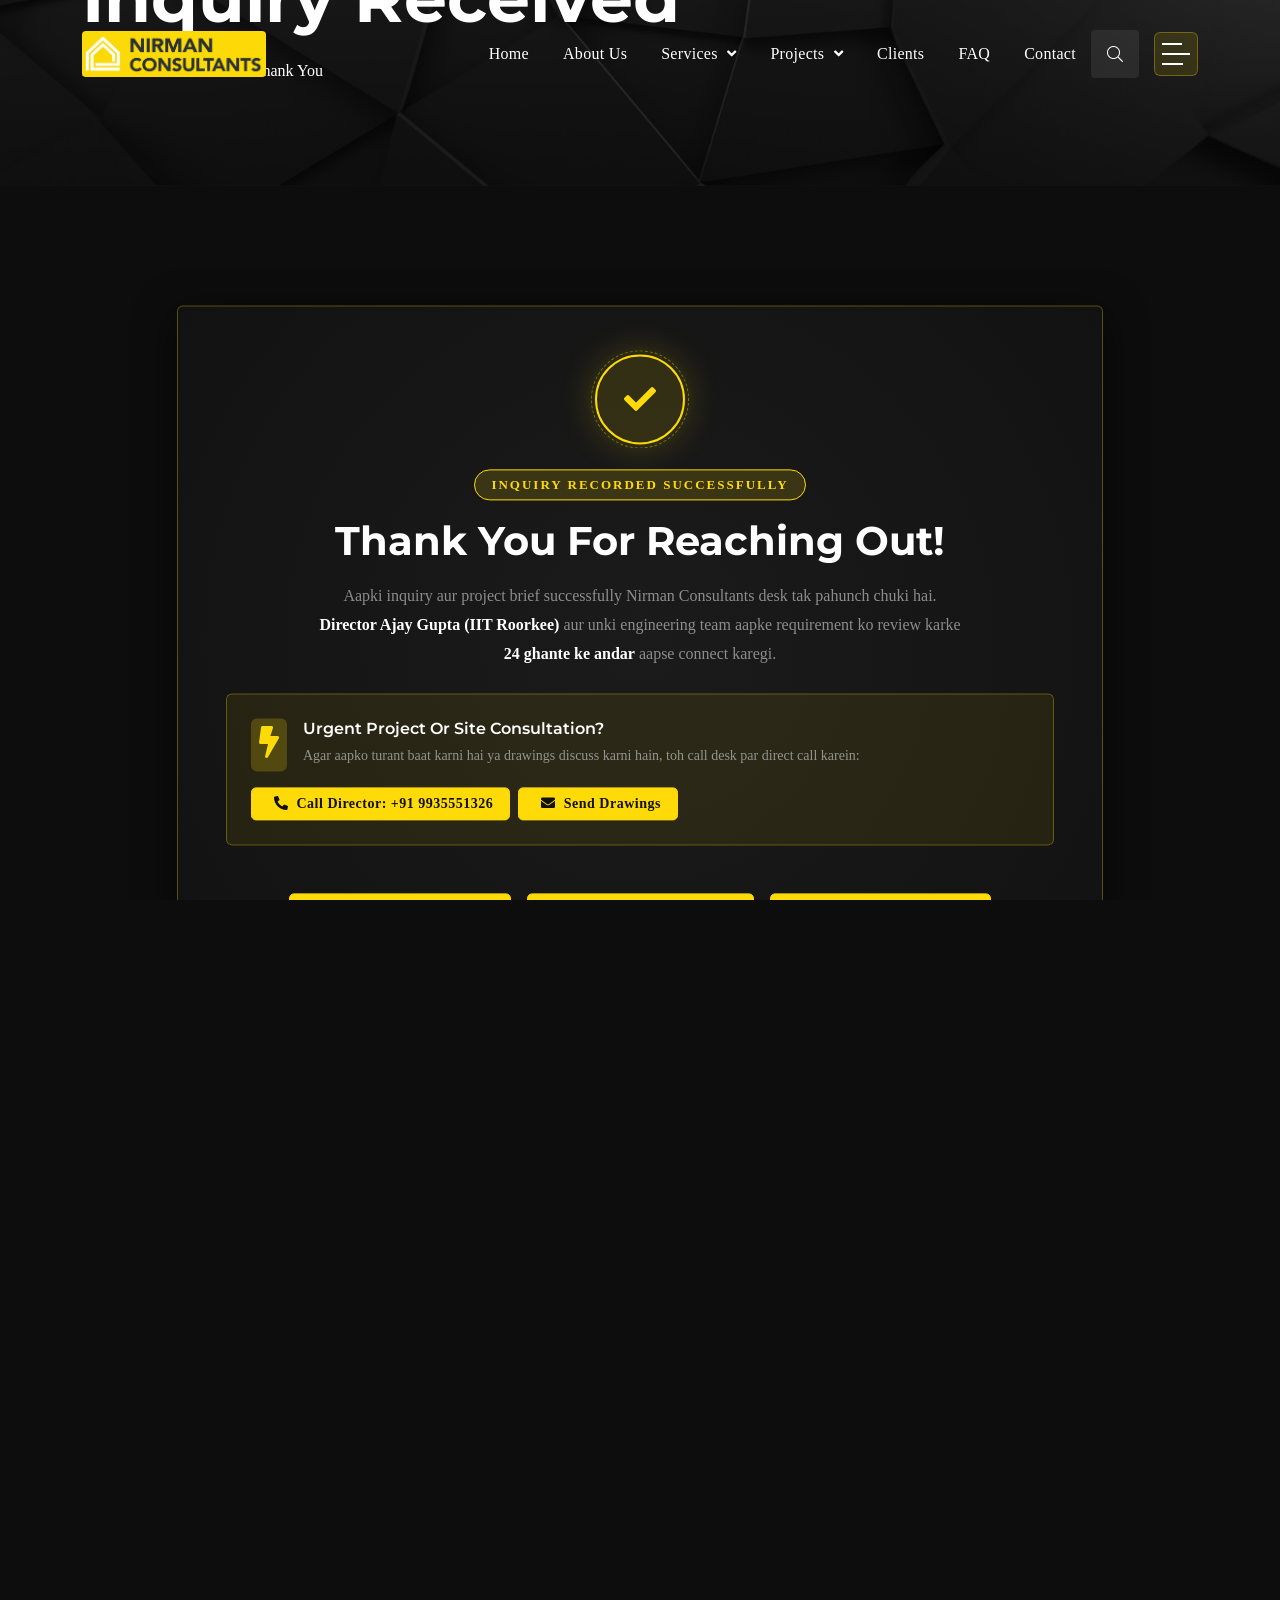
<file: thank-you.html>
<!DOCTYPE html>
<html lang="en">
    
    <head>
        
        <meta charset="UTF-8">
        <meta http-equiv="X-UA-Compatible" content="IE=edge">
        <meta name="viewport" content="width=device-width, initial-scale=1">
        <meta name="author" content="Nirman Consultants">
        <meta name="description" content="Thank You! Your project inquiry has been received. Nirman Consultants Kanpur will contact you within 24 hours.">
        
        <title>Thank You | Nirman Consultants Kanpur</title>
        
        <link rel="shortcut icon" href="assets/img/logo/logo-nirman.png">
        
        <link rel="stylesheet" href="assets/css/bootstrap.min.css">
        <link rel="stylesheet" href="assets/css/font-awesome.css">
        <link rel="stylesheet" href="assets/css/animate.css">
        <link rel="stylesheet" href="assets/css/splitting.css">
        <link rel="stylesheet" href="assets/css/magnific-popup.css">
        <link rel="stylesheet" href="assets/css/meanmenu.css">
        <link rel="stylesheet" href="assets/css/swiper-bundle.min.css">
        <link rel="stylesheet" href="assets/css/nice-select.css">
        <link rel="stylesheet" href="assets/css/main.css">
        <link rel="stylesheet" href="style.css">

        <style>
            .thank-you-checkmark {
                width: 90px;
                height: 90px;
                background: rgba(253, 218, 8, 0.12);
                border: 2px solid #FDDA08;
                border-radius: 50%;
                display: flex;
                align-items: center;
                justify-content: center;
                margin: 0 auto 25px;
                box-shadow: 0 0 35px rgba(253, 218, 8, 0.25);
                position: relative;
            }
            .thank-you-checkmark::after {
                content: '';
                position: absolute;
                inset: -6px;
                border: 1px dashed rgba(253, 218, 8, 0.4);
                border-radius: 50%;
                animation: spinSlow 15s linear infinite;
            }
            @keyframes spinSlow {
                100% { transform: rotate(360deg); }
            }
            .step-box {
                background: #171717;
                border: 1px solid rgba(255, 255, 255, 0.08);
                border-radius: 10px;
                padding: 24px;
                height: 100%;
                transition: all 0.3s ease;
            }
            .step-box:hover {
                border-color: rgba(253, 218, 8, 0.4);
                transform: translateY(-3px);
            }
            .step-num {
                width: 32px;
                height: 32px;
                background: rgba(253, 218, 8, 0.15);
                color: #FDDA08;
                border: 1px solid #FDDA08;
                border-radius: 50%;
                display: flex;
                align-items: center;
                justify-content: center;
                font-weight: 700;
                font-size: 14px;
                margin-bottom: 15px;
            }
        </style>
    </head>

    <body class="background-black">

        <!-- Scroll to Top Button -->
        <div class="scroll-up">
            <svg class="scroll-circle svg-content" width="100%" height="100%" viewBox="-1 -1 102 102">
                <path d="M50,1 a49,49 0 0,1 0,98 a49,49 0 0,1 0,-98" />
            </svg>
        </div>

        <!-- Preloader -->
        <div id="preloader" class="preloader">
            <div class="animation-preloader">
                <div class="spinner"></div>
                <div class="txt-loading">
                    <span data-text-preloader="N" class="letters-loading">N</span>
                    <span data-text-preloader="I" class="letters-loading">I</span>
                    <span data-text-preloader="R" class="letters-loading">R</span>
                    <span data-text-preloader="M" class="letters-loading">M</span>
                    <span data-text-preloader="A" class="letters-loading">A</span>
                    <span data-text-preloader="N" class="letters-loading">N</span>
                </div>
                <p class="text-center">Consultants Kanpur</p>
            </div>
            <div class="loader">
                <div class="row">
                    <div class="col-3 loader-section section-left"><div class="bg"></div></div>
                    <div class="col-3 loader-section section-left"><div class="bg"></div></div>
                    <div class="col-3 loader-section section-right"><div class="bg"></div></div>
                    <div class="col-3 loader-section section-right"><div class="bg"></div></div>
                </div>
            </div>
        </div>

        <!-- Offcanvas Sidebar Area -->
        <div class="fix-area">
            <div class="offcanvas__info">
                <div class="offcanvas__wrapper">
                    <div class="offcanvas__content">
                        <div class="offcanvas__top mb-4 d-flex justify-content-between align-items-center">
                            <div class="offcanvas__logo">
                                <a href="index.html">
                                    <img src="assets/img/logo/logo-nirman.png" alt="Nirman Consultants" style="height: 46px; width: auto; border-radius: 4px;">
                                </a>
                            </div>
                            <div class="offcanvas__close">
                                <button><i class="fas fa-times"></i></button>
                            </div>
                        </div>

                        <div class="mobile-menu fix mb-3"></div>
                        <p class="text d-none d-xl-block mb-4">
                            Nirman Consultants, headquartered in Kanpur and founded in 1991 by Ajay Gupta (IIT Roorkee), turns paper sketches into reality with over three decades of building design and structural excellence.
                        </p>
                        <div class="offcanvas__contact">
                            <h4>Head Office</h4>
                            <ul>
                                <li class="d-flex align-items-center">
                                    <div class="offcanvas__contact-icon">
                                        <i class="fas fa-map-marker-alt"></i>
                                    </div>
                                    <div class="offcanvas__contact-text">
                                        <a target="_blank" href="https://maps.google.com/?q=Commerce+Centre+Chunniganj+Kanpur">Commerce Centre, 404, Chunniganj, Kanpur, UP 208001</a>
                                    </div>
                                </li>
                                <li class="d-flex align-items-center">
                                    <div class="offcanvas__contact-icon mr-15">
                                        <i class="fas fa-envelope"></i>
                                    </div>
                                    <div class="offcanvas__contact-text">
                                        <a href="mailto:nirmanconsultants@hotmail.com">nirmanconsultants@hotmail.com</a>
                                    </div>
                                </li>
                                <li class="d-flex align-items-center">
                                    <div class="offcanvas__contact-icon mr-15">
                                        <i class="fas fa-clock"></i>
                                    </div>
                                    <div class="offcanvas__contact-text">
                                        <a href="#">Mon - Sat: 10:00 AM - 07:00 PM</a>
                                    </div>
                                </li>
                                <li class="d-flex align-items-center">
                                    <div class="offcanvas__contact-icon mr-15">
                                        <i class="fas fa-phone-alt"></i>
                                    </div>
                                    <div class="offcanvas__contact-text">
                                        <a href="tel:+919935551326">+91 9935551326 / 7309010336</a>
                                    </div>
                                </li>
                            </ul>
                            <div class="header-button mt-4">
                                <a href="contact.html" class="theme-btn text-center">
                                    Get A Quote
                                </a>
                            </div>
                            <div class="social-icon d-flex align-items-center mt-3">
                                <a href="https://www.linkedin.com" target="_blank" title="LinkedIn"><i class="fab fa-linkedin-in"></i></a>
                                <a href="tel:+919935551326" title="Call Us"><i class="fas fa-phone"></i></a>
                                <a href="mailto:nirmanconsultants@hotmail.com" title="Email Us"><i class="fas fa-envelope"></i></a>
                                <a href="mailto:nirmanconsultant@gmail.com" title="Director Desk"><i class="fas fa-user-tie"></i></a>
                            </div>
                        </div>
                    </div>
                </div>
            </div>
        </div>
        <div class="offcanvas__overlay"></div>

        <!-- Header Area -->
        <header>
            <div id="header-sticky" class="header-5">
                <div class="container">
                    <div class="mega-menu-wrapper">
                        <div class="header-main">
                            <div class="header-left">
                                <div class="logo">
                                    <a href="index.html">
                                        <img src="assets/img/logo/logo-nirman.png" alt="Nirman Consultants" style="height: 46px; width: auto; border-radius: 4px;">
                                    </a>
                                </div>
                            </div>
                            <div class="header-right d-flex justify-content-end align-items-center">
                                <div class="mean__menu-wrapper">
                                    <div class="main-menu">
                                        <nav id="mobile-menu">
                                            <ul>
                                                <li>
                                                    <a href="index.html">Home</a>
                                                </li>
                                                <li>
                                                    <a href="about.html">About Us</a>
                                                </li>
                                                <li class="has-dropdown">
                                                    <a href="service.html">
                                                        Services
                                                        <i class="fas fa-angle-down"></i>
                                                    </a>
                                                    <ul class="submenu">
                                                        <li><a href="service.html">All Services</a></li>
                                                        <li><a href="service-details.html?id=preconstruction">Preconstruction Planning</a></li>
                                                        <li><a href="service-details.html?id=modelling">Architectural Modelling</a></li>
                                                        <li><a href="service-details.html?id=structure">Structure Designing</a></li>
                                                        <li><a href="service-details.html?id=construction">Construction Management</a></li>
                                                        <li><a href="service-details.html?id=sustainability">Sustainability & Green Build</a></li>
                                                        <li><a href="service-details.html?id=interior">Interior Management</a></li>
                                                    </ul>
                                                </li>
                                                <li class="has-dropdown">
                                                    <a href="project.html">
                                                        Projects
                                                        <i class="fas fa-angle-down"></i>
                                                    </a>
                                                    <ul class="submenu">
                                                        <li><a href="project.html">Selected Projects</a></li>
                                                        <li><a href="project-details.html">Project Details</a></li>
                                                    </ul>
                                                </li>
                                                <li>
                                                    <a href="clients.html">Clients</a>
                                                </li>
                                                <li>
                                                    <a href="faq.html">FAQ</a>
                                                </li>
                                                <li>
                                                    <a href="contact.html">Contact</a>
                                                </li>
                                            </ul>
                                        </nav>
                                    </div>
                                </div>
                                <a href="#0" class="search-trigger search-icon"><i class="fal fa-search"></i></a>
                                <div class="header__hamburger d-xl-block my-auto">
                                    <div class="sidebar__toggle">
                                        <img src="assets/img/bar.svg" alt="menu" loading="lazy" decoding="async">
                                    </div>
                                </div>
                                <div class="header-button">
                                    <a href="contact.html" class="theme-btn hover-white">Get A Quote <i class="fas fa-long-arrow-right"></i></a>
                                </div>
                            </div>
                        </div>
                    </div>
                </div>
            </div>
        </header>

        <!-- Search Popup Area -->
        <div class="search-wrap">
            <div class="search-inner">
                <i class="fas fa-times search-close" id="search-close"></i>
                <div class="search-cell">
                    <form method="get" action="service.html">
                        <div class="search-field-holder">
                            <input type="search" class="main-search-input" placeholder="Search architecture, structural services...">
                        </div>
                    </form>
                </div>
            </div>
        </div>

        <div class="ScrollSmoother-content">
            <!-- Breadcrumb Area -->
            <div class="breadcrumb-wrapper section-padding bg-cover" style="background-image: url('assets/img/breadcrumb.jpg');">
                <div class="container">
                    <div class="page-heading">
                        <h1 class="wow fadeInUp" data-wow-delay=".3s">Inquiry Received</h1>
                        <ul class="breadcrumb-items wow fadeInUp" data-wow-delay=".5s">
                            <li><a href="index.html">Home</a></li>
                            <li><i class="fas fa-chevron-right"></i></li>
                            <li><a href="contact.html">Contact Us</a></li>
                            <li><i class="fas fa-chevron-right"></i></li>
                            <li class="text-white">Thank You</li>
                        </ul>
                    </div>
                </div>
            </div>

            <!-- Thank You Content Section -->
            <section class="thank-you-section fix section-padding">
                <div class="container">
                    <div class="row justify-content-center">
                        <div class="col-lg-10 text-center">
                            
                            <!-- Main Success Card -->
                            <div class="thank-you-card p-4 p-md-5 rounded" style="background: radial-gradient(circle at center, #1b1b1b 0%, #121212 100%); border: 1px solid rgba(253, 218, 8, 0.3); box-shadow: 0 10px 40px rgba(0,0,0,0.6);">
                                
                                <div class="thank-you-checkmark wow zoomIn" data-wow-duration="1s">
                                    <i class="fas fa-check fa-2x" style="color: #FDDA08;"></i>
                                </div>

                                <div class="badge mb-3 px-3 py-2 rounded-pill text-uppercase" style="background: rgba(253, 218, 8, 0.15); border: 1px solid #FDDA08; color: #FDDA08; font-size: 13px; font-weight: 700; letter-spacing: 2px;">
                                    Inquiry Recorded Successfully
                                </div>

                                <h2 class="text-white mb-3 wow fadeInUp" style="font-size: clamp(26px, 4vw, 40px); font-weight: 700;">
                                    Thank You For Reaching Out!
                                </h2>

                                <p class="text-white-50 mx-auto mb-4 wow fadeInUp" data-wow-delay=".2s" style="max-width: 650px; font-size: 16px; line-height: 1.8;">
                                    Aapki inquiry aur project brief successfully Nirman Consultants desk tak pahunch chuki hai. <strong class="text-white">Director Ajay Gupta (IIT Roorkee)</strong> aur unki engineering team aapke requirement ko review karke <strong class="text-white">24 ghante ke andar</strong> aapse connect karegi.
                                </p>

                                <!-- Urgent Assistance Box -->
                                <div class="urgent-banner p-3 p-md-4 rounded mb-5 text-start" style="background: rgba(253, 218, 8, 0.08); border: 1px solid rgba(253, 218, 8, 0.3);">
                                    <div class="d-flex flex-wrap align-items-center justify-content-between gap-3">
                                        <div class="d-flex align-items-center">
                                            <div class="icon me-3 rounded p-2" style="background: rgba(253, 218, 8, 0.2); color: #FDDA08;">
                                                <i class="fas fa-bolt fa-2x"></i>
                                            </div>
                                            <div>
                                                <h5 class="text-white mb-1" style="font-size: 16px;">Urgent Project or Site Consultation?</h5>
                                                <p class="text-white-50 small mb-0">Agar aapko turant baat karni hai ya drawings discuss karni hain, toh call desk par direct call karein:</p>
                                            </div>
                                        </div>
                                        <div class="d-flex gap-2 flex-wrap">
                                            <a href="tel:+919935551326" class="theme-btn hover-white px-3 py-2" style="font-size: 14px;">
                                                <i class="fas fa-phone-alt me-1"></i> Call Director: +91 9935551326
                                            </a>
                                            <a href="mailto:nirmanconsultants@hotmail.com" class="theme-btn hover-white px-3 py-2" style="font-size: 14px; background: transparent; border: 1px solid #FDDA08; color: #FDDA08;">
                                                <i class="fas fa-envelope me-1"></i> Send Drawings
                                            </a>
                                        </div>
                                    </div>
                                </div>

                                <!-- Action Buttons -->
                                <div class="d-flex justify-content-center gap-3 flex-wrap">
                                    <a href="index.html" class="theme-btn hover-white px-4 py-3">
                                        <i class="fas fa-home me-2"></i> Return to Homepage
                                    </a>
                                    <a href="project.html" class="theme-btn hover-white px-4 py-3" style="background: #222; border: 1px solid rgba(255,255,255,0.15);">
                                        <i class="fas fa-images me-2"></i> Explore 800+ Projects
                                    </a>
                                    <a href="service.html" class="theme-btn hover-white px-4 py-3" style="background: transparent; border: 1px solid #FDDA08; color: #FDDA08;">
                                        <i class="fas fa-cogs me-2"></i> Browse Our Services
                                    </a>
                                </div>

                            </div>
                        </div>
                    </div>
                </div>
            </section>

            <!-- Footer Area -->
            <footer class="footer-section section-bg-2">
                <div class="bg-shape">
                    <img src="assets/img/footer-bg-shape.png" alt="shape-img" loading="lazy" decoding="async">
                </div>
                <div class="container">
                    <div class="footer-widgets-wrapper style-2">
                        <div class="row">
                            <div class="col-xl-3 col-lg-4 col-md-6 wow fadeInUp" data-wow-delay=".3s">
                                <div class="single-footer-widget">
                                    <div class="widget-head">
                                        <a href="index.html">
                                            <img src="assets/img/logo/logo-nirman.png" alt="Nirman Consultants" style="height: 52px; width: auto; border-radius: 4px;">
                                        </a>
                                    </div>
                                    <div class="footer-content">
                                        <p>
                                            Pioneering Architectural & Structural Engineering Consultancy in Kanpur since 1991. Headed by Ajay Gupta (B.Arch, IIT Roorkee).
                                        </p>
                                        <div class="social-icon d-flex align-items-center">
                                            <a href="https://www.linkedin.com" target="_blank" title="LinkedIn"><i class="fab fa-linkedin-in"></i></a>
                                            <a href="tel:+919935551326" title="Call Us"><i class="fas fa-phone"></i></a>
                                            <a href="mailto:nirmanconsultants@hotmail.com" title="Email Us"><i class="fas fa-envelope"></i></a>
                                            <a href="mailto:nirmanconsultant@gmail.com" title="Director Desk"><i class="fas fa-user-tie"></i></a>
                                        </div>
                                    </div>
                                </div>
                            </div>
                            <div class="col-xl-3 col-lg-4 col-md-6 ps-lg-5 wow fadeInUp" data-wow-delay=".5s">
                                <div class="single-footer-widget">
                                    <div class="widget-head">
                                        <h3>Quick Links</h3>
                                    </div>
                                    <ul class="list-area">
                                        <li>
                                            <a href="about.html">
                                                <i class="fas fa-chevron-right"></i>
                                                About Nirman
                                            </a>
                                        </li>
                                        <li>
                                            <a href="service.html">
                                                <i class="fas fa-chevron-right"></i>
                                                Our Services
                                            </a>
                                        </li>
                                        <li>
                                            <a href="project.html">
                                                <i class="fas fa-chevron-right"></i>
                                                Featured Projects
                                            </a>
                                        </li>
                                        <li>
                                            <a href="clients.html">
                                                <i class="fas fa-chevron-right"></i>
                                                Client Portfolio
                                            </a>
                                        </li>
                                        <li>
                                            <a href="contact.html">
                                                <i class="fas fa-chevron-right"></i>
                                                Contact & Desk
                                            </a>
                                        </li>
                                    </ul>
                                </div>
                            </div>
                            <div class="col-xl-3 col-lg-4 col-md-6 wow fadeInUp" data-wow-delay=".7s">
                                <div class="single-footer-widget">
                                    <div class="widget-head">
                                        <h3>Head Office</h3>
                                    </div>
                                    <div class="footer-content">
                                        <div class="contact-info-area">
                                            <div class="contact-items">
                                                <div class="icon">
                                                    <i class="fas fa-map-marker-alt"></i>
                                                </div>
                                                <div class="content">
                                                    <p>Commerce Centre, 404, Chunniganj, Kanpur, UP 208001</p>
                                                </div>
                                            </div>
                                            <div class="contact-items">
                                                <div class="icon">
                                                    <i class="fas fa-envelope"></i>
                                                </div>
                                                <div class="content">
                                                    <div class="footer-email-wrap">
                                                        <a href="mailto:nirmanconsultants@hotmail.com" class="link footer-email-link" title="Official Hotmail">nirmanconsultants@hotmail.com</a>
                                                        <a href="mailto:nirmanconsultant@gmail.com" class="link footer-email-link" title="Direct Gmail">nirmanconsultant@gmail.com</a>
                                                    </div>
                                                </div>
                                            </div>
                                            <div class="contact-items">
                                                <div class="icon">
                                                    <i class="fas fa-phone-alt"></i>
                                                </div>
                                                <div class="content">
                                                    <div class="footer-phone-wrap">
                                                        <a href="tel:+919935551326" class="link footer-phone-link" title="Call Director Desk">+91&nbsp;9935551326</a>
                                                        <a href="tel:+917309010336" class="link footer-phone-link" title="Call Kanpur Office Desk">+91&nbsp;7309010336</a>
                                                    </div>
                                                </div>
                                            </div>
                                        </div>
                                    </div>
                                </div>
                            </div>

                            <div class="col-xl-3 col-lg-3 col-md-6 wow fadeInUp" data-wow-delay=".9s">
                                <div class="single-footer-widget">
                                    <div class="widget-head">
                                        <h3>Direct Consultation</h3>
                                    </div>
                                    <div class="footer-content">
                                        <p class="mb-3">Connect directly with our engineering team for institutional, industrial or commercial projects.</p>
                                        <div class="d-flex flex-column gap-2">
                                            <button type="button" class="theme-btn hover-white text-center py-2 direct-desk-btn" data-bs-toggle="modal" data-bs-target="#callDeskModal" style="font-size: 14px; width: 100%; border: none;">
                                                <i class="fas fa-phone-alt me-2"></i> Call Director Desk
                                            </button>
                                            <button type="button" class="theme-btn hover-white text-center py-2 project-brief-btn" data-bs-toggle="modal" data-bs-target="#emailBriefModal" style="font-size: 14px; width: 100%; border: none;">
                                                <i class="fas fa-paper-plane me-2"></i> Send Project Brief
                                            </button>
                                        </div>
                                    </div>
                                </div>
                            </div>
                        </div>
                    </div>
                </div>
                <div class="footer-bottom style-2">
                    <div class="container">
                        <div class="footer-wrapper d-flex align-items-center justify-content-between">
                            <p class="wow fadeInLeft text-white" data-wow-delay=".3s">
                                &copy; <a href="index.html" class="text-white">Nirman Consultants</a> Kanpur. All Rights Reserved. Founded 1991.
                            </p>
                            <ul class="footer-menu wow fadeInRight" data-wow-delay=".5s">
                                <li><a href="about.html" class="text-white">About Us</a></li>
                                <li><a href="service.html" class="text-white">Services</a></li>
                                <li><a href="contact.html" class="text-white">Contact</a></li>
                            </ul>
                        </div>
                    </div>
                </div>
            </footer>
        </div>

        <!-- JS Scripts -->
        <script src="assets/js/jquery-3.7.1.min.js"></script>
        <script src="assets/js/viewport.jquery.js"></script>
        <script src="assets/js/bootstrap.bundle.min.js"></script>
        <script src="assets/js/jquery.nice-select.min.js"></script>
        <script src="assets/js/jquery.waypoints.js"></script>
        <script src="assets/js/jquery.counterup.min.js"></script>
        <script src="assets/js/swiper-bundle.min.js"></script>
        <script src="assets/js/jquery.meanmenu.min.js"></script>
        <script src="assets/js/splitting.js"></script>
        <script src="assets/js/jquery.magnific-popup.min.js"></script>
        <script src="assets/js/wow.min.js"></script>
        <script src="assets/js/splitting-animation.js"></script>
        <script src="assets/js/gsap/gsap.min.js"></script>
        <script src="assets/js/gsap/ScrollTrigger.min.js"></script>
        <script src="assets/js/gsap/ScrollSmoother.min.js"></script>
        <script src="assets/js/main.js"></script>

        <!-- Direct Call Modal -->
        <div class="modal fade" id="callDeskModal" tabindex="-1" aria-labelledby="callDeskModalLabel" aria-hidden="true">
            <div class="modal-dialog modal-dialog-centered">
                <div class="modal-content custom-dark-modal">
                    <div class="modal-header border-0 pb-0">
                        <div>
                            <h5 class="modal-title text-white fw-bold d-flex align-items-center" id="callDeskModalLabel">
                                <i class="fas fa-phone-alt me-2" style="color: #FDDA08 !important;"></i> Direct Call Desk
                            </h5>
                            <p class="text-white-50 small mb-0 mt-1">Select a phone number to call Director Desk or Office Desk directly:</p>
                        </div>
                        <button type="button" class="btn-close btn-close-white" data-bs-dismiss="modal" aria-label="Close"></button>
                    </div>
                    <div class="modal-body pt-3">
                        <div class="contact-option-card mb-3 p-3 rounded">
                            <div class="d-flex justify-content-between align-items-center flex-wrap gap-2">
                                <div>
                                    <div class="badge mb-1 fw-bold" style="background-color: #FDDA08 !important; color: #111 !important;">Director Desk</div>
                                    <h6 class="text-white mb-1">Ajay Gupta (IIT Roorkee)</h6>
                                    <div class="text-white-50 small fw-bold">+91 9935551326</div>
                                </div>
                                <div class="d-flex gap-2">
                                    <a href="tel:+919935551326" class="btn btn-sm btn-call-action px-3 py-2">
                                        <i class="fas fa-phone-alt me-1"></i> Call Now
                                    </a>
                                </div>
                            </div>
                        </div>

                        <div class="contact-option-card p-3 rounded">
                            <div class="d-flex justify-content-between align-items-center flex-wrap gap-2">
                                <div>
                                    <div class="badge bg-secondary text-white mb-1">Kanpur Office Desk</div>
                                    <h6 class="text-white mb-1">Chunniganj Head Office</h6>
                                    <div class="text-white-50 small fw-bold">+91 7309010336</div>
                                </div>
                                <div class="d-flex gap-2">
                                    <a href="tel:+917309010336" class="btn btn-sm btn-call-action px-3 py-2">
                                        <i class="fas fa-phone-alt me-1"></i> Call Now
                                    </a>
                                </div>
                            </div>
                        </div>
                    </div>
                    <div class="modal-footer border-0 pt-0 text-center justify-content-center">
                        <span class="text-white-50 small"><i class="fas fa-clock me-1" style="color: #FDDA08 !important;"></i> Available Mon - Sat: 10:00 AM - 07:00 PM</span>
                    </div>
                </div>
            </div>
        </div>

        <!-- Email Brief Modal -->
        <div class="modal fade" id="emailBriefModal" tabindex="-1" aria-labelledby="emailBriefModalLabel" aria-hidden="true">
            <div class="modal-dialog modal-dialog-centered">
                <div class="modal-content custom-dark-modal">
                    <div class="modal-header border-0 pb-0">
                        <div>
                            <h5 class="modal-title text-white fw-bold d-flex align-items-center" id="emailBriefModalLabel">
                                <i class="fas fa-paper-plane me-2" style="color: #FDDA08 !important;"></i> Send Project Brief
                            </h5>
                            <p class="text-white-50 small mb-0 mt-1">Choose your preferred email to send project details & drawings:</p>
                        </div>
                        <button type="button" class="btn-close btn-close-white" data-bs-dismiss="modal" aria-label="Close"></button>
                    </div>
                    <div class="modal-body pt-3">
                        <div class="contact-option-card mb-3 p-3 rounded">
                            <div class="d-flex justify-content-between align-items-center flex-wrap gap-2">
                                <div>
                                    <div class="badge bg-danger text-white mb-1"><i class="fab fa-google me-1"></i> Direct Gmail</div>
                                    <h6 class="text-white mb-1">nirmanconsultant@gmail.com</h6>
                                    <div class="text-white-50 small">Fast response for design & site briefs</div>
                                </div>
                                <a href="mailto:nirmanconsultant@gmail.com?subject=Project%20Brief%20-%20Nirman%20Consultants&body=Hello%20Nirman%20Consultants%20Team,%0D%0A%0D%0AI%20would%20like%20to%20consult%20regarding%20our%20upcoming%20project.%0D%0A%0D%0AProject%20Location:%0D%0APlot%20Area:%0D%0AContact%20Number:" class="btn btn-sm btn-call-action px-3 py-2">
                                    <i class="fas fa-envelope me-1"></i> Open Gmail
                                </a>
                            </div>
                        </div>

                        <div class="contact-option-card mb-3 p-3 rounded">
                            <div class="d-flex justify-content-between align-items-center flex-wrap gap-2">
                                <div>
                                    <div class="badge bg-primary text-white mb-1"><i class="fas fa-envelope me-1"></i> Official Hotmail</div>
                                    <h6 class="text-white mb-1">nirmanconsultants@hotmail.com</h6>
                                    <div class="text-white-50 small">Official corporate & institutional desk</div>
                                </div>
                                <a href="mailto:nirmanconsultants@hotmail.com?subject=Project%20Brief%20-%20Nirman%20Consultants&body=Hello%20Nirman%20Consultants%20Team,%0D%0A%0D%0AI%20would%20like%20to%20consult%20regarding%20our%20upcoming%20project.%0D%0A%0D%0AProject%20Location:%0D%0APlot%20Area:%0D%0AContact%20Number:" class="btn btn-sm btn-call-action px-3 py-2">
                                    <i class="fas fa-envelope me-1"></i> Open Hotmail
                                </a>
                            </div>
                        </div>
                    </div>
                    <div class="modal-footer border-0 pt-0 text-center justify-content-center">
                        <a href="contact.html#consultation-section" class="small text-decoration-none" style="color: #FDDA08 !important;">
                            <i class="fas fa-file-alt me-1"></i> Or submit Online Project Inquiry Form
                        </a>
                    </div>
                </div>
            </div>
        </div>

    </body>
</html>
</file>
<file: assets/css/splitting.css>
/* Recommended styles for Splitting */
.splitting .word,
.splitting .char {
  display: inline-block;
}

/* Psuedo-element chars */
.splitting .char {
  position: relative;
}

/**
 * Populate the psuedo elements with the character to allow for expanded effects
 * Set to `display: none` by default; just add `display: block` when you want
 * to use the psuedo elements
 */
.splitting .char::before,
.splitting .char::after {
  content: attr(data-char);
  position: absolute;
  top: 0;
  left: 0;
  visibility: hidden;
  transition: inherit;
  user-select: none;
}

/* Expanded CSS Variables */

.splitting {
  /* The center word index */
  --word-center: calc((var(--word-total) - 1) / 2);

  /* The center character index */
  --char-center: calc((var(--char-total) - 1) / 2);

  /* The center character index */
  --line-center: calc((var(--line-total) - 1) / 2);
}

.splitting .word {
  /* Pecent (0-1) of the word's position */
  --word-percent: calc(var(--word-index) / var(--word-total));

  /* Pecent (0-1) of the line's position */
  --line-percent: calc(var(--line-index) / var(--line-total));
}

.splitting .char {
  /* Percent (0-1) of the char's position */
  --char-percent: calc(var(--char-index) / var(--char-total));

  /* Offset from center, positive & negative */
  --char-offset: calc(var(--char-index) - var(--char-center));

  /* Absolute distance from center, only positive */
  --distance: calc(
     (var(--char-offset) * var(--char-offset)) / var(--char-center)
  );

  /* Distance from center where -1 is the far left, 0 is center, 1 is far right */
  --distance-sine: calc(var(--char-offset) / var(--char-center));

  /* Distance from center where 1 is far left/far right, 0 is center */
  --distance-percent: calc((var(--distance) / var(--char-center)));
}
</file>
<file: assets/css/nice-select.css>
.nice-select {
  -webkit-tap-highlight-color: transparent;
  background-color: transparent;
  border-radius: 5px;
  border: solid 1px #3f3877;
  box-sizing: border-box;
  clear: both;
  cursor: pointer;
  display: block;
  font-family: inherit;
  font-size: 18px;
  font-weight: normal;
  outline: none;
 padding: 14px 35px 14px 15px;
  position: relative;
  text-align: left !important;
  -webkit-transition: all 0.2s ease-in-out;
  transition: all 0.2s ease-in-out;
  -webkit-user-select: none;
     -moz-user-select: none;
      -ms-user-select: none;
          user-select: none;
  white-space: nowrap;
  width: 160px;
 }
  .nice-select:hover {
    border-color: #3f3877; }
  .nice-select:active, .nice-select.open, .nice-select:focus {
    border-color: #3f3877; }
  .nice-select:after {
    border-bottom: 2px solid #7b7c98;
    border-right: 2px solid #7b7c98;
    content: '';
    display: block;
    height: 12px;
    margin-top: -6px;
    pointer-events: none;
    position: absolute;
    right: 14px;
    top: 50%;
    -webkit-transform-origin: 66% 66%;
        -ms-transform-origin: 66% 66%;
            transform-origin: 66% 66%;
    -webkit-transform: rotate(45deg);
        -ms-transform: rotate(45deg);
            transform: rotate(45deg);
    -webkit-transition: all 0.15s ease-in-out;
    transition: all 0.15s ease-in-out;
    width: 12px; }
  .nice-select.open:after {
    -webkit-transform: rotate(-135deg);
        -ms-transform: rotate(-135deg);
            transform: rotate(-135deg); }
  .nice-select.open .list {
    opacity: 1;
    display: block;
    pointer-events: auto;
    -webkit-transform: scale(1) translateY(0);
        -ms-transform: scale(1) translateY(0);
            transform: scale(1) translateY(0); }
  .nice-select.disabled {
    border-color: #3f3877;
    color: #3f3877;
    pointer-events: none; }
    .nice-select.disabled:after {
      border-color: #3f3877; }
  .nice-select.wide {
    width: 100%; }
    .nice-select.wide .list {
      left: 0 !important;
      right: 0 !important; }
  .nice-select.right {
    float: right; }
    .nice-select.right .list {
      left: auto;
      right: 0; }
  .nice-select.small {
    font-size: 12px;
    height: 36px;
    line-height: 34px; }
    .nice-select.small:after {
      height: 4px;
      width: 4px; }
    .nice-select.small .option {
      line-height: 34px;
      min-height: 34px; }
  .nice-select .list {
    background-color: #150145;
    border-radius: 5px;
    box-sizing: border-box;
    margin-top: 4px;
    opacity: 0;
    width: 160px;
    display: none;
    overflow: hidden;
    padding: 0;
    pointer-events: none;
    position: absolute;
    right: 0;
    -webkit-transform-origin: 50% 0;
        -ms-transform-origin: 50% 0;
            transform-origin: 50% 0;
    -webkit-transform: scale(0.75) translateY(-21px);
        -ms-transform: scale(0.75) translateY(-21px);
            transform: scale(0.75) translateY(-21px);
    -webkit-transition: all 0.2s cubic-bezier(0.5, 0, 0, 1.25), opacity 0.15s ease-out;
    transition: all 0.2s cubic-bezier(0.5, 0, 0, 1.25), opacity 0.15s ease-out;
    z-index: 9;
    margin-bottom: 4px;
    
   }
   .nice-select .list li:not(:last-child){
      margin-right: 0 !important;
   }   
  .nice-select .option {
    cursor: pointer;
    font-weight: 400;
    line-height: 40px;
    list-style: none;
    min-height: 40px;
    outline: none;
    z-index: 9999999;
    padding: 0px 10px;
    border: 1px solid #121254;
    text-align: left;
    -webkit-transition: all 0.2s;
    transition: all 0.2s;
   }
    .nice-select .option:hover, .nice-select .option.focus, .nice-select .option.selected.focus {
      background-color: #101046; }
    .nice-select .option.selected {
      font-weight: bold; }
    .nice-select .option.disabled {
      background-color: transparent;
      color: #999;
      cursor: default;
     }

.no-csspointerevents .nice-select .list {
  display: none; }

.no-csspointerevents .nice-select.open .list {
  display: block; }
</file>
<file: assets/css/main.css>
/*
Theme Name: Oraxis
Author: ModinaTheme
Author URI: https://themeforest.net/user/modinatheme/
Description: Architecture & Interior Html Template
Version: 1.0.0
*/
/*CSS Table Of Content Ends Here*/
@import url("https://fonts.googleapis.com/css2?family=Montserrat:ital,wght@0,100..900;1,100..900&display=swap");
:root {
  --body: #fff;
  --black: #000;
  --white: #fff;
  --theme: #FDDA08;
  --theme-2: #FDDA08;
  --header: #000000;
  --base: #00813D;
  --text: #54595F;
  --text2: #bfbfbf;
  --border: #E6E6E6;
  --border2: #373737;
  --ratting: #F8BC26;
  --bg: #F8F8F8;
  --bg2: #0D0D0D;
  --color-gradient-1: linear-gradient(to left, #fd4a81, #ff5e73, #ff7269, #ff8662, #fc9860);
  ---color-gradient-2: linear-gradient(to left, #ff8662, #fc9860, #ff7269, #fd4a81, #ff5e73);
  ---box-shadow: 0px 6px 25px rgba(0, 0, 0, 0.05);
}

.theme-btn {
  background-color: var(--theme);
  color: var(--white);
  display: inline-block;
  font-size: 14px;
  font-weight: 600;
  padding: 22px 40px;
  border-radius: 0;
  letter-spacing: 1.2px;
  line-height: 1;
  text-transform: capitalize;
  -webkit-transition: all 0.3s ease-in-out;
  transition: all 0.3s ease-in-out;
  position: relative;
  z-index: 1;
  border-radius: 5px;
}
.theme-btn::before {
  content: "";
  background-color: var(--header);
  width: 0;
  height: 50%;
  position: absolute;
  top: 0;
  left: 0;
  -webkit-transition: all 0.3s cubic-bezier(0.785, 0.135, 0.15, 0.86);
  transition: all 0.3s cubic-bezier(0.785, 0.135, 0.15, 0.86);
  z-index: -1;
  border-radius: 5px 5px 0 0;
}
.theme-btn::after {
  content: "";
  background-color: var(--header);
  width: 0;
  height: 50%;
  position: absolute;
  bottom: 0;
  right: 0;
  -webkit-transition: all 0.3s cubic-bezier(0.785, 0.135, 0.15, 0.86);
  transition: all 0.3s cubic-bezier(0.785, 0.135, 0.15, 0.86);
  z-index: -1;
  border-radius: 0 0 5px 5px;
}
.theme-btn i {
  margin-left: 5px;
}
.theme-btn:hover {
  color: var(--white);
}
.theme-btn:hover::before, .theme-btn:hover::after {
  width: 100%;
}
.theme-btn.bg-transparent {
  background-color: transparent;
  border: 1px solid var(--theme);
  color: var(--header);
}
.theme-btn.bg-transparent::before {
  border-radius: 5px 5px 0 0;
  background-color: var(--theme);
}
.theme-btn.bg-transparent::after {
  border-radius: 0 0 5px 5px;
  background-color: var(--theme);
}
.theme-btn.bg-transparent:hover {
  color: var(--white);
}
.theme-btn.padding-style {
  padding: 24px 40px;
  line-height: 1.3;
}
@media (max-width: 767px) {
  .theme-btn.padding-style {
    padding: 18px 32px;
  }
}
@media (max-width: 575px) {
  .theme-btn.padding-style {
    padding: 16px 30px;
    font-size: 14px;
  }
}
.theme-btn.bg-white {
  background-color: var(--white);
  color: var(--header);
}
.theme-btn.bg-white::before, .theme-btn.bg-white::after {
  background-color: var(--header);
}
.theme-btn.bg-white:hover {
  color: var(--white);
}
.theme-btn.radius-none {
  border-radius: 0;
}
.theme-btn.radius-none::before, .theme-btn.radius-none::after {
  border-radius: 0;
}
.theme-btn.hover-white::before, .theme-btn.hover-white::after {
  background-color: var(--white);
}
.theme-btn.hover-white:hover {
  color: var(--header);
}
@media (max-width: 767px) {
  .theme-btn {
    padding: 18px 32px;
  }
}
@media (max-width: 575px) {
  .theme-btn {
    padding: 16px 30px;
    font-size: 14px;
  }
}

.link-btn {
  letter-spacing: 1.2px;
  text-transform: capitalize;
  color: var(--header);
  font-weight: 600;
  display: inline-block;
  font-size: 14px;
}
.link-btn i {
  margin-left: 5px;
}
.link-btn:hover {
  color: var(--theme);
}
.link-btn.white-btn {
  color: var(--white);
}
.link-btn.white-btn:hover {
  color: var(--theme);
}

/* --------------------------------------------
    Template Default Fonts & Fonts Styles
 ---------------------------------------------- */
body {
  font-family: "Montserrat", sans-serif;
  font-size: 16px;
  font-weight: normal;
  line-height: 28px;
  color: var(--text);
  background-color: var(--white);
  padding: 0;
  margin: 0;
  overflow-x: hidden;
}

ul {
  padding: 0;
  margin: 0;
  list-style: none;
}

button {
  border: none;
  background-color: transparent;
  padding: 0;
}

input:focus {
  color: var(--white);
  outline: none;
}

input {
  color: var(--white);
}

h1,
h2,
h3,
h4,
h5,
h6 {
  font-family: "Montserrat", sans-serif;
  margin: 0px;
  padding: 0;
  color: var(--header);
  text-transform: capitalize;
  transition: all 0.4s ease-in-out;
}

h1 {
  font-size: 68px;
  font-weight: 700;
  line-height: 118%;
}

h2 {
  font-size: 48px;
  line-height: 125%;
  font-weight: 700;
}
@media (max-width: 1199px) {
  h2 {
    font-size: 42px;
  }
}
@media (max-width: 767px) {
  h2 {
    font-size: 36px;
  }
}
@media (max-width: 575px) {
  h2 {
    font-size: 32px;
  }
}

h3 {
  font-size: 24px;
  font-weight: 600;
  line-height: 133%;
}
@media (max-width: 575px) {
  h3 {
    font-size: 20px;
  }
}

h4 {
  font-size: 20px;
  font-weight: 600;
}

h5 {
  font-size: 20px;
  font-weight: 600;
}

h6 {
  font-size: 16px;
  font-weight: 600;
  line-height: 145%;
}

a {
  text-decoration: none;
  outline: none !important;
  cursor: pointer;
  color: var(--header);
  transition: all 0.4s ease-in-out;
}

p {
  margin: 0px;
  transition: all 0.4s ease-in-out;
}

.preloader {
  align-items: center;
  cursor: default;
  display: flex;
  height: 100%;
  justify-content: center;
  position: fixed;
  left: 0;
  top: 0;
  width: 100%;
  z-index: 9999999;
}
.preloader .animation-preloader {
  z-index: 1000;
}
.preloader .animation-preloader .spinner {
  animation: spinner 1s infinite linear;
  border-radius: 50%;
  border: 3px solid rgba(0, 0, 0, 0.2);
  border-top-color: var(--theme);
  height: 9em;
  margin: 0 auto 3.5em auto;
  width: 9em;
}
@media (max-width: 767px) {
  .preloader .animation-preloader .spinner {
    width: 7.5em;
    height: 7.5em;
    margin: 0 auto 1.5em auto;
  }
}
.preloader .animation-preloader .txt-loading {
  font: bold 5em "Montserrat", sans-serif, "Montserrat", sans-serif;
  text-align: center;
  user-select: none;
}
@media (max-width: 767px) {
  .preloader .animation-preloader .txt-loading {
    font-size: 2.5em;
  }
}
.preloader .animation-preloader .txt-loading .letters-loading {
  color: var(--theme);
  position: relative;
}
.preloader .animation-preloader .txt-loading .letters-loading:nth-child(2):before {
  animation-delay: 0.2s;
}
.preloader .animation-preloader .txt-loading .letters-loading:nth-child(3):before {
  animation-delay: 0.4s;
}
.preloader .animation-preloader .txt-loading .letters-loading:nth-child(4):before {
  animation-delay: 0.6s;
}
.preloader .animation-preloader .txt-loading .letters-loading:nth-child(5):before {
  animation-delay: 0.8s;
}
.preloader .animation-preloader .txt-loading .letters-loading:nth-child(6):before {
  animation-delay: 1s;
}
.preloader .animation-preloader .txt-loading .letters-loading:nth-child(7):before {
  animation-delay: 1.2s;
}
.preloader .animation-preloader .txt-loading .letters-loading:nth-child(8):before {
  animation-delay: 1.4s;
}
.preloader .animation-preloader .txt-loading .letters-loading::before {
  animation: letters-loading 4s infinite;
  color: var(--header);
  content: attr(data-text-preloader);
  left: 0;
  opacity: 0;
  font-family: "Montserrat", sans-serif;
  position: absolute;
  top: -3px;
  transform: rotateY(-90deg);
}
.preloader p {
  font-size: 15px;
  font-weight: 600;
  text-transform: uppercase;
  letter-spacing: 8px;
  color: var(--theme);
}
.preloader .loader {
  position: fixed;
  top: 0;
  left: 0;
  width: 100%;
  height: 100%;
  font-size: 0;
  z-index: 1;
  pointer-events: none;
}
.preloader .loader .row {
  height: 100%;
}
.preloader .loader .loader-section {
  padding: 0px;
}
.preloader .loader .loader-section .bg {
  background-color: #fff;
  height: 100%;
  left: 0;
  width: 100%;
  transition: all 800ms cubic-bezier(0.77, 0, 0.175, 1);
}
.preloader.loaded .animation-preloader {
  opacity: 0;
  transition: 0.3s ease-out;
}
.preloader.loaded .loader-section .bg {
  width: 0;
  transition: 0.7s 0.3s allcubic-bezier(0.1, 0.1, 0.1, 1);
}

.search-wrap {
  width: 100%;
  height: 100%;
  overflow: hidden;
  display: none;
  position: fixed;
  top: 0;
  left: 0;
  z-index: 999999;
  background-color: rgba(255, 255, 255, 0.9);
}
.search-wrap .search-inner {
  position: relative;
  width: 100%;
  height: 100%;
}
.search-wrap .search-cell {
  position: absolute;
  top: 50%;
  width: 100%;
  transform: translateY(-50%);
}
.search-wrap .search-field-holder {
  width: 50%;
  margin: auto;
  position: relative;
  animation: slideInUp 0.3s;
}

@media only screen and (min-width: 768px) and (max-width: 991px) {
  .search-wrap .search-field-holder {
    width: 70%;
  }
}
@media (max-width: 575px) {
  .search-wrap .search-field-holder {
    width: 80%;
  }
}
.search-wrap .main-search-input {
  width: 100%;
  height: 70px;
  border: 0;
  padding: 0 50px;
  text-transform: capitalize;
  background: transparent;
  font-size: 25px;
  color: var(--header);
  border-bottom: 2px solid var(--header);
  text-align: center;
  letter-spacing: 2px;
}

@media (max-width: 575px) {
  .search-wrap .main-search-input {
    height: 50px;
    padding: 0 0;
    line-height: 50px;
    font-size: 18px;
  }
}
.search-wrap input.form-control,
.search-wrap input.form-control:focus {
  background-color: var(--header);
}

input.main-search-input::placeholder {
  color: var(--header);
  opacity: 1;
  font-size: 25px;
}

@media (max-width: 575px) {
  input.main-search-input::placeholder {
    font-size: 18px;
  }
}
.search-close {
  position: absolute;
  top: 50px;
  right: 50px;
  font-size: 30px;
  color: var(--theme);
  cursor: pointer;
}

.scroll-up {
  cursor: pointer;
  display: block;
  border-radius: 50px;
  z-index: 99;
  opacity: 0;
  visibility: hidden;
  transform: translateY(15px);
  position: fixed;
  right: 25px;
  bottom: 35px;
  height: 50px;
  width: 50px;
  transition: all 0.4s ease-in-out;
}

.scroll-up::after {
  position: absolute;
  font-family: "Font Awesome 5 Pro";
  content: "\f176";
  text-align: center;
  line-height: 50px;
  font-weight: 700;
  font-size: 18px;
  color: var(--theme);
  left: 0;
  top: 0;
  height: 50px;
  width: 50px;
  cursor: pointer;
  display: block;
  z-index: 1;
  transition: all 0.4s ease-in-out;
}

.scroll-up svg path {
  fill: none;
}

.scroll-up svg.scroll-circle path {
  stroke: var(--theme);
  stroke-width: 4px;
  box-sizing: border-box;
  transition: all 0.4s ease-in-out;
}

.scroll-up.active-scroll {
  opacity: 1;
  visibility: visible;
  transform: translateY(0);
}

.mouse-cursor {
  position: fixed;
  left: 0;
  top: 0;
  pointer-events: none;
  border-radius: 50%;
  -webkit-transform: translateZ(0);
  transform: translateZ(0);
  visibility: hidden;
}
@media (max-width: 767px) {
  .mouse-cursor {
    display: none;
  }
}

.cursor-inner {
  width: 6px;
  height: 6px;
  z-index: 10000001;
  background-color: var(--theme);
  -webkit-transition: width 0.3s ease-in-out, height 0.3s ease-in-out, margin 0.3s ease-in-out, opacity 0.3s ease-in-out;
  -o-transition: width 0.3s ease-in-out, height 0.3s ease-in-out, margin 0.3s ease-in-out, opacity 0.3s ease-in-out;
  transition: width 0.3s ease-in-out, height 0.3s ease-in-out, margin 0.3s ease-in-out, opacity 0.3s ease-in-out;
}

.cursor-inner.cursor-hover {
  margin-left: -35px;
  margin-top: -35px;
  width: 70px;
  height: 70px;
  background-color: var(--theme);
  opacity: 0.3;
}

.cursor-outer {
  margin-left: -12px;
  margin-top: -12px;
  width: 30px;
  height: 30px;
  border: 1px solid var(--theme);
  -webkit-box-sizing: border-box;
  box-sizing: border-box;
  z-index: 10000000;
  opacity: 0.5;
  -webkit-transition: all 0.08s ease-out;
  -o-transition: all 0.08s ease-out;
  transition: all 0.08s ease-out;
}

.cursor-outer.cursor-hover {
  opacity: 0;
}

.section-title {
  position: relative;
  z-index: 99;
  margin-bottom: 30px;
  margin-top: -6px;
}
@media (max-width: 767px) {
  .section-title {
    margin-bottom: 0;
  }
}
.section-title h6 {
  color: var(--theme);
  margin-bottom: 10px;
  display: inline-block;
  font-weight: 600;
  text-transform: capitalize;
  font-size: 18px;
}
.section-title h2 {
  text-transform: capitalize !important;
}
.section-title span {
  text-transform: capitalize !important;
}
.section-title h3 {
  font-size: 28px;
  font-weight: 700;
}
@media (max-width: 767px) {
  .section-title br {
    display: none;
  }
}

.section-title-area {
  display: flex;
  align-items: center;
  justify-content: space-between;
}
@media (max-width: 767px) {
  .section-title-area {
    flex-wrap: wrap;
    gap: 30px;
  }
}

.center {
  text-align: center;
  margin: 0 auto;
}

.section-bg {
  background-color: var(--bg) !important;
}

.section-bg-2 {
  background-color: var(--bg2);
}

.section-padding {
  padding: 120px 0;
}
@media (max-width: 1199px) {
  .section-padding {
    padding: 100px 0;
  }
}
@media (max-width: 991px) {
  .section-padding {
    padding: 80px 0;
  }
}

@-webkit-keyframes rippleOne {
  70% {
    -webkit-box-shadow: 0 0 0 40px rgba(244, 68, 56, 0);
    box-shadow: 0 0 0 40px rgba(244, 68, 56, 0);
  }
  100% {
    -webkit-box-shadow: 0 0 0 0 rgba(244, 68, 56, 0);
    box-shadow: 0 0 0 0 rgba(244, 68, 56, 0);
  }
}
@keyframes rippleOne {
  70% {
    -webkit-box-shadow: 0 0 0 40px rgba(244, 68, 56, 0);
    box-shadow: 0 0 0 40px rgba(244, 68, 56, 0);
  }
  100% {
    -webkit-box-shadow: 0 0 0 0 rgba(244, 68, 56, 0);
    box-shadow: 0 0 0 0 rgba(244, 68, 56, 0);
  }
}
@keyframes cir36 {
  100% {
    transform: rotate(360deg);
  }
}
@keyframes rounded {
  50% {
    transform: rotate(15deg);
  }
}
@keyframes rounded-2 {
  50% {
    transform: rotate(5deg);
  }
}
@keyframes rotate {
  0% {
    -webkit-transform: rotate(0deg);
    transform: rotate(0deg);
  }
  100% {
    -webkit-transform: rotate(360deg);
    transform: rotate(360deg);
  }
}
.animation__rotate {
  -webkit-animation: rotate 40s linear infinite;
  animation: rotate 40s linear infinite;
}

@-webkit-keyframes spinner {
  to {
    -webkit-transform: rotateZ(360deg);
    transform: rotateZ(360deg);
  }
}
@keyframes spinner {
  to {
    -webkit-transform: rotateZ(360deg);
    transform: rotateZ(360deg);
  }
}
@-webkit-keyframes letters-loading {
  0%, 75%, 100% {
    opacity: 0;
    transform: rotateY(-90deg);
  }
  25%, 50% {
    opacity: 1;
    transform: rotateY(0deg);
  }
}
@keyframes letters-loading {
  0%, 75%, 100% {
    opacity: 0;
    transform: rotateY(-90deg);
  }
  25%, 50% {
    opacity: 1;
    transform: rotateY(0deg);
  }
}
@keyframes loaderspin {
  0% {
    transform: translate(-50%, -50%) rotate(0deg);
  }
  100% {
    transform: translate(-50%, -50%) rotate(360deg);
  }
}
@keyframes tpswing {
  0% {
    -webkit-transform: rotate(20deg);
    -ms-transform: rotate(20deg);
    transform: rotate(20deg);
  }
  100% {
    -webkit-transform: rotate(0deg);
    -ms-transform: rotate(0deg);
    transform: rotate(0deg);
  }
}
@keyframes width {
  0% {
    width: 0%;
  }
  100% {
    width: 100%;
  }
}
@-webkit-keyframes width {
  0% {
    width: 0%;
  }
  100% {
    width: 100%;
  }
}
@-webkit-keyframes loaderspin {
  0% {
    transform: translate(-50%, -50%) rotate(0deg);
  }
  100% {
    transform: translate(-50%, -50%) rotate(360deg);
  }
}
@keyframes loaderpulse {
  0% {
    transform: scale(1);
  }
  100% {
    transform: scale(1.2);
  }
}
.float-bob-y {
  -webkit-animation-name: float-bob-y;
  animation-name: float-bob-y;
  -webkit-animation-duration: 3s;
  animation-duration: 3s;
  -webkit-animation-iteration-count: infinite;
  animation-iteration-count: infinite;
  -webkit-animation-timing-function: linear;
  animation-timing-function: linear;
}

@-webkit-keyframes float-bob-y {
  0% {
    -webkit-transform: translateY(-30px);
    transform: translateY(-30px);
  }
  50% {
    -webkit-transform: translateY(-10px);
    transform: translateY(-10px);
  }
  100% {
    -webkit-transform: translateY(-30px);
    transform: translateY(-30px);
  }
}
@keyframes float-bob-y {
  0% {
    -webkit-transform: translateY(-30px);
    transform: translateY(-30px);
  }
  50% {
    -webkit-transform: translateY(-10px);
    transform: translateY(-10px);
  }
  100% {
    -webkit-transform: translateY(-30px);
    transform: translateY(-30px);
  }
}
@keyframes top-image-bounce {
  0% {
    transform: translateX(-8px);
  }
  50% {
    transform: translateX(12px);
  }
  100% {
    transform: translateX(-8px);
  }
}
@keyframes top-image-bounce-2 {
  0% {
    transform: translatey(-8px);
  }
  50% {
    transform: translatey(12px);
  }
  100% {
    transform: translatey(-8px);
  }
}
@keyframes toggle {
  0% {
    opacity: 0;
  }
  100% {
    opacity: 1;
  }
}
@-webkit-keyframes moveCursor1 {
  from {
    -webkit-transform: scale(1);
    transform: scale(1);
  }
  to {
    -webkit-transform: scale(0.8);
    transform: scale(0.8);
  }
}
@keyframes moveCursor1 {
  from {
    -webkit-transform: scale(1);
    transform: scale(1);
  }
  to {
    -webkit-transform: scale(0.8);
    transform: scale(0.8);
  }
}
@-webkit-keyframes moveCursor2 {
  0% {
    -webkit-transform: scale(1);
    transform: scale(1);
  }
  50% {
    -webkit-transform: scale(1.5);
    transform: scale(1.5);
  }
  100% {
    -webkit-transform: scale(1);
    transform: scale(1);
    opacity: 0;
  }
}
@keyframes moveCursor2 {
  0% {
    -webkit-transform: scale(1);
    transform: scale(1);
  }
  50% {
    -webkit-transform: scale(1.5);
    transform: scale(1.5);
  }
  100% {
    -webkit-transform: scale(1);
    transform: scale(1);
    opacity: 0;
  }
}
.splt-txt .whitespace {
  width: 8px;
}
.splt-txt.animated .char {
  -webkit-animation: fadeInUp 0.4s cubic-bezier(0.3, 0, 0.7, 1) both;
  animation: fadeInUp 0.4s cubic-bezier(0.3, 0, 0.7, 1) both;
  -webkit-animation-delay: calc(30ms * var(--char-index));
  animation-delay: calc(30ms * var(--char-index));
}

.header-top-section {
  position: relative;
  z-index: 9;
}
@media (max-width: 991px) {
  .header-top-section {
    display: none;
  }
}
.header-top-section::before {
  position: absolute;
  top: 0;
  left: 0;
  right: 0;
  bottom: 0;
  width: 100%;
  height: 100%;
  content: "";
  background-color: var(--theme);
  left: 60%;
  clip-path: polygon(2% 0%, 100% 0%, 100% 100%, 0 100%);
  z-index: -1;
}
@media (max-width: 1199px) {
  .header-top-section::before {
    left: 50%;
  }
}

.header-top-wrapper {
  display: flex;
  align-items: center;
  justify-content: space-between;
  padding: 6px 0;
}
.header-top-wrapper .contact-list {
  display: flex;
  align-items: center;
}
.header-top-wrapper .contact-list li i {
  color: var(--theme);
  margin-right: 10px;
}
.header-top-wrapper .contact-list li a {
  color: var(--text);
}
.header-top-wrapper .contact-list li .link {
  color: var(--white);
}
.header-top-wrapper .top-right {
  display: flex;
  align-items: center;
  gap: 80px;
}
.header-top-wrapper .top-right .social-icon {
  gap: 25px;
}
.header-top-wrapper .top-right .social-icon span {
  color: var(--white);
}
.header-top-wrapper .top-right .social-icon i {
  color: var(--white);
  transition: all 0.4s ease-in-out;
}
.header-top-wrapper .top-right .social-icon i:hover {
  color: var(--theme);
}

.header-main {
  display: flex;
  align-items: center;
  justify-content: space-between;
  padding: 10px 0;
}
@media (max-width: 1199px) {
  .header-main {
    padding: 15px 0px;
  }
}
.header-main .main-menu ul {
  margin-bottom: 0;
}
.header-main .main-menu ul li {
  position: relative;
  list-style: none;
  display: inline-block;
  margin-inline-end: 30px;
  padding: 30px 0;
}
.header-main .main-menu ul li:last-child {
  margin-inline-end: 0;
}
.header-main .main-menu ul li a {
  display: inline-block;
  font-size: 16px;
  font-weight: 500;
  color: var(--header);
  text-align: left;
  position: relative;
  text-transform: capitalize;
  transition: all 0.4s ease-in-out;
}
.header-main .main-menu ul li a i {
  font-size: 15px;
  font-weight: 600;
  margin-left: 5px;
}
.header-main .main-menu ul li a:hover {
  color: var(--theme) !important;
}
.header-main .main-menu ul li .submenu {
  position: absolute;
  top: 100%;
  inset-inline-start: 0;
  min-width: 240px;
  background: var(--white);
  z-index: 99999;
  visibility: hidden;
  opacity: 0;
  transform-origin: top center;
  color: var(--header);
  box-shadow: 0px 0px 10px 0px rgba(0, 0, 0, 0.2);
  -webkit-box-shadow: 0px 0px 10px 0px rgba(0, 0, 0, 0.2);
  -moz-box-shadow: 0px 0px 10px 0px rgba(0, 0, 0, 0.2);
  transform: translateY(10px);
  transition: all 0.4s ease-in-out;
}
.header-main .main-menu ul li .submenu li {
  display: block;
  width: 100%;
  margin: 0;
  padding: 0;
}
.header-main .main-menu ul li .submenu li a {
  position: relative;
  z-index: 11;
  font-size: 16px;
  font-weight: 500;
  color: var(--header);
  padding: 0 25px;
  padding-bottom: 11px;
  padding-top: 11px;
  width: 100%;
  border-bottom: 1px solid #eeeeee;
}
.header-main .main-menu ul li .submenu li:last-child a {
  border: none;
}
.header-main .main-menu ul li .submenu li .submenu {
  inset-inline-start: 100%;
  top: 0;
  visibility: hidden;
  opacity: 0;
}
.header-main .main-menu ul li .submenu li:hover > a {
  background: var(--theme);
  color: var(--white) !important;
}
.header-main .main-menu ul li .submenu li:hover > a::after {
  color: var(--theme);
}
.header-main .main-menu ul li .submenu li:hover > .submenu {
  -webkit-transform: translateY(1);
  -moz-transform: translateY(1);
  -ms-transform: translateY(1);
  -o-transform: translateY(1);
  transform: translateY(1);
  visibility: visible;
  opacity: 1;
}
.header-main .main-menu ul li .submenu li.has-dropdown > a::after {
  position: absolute;
  top: 50%;
  inset-inline-end: 25px;
  -webkit-transform: translateY(-50%);
  -moz-transform: translateY(-50%);
  -ms-transform: translateY(-50%);
  -o-transform: translateY(-50%);
  transform: translateY(-50%);
  color: var(--theme);
}
.header-main .main-menu ul li .has-homemenu {
  width: 1100px;
  padding: 30px 30px 10px 30px;
  opacity: 0;
  left: -250px;
  visibility: hidden;
  padding: 30px 30px 10px 30px;
}
.header-main .main-menu ul li .has-homemenu .homemenu {
  position: relative;
}
.header-main .main-menu ul li .has-homemenu .homemenu .homemenu-thumb {
  position: relative;
}
.header-main .main-menu ul li .has-homemenu .homemenu .homemenu-thumb .demo-button {
  position: absolute;
  top: 50%;
  left: 50%;
  transform: translate(-50%, -50%);
  width: 70%;
  gap: 10px;
  display: flex;
  justify-content: center;
  flex-direction: column;
  opacity: 0;
  visibility: hidden;
  transition: all 0.4s ease-in-out;
  margin-top: 20px;
}
.header-main .main-menu ul li .has-homemenu .homemenu .homemenu-thumb .demo-button .theme-btn {
  padding: 12px 15px;
  color: var(--white) !important;
  width: initial;
  font-size: 14px;
  text-align: center;
}
.header-main .main-menu ul li .has-homemenu .homemenu .homemenu-thumb .demo-button .theme-btn:hover {
  color: var(--white) !important;
}
.header-main .main-menu ul li .has-homemenu .homemenu .homemenu-thumb::before {
  background: -webkit-gradient(linear, left top, left bottom, from(rgba(99, 92, 92, 0)), to(#292930));
  background: linear-gradient(to bottom, rgba(99, 92, 92, 0) 0%, #292930 100%);
  background-repeat: no-repeat;
  background-size: cover;
  background-position: center;
  width: 100%;
  height: 100%;
  position: absolute;
  left: 0;
  top: 0;
  overflow: hidden;
  opacity: 0;
  -webkit-transition: all 0.3s ease-in-out;
  transition: all 0.3s ease-in-out;
  content: "";
}
.header-main .main-menu ul li .has-homemenu .homemenu .homemenu-thumb:hover::before {
  visibility: visible;
  opacity: 1;
}
.header-main .main-menu ul li .has-homemenu .homemenu .homemenu-thumb:hover .demo-button {
  opacity: 1;
  visibility: visible;
  margin-top: 0;
}
.header-main .main-menu ul li .has-homemenu .homemenu .homemenu-thumb:hover .homemenu-btn {
  opacity: 1;
  visibility: visible;
  bottom: 50%;
  transform: translateY(50%);
}
.header-main .main-menu ul li .has-homemenu .homemenu .homemenu-thumb img {
  width: 100%;
}
.header-main .main-menu ul li .has-homemenu .homemenu .homemenu-title {
  text-align: center;
  margin: 15px auto;
  display: inline-block;
  font-size: 16px;
}
.header-main .main-menu ul li:hover > a {
  color: var(--theme);
}
.header-main .main-menu ul li:hover > a::after {
  color: var(--theme);
}
.header-main .main-menu ul li:hover > .submenu {
  visibility: visible;
  opacity: 1;
  transform: translateY(0px);
}

.header-1 {
  position: relative;
  z-index: 9;
}
.header-1 .mega-menu-wrapper .header-main .header-left {
  display: flex;
  align-items: center;
  gap: 90px;
}
.header-1 .mega-menu-wrapper .header-main .header-right {
  gap: 40px;
}
@media (max-width: 1399px) {
  .header-1 .mega-menu-wrapper .header-main .header-right {
    gap: 20px;
  }
}
.header-1 .mega-menu-wrapper .header-main .header-right .menu-cart {
  position: relative;
}
@media (max-width: 1199px) {
  .header-1 .mega-menu-wrapper .header-main .header-right .menu-cart {
    display: none;
  }
}
.header-1 .mega-menu-wrapper .header-main .header-right .menu-cart .cart-box {
  background: var(--white) none repeat scroll 0 0;
  box-shadow: 0 0 7px 0.5px rgba(0, 0, 0, 0.15);
  padding: 5px 20px 0px;
  position: absolute;
  left: -70px;
  top: 150%;
  transform: rotateX(90deg);
  transform-origin: center top 0;
  transition: all 0.5s ease 0s;
  visibility: hidden;
  width: 340px;
  z-index: 9999;
}
@media (max-width: 1399px) {
  .header-1 .mega-menu-wrapper .header-main .header-right .menu-cart .cart-box {
    left: -260px;
  }
}
.header-1 .mega-menu-wrapper .header-main .header-right .menu-cart .cart-box ul li {
  display: flex;
  align-items: center;
  padding: 10px 0;
  gap: 15px;
  border-bottom: 1px solid var(--border);
  font-size: 16px;
  font-weight: 600;
  text-transform: capitalize;
}
.header-1 .mega-menu-wrapper .header-main .header-right .menu-cart .cart-box ul li a {
  padding: 0;
  position: relative;
  font-size: 16px;
  text-transform: capitalize;
}
.header-1 .mega-menu-wrapper .header-main .header-right .menu-cart .cart-box ul li a::after {
  position: absolute;
  content: "\f00d";
  font-family: "Font Awesome 5 Pro";
  font-weight: 600;
  top: 15px;
  right: -88px;
  color: var(--white);
  font-size: 10px;
  width: 18px;
  height: 18px;
  line-height: 18px;
  border-radius: 30px;
  background-color: var(--theme);
  text-align: center;
}
.header-1 .mega-menu-wrapper .header-main .header-right .menu-cart .cart-box ul li span {
  display: block;
  font-size: 16px;
  font-weight: 500;
  color: var(--header);
}
.header-1 .mega-menu-wrapper .header-main .header-right .menu-cart .cart-box ul li img {
  width: 90px;
}
.header-1 .mega-menu-wrapper .header-main .header-right .menu-cart .cart-box .shopping-items {
  margin-top: 10px;
}
.header-1 .mega-menu-wrapper .header-main .header-right .menu-cart .cart-box .shopping-items span {
  font-size: 16px;
  font-weight: 600;
  color: var(--header);
  text-transform: capitalize;
}
.header-1 .mega-menu-wrapper .header-main .header-right .menu-cart .cart-box .cart-button {
  margin-top: 20px;
}
.header-1 .mega-menu-wrapper .header-main .header-right .menu-cart .cart-box .cart-button .theme-btn {
  padding: 16px 28px;
  font-size: 14px;
}
.header-1 .mega-menu-wrapper .header-main .header-right .menu-cart .cart-icon {
  position: relative;
  width: 45px;
  height: 45px;
  text-align: center;
  line-height: 45px;
  background-color: var(--bg);
  display: inline-block;
  border-radius: 50%;
}
.header-1 .mega-menu-wrapper .header-main .header-right .menu-cart .cart-icon::before {
  position: absolute;
  top: -7px;
  right: -8px;
  content: "1";
  width: 18px;
  line-height: 18px;
  height: 18px;
  border-radius: 18px;
  background-color: var(--theme);
  color: var(--white);
  font-size: 12px;
  text-align: center;
  font-weight: 500;
}
.header-1 .mega-menu-wrapper .header-main .header-right .menu-cart .cart-icon i {
  color: var(--header);
}
.header-1 .mega-menu-wrapper .header-main .header-right .menu-cart:hover .cart-box {
  transform: rotateX(0deg);
  visibility: visible;
}
@media (max-width: 1399px) {
  .header-1 .mega-menu-wrapper .header-main .header-right .header-button {
    display: none;
  }
}
.header-1.header-2 {
  position: absolute;
  top: 0;
  left: 0;
  width: 100%;
  z-index: 9999;
}
.header-1.header-2 .container-fluid {
  padding: 0 80px;
}
@media (max-width: 1399px) {
  .header-1.header-2 .container-fluid {
    padding: 0 20px;
  }
}
.header-1.header-2 .mega-menu-wrapper .header-main .main-menu ul li a {
  color: var(--white);
}
.header-1.header-2 .mega-menu-wrapper .header-main .main-menu ul li:hover a {
  color: var(--theme);
}
.header-1.header-2 .mega-menu-wrapper .header-main .main-menu ul li .submenu li a {
  color: var(--header);
}
.header-1.header-2 .mega-menu-wrapper .header-main .main-menu ul li .submenu li:hover a {
  color: var(--header);
}
.header-1.header-2 .mega-menu-wrapper .header-main .header-right {
  gap: 40px;
}
@media (max-width: 1399px) {
  .header-1.header-2 .mega-menu-wrapper .header-main .header-right .header-button {
    display: none;
  }
}
.header-1.header-2 .mega-menu-wrapper .header-right {
  gap: 50px;
}
.header-1.header-2 .mega-menu-wrapper .header-right .icon-items {
  display: flex;
  align-items: center;
  gap: 20px;
}
@media (max-width: 1399px) {
  .header-1.header-2 .mega-menu-wrapper .header-right .icon-items {
    display: none;
  }
}
.header-1.header-2 .mega-menu-wrapper .header-right .icon-items .icon {
  width: 48px;
  height: 48px;
  line-height: 48px;
  text-align: center;
  background-color: var(--theme);
  border-radius: 5px;
  color: var(--white);
}
.header-1.header-2 .mega-menu-wrapper .header-right .icon-items .content p {
  color: var(--white);
  margin-bottom: 5px;
}
.header-1.header-2 .mega-menu-wrapper .header-right .icon-items .content h4 a {
  color: var(--white);
}
.header-1.header-2 .mega-menu-wrapper .header-right .search-icon {
  color: var(--white);
  border-left: 1px solid var(--text);
  border-right: 1px solid var(--text);
  padding: 0 20px;
}

.header-3 {
  background-color: var(--bg);
  position: relative;
  z-index: 9;
}
.header-3 .container-fluid {
  padding: 0 80px;
}
@media (max-width: 1399px) {
  .header-3 .container-fluid {
    padding: 0 20px;
  }
}
.header-3 .mega-menu-wrapper .header-main {
  padding: 0;
}
.header-3 .mega-menu-wrapper .header-main .header-right {
  gap: 40px;
}
@media (max-width: 1399px) {
  .header-3 .mega-menu-wrapper .header-main .header-right .header-button {
    display: none;
  }
}
.header-3 .mega-menu-wrapper .header-right {
  gap: 50px;
}
.header-3 .mega-menu-wrapper .header-right .icon-items {
  display: flex;
  align-items: center;
  gap: 20px;
}
@media (max-width: 1399px) {
  .header-3 .mega-menu-wrapper .header-right .icon-items {
    display: none;
  }
}
.header-3 .mega-menu-wrapper .header-right .icon-items .icon {
  color: var(--theme);
  font-size: 32px;
}
.header-3 .mega-menu-wrapper .header-right .icon-items .content p {
  color: var(--text);
  margin-bottom: 5px;
}
.header-3 .mega-menu-wrapper .header-right .icon-items .content h4 a {
  color: var(--text);
}
.header-3 .mega-menu-wrapper .header-right .search-icon {
  color: var(--white);
  padding: 30px;
  background-color: var(--theme);
}

.header-4 {
  position: absolute;
  top: 0;
  left: 0;
  width: 100%;
  z-index: 99;
}
@media (max-width: 1199px) {
  .header-4 {
    background-color: var(--white);
  }
}
.header-4 .mega-menu-wrapper .header-main {
  padding: 10px 40px;
  background-color: var(--white);
  box-shadow: var(---box-shadow);
}
@media (max-width: 1199px) {
  .header-4 .mega-menu-wrapper .header-main {
    box-shadow: none;
    padding: 20px 0;
  }
}
.header-4 .mega-menu-wrapper .header-main .header-left {
  display: flex;
  align-items: center;
  gap: 90px;
}
.header-4 .mega-menu-wrapper .header-main .header-right {
  gap: 40px;
}
.header-4 .mega-menu-wrapper .header-main .header-right .search-icon {
  border-left: 1px solid var(--border);
  border-right: 1px solid var(--border);
  padding: 0 20px;
}

.header-5 {
  position: relative;
  z-index: 9;
}
@media (max-width: 1399px) {
  .header-5 .mega-menu-wrapper .header-main .main-menu ul li .has-homemenu {
    left: -350px;
  }
}
.header-5 .mega-menu-wrapper .header-main .main-menu ul li a {
  color: var(--white);
}
.header-5 .mega-menu-wrapper .header-main .main-menu ul li:hover a {
  color: var(--theme);
}
.header-5 .mega-menu-wrapper .header-main .main-menu ul li .submenu li a {
  color: var(--header);
}
.header-5 .mega-menu-wrapper .header-main .main-menu ul li .submenu li:hover a {
  color: var(--header);
}
.header-5 .mega-menu-wrapper .header-main .header-right {
  gap: 20px;
}
.header-5 .mega-menu-wrapper .header-main .header-right .search-icon {
  width: 55px;
  height: 55px;
  line-height: 55px;
  text-align: center;
  background-color: var(--bg2);
  color: var(--white);
}
.header-5 .mega-menu-wrapper .header-main .header-right .sidebar__toggle {
  width: 55px;
  height: 55px;
  line-height: 55px;
  text-align: center;
  background-color: var(--bg2);
}
@media (max-width: 1199px) {
  .header-5 .mega-menu-wrapper .header-main .header-right .sidebar__toggle {
    display: block !important;
  }
}
.header-5 .mega-menu-wrapper .header-main .header-right .header-button .theme-btn {
  border-radius: 0;
}
.header-5 .mega-menu-wrapper .header-main .header-right .header-button::before, .header-5 .mega-menu-wrapper .header-main .header-right .header-button::after {
  border-radius: 0;
}
@media (max-width: 1399px) {
  .header-5 .mega-menu-wrapper .header-main .header-right .header-button {
    display: none;
  }
}

.sidebar__toggle {
  cursor: pointer;
}

.sticky {
  position: fixed !important;
  top: 0 !important;
  left: 0;
  width: 100%;
  z-index: 100;
  transition: all 0.9s;
  background-color: var(--white);
  box-shadow: var(---box-shadow);
  -webkit-transition: all 0.9s;
  transition: all 0.9s;
  -webkit-animation: 500ms ease-in-out 0s normal none 1 running fadeInDown;
  animation: 500ms ease-in-out 0s normal none 1 running fadeInDown;
}
.sticky.header-2 {
  background-color: #060606;
}
.sticky .header-main .main-menu ul li {
  padding: 20px 0;
}
.sticky.header-4 .mega-menu-wrapper .header-main {
  box-shadow: none;
}
.sticky.header-5 {
  background-color: #060606;
}
.sticky.header-5 .mega-menu-wrapper .header-main .main-menu ul li .has-homemenu {
  left: -450px;
}
.sticky.header-5 .mega-menu-wrapper .header-main .header-right .search-icon {
  display: none;
}
.sticky.header-5 .mega-menu-wrapper .header-main .header-right .sidebar__toggle {
  display: none;
}
.sticky.header-5 .mega-menu-wrapper .header-main .header-right .header-button {
  display: none;
}

.offcanvas__info {
  background: var(--white) none repeat scroll 0 0;
  border-left: 2px solid var(--theme);
  position: fixed;
  right: 0;
  top: 0;
  width: 400px;
  height: 100%;
  -webkit-transform: translateX(calc(100% + 80px));
  -moz-transform: translateX(calc(100% + 80px));
  -ms-transform: translateX(calc(100% + 80px));
  -o-transform: translateX(calc(100% + 80px));
  transform: translateX(calc(100% + 80px));
  -webkit-transition: transform 0.45s ease-in-out, opacity 0.45s ease-in-out;
  -moz-transition: transform 0.45s ease-in-out, opacity 0.45s ease-in-out;
  transition: transform 0.45s ease-in-out, opacity 0.45s ease-in-out;
  z-index: 99999;
  overflow-y: scroll;
  overscroll-behavior-y: contain;
  scrollbar-width: none;
}
.offcanvas__info::-webkit-scrollbar {
  display: none;
}

.offcanvas__info.info-open {
  opacity: 1;
  -webkit-transform: translateX(0);
  -moz-transform: translateX(0);
  -ms-transform: translateX(0);
  -o-transform: translateX(0);
  transform: translateX(0);
}

.offcanvas__wrapper {
  position: relative;
  height: 100%;
  padding: 30px 30px;
}
.offcanvas__wrapper .offcanvas__content .text {
  color: var(--text);
}
.offcanvas__wrapper .offcanvas__content .offcanvas__close {
  width: 45px;
  height: 45px;
  line-height: 45px;
  text-align: center;
  border-radius: 50%;
  background-color: var(--theme);
  position: relative;
  z-index: 9;
  cursor: pointer;
}
.offcanvas__wrapper .offcanvas__content .offcanvas__close i {
  color: var(--white);
}
.offcanvas__wrapper .offcanvas__content .offcanvas__contact {
  margin-top: 20px;
}
.offcanvas__wrapper .offcanvas__content .offcanvas__contact ul {
  margin-top: 20px;
}
.offcanvas__wrapper .offcanvas__content .offcanvas__contact ul li {
  font-size: 16px;
  font-weight: 500;
  text-transform: capitalize;
}
.offcanvas__wrapper .offcanvas__content .offcanvas__contact ul li:not(:last-child) {
  margin-bottom: 15px;
}
.offcanvas__wrapper .offcanvas__content .offcanvas__contact ul li .offcanvas__contact-icon {
  margin-right: 20px;
}
.offcanvas__wrapper .offcanvas__content .offcanvas__contact ul li .offcanvas__contact-icon i {
  color: var(--theme);
}
.offcanvas__wrapper .offcanvas__content .offcanvas__contact .header-button .theme-btn {
  width: 100%;
  padding: 16px 40px;
}
.offcanvas__wrapper .offcanvas__content .offcanvas__contact .social-icon {
  margin-top: 30px;
  gap: 10px;
}
.offcanvas__wrapper .offcanvas__content .offcanvas__contact .social-icon a {
  width: 45px;
  height: 45px;
  line-height: 45px;
  text-align: center;
  font-size: 16px;
  display: block;
  background: transparent;
  color: var(--header);
  border-radius: 50%;
  -webkit-transition: all 0.4s ease-in-out;
  transition: all 0.4s ease-in-out;
  text-align: center;
  border: 1px solid var(--border);
}
.offcanvas__wrapper .offcanvas__content .offcanvas__contact .social-icon a:hover {
  background-color: var(--theme);
  color: var(--white);
}

.offcanvas__overlay {
  position: fixed;
  height: 100%;
  width: 100%;
  background: #151515;
  z-index: 900;
  top: 0;
  opacity: 0;
  visibility: hidden;
  right: 0;
}

.offcanvas__overlay.overlay-open {
  opacity: 0.8;
  visibility: visible;
}

@media (max-width: 450px) {
  .offcanvas__info {
    width: 300px;
  }
}
@media (max-width: 575px) {
  .offcanvas__wrapper {
    padding: 20px;
  }
}
.breadcrumb-wrapper {
  position: relative;
  overflow: hidden;
}
.breadcrumb-wrapper::before {
  position: absolute;
  top: 0;
  left: 0;
  right: 0;
  bottom: 0;
  width: 100%;
  height: 100%;
  content: "";
  background: linear-gradient(180deg, rgba(0, 0, 0, 0.285) 0%, rgba(0, 0, 0, 0.47) 100%);
}
.breadcrumb-wrapper .page-heading {
  position: relative;
  z-index: 9;
  margin-top: 55px;
}
@media (max-width: 1199px) {
  .breadcrumb-wrapper .page-heading {
    margin-top: 35px;
  }
}
@media (max-width: 991px) {
  .breadcrumb-wrapper .page-heading {
    text-align: center;
  }
}
.breadcrumb-wrapper .page-heading h1 {
  color: var(--white);
  font-size: 68px;
  position: relative;
  z-index: 9;
  line-height: 1.3;
}
@media (max-width: 991px) {
  .breadcrumb-wrapper .page-heading h1 {
    font-size: 50px;
  }
}
@media (max-width: 575px) {
  .breadcrumb-wrapper .page-heading h1 {
    font-size: 42px;
  }
}
.breadcrumb-wrapper .page-heading .breadcrumb-items {
  display: flex;
  align-items: center;
  gap: 10px;
  margin-top: 15px;
}
@media (max-width: 991px) {
  .breadcrumb-wrapper .page-heading .breadcrumb-items {
    justify-content: center;
  }
}
.breadcrumb-wrapper .page-heading .breadcrumb-items li {
  font-size: 16px;
  color: var(--white);
  font-weight: 500;
  text-transform: capitalize;
}
.breadcrumb-wrapper .page-heading .breadcrumb-items li a {
  color: var(--white);
  transition: all 0.4s ease-in-out;
}
.breadcrumb-wrapper .page-heading .breadcrumb-items li a:hover {
  color: var(--theme);
}
.breadcrumb-wrapper .page-heading .breadcrumb-items li i {
  color: var(--white);
}
@media (max-width: 575px) {
  .breadcrumb-wrapper .page-heading .breadcrumb-items li i {
    font-size: 16px;
  }
}

.error-items .error-image {
  margin-bottom: 50px;
}
.error-items .error-image img {
  width: 100%;
  height: 100%;
}

.mean-container a.meanmenu-reveal {
  display: none;
}

.mean-container .mean-nav {
  background: none;
  margin-top: 0;
}

.mean-container .mean-bar {
  padding: 0;
  min-height: auto;
  background: none;
}

.mean-container .mean-nav > ul {
  padding: 0;
  margin: 0;
  width: 100%;
  list-style-type: none;
  display: block !important;
}
.mean-container .mean-nav > ul .homemenu {
  position: relative;
}
.mean-container .mean-nav > ul .homemenu .homemenu-thumb {
  position: relative;
  width: 280px;
}
.mean-container .mean-nav > ul .homemenu .homemenu-thumb .demo-button {
  position: absolute;
  top: 50%;
  left: 50%;
  transform: translate(-50%, -50%);
  width: 60%;
  gap: 10px;
  display: flex;
  justify-content: center;
  flex-direction: column;
  opacity: 0;
  visibility: hidden;
  transition: all 0.4s ease-in-out;
}
.mean-container .mean-nav > ul .homemenu .homemenu-thumb .demo-button .theme-btn {
  padding: 10px 30px;
  color: var(--white) !important;
  width: initial;
  font-size: 14px;
  text-align: center;
}
.mean-container .mean-nav > ul .homemenu .homemenu-thumb .demo-button .theme-btn:hover {
  color: var(--white) !important;
}
.mean-container .mean-nav > ul .homemenu .homemenu-thumb::before {
  background: -webkit-gradient(linear, left top, left bottom, from(rgba(99, 92, 92, 0)), to(#292930));
  background: linear-gradient(to bottom, rgba(99, 92, 92, 0) 0%, #292930 100%);
  background-repeat: no-repeat;
  background-size: cover;
  background-position: center;
  width: 100%;
  height: 100%;
  position: absolute;
  left: 0;
  top: 0;
  overflow: hidden;
  opacity: 0;
  -webkit-transition: all 0.3s ease-in-out;
  transition: all 0.3s ease-in-out;
  content: "";
}
.mean-container .mean-nav > ul .homemenu .homemenu-thumb:hover::before {
  visibility: visible;
  opacity: 1;
}
.mean-container .mean-nav > ul .homemenu .homemenu-thumb:hover .demo-button {
  opacity: 1;
  visibility: visible;
  margin-top: 0;
}
.mean-container .mean-nav > ul .homemenu .homemenu-thumb:hover .homemenu-btn {
  opacity: 1;
  visibility: visible;
  bottom: 50%;
  transform: translateY(50%);
}
.mean-container .mean-nav > ul .homemenu .homemenu-thumb img {
  width: 100%;
}
.mean-container .mean-nav > ul .homemenu .homemenu-content .homemenu-title {
  margin-top: 15px;
  display: inline-block;
  font-size: 16px;
}

.mean-container a.meanmenu-reveal {
  display: none !important;
}

.mean-container .mean-nav ul li a {
  width: 100%;
  padding: 10px 0;
  color: var(--header);
  font-size: 16px;
  line-height: 1.5;
  font-weight: 500;
}
.mean-container .mean-nav ul li a:hover {
  color: var(--theme);
}

.mean-container .mean-nav ul li a:last-child {
  border-bottom: 0;
}

.mean-container .mean-nav ul li a:hover {
  color: var(--theme);
}

.mean-container .mean-nav ul li a.mean-expand {
  margin-top: 5px;
  padding: 0 !important;
}

.mean-container .mean-nav ul li > a > i {
  display: none;
}

.mean-container .mean-nav ul li > a.mean-expand i {
  display: inline-block;
}

.mean-container .mean-nav > ul > li:first-child > a {
  border-top: 0;
}

.mean-container .mean-nav ul li a.mean-expand.mean-clicked i {
  transform: rotate(45deg);
  -webkit-transform: rotate(45deg);
  -moz-transform: rotate(45deg);
  -ms-transform: rotate(45deg);
  -o-transform: rotate(45deg);
  transition: all 0.4s ease-in-out;
}

.mean-container .mean-nav ul li .mega-menu li a {
  height: 200px;
  width: 100%;
  padding: 0;
  border-top: 0;
  margin-bottom: 20px;
}

@media (max-width: 1199px) {
  .mean-container .mean-nav ul li.menu-thumb {
    display: none;
  }
}

.hero-1 {
  position: relative;
  position: relative;
  padding: 215px 0 90px;
}
@media (max-width: 1199px) {
  .hero-1 {
    margin-bottom: -20px;
    padding: 160px 0 90px;
  }
}
@media (max-width: 991px) {
  .hero-1 {
    margin-bottom: -40px;
    padding: 130px 0 90px;
  }
}
@media (max-width: 767px) {
  .hero-1 {
    margin-bottom: -50px;
    padding: 100px 0 90px;
  }
}
@media (max-width: 575px) {
  .hero-1 {
    padding: 70px 0 90px;
  }
}
.hero-1 .star-image {
  position: absolute;
  top: 50%;
  transform: translateY(-50%);
  left: 3%;
}
.hero-1 .hero-image-2 {
  position: absolute;
  top: 55.5%;
  left: 17%;
}
@media (max-width: 1199px) {
  .hero-1 .hero-image-2 {
    left: 4%;
  }
}
@media (max-width: 991px) {
  .hero-1 .hero-image-2 {
    top: 40%;
    left: 45%;
    max-width: 300px;
    z-index: 9;
  }
  .hero-1 .hero-image-2 img {
    width: 100%;
    height: 100%;
  }
}
@media (max-width: 767px) {
  .hero-1 .hero-image-2 {
    top: 45%;
    left: 45%;
    max-width: 230px;
  }
}
@media (max-width: 575px) {
  .hero-1 .hero-image-2 {
    top: 39.5%;
    left: 42%;
    max-width: 200px;
  }
}
.hero-1 .hero-image-2 img {
  border-radius: 5px;
}
.hero-1 .hero-image-2::before {
  content: "";
  width: 100%;
  height: 109%;
  position: absolute;
  right: 0px;
  right: -15px;
  top: -15px;
  border: 1px solid var(--theme);
  border-radius: 5px;
  z-index: -1;
}
.hero-1 .hero-image-2::after {
  position: absolute;
  right: -12%;
  top: -12%;
  width: 22px;
  height: 22px;
  border-radius: 5px;
  content: "";
  background-color: var(--theme);
  z-index: 2;
}
.hero-1::before {
  position: absolute;
  top: 0;
  left: 0;
  right: 0;
  bottom: 0;
  width: 100%;
  height: 100%;
  content: "";
  background-color: var(--bg);
  height: 60%;
  z-index: -1;
}
.hero-1 .hero-content {
  position: relative;
  z-index: 9;
  margin-top: 50px;
}
@media (max-width: 991px) {
  .hero-1 .hero-content {
    margin-bottom: 70px;
    margin-top: 0;
  }
}
@media (max-width: 767px) {
  .hero-1 .hero-content {
    margin-bottom: 60px;
  }
}
@media (max-width: 575px) {
  .hero-1 .hero-content {
    text-align: center;
    margin-top: 0;
    margin-bottom: 50px;
  }
}
.hero-1 .hero-content h1 {
  margin-bottom: 20px;
}
@media (max-width: 1199px) {
  .hero-1 .hero-content h1 {
    font-size: 48px;
  }
}
@media (max-width: 767px) {
  .hero-1 .hero-content h1 {
    font-size: 42px;
  }
}
@media (max-width: 575px) {
  .hero-1 .hero-content h1 {
    font-size: 32px;
    margin-bottom: 15px;
  }
}
.hero-1 .hero-content h1 span {
  margin-left: 80px;
}
@media (max-width: 1199px) {
  .hero-1 .hero-content h1 span {
    margin-left: 0;
  }
}
.hero-1 .hero-content p {
  max-width: 300px;
  margin: 0 auto;
  text-align: right;
}
@media (max-width: 1199px) {
  .hero-1 .hero-content p {
    text-align: left;
    max-width: initial;
  }
}
@media (max-width: 575px) {
  .hero-1 .hero-content p {
    text-align: center;
  }
}
.hero-1 .hero-image {
  max-width: 660px;
  height: 750px;
  margin-left: -120px;
  position: relative;
  border-radius: 5px;
}
@media (max-width: 991px) {
  .hero-1 .hero-image {
    margin-left: 0;
  }
}
@media (max-width: 767px) {
  .hero-1 .hero-image {
    height: 500px;
  }
}
@media (max-width: 575px) {
  .hero-1 .hero-image {
    height: 400px;
  }
}
.hero-1 .hero-image::before {
  content: "";
  width: 100%;
  height: 104%;
  position: absolute;
  right: 0px;
  left: -20px;
  top: -15px;
  border: 1px solid var(--theme);
  border-radius: 5px;
  z-index: -1;
}
@media (max-width: 575px) {
  .hero-1 .hero-image::before {
    left: 0;
    height: 100%;
    top: 0;
  }
}
.hero-1 .hero-image .client-items {
  display: flex;
  align-items: center;
  gap: 20px;
  padding: 20px;
  background-color: var(--white);
  border-radius: 5px;
  box-shadow: var(---box-shadow);
  position: absolute;
  bottom: 20px;
  right: 20px;
}
.hero-1 .hero-image .client-items .client-content h3 {
  font-size: 28px;
  font-weight: 700;
}

.hero-2 {
  padding-top: 150px;
  padding-bottom: 110px;
  position: relative;
  z-index: 9;
}
@media (max-width: 767px) {
  .hero-2 {
    padding-top: 130px;
  }
}
@media (max-width: 575px) {
  .hero-2 {
    padding-top: 100px;
  }
}
.hero-2 .line {
  position: absolute;
  bottom: 20%;
  left: 5%;
  z-index: 2;
}
@media (max-width: 1600px) {
  .hero-2 .line {
    display: none;
  }
}
.hero-2 .star-shape {
  position: absolute;
  left: 3%;
  top: 20%;
}
.hero-2 .star-shape-2 {
  position: absolute;
  right: 10%;
  bottom: 20%;
}
.hero-2 .text {
  position: absolute;
  bottom: 12%;
  left: 72%;
  transform: translateX(-50%);
}
.hero-2 .text::before {
  position: absolute;
  top: 28px;
  left: -150px;
  content: "";
  width: 106px;
  height: 1px;
  background-color: var(--theme);
}
@media (max-width: 991px) {
  .hero-2 .text::before {
    display: none;
  }
}
@media (max-width: 575px) {
  .hero-2 .text {
    left: 50%;
    bottom: 7%;
    text-align: center;
  }
}
.hero-2 .text p {
  color: var(--white);
}
.hero-2::before {
  position: absolute;
  top: 0;
  left: 0;
  right: 0;
  bottom: 0;
  width: 100%;
  height: 100%;
  content: "";
  background-repeat: no-repeat;
  background-size: cover;
  background-position: center;
  background-image: url(../img/hero/overlay-shape.jpg);
  width: 50%;
  z-index: -1;
}
.hero-2::after {
  position: absolute;
  top: 0;
  left: 0;
  right: 0;
  bottom: 0;
  width: 100%;
  height: 100%;
  content: "";
  width: 100%;
  z-index: -1;
  left: 48%;
  background-color: var(--black);
  opacity: 0.7;
}
.hero-2 .hero-content {
  position: relative;
  z-index: 9;
}
@media (max-width: 575px) {
  .hero-2 .hero-content {
    text-align: center;
    margin: 0 auto;
  }
}
.hero-2 .hero-content h1 {
  font-size: 100px;
  color: var(--theme);
  margin-bottom: 20px;
}
@media (max-width: 1399px) {
  .hero-2 .hero-content h1 {
    font-size: 90px;
  }
}
@media (max-width: 1199px) {
  .hero-2 .hero-content h1 {
    font-size: 80px;
  }
}
@media (max-width: 991px) {
  .hero-2 .hero-content h1 {
    font-size: 62px;
  }
}
@media (max-width: 767px) {
  .hero-2 .hero-content h1 {
    font-size: 48px;
  }
}
@media (max-width: 575px) {
  .hero-2 .hero-content h1 {
    font-size: 38px;
  }
}
.hero-2 .hero-content h1 span {
  font-weight: 300;
}
.hero-2 .hero-content p {
  color: rgba(255, 255, 255, 0.7019607843);
  margin-bottom: 40px;
}
@media (max-width: 575px) {
  .hero-2 .hero-content p {
    margin-bottom: 20px;
  }
}
.hero-2 .hero-content .social-icon {
  gap: 20px;
  margin-top: 50px;
  position: relative;
}
@media (max-width: 575px) {
  .hero-2 .hero-content .social-icon {
    justify-content: center;
    margin-top: 30px;
    margin-bottom: 75px;
  }
}
.hero-2 .hero-content .social-icon a {
  width: 40px;
  height: 40px;
  text-align: center;
  line-height: 40px;
  border-radius: 5px;
  display: inline-block;
  background-color: transparent;
  color: var(--white);
  transition: all 0.4s ease-in-out;
  border: 1px solid var(--text);
}
.hero-2 .hero-content .social-icon a:hover {
  background-color: var(--theme);
  color: var(--white);
  border: 1px solid transparent;
}

.hero-3 {
  padding: 155px 0;
}
@media (max-width: 991px) {
  .hero-3 {
    padding-top: 130px;
  }
}
@media (max-width: 767px) {
  .hero-3 {
    padding-top: 100px;
  }
}
@media (max-width: 575px) {
  .hero-3 {
    padding-top: 80px;
  }
}
@media (max-width: 575px) {
  .hero-3 .hero-content {
    text-align: center;
    margin: 0 auto;
  }
}
.hero-3 .hero-content span {
  font-size: 18px;
  font-weight: 600;
  color: var(--header);
}
.hero-3 .hero-content h1 {
  margin-bottom: 20px;
}
@media (max-width: 1399px) {
  .hero-3 .hero-content h1 {
    font-size: 56px;
  }
}
@media (max-width: 1199px) {
  .hero-3 .hero-content h1 {
    font-size: 48px;
  }
}
@media (max-width: 991px) {
  .hero-3 .hero-content h1 {
    font-size: 52px;
  }
}
@media (max-width: 767px) {
  .hero-3 .hero-content h1 {
    font-size: 42px;
  }
}
@media (max-width: 575px) {
  .hero-3 .hero-content h1 {
    font-size: 32px;
  }
}
.hero-3 .hero-content p {
  color: var(--black);
}
.hero-3 .hero-content .hero-button {
  margin-top: 40px;
  display: flex;
  align-items: center;
  gap: 40px;
}
@media (max-width: 1199px) {
  .hero-3 .hero-content .hero-button {
    gap: 25px;
  }
}
@media (max-width: 767px) {
  .hero-3 .hero-content .hero-button {
    margin-top: 30px;
    gap: 30px;
  }
}
@media (max-width: 575px) {
  .hero-3 .hero-content .hero-button {
    margin-top: 25px;
    gap: 20px;
    justify-content: center;
    flex-wrap: wrap;
  }
}
.hero-3 .hero-content .hero-button .icon-items {
  display: flex;
  align-items: center;
  gap: 15px;
}
.hero-3 .hero-content .hero-button .icon-items .icon {
  width: 55px;
  height: 55px;
  background-color: transparent;
  text-align: center;
  line-height: 45px;
  color: var(--theme);
  border: 5px solid rgba(166, 161, 130, 0.28);
  border-radius: 50%;
}
.hero-3 .hero-content .hero-button .icon-items .content {
  text-align: left !important;
}
.hero-3 .hero-content .hero-button .icon-items .content p {
  font-weight: 500;
  color: var(--black);
  margin-bottom: 5px;
}
.hero-3 .hero-slider-items {
  margin-right: -90%;
  transform: rotate(-45deg);
}
@media (max-width: 1199px) {
  .hero-3 .hero-slider-items {
    transform: rotate(0);
  }
}
@media (max-width: 991px) {
  .hero-3 .hero-slider-items {
    margin-right: 0;
  }
}
.hero-3 .hero-slider-items .hero-image {
  max-width: 410px;
}
.hero-3 .hero-slider-items .hero-image img {
  width: 100%;
  height: 100%;
  object-fit: cover;
}
@media (max-width: 767px) {
  .hero-3 .hero-slider-items .hero-image {
    max-width: 590px;
    height: 500px;
  }
}
@media (max-width: 575px) {
  .hero-3 .hero-slider-items .hero-image {
    max-width: 450px;
    height: 420px;
  }
}

.hero-4 {
  position: relative;
  z-index: 9;
}
.hero-4 .hero-content {
  margin-top: 160px;
  margin-bottom: 90px;
  padding: 80px 60px;
  background-color: var(--white);
  position: relative;
  z-index: 9;
}
@media (max-width: 991px) {
  .hero-4 .hero-content {
    margin-bottom: 0;
  }
}
@media (max-width: 767px) {
  .hero-4 .hero-content {
    padding: 50px 40px;
  }
}
@media (max-width: 575px) {
  .hero-4 .hero-content {
    padding: 40px 30px;
    text-align: center;
  }
}
.hero-4 .hero-content::before {
  position: absolute;
  top: 20px;
  right: 20px;
  width: 50px;
  height: 50px;
  content: "";
  background-color: var(--theme);
  opacity: 0.4;
}
.hero-4 .hero-content span {
  font-size: 18px;
  font-weight: 600;
  color: var(--theme);
  margin-bottom: 10px;
  display: inline-block;
}
.hero-4 .hero-content h1 {
  margin-bottom: 20px;
}
@media (max-width: 1199px) {
  .hero-4 .hero-content h1 {
    font-size: 56px;
  }
}
@media (max-width: 1399px) {
  .hero-4 .hero-content h1 {
    font-size: 60px;
  }
}
@media (max-width: 991px) {
  .hero-4 .hero-content h1 {
    font-size: 50px;
  }
}
@media (max-width: 767px) {
  .hero-4 .hero-content h1 {
    font-size: 42px;
  }
}
@media (max-width: 575px) {
  .hero-4 .hero-content h1 {
    font-size: 32px;
  }
}
.hero-4 .hero-content p {
  margin-bottom: 40px;
}
@media (max-width: 767px) {
  .hero-4 .hero-content p {
    margin-bottom: 30px;
  }
}
@media (max-width: 575px) {
  .hero-4 .hero-content p {
    margin-bottom: 20px;
  }
}
.hero-4 .hero-image {
  width: 1050px;
  height: 650px;
  border-radius: 5px;
  margin-left: -80px;
  position: relative;
}
@media (max-width: 991px) {
  .hero-4 .hero-image {
    width: initial;
    max-width: 1050px;
    margin-left: 0;
  }
}
@media (max-width: 767px) {
  .hero-4 .hero-image {
    height: 500px;
  }
}
@media (max-width: 575px) {
  .hero-4 .hero-image {
    height: 430px;
  }
}
.hero-4 .hero-image::before {
  position: absolute;
  bottom: -7%;
  right: 0;
  width: 800px;
  height: 90px;
  content: "";
  background-color: var(--theme);
  z-index: -1;
}
@media (max-width: 1199px) {
  .hero-4 .hero-image::before {
    display: none;
  }
}

.hero-5 {
  overflow: hidden;
  margin-top: 120px;
}
.hero-5 .hero-wrapper {
  margin-left: -350px;
  margin-right: -350px;
  overflow: hidden;
}
@media (max-width: 1199px) {
  .hero-5 .hero-wrapper {
    margin-left: 0;
    margin-right: 0;
  }
}
.hero-5 .hero-wrapper .hero-items {
  overflow: hidden;
}
.hero-5 .hero-wrapper .hero-items .hero-image img {
  width: 100%;
  height: 100%;
}
.hero-5 .hero-wrapper .hero-items .hero-content {
  padding: 60px 80px;
  background-color: var(--bg2);
  max-width: 1070px;
  margin: 0 auto;
  margin-top: -110px;
  position: relative;
  z-index: 9;
  opacity: 0;
  visibility: hidden;
  transition: all 0.4s ease-in-out;
  border-left: 4px solid var(--theme);
}
@media (max-width: 1199px) {
  .hero-5 .hero-wrapper .hero-items .hero-content {
    margin-top: 0;
  }
}
@media (max-width: 767px) {
  .hero-5 .hero-wrapper .hero-items .hero-content {
    padding: 50px 40px;
  }
}
@media (max-width: 575px) {
  .hero-5 .hero-wrapper .hero-items .hero-content {
    padding: 40px 30px;
  }
}
.hero-5 .hero-wrapper .hero-items .hero-content h1 {
  color: var(--white);
  margin-bottom: 20px;
}
@media (max-width: 1399px) {
  .hero-5 .hero-wrapper .hero-items .hero-content h1 {
    font-size: 60px;
  }
}
@media (max-width: 1199px) {
  .hero-5 .hero-wrapper .hero-items .hero-content h1 {
    font-size: 52px;
  }
}
@media (max-width: 991px) {
  .hero-5 .hero-wrapper .hero-items .hero-content h1 {
    font-size: 48px;
  }
}
@media (max-width: 767px) {
  .hero-5 .hero-wrapper .hero-items .hero-content h1 {
    font-size: 42px;
  }
}
@media (max-width: 575px) {
  .hero-5 .hero-wrapper .hero-items .hero-content h1 {
    font-size: 32px;
  }
}
.hero-5 .hero-wrapper .hero-items .hero-content h1 span {
  font-weight: 300;
}
.hero-5 .hero-wrapper .hero-items .hero-content p {
  color: var(--white);
}
.hero-5 .hero-wrapper .swiper-slide.swiper-slide-active .hero-items .hero-content {
  visibility: visible;
  opacity: 1;
}

.work-process-items {
  margin-top: 30px;
  padding: 40px;
  background-color: var(--white);
  box-shadow: var(---box-shadow);
  position: relative;
  z-index: 9;
  border-radius: 5px;
}
@media (max-width: 575px) {
  .work-process-items {
    padding: 30px;
  }
}
.work-process-items::before {
  position: absolute;
  top: 0;
  left: 0;
  right: 0;
  bottom: 0;
  width: 100%;
  height: 100%;
  content: "";
  background-repeat: no-repeat;
  background-size: cover;
  background-image: url(../img/process-bg.jpg);
  z-index: -1;
  border-radius: 5px;
  opacity: 0;
  visibility: hidden;
  transition: all 0.4s ease-in-out;
}
.work-process-items::after {
  position: absolute;
  top: 0;
  left: 0;
  right: 0;
  bottom: 0;
  width: 100%;
  height: 100%;
  content: "";
  background-color: var(--black);
  z-index: -1;
  opacity: 0.7;
  border-radius: 5px;
  opacity: 0;
  visibility: hidden;
  transition: all 0.4s ease-in-out;
}
.work-process-items h6 {
  -webkit-text-stroke-width: 2px;
  -webkit-text-stroke-color: var(--black);
  -webkit-text-fill-color: transparent;
  font-weight: 700;
  font-size: 48px;
  opacity: 0.2;
  margin-bottom: 40px;
  display: inline-block;
  line-height: 1;
  transition: all 0.4s ease-in-out;
}
@media (max-width: 575px) {
  .work-process-items h6 {
    margin-bottom: 20px;
  }
}
.work-process-items h3 {
  margin-bottom: 20px;
  border-bottom: 2px solid var(--border);
  padding-bottom: 20px;
}
.work-process-items .icon {
  margin-top: 25px;
  transition: all 0.4s ease-in-out;
  position: relative;
  z-index: 9;
  font-size: 48px;
  color: var(--black);
}
@media (max-width: 575px) {
  .work-process-items .icon {
    margin-top: 15px;
  }
}
.work-process-items:hover h6 {
  -webkit-text-stroke-color: var(--white);
  opacity: 1;
}
.work-process-items:hover h3 {
  border-bottom: 2px solid rgba(230, 230, 230, 0.5);
}
.work-process-items:hover h3, .work-process-items:hover p {
  color: var(--white);
}
.work-process-items:hover .icon {
  color: var(--white);
}
.work-process-items:hover::before, .work-process-items:hover::after {
  opacity: 0.7;
  visibility: visible;
}
.work-process-items.active h6 {
  -webkit-text-stroke-color: var(--white);
  opacity: 1;
}
.work-process-items.active h3 {
  border-bottom: 2px solid rgba(230, 230, 230, 0.5);
}
.work-process-items.active h3, .work-process-items.active p {
  color: var(--white);
}
.work-process-items.active .icon {
  color: var(--white);
}
.work-process-items.active::before, .work-process-items.active::after {
  opacity: 0.7;
  visibility: visible;
}

.achievement-section {
  position: relative;
}
.achievement-section .shape-left {
  position: absolute;
  bottom: 0;
  left: 0;
  opacity: 0.1;
}

.achievement-wrapper {
  position: relative;
  z-index: 9;
}
.achievement-wrapper .achievement-content .about-button {
  margin-top: 40px;
}
.achievement-wrapper .counter-area {
  margin-left: 40px;
}
@media (max-width: 1199px) {
  .achievement-wrapper .counter-area {
    margin-left: 0;
  }
}
.achievement-wrapper .counter-area .counter-item {
  background-color: var(--white);
  text-align: center;
  padding: 30px;
}
.achievement-wrapper .counter-area .counter-item .icon {
  color: var(--theme);
  font-size: 48px;
}
.achievement-wrapper .counter-area .counter-item .content {
  margin-top: 20px;
}
.achievement-wrapper .counter-area .counter-item .content h2 {
  font-size: 48px;
  color: var(--header);
  margin-bottom: 5px;
}
@media (max-width: 767px) {
  .achievement-wrapper .counter-area .counter-item .content h2 {
    font-size: 36px;
  }
}
@media (max-width: 575px) {
  .achievement-wrapper .counter-area .counter-item .content h2 {
    font-size: 32px;
  }
}

.cta-video-wrapper {
  padding: 230px 0;
  margin: 0 120px;
  position: relative;
}
@media (max-width: 1399px) {
  .cta-video-wrapper {
    padding: 210px 0;
  }
}
@media (max-width: 1199px) {
  .cta-video-wrapper {
    margin: 0;
    padding: 190px 0;
  }
}
@media (max-width: 991px) {
  .cta-video-wrapper {
    padding: 150px 0;
  }
}
@media (max-width: 767px) {
  .cta-video-wrapper {
    padding: 100px 0;
  }
}
@media (max-width: 575px) {
  .cta-video-wrapper {
    padding: 80px 0;
  }
}
.cta-video-wrapper::before {
  position: absolute;
  top: 0;
  left: 0;
  right: 0;
  bottom: 0;
  width: 100%;
  height: 100%;
  content: "";
  background: linear-gradient(0deg, rgba(0, 0, 0, 0.2), rgba(0, 0, 0, 0.2));
}
.cta-video-wrapper .video-box {
  margin: 0 auto;
  text-align: center;
  position: relative;
  z-index: 9;
}
.cta-video-wrapper .video-box .video-btn {
  width: 115px;
  height: 115px;
  line-height: 115px;
  text-align: center;
  background-color: var(--theme);
  display: inline-block;
  border-radius: 50%;
  font-size: 28px;
  color: var(--white);
}
@media (max-width: 767px) {
  .cta-video-wrapper .video-box .video-btn {
    width: 80px;
    height: 80px;
    line-height: 80px;
    font-size: 20px;
  }
}
@media (max-width: 575px) {
  .cta-video-wrapper .video-box .video-btn {
    width: 70px;
    height: 70px;
    line-height: 70px;
    font-size: 18px;
  }
}
@media (max-width: 767px) {
  .cta-video-wrapper .video-box .ripple::before, .cta-video-wrapper .video-box .ripple::after {
    width: 80px;
    height: 80px;
  }
}
@media (max-width: 575px) {
  .cta-video-wrapper .video-box .ripple::before, .cta-video-wrapper .video-box .ripple::after {
    width: 70px;
    height: 70px;
  }
}

.work-process-wrapper .section-title h2 {
  font-size: 68px;
}
@media (max-width: 1399px) {
  .work-process-wrapper .section-title h2 {
    font-size: 62px;
  }
}
@media (max-width: 1199px) {
  .work-process-wrapper .section-title h2 {
    font-size: 58px;
  }
}
@media (max-width: 991px) {
  .work-process-wrapper .section-title h2 {
    font-size: 48px;
  }
}
@media (max-width: 767px) {
  .work-process-wrapper .section-title h2 {
    font-size: 42px;
  }
}
@media (max-width: 575px) {
  .work-process-wrapper .section-title h2 {
    font-size: 32px;
  }
}
.work-process-wrapper .section-title h2 span {
  font-size: 68px;
  font-weight: 700;
  -webkit-text-stroke-width: 1px;
  -webkit-text-stroke-color: var(--white);
  -webkit-text-fill-color: transparent;
  -webkit-text-stroke-width: 1px;
  -webkit-text-stroke-color: var(--white);
  -webkit-text-fill-color: transparent;
}
@media (max-width: 1399px) {
  .work-process-wrapper .section-title h2 span {
    font-size: 62px;
  }
}
@media (max-width: 1199px) {
  .work-process-wrapper .section-title h2 span {
    font-size: 58px;
  }
}
@media (max-width: 991px) {
  .work-process-wrapper .section-title h2 span {
    font-size: 48px;
  }
}
@media (max-width: 767px) {
  .work-process-wrapper .section-title h2 span {
    font-size: 42px;
  }
}
@media (max-width: 575px) {
  .work-process-wrapper .section-title h2 span {
    font-size: 32px;
  }
}
.work-process-wrapper .work-process-items-2 {
  margin-top: 30px;
}
.work-process-wrapper .work-process-items-2 .work-process-content {
  position: relative;
}
.work-process-wrapper .work-process-items-2 .work-process-content h3 {
  color: var(--white);
  border-bottom: 1px solid var(--text);
  padding-bottom: 30px;
}
.work-process-wrapper .work-process-items-2 .work-process-content .number {
  font-weight: 700;
  -webkit-text-stroke-width: 1px;
  -webkit-text-stroke-color: var(--white);
  -webkit-text-fill-color: transparent;
  -webkit-text-stroke-width: 1px;
  -webkit-text-stroke-color: var(--white);
  -webkit-text-fill-color: transparent;
  font-size: 68px;
  opacity: 0.2;
  position: absolute;
  top: -30px;
  right: 0;
}
@media (max-width: 575px) {
  .work-process-wrapper .work-process-items-2 .work-process-content .number {
    font-size: 48px;
    top: -20px;
  }
}
.work-process-wrapper .work-process-items-2 .work-process-content p {
  padding-top: 30px;
  color: var(--white);
}
@media (max-width: 575px) {
  .work-process-wrapper .work-process-items-2 .work-process-content p {
    padding-top: 20px;
  }
}
.work-process-wrapper.style-2 .section-title h2 {
  color: var(--header) !important;
}
.work-process-wrapper.style-2 .work-process-items-2 {
  margin-top: 30px;
}
.work-process-wrapper.style-2 .work-process-items-2 .work-process-content {
  position: relative;
}
.work-process-wrapper.style-2 .work-process-items-2 .work-process-content h3 {
  color: var(--header);
}
.work-process-wrapper.style-2 .work-process-items-2 .work-process-content .number {
  -webkit-text-stroke-color: var(--black);
}
.work-process-wrapper.style-2 .work-process-items-2 .work-process-content p {
  color: var(--text);
}

.counter-wrapper {
  margin-top: -30px;
}
@media (max-width: 1199px) {
  .counter-wrapper {
    margin-top: -80px;
  }
}
@media (max-width: 991px) {
  .counter-wrapper {
    margin-top: -100px;
  }
}
.counter-wrapper .counter-box-items {
  padding: 30px 20px;
  text-align: center;
  background-color: var(--white);
  box-shadow: var(---box-shadow);
}
@media (max-width: 575px) {
  .counter-wrapper .counter-box-items {
    padding: 20px;
  }
}

.counter-items {
  display: flex;
  align-items: center;
  gap: 40px;
}
@media (max-width: 767px) {
  .counter-items {
    display: inline;
    text-align: center;
    margin: 0 auto;
  }
}
.counter-items .icon {
  width: 80px;
  line-height: 90px;
  height: 80px;
  background-color: var(--theme);
  color: var(--white);
  border-radius: 50%;
  text-align: center;
  font-size: 38px;
}
@media (max-width: 767px) {
  .counter-items .icon {
    text-align: center;
    margin: 0 auto;
    width: 70px;
    height: 70px;
    line-height: 80px;
  }
}
@media (max-width: 575px) {
  .counter-items .icon {
    width: 60px;
    height: 60px;
    line-height: 75px;
  }
}
.counter-items .content {
  border-left: 1px solid var(--black);
  padding-left: 20px;
}
@media (max-width: 767px) {
  .counter-items .content {
    padding-left: 0;
    margin-top: 30px;
    border: none;
  }
}
.counter-items .content p {
  color: var(--black);
}

.counter-wrapper-2 {
  padding: 60px 50px;
}
.counter-wrapper-2 .counter-items-2 {
  display: flex;
  align-items: center;
  gap: 40px;
}
.counter-wrapper-2 .counter-items-2 .icon {
  font-size: 60px;
  color: var(--theme);
}
.counter-wrapper-2 .counter-items-2 .content {
  border-left: 1px solid rgba(255, 255, 255, 0.1);
  padding-left: 25px;
}
.counter-wrapper-2 .counter-items-2 .content h2 {
  color: var(--white);
  margin-bottom: 5px;
}
.counter-wrapper-2 .counter-items-2 .content p {
  color: var(--white);
}

.about-wrapper {
  margin-top: 45px;
}
.about-wrapper .about-left-items {
  position: relative;
}
.about-wrapper .about-left-items .dot-shape {
  position: absolute;
  bottom: 55px;
  right: 20px;
}
.about-wrapper .about-left-items .about-counter-items {
  background-color: var(--theme);
  padding: 50px 45px;
  border-radius: 5px;
  height: 100%;
}
@media (max-width: 575px) {
  .about-wrapper .about-left-items .about-counter-items {
    padding: 30px;
    text-align: center;
  }
}
.about-wrapper .about-left-items .about-counter-items h2 {
  color: var(--white);
}
.about-wrapper .about-left-items .about-counter-items h5 {
  color: var(--white);
  margin-top: 15px;
}
.about-wrapper .about-left-items .about-image-1 img {
  width: 100%;
  height: 100%;
  border-radius: 5px;
}
.about-wrapper .about-left-items .about-image-2 {
  max-width: 480px;
  height: 300px;
  border-radius: 5px;
  position: relative;
}
@media (max-width: 991px) {
  .about-wrapper .about-left-items .about-image-2 {
    max-width: 800px;
  }
}
.about-wrapper .about-left-items .about-image-2 .client-items {
  padding: 12px 20px;
  background-color: var(--white);
  box-shadow: var(---box-shadow);
  display: flex;
  align-items: center;
  gap: 20px;
  position: absolute;
  top: 40px;
  right: -90px;
  border-radius: 5px;
}
.about-wrapper .about-left-items .about-image-2 .client-items .clinet-img {
  width: 63px;
  height: 63px;
  border-radius: 50%;
}
@media (max-width: 1199px) {
  .about-wrapper .about-left-items .about-image-2 .client-items {
    right: -30px;
  }
}
@media (max-width: 991px) {
  .about-wrapper .about-left-items .about-image-2 .client-items {
    right: 0;
  }
}
.about-wrapper .about-content {
  margin-left: 40px;
}
@media (max-width: 991px) {
  .about-wrapper .about-content {
    margin-left: 0;
  }
}
@media (max-width: 1199px) {
  .about-wrapper .about-content br {
    display: none;
  }
}
.about-wrapper .about-content .about-button {
  margin-top: 40px;
}
@media (max-width: 767px) {
  .about-wrapper .about-content .about-button {
    margin-top: 30px;
  }
}
@media (max-width: 575px) {
  .about-wrapper .about-content .about-button {
    margin-top: 20px;
  }
}
.about-wrapper .about-content.style-3 .icon-items {
  margin-top: 30px;
  display: flex;
  align-items: center;
  gap: 30px;
}
@media (max-width: 575px) {
  .about-wrapper .about-content.style-3 .icon-items {
    flex-wrap: wrap;
    gap: 20px;
  }
}
.about-wrapper .about-content.style-3 .icon-items .icon {
  width: 100px;
  height: 100px;
  line-height: 100px;
  background-color: var(--bg2);
  text-align: center;
}
.about-wrapper .about-content.style-3 .icon-items .content h3 {
  color: var(--white);
  margin-bottom: 5px;
}
.about-wrapper .about-content.style-3 .icon-items .content p {
  color: var(--white);
}
.about-wrapper .about-image-2 img {
  width: 100%;
  height: 100%;
}

.about-wrapper-2 {
  position: relative;
  z-index: 9;
}
.about-wrapper-2 .about-content p {
  color: rgba(255, 255, 255, 0.7019607843);
}
.about-wrapper-2 .about-content .progress-wrap {
  margin-top: 30px;
  margin-bottom: 55px;
}
.about-wrapper-2 .about-content .progress-wrap .pro-items:not(:last-child) {
  margin-bottom: 30px;
}
.about-wrapper-2 .about-content .progress-wrap .pro-items .pro-head {
  display: flex;
  align-items: center;
  justify-content: space-between;
  margin-bottom: 10px;
}
.about-wrapper-2 .about-content .progress-wrap .pro-items .pro-head .title {
  font-size: 12px;
  font-weight: 600;
  color: var(--white);
  letter-spacing: 2.4px;
}
.about-wrapper-2 .about-content .progress-wrap .pro-items .pro-head .point {
  font-size: 12px;
  font-weight: 600;
  color: var(--white);
  letter-spacing: 2.4px;
}
.about-wrapper-2 .about-content .progress-wrap .pro-items .progress {
  background: var(--bg);
  justify-content: flex-start;
  border-radius: 100px;
  align-items: center;
  position: relative;
  display: flex;
  height: 10px;
  width: 100%;
  border-radius: 0;
}
.about-wrapper-2 .about-content .progress-wrap .pro-items .progress-value {
  animation: load 3s normal forwards;
  border-radius: 0;
  background: var(--theme);
  height: 10px;
  width: 0;
  border-radius: 0;
}
.about-wrapper-2 .about-content .progress-wrap .pro-items .style-two {
  animation: load2 3s normal forwards;
}
@keyframes load {
  0% {
    width: 0;
  }
  100% {
    width: 75%;
  }
}
@keyframes load2 {
  0% {
    width: 0;
  }
  100% {
    width: 55%;
  }
}
.about-wrapper-2 .about-image {
  max-width: 510px;
  height: 539px;
  border-radius: 5px;
  margin-left: 100px;
  position: relative;
  margin-bottom: 10px;
}
@media (max-width: 1199px) {
  .about-wrapper-2 .about-image {
    margin-left: 55px;
  }
}
@media (max-width: 991px) {
  .about-wrapper-2 .about-image {
    margin-left: 0;
    max-width: 730px;
  }
}
@media (max-width: 767px) {
  .about-wrapper-2 .about-image {
    margin-bottom: 0;
  }
}
@media (max-width: 767px) {
  .about-wrapper-2 .about-image {
    height: 500px;
  }
}
@media (max-width: 575px) {
  .about-wrapper-2 .about-image {
    height: 450px;
  }
}
.about-wrapper-2 .about-image::before {
  position: absolute;
  top: 20%;
  right: -10px;
  content: "";
  height: 440px;
  width: 411px;
  background-color: var(--theme);
  z-index: -1;
  border-radius: 5px;
}
@media (max-width: 767px) {
  .about-wrapper-2 .about-image::before {
    display: none;
  }
}
.about-wrapper-2 .about-image .counter-shape {
  position: absolute;
  bottom: 40px;
  left: -14%;
  padding: 25px;
  background-color: var(--bg2);
  display: inline-block;
  color: rgba(255, 255, 255, 0.7019607843);
  border-radius: 5px;
  border: 1px solid var(--theme);
}
.about-wrapper-2 .about-image .counter-shape h3 {
  font-size: 28px;
  color: rgba(255, 255, 255, 0.7019607843);
  margin-bottom: 5px;
}
@media (max-width: 991px) {
  .about-wrapper-2 .about-image .counter-shape {
    left: 0;
    bottom: 0;
  }
}
.about-wrapper-2 .about-image .line-shape {
  position: absolute;
  bottom: 30%;
  left: -7%;
}
@media (max-width: 991px) {
  .about-wrapper-2 .about-image .line-shape {
    left: 40px;
    bottom: 123px;
  }
}

.about-wrapper-3 .about-image img {
  width: 100%;
  height: 100%;
}
.about-wrapper-3 .about-content {
  margin-left: 40px;
}
@media (max-width: 1399px) {
  .about-wrapper-3 .about-content {
    margin-left: 15px;
  }
  .about-wrapper-3 .about-content br {
    display: none;
  }
}
@media (max-width: 991px) {
  .about-wrapper-3 .about-content {
    margin-left: 0;
  }
}
.about-wrapper-3 .about-content .about-list {
  display: flex;
  align-items: center;
  justify-content: space-between;
  margin-top: 30px;
  margin-bottom: 40px;
  flex-wrap: wrap;
  gap: 20px;
}
@media (max-width: 767px) {
  .about-wrapper-3 .about-content .about-list {
    margin-top: 20px;
    margin-bottom: 30px;
  }
}
@media (max-width: 575px) {
  .about-wrapper-3 .about-content .about-list {
    margin-top: 15px;
    margin-bottom: 25px;
  }
}
.about-wrapper-3 .about-content .about-list ul li:not(:last-child) {
  margin-bottom: 15px;
}
.about-wrapper-3 .about-content .about-list ul li i {
  color: var(--theme);
  margin-right: 5px;
}
.about-wrapper-3.style-2 .about-image-items .about-image-1 {
  max-width: 490px;
  height: 465px;
  border-radius: 5px;
  margin-left: 100px;
  position: relative;
}
@media (max-width: 991px) {
  .about-wrapper-3.style-2 .about-image-items .about-image-1 {
    margin-left: 0;
  }
}
@media (max-width: 575px) {
  .about-wrapper-3.style-2 .about-image-items .about-image-1 {
    height: 450px;
    max-width: 550px;
  }
}
.about-wrapper-3.style-2 .about-image-items .about-image-1::before {
  position: absolute;
  top: 0;
  left: -30px;
  content: "";
  height: 100%;
  width: 15px;
  border-radius: 5px;
  background-color: var(--theme);
}
.about-wrapper-3.style-2 .about-image-items .about-image-1 .about-image-2 {
  position: absolute;
  bottom: -65px;
  left: -100px;
  max-width: 300px;
}
@media (max-width: 991px) {
  .about-wrapper-3.style-2 .about-image-items .about-image-1 .about-image-2 {
    left: 0;
    bottom: 0;
  }
}
@media (max-width: 767px) {
  .about-wrapper-3.style-2 .about-image-items .about-image-1 .about-image-2 {
    max-width: 250px;
  }
}
@media (max-width: 575px) {
  .about-wrapper-3.style-2 .about-image-items .about-image-1 .about-image-2 {
    max-width: 200px;
  }
}
.about-wrapper-3.style-2 .about-image-items .about-image-1 .about-image-2 img {
  width: 100%;
  height: 100%;
  border-radius: 5px;
}
.about-wrapper-3.style-2 .about-content {
  margin-left: 20px;
}
.about-wrapper-3.style-2 .about-content .progress-wrap {
  margin-bottom: 55px;
  margin-top: 30px;
}
.about-wrapper-3.style-2 .about-content .progress-wrap .pro-items:not(:last-child) {
  margin-bottom: 30px;
}
.about-wrapper-3.style-2 .about-content .progress-wrap .pro-items .pro-head {
  display: flex;
  align-items: center;
  justify-content: space-between;
  margin-bottom: 10px;
}
.about-wrapper-3.style-2 .about-content .progress-wrap .pro-items .pro-head .title {
  font-size: 16px;
  font-weight: 500;
  color: var(--black);
}
.about-wrapper-3.style-2 .about-content .progress-wrap .pro-items .pro-head .point {
  font-size: 16px;
  font-weight: 500;
  color: var(--theme);
}
.about-wrapper-3.style-2 .about-content .progress-wrap .pro-items .progress {
  background: var(--white);
  justify-content: flex-start;
  border-radius: 5px;
  align-items: center;
  position: relative;
  display: flex;
  height: 6px;
  width: 100%;
  border-radius: 5px;
}
.about-wrapper-3.style-2 .about-content .progress-wrap .pro-items .progress-value {
  animation: load 3s normal forwards;
  border-radius: 0;
  background: var(--theme);
  height: 6px;
  width: 0;
  border-radius: 5px;
}
.about-wrapper-3.style-2 .about-content .progress-wrap .pro-items .style-two {
  animation: load2 3s normal forwards;
}
@keyframes load {
  0% {
    width: 0;
  }
  100% {
    width: 70%;
  }
}
@keyframes load2 {
  0% {
    width: 0;
  }
  100% {
    width: 85%;
  }
}

.service-section {
  position: relative;
}
.service-section .bg-shape {
  position: absolute;
  top: 0;
  left: 0;
}
.service-section .bg-shape img {
  width: 100%;
  height: 100%;
}

.service-items {
  position: relative;
  z-index: 9;
  padding: 30px;
}
@media (max-width: 991px) {
  .service-items {
    margin-top: 0 !important;
  }
}
.service-items::before {
  position: absolute;
  top: 0;
  left: 0;
  right: 0;
  bottom: 0;
  width: 100%;
  height: 100%;
  content: "";
  background-color: var(--white);
  border-radius: 5px;
  z-index: -1;
  height: initial;
  top: 23%;
}
.service-items .icon {
  width: 65px;
  height: 65px;
  line-height: 75px;
  border-radius: 5px;
  text-align: center;
  background-color: var(--theme);
  color: var(--white);
  font-size: 40px;
  color: var(--white);
}
.service-items .content {
  margin-top: 20px;
}
.service-items .content h3 {
  margin-bottom: 10px;
}
.service-items .content h3 a:hover {
  color: var(--theme);
}
.service-items .content p {
  margin-bottom: 20px;
}
.service-items.style-2 {
  margin-top: -30px !important;
}
.service-items.style-2::before {
  background-color: var(--bg);
}

.service-wrapper .service-image {
  max-width: 615px;
  height: 740px;
  margin-right: -100%;
  margin-top: -120px;
  margin-bottom: -120px;
}
@media (max-width: 1199px) {
  .service-wrapper .service-image {
    margin-top: 0;
    margin-bottom: 0;
    margin-right: 0;
  }
}
@media (max-width: 991px) {
  .service-wrapper .service-image {
    height: 600px;
  }
}
@media (max-width: 767px) {
  .service-wrapper .service-image {
    height: 500px;
  }
}
@media (max-width: 575px) {
  .service-wrapper .service-image {
    height: 430px;
  }
}

.service-box-items {
  margin-top: 30px;
  background-color: var(--bg2);
  padding: 40px;
  border-radius: 5px;
}
@media (max-width: 575px) {
  .service-box-items {
    padding: 30px 25px;
  }
}
.service-box-items .icon {
  font-size: 55px;
  color: var(--theme);
}
.service-box-items .content {
  margin-top: 30px;
}
@media (max-width: 575px) {
  .service-box-items .content {
    margin-top: 20px;
  }
}
.service-box-items .content h3 {
  margin-bottom: 15px;
}
.service-box-items .content h3 a {
  color: var(--white);
}
.service-box-items .content h3 a:hover {
  color: var(--theme);
}
.service-box-items .content p {
  color: rgba(255, 255, 255, 0.7019607843);
}
.service-box-items .content ul {
  margin-top: 20px;
}
.service-box-items .content ul li {
  color: rgba(255, 255, 255, 0.7019607843);
}
.service-box-items .content ul li i {
  color: var(--text);
  margin-right: 5px;
}
.service-box-items .content ul li:not(:last-child) {
  margin-bottom: 10px;
}
.service-box-items .content .link-btn {
  color: var(--white);
  margin-top: 30px;
}
.service-box-items .content .link-btn i {
  color: var(--theme);
}
.service-box-items .content .link-btn:hover {
  color: var(--theme);
}
.service-box-items.style-2 {
  padding: 40px 30px;
  border: 1px solid transparent;
  transition: all 0.4s ease-in-out;
}
@media (max-width: 767px) {
  .service-box-items.style-2 {
    padding: 30px;
  }
}
@media (max-width: 575px) {
  .service-box-items.style-2 {
    padding: 25px 20px;
  }
}
.service-box-items.style-2 .icon {
  font-size: 45px;
}
.service-box-items.style-2 .content h4 {
  margin-bottom: 20px;
}
@media (max-width: 575px) {
  .service-box-items.style-2 .content h4 {
    margin-bottom: 15px;
  }
}
.service-box-items.style-2 .content h4 a {
  color: var(--white);
}
.service-box-items.style-2 .content h4 a:hover {
  color: var(--theme);
}
.service-box-items.style-2 .content .link-btn {
  margin-top: 20px;
  color: var(--theme);
}
@media (max-width: 575px) {
  .service-box-items.style-2 .content .link-btn {
    margin-top: 15px;
  }
}
.service-box-items.style-2:hover {
  border: 1px solid var(--theme);
}
.service-box-items.style-2.active {
  border: 1px solid var(--theme);
}
.service-box-items.style-3 {
  background-color: transparent;
  border: 1px solid var(--bg2);
  transition: all 0.4s ease-in-out;
  border-radius: 0;
}
.service-box-items.style-3 .icon {
  color: var(--theme);
  font-size: 48px;
}
.service-box-items.style-3 .content h3 {
  border-bottom: 2px solid rgba(255, 255, 255, 0.1);
  padding-bottom: 20px;
  margin-bottom: 0;
}
.service-box-items.style-3 .content p {
  color: var(--white);
  padding-top: 20px;
}
.service-box-items.style-3:hover {
  background-color: var(--bg2);
  border-bottom: 3px solid var(--theme);
}
.service-box-items.style-3.active {
  background-color: var(--bg2);
  border-bottom: 3px solid var(--theme);
}

@media (max-width: 1399px) {
  .service-section-2 .section-title-area {
    flex-wrap: wrap;
  }
}

.service-section-3 {
  position: relative;
}
.service-section-3 .bg-shape {
  position: absolute;
  top: 0;
  left: 0;
}
.service-section-3 .bg-shape img {
  width: 100%;
  height: 100%;
}

.service-box-items-2 {
  margin-top: 30px;
  padding: 40px;
  background-color: var(--bg2);
  position: relative;
  z-index: 9;
}
@media (max-width: 767px) {
  .service-box-items-2 {
    padding: 30px 35px;
  }
}
@media (max-width: 767px) {
  .service-box-items-2 {
    padding: 25px 20px;
  }
}
.service-box-items-2 .icon {
  color: var(--theme);
  font-size: 45px;
}
.service-box-items-2 .content {
  margin-top: 30px;
}
@media (max-width: 575px) {
  .service-box-items-2 .content {
    margin-top: 20px;
  }
}
.service-box-items-2 .content h3 a {
  color: var(--white);
}
.service-box-items-2 .content h3 a:hover {
  color: var(--theme);
}
.service-box-items-2 .content p {
  color: var(--white);
  margin-top: 15px;
}
@media (max-width: 575px) {
  .service-box-items-2 .content p {
    margin-top: 10px;
  }
}

.service-wrapper-2 .main-service-items .theme-btn {
  opacity: 0;
  visibility: hidden;
  transition: all 0.4s ease-in-out;
}
.service-wrapper-2 .main-service-items:hover .theme-btn {
  opacity: 1;
  visibility: visible;
}
.service-wrapper-2 .theme-btn {
  width: 100%;
  text-align: center;
}

.service-details-wrapper .service-details-items .service-image img {
  width: 100%;
  height: 100%;
  border-radius: 5px;
}
.service-details-wrapper .service-details-items .details-content {
  margin-top: 30px;
}
.service-details-wrapper .service-details-items .details-content h3 {
  font-size: 28px;
}
.service-details-wrapper .service-details-items .details-content .list {
  margin-top: 30px;
  margin-bottom: 40px;
}
.service-details-wrapper .service-details-items .details-content .list li {
  position: relative;
  padding-left: 25px;
}
.service-details-wrapper .service-details-items .details-content .list li::before {
  position: absolute;
  top: 10px;
  left: 0;
  width: 6px;
  height: 6px;
  border-radius: 6px;
  content: "";
  background-color: var(--theme);
}
.service-details-wrapper .service-details-items .details-content .list li:not(:last-child) {
  margin-bottom: 10px;
}
.service-details-wrapper .service-details-items .details-content h4 {
  font-size: 24px;
  margin-bottom: 20px;
}
.service-details-wrapper .service-details-items .details-content .list-items {
  margin-top: 40px;
  display: flex;
  align-items: center;
  justify-content: space-between;
  flex-wrap: wrap;
  gap: 30px;
}
.service-details-wrapper .service-details-items .details-content .list-items .d-list li i {
  color: var(--theme);
  margin-right: 5px;
}
.service-details-wrapper .service-details-items .details-content .list-items .d-list li:not(:last-child) {
  margin-bottom: 15px;
}
.service-details-wrapper .service-details-items .details-content .list-items .icon-box {
  padding: 30px 30px;
  text-align: center;
  background-color: var(--bg);
}
.service-details-wrapper .service-details-items .details-content .list-items .icon-box i {
  font-size: 40px;
  color: var(--theme);
  margin-bottom: 20px;
}
.service-details-wrapper .service-details-items .details-content .list-items .icon-box h4 {
  margin-bottom: 5px;
}
.service-details-wrapper .main-sidebar .single-sidebar-widget {
  margin-bottom: 40px;
}
.service-details-wrapper .main-sidebar .single-sidebar-widget .widget-categories ul li {
  padding: 18px 30px;
  background-color: var(--bg);
  font-size: 20px;
  font-weight: 600;
  color: var(--header);
  border-radius: 5px;
  cursor: pointer;
  transition: all 0.4s ease-in-out;
}
@media (max-width: 1199px) {
  .service-details-wrapper .main-sidebar .single-sidebar-widget .widget-categories ul li {
    font-size: 16px;
  }
}
@media (max-width: 991px) {
  .service-details-wrapper .main-sidebar .single-sidebar-widget .widget-categories ul li {
    font-size: 18px;
  }
}
.service-details-wrapper .main-sidebar .single-sidebar-widget .widget-categories ul li i {
  font-size: 22px;
  color: var(--theme);
  transition: all 0.4s ease-in-out;
}
.service-details-wrapper .main-sidebar .single-sidebar-widget .widget-categories ul li:not(:last-child) {
  margin-bottom: 20px;
}
.service-details-wrapper .main-sidebar .single-sidebar-widget .widget-categories ul li:hover {
  background-color: var(--theme);
  color: var(--white);
}
.service-details-wrapper .main-sidebar .single-sidebar-widget .widget-categories ul li:hover i {
  color: var(--white);
}
.service-details-wrapper .main-sidebar .single-sidebar-widget .widget-categories ul li:hover a {
  color: var(--white);
}
.service-details-wrapper .main-sidebar .bg-image {
  max-width: 500px;
  position: relative;
}
@media (max-width: 991px) {
  .service-details-wrapper .main-sidebar .bg-image {
    max-width: 800px;
  }
}
.service-details-wrapper .main-sidebar .bg-image::before {
  position: absolute;
  top: 0;
  left: 0;
  right: 0;
  bottom: 0;
  width: 100%;
  height: 100%;
  content: "";
  background-color: var(--black);
  opacity: 0.7;
  border-radius: 5px;
}
.service-details-wrapper .main-sidebar .bg-image .contact-text {
  position: relative;
  text-align: center;
  padding: 40px 35px;
  margin: 0 auto;
}
.service-details-wrapper .main-sidebar .bg-image .contact-text .icon {
  width: 48px;
  height: 48px;
  line-height: 48px;
  text-align: center;
  background-color: var(--theme);
  text-align: center;
  color: var(--white);
  border-radius: 50%;
  margin: 0 auto 20px;
  position: relative;
}
.service-details-wrapper .main-sidebar .bg-image .contact-text p {
  color: var(--white);
}
.service-details-wrapper .main-sidebar .bg-image .contact-text h3 {
  margin-top: 15px;
}
.service-details-wrapper .main-sidebar .bg-image .contact-text h3 a {
  color: var(--white);
}
.service-details-wrapper .main-sidebar .download-service-doc .theme-btn {
  font-size: 22px;
  font-weight: 600;
}
@media (max-width: 1199px) {
  .service-details-wrapper .main-sidebar .download-service-doc .theme-btn {
    font-size: 16px;
    padding: 22px 20px;
  }
}
@media (max-width: 991px) {
  .service-details-wrapper .main-sidebar .download-service-doc .theme-btn {
    font-size: 18px;
  }
}
.service-details-wrapper .main-sidebar .download-service-doc .theme-btn.style-2 {
  text-align: left;
  background-color: var(--bg);
  color: var(--header);
}
.service-details-wrapper .main-sidebar .download-service-doc .theme-btn.style-2 i {
  font-size: 24px;
  margin-right: 15px;
}
@media (max-width: 1199px) {
  .service-details-wrapper .main-sidebar .download-service-doc .theme-btn.style-2 i {
    font-size: 16px;
  }
}
@media (max-width: 991px) {
  .service-details-wrapper .main-sidebar .download-service-doc .theme-btn.style-2 i {
    font-size: 18px;
  }
}
.service-details-wrapper .main-sidebar .download-service-doc .theme-btn.style-2::before, .service-details-wrapper .main-sidebar .download-service-doc .theme-btn.style-2::after {
  background-color: var(--theme);
}
.service-details-wrapper .main-sidebar .download-service-doc .theme-btn.style-2:hover {
  color: var(--white);
}

.project-carousel-items {
  margin-top: 30px;
  overflow: hidden;
}
.project-carousel-items .project-image {
  position: relative;
}
@media (max-width: 767px) {
  .project-carousel-items .project-image {
    height: 550px;
  }
}
@media (max-width: 575px) {
  .project-carousel-items .project-image {
    height: 450px;
  }
}
.project-carousel-items .project-image img {
  width: 100%;
  height: 100%;
  border-radius: 5px;
  object-fit: cover;
}
.project-carousel-items .project-image .project-content {
  position: absolute;
  bottom: -150px;
  left: 30px;
  right: 30px;
  background-color: var(--white);
  padding: 30px;
  transition: all 0.4s ease-in-out;
  opacity: 0;
  visibility: hidden;
}
.project-carousel-items .project-image .project-content h3 {
  margin-bottom: 10px;
}
.project-carousel-items .project-image .project-content h3 a:hover {
  color: var(--theme);
}
.project-carousel-items .project-image .project-content p {
  color: #616670;
  font-size: 12px;
  font-weight: 600;
  letter-spacing: 2.4px;
}
.project-carousel-items .project-image .project-content .icon {
  width: 45px;
  height: 45px;
  line-height: 45px;
  text-align: center;
  background-color: var(--theme);
  color: var(--white);
  display: inline-block;
  border-radius: 50%;
  transition: all 0.4s ease-in-out;
  position: absolute;
  right: 15px;
  top: -25px;
}
.project-carousel-items .project-image .project-content .icon:hover {
  background-color: var(--header);
  color: var(--white);
}
.project-carousel-items:hover .project-image .project-content {
  opacity: 1;
  visibility: visible;
  bottom: 30px;
}

.project-wrapper .swiper-slide.swiper-slide-active .project-carousel-items .project-image .project-content {
  opacity: 1;
  visibility: visible;
  bottom: 30px;
}

.project-details-wrapper .project-details-items .project-image img {
  width: 100%;
  height: 100%;
  border-radius: 5px;
}
.project-details-wrapper .project-details-items .project-details-content {
  background-color: var(--bg);
  border: 1px solid var(--border);
  padding: 40px;
  border-radius: 5px;
  margin: -150px 40px 0;
  position: relative;
  z-index: 9;
}
@media (max-width: 767px) {
  .project-details-wrapper .project-details-items .project-details-content {
    margin: 0;
    padding: 30px;
  }
}
.project-details-wrapper .project-details-items .project-details-content h2 {
  font-size: 28px;
  margin-bottom: 15px;
}
.project-details-wrapper .project-details-items .project-details-content .d-list {
  margin-top: 20px;
}
.project-details-wrapper .project-details-items .project-details-content .d-list li i {
  color: var(--theme);
  margin-right: 5px;
}
.project-details-wrapper .project-details-items .project-details-content .d-list li:not(:last-child) {
  margin-bottom: 15px;
}
.project-details-wrapper .project-details-items .pro-details-items {
  margin-top: 50px;
}
.project-details-wrapper .project-details-items .pro-details-items .thumb img {
  width: 100%;
  height: 100%;
  border-radius: 5px;
}
.project-details-wrapper .project-details-items .pro-details-items .pro-details-content-items {
  padding: 40px 30px;
  background-color: var(--bg);
  height: 100%;
}
.project-details-wrapper .project-details-items .pro-details-items .pro-details-content-items .pro-details-cont {
  margin-bottom: 17px;
}
.project-details-wrapper .project-details-items .pro-details-items .pro-details-content-items .pro-details-cont h3 {
  margin-bottom: 15px;
}
.project-details-wrapper .main-sidebar .single-sidebar-widget .project-catagory {
  background-color: var(--bg);
  padding: 30px;
  border-radius: 5px;
}
.project-details-wrapper .main-sidebar .single-sidebar-widget .project-catagory h3 {
  margin-bottom: 10px;
}
.project-details-wrapper .main-sidebar .single-sidebar-widget .project-catagory ul {
  margin-top: 30px;
}
.project-details-wrapper .main-sidebar .single-sidebar-widget .project-catagory ul li {
  font-weight: 600;
  color: var(--header);
  display: flex;
  align-items: center;
  justify-content: space-between;
  background-color: var(--white);
  padding: 14px 20px;
  font-size: 20px;
  border-radius: 5px;
}
.project-details-wrapper .main-sidebar .single-sidebar-widget .project-catagory ul li:not(:last-child) {
  margin-bottom: 15px;
}
.project-details-wrapper .main-sidebar .single-sidebar-widget .project-catagory ul li span {
  font-weight: 400;
  font-size: 16px;
  color: var(--text);
}
.project-details-wrapper .main-sidebar .single-sidebar-widget .project-catagory .social-icon {
  margin-top: 30px;
  gap: 10px;
}
.project-details-wrapper .main-sidebar .single-sidebar-widget .project-catagory .social-icon a {
  display: inline-block;
  width: 30px;
  height: 30px;
  line-height: 30px;
  text-align: center;
  border-radius: 5px;
  background-color: var(--black);
  color: var(--white);
  transition: all 0.4s ease-in-out;
}
.project-details-wrapper .main-sidebar .single-sidebar-widget .project-catagory .social-icon a:hover {
  background-color: var(--theme);
}

::-webkit-scrollbar {
  width: 4px;
  height: 4px;
}

/* Track */
::-webkit-scrollbar-track {
  box-shadow: inset 0 0 5px var(--theme);
  border-radius: 5px;
}

/* Handle */
::-webkit-scrollbar-thumb {
  background: var(--theme);
  border-radius: 10px;
}

.fix {
  overflow: hidden;
}

.ralt {
  position: relative;
}

.ripple {
  position: relative;
}
.ripple::before, .ripple::after {
  position: absolute;
  left: 50%;
  top: 50%;
  width: 115px;
  height: 115px;
  -webkit-transform: translateX(-50%) translateY(-50%);
  transform: translateX(-50%) translateY(-50%);
  border-radius: 50%;
  box-shadow: 0 0 0 0 rgba(166, 161, 130, 0.7);
  animation: rippleOne 3s infinite;
}
.ripple::before {
  -webkit-animation-delay: 0.9s;
  animation-delay: 0.9s;
  content: "";
  position: absolute;
  right: 0;
  bottom: 0;
}
.ripple::after {
  -webkit-animation-delay: 0.6s;
  animation-delay: 0.6s;
  content: "";
  position: absolute;
  right: 0;
  bottom: 0;
}

.swiper-dot {
  text-align: center;
  margin-top: 40px;
  margin-bottom: -7px;
}
.swiper-dot .swiper-pagination-bullet {
  width: 12px;
  height: 8px;
  transition: 0.6s;
  background-color: #D9D9D9;
  opacity: 1;
  border-radius: 60px;
  position: relative;
}
.swiper-dot .swiper-pagination-bullet.swiper-pagination-bullet-active {
  background-color: var(--theme);
  transition: 0.6s;
  position: relative;
  width: 51px;
}

.array-button {
  position: relative;
  z-index: 99;
  display: flex;
  align-items: center;
  gap: 20px;
}
.array-button .array-prev {
  width: 60px;
  height: 60px;
  line-height: 60px;
  border-radius: 50%;
  background-color: rgba(166, 161, 130, 0.2);
  color: var(--theme);
  font-size: 18px;
  font-weight: 600;
  transition: all 0.4s ease-in-out;
}
@media (max-width: 575px) {
  .array-button .array-prev {
    width: 45px;
    height: 45px;
    line-height: 45px;
  }
}
.array-button .array-prev:hover {
  background-color: var(--theme);
  color: var(--white);
}
.array-button .array-next {
  width: 60px;
  height: 60px;
  line-height: 60px;
  border-radius: 50%;
  background-color: var(--theme);
  color: var(--white);
  font-size: 18px;
  font-weight: 600;
  transition: all 0.4s ease-in-out;
}
@media (max-width: 575px) {
  .array-button .array-next {
    width: 45px;
    height: 45px;
    line-height: 45px;
  }
}
.array-button .array-next:hover {
  background-color: rgba(166, 161, 130, 0.2);
  color: var(--theme);
}
.array-button.radius-none .array-prev, .array-button.radius-none .array-next {
  border-radius: 0 !important;
}

.mt-10 {
  margin-top: 10px;
}

@media (max-width: 575px) {
  br {
    display: none;
  }
}

/* background */
.bg-cover {
  background-repeat: no-repeat;
  background-size: cover;
  position: relative;
  background-position: center;
}

.nice-select {
  font-size: 16px;
  width: unset;
  outline: none;
  background-color: transparent;
  border: 1px solid rgba(255, 255, 255, 0.2);
  color: var(--white);
  padding: 16px 20px;
  font-weight: normal;
  border-radius: 5px;
  transition: all 0.4s ease-in-out;
}
@media (max-width: 767px) {
  .nice-select {
    padding: 14px 20px;
  }
}
@media (max-width: 575px) {
  .nice-select {
    padding: 12px 18px;
  }
}
.nice-select span {
  color: rgba(255, 255, 255, 0.7019607843);
  font-size: 16px;
  margin-bottom: 0 !important;
}

.nice-select option {
  color: rgba(255, 255, 255, 0.7019607843);
}

.nice-select .current {
  margin-right: 12px;
}

.nice-select:after {
  right: 23px;
  border-bottom: 1px solid var(--theme);
  border-right: 1px solid var(--theme);
  width: 10px;
  height: 10px;
}

.nice-select.open .list {
  background: var(--black);
  margin-top: 16px;
  width: 100%;
  text-transform: capitalize;
  color: var(--text);
}

.nice-select .option.selected.focus {
  background: var(--black);
  outline: none;
  color: var(--theme);
  text-transform: capitalize;
  font-size: 16px;
}

.nice-select .option {
  border: none;
}

.nice-select .option:hover {
  background: transparent;
}

.head-color {
  color: var(--header);
}

.footer-bg {
  background-color: var(--black);
}

.background-black {
  background-color: var(--black) !important;
}

.bg-white {
  background-color: var(--white) !important;
}

.border-none {
  border-top: none !important;
}

.ml-100 {
  margin-left: 100px !important;
}
@media (max-width: 991px) {
  .ml-100 {
    margin-left: 0 !important;
  }
}

.border-radius-none {
  border-radius: 0 !important;
}
.border-radius-none input {
  border-radius: 0 !important;
}

.text-color {
  color: rgba(255, 255, 255, 0.7019607843);
}

@media (max-width: 991px) {
  .title-responsive {
    flex-wrap: wrap;
    justify-content: center;
    text-align: center;
  }
}

.mb-10 {
  margin-bottom: -10px !important;
}

.style-2-bg {
  position: relative;
}
.style-2-bg::after {
  position: absolute;
  top: 0;
  left: 0;
  right: 0;
  bottom: 0;
  width: 100%;
  height: 100%;
  content: "";
  background-color: var(--bg);
  top: -100px;
  z-index: -1;
}

.pt-80 {
  padding-top: 80px;
}

.pb-80 {
  padding-bottom: 80px;
}

.box-shadow {
  background-color: var(--white);
  box-shadow: var(---box-shadow);
}

.w-100 {
  width: 100% !important;
}

.mt-30 {
  margin-top: 30px !important;
}

.mb-15 {
  margin-bottom: -15px !important;
}

.mt-40 {
  padding-top: 40px;
}

.team-section {
  position: relative;
}
.team-section .light-shape {
  position: absolute;
  top: 30%;
  transform: translateY(-50%);
  right: 0;
}
@media (max-width: 1399px) {
  .team-section .light-shape {
    display: none;
  }
}

.single-team-items {
  margin-top: 30px;
  overflow: hidden;
}
.single-team-items .team-image {
  max-width: 370px;
  height: 353px;
  border-radius: 5px;
  position: relative;
}
@media (max-width: 1199px) {
  .single-team-items .team-image {
    max-width: 550px;
  }
}
.single-team-items .team-image .team-content {
  padding: 20px;
  background-color: var(--bg);
  border-radius: 5px 0 5px 0;
  position: absolute;
  bottom: 0;
  left: 40px;
  width: 100%;
}
@media (max-width: 1399px) {
  .single-team-items .team-image .team-content {
    left: 0;
    border-radius: 0;
  }
}
.single-team-items .team-image .team-content h3 a:hover {
  color: var(--theme);
}
.single-team-items .team-image .team-content p {
  margin-bottom: 5px;
}
.single-team-items .team-image .team-content .social-profile {
  position: absolute;
  right: -5px;
  bottom: 56px;
  content: "";
  -webkit-transition: all 0.4s ease-in-out;
  transition: all 0.4s ease-in-out;
  z-index: 2;
  display: inline-block;
  overflow: hidden;
  cursor: pointer;
}
.single-team-items .team-image .team-content .social-profile ul {
  transform: translateY(100px);
  transition: all 0.6s ease-in-out;
  opacity: 0;
  visibility: hidden;
  z-index: -1;
}
.single-team-items .team-image .team-content .social-profile ul li a {
  width: 40px;
  height: 40px;
  line-height: 40px;
  text-align: center;
  display: block;
  background: var(--theme);
  color: var(--white);
  -webkit-transition: all 0.4s ease-in-out;
  transition: all 0.4s ease-in-out;
  text-align: center;
  margin: 0 auto;
  border-radius: 0 5px 5px 0;
  margin-bottom: 10px;
}
.single-team-items .team-image .team-content .social-profile .plus-btn {
  z-index: 2;
  cursor: pointer;
  width: 50px;
  height: 50px;
  line-height: 50px;
  text-align: center;
  display: inline-block;
  background: var(--header);
  color: var(--white);
  -webkit-transition: all 0.3s ease-in-out;
  transition: all 0.3s ease-in-out;
  border-radius: 0 5px 0 5px;
}
.single-team-items .team-image .team-content .social-profile .plus-btn:hover {
  background-color: var(--theme);
  color: var(--white);
}
.single-team-items .team-image .team-content .social-profile:hover ul {
  transform: translateY(0);
  opacity: 1;
  visibility: visible;
}

.team-card-items {
  margin-top: 30px;
  border-radius: 5px;
  border: 1px solid rgba(255, 255, 255, 0.2);
  background-color: var(--bg2);
  text-align: center;
}
.team-card-items .team-image img {
  width: 100%;
  height: 100%;
  border-radius: 5px 5px 0 0;
}
.team-card-items .team-content {
  padding: 30px 15px;
}
.team-card-items .team-content h3 {
  margin-bottom: 5px;
}
.team-card-items .team-content h3 a {
  color: var(--white);
}
.team-card-items .team-content h3 a:hover {
  color: var(--theme);
}
.team-card-items .team-content p {
  color: var(--white);
}
.team-card-items .team-content .social-icon {
  gap: 20px;
  position: relative;
  margin-top: 20px;
}
.team-card-items .team-content .social-icon a {
  width: 35px;
  height: 35px;
  text-align: center;
  line-height: 35px;
  border-radius: 5px;
  display: inline-block;
  background-color: transparent;
  color: var(--white);
  transition: all 0.4s ease-in-out;
  border: 1px solid var(--text);
}
.team-card-items .team-content .social-icon a:hover {
  background-color: var(--theme);
  color: var(--white);
  border: 1px solid transparent;
}
.team-card-items.style-2 {
  margin-top: 0;
  background-color: var(--bg);
  border: none;
}
.team-card-items.style-2 .team-content h3 a {
  color: var(--header);
}
.team-card-items.style-2 .team-content h3 a:hover {
  color: var(--theme);
}
.team-card-items.style-2 .team-content p {
  color: var(--text);
}
.team-card-items.style-2 .team-content .social-icon a {
  border: 1px solid var(--border);
  color: var(--header);
}
.team-card-items.style-2 .team-content .social-icon a:hover {
  color: var(--white);
}

.team-box-items {
  margin-top: 30px;
}
.team-box-items .team-image img {
  width: 100%;
  height: 100%;
}
.team-box-items .team-content {
  padding: 40px;
  background-color: var(--bg2);
  position: relative;
  z-index: 9;
  margin-top: -120px;
  margin-left: 20px;
  margin-right: 25px;
  opacity: 0;
  visibility: hidden;
  transition: all 0.4s ease-in-out;
}
@media (max-width: 1199px) {
  .team-box-items .team-content {
    padding: 30px;
  }
}
@media (max-width: 575px) {
  .team-box-items .team-content {
    padding: 25px 20px;
  }
}
.team-box-items .team-content p {
  color: var(--white);
  margin-bottom: 5px;
}
.team-box-items .team-content h3 {
  font-size: 28px;
}
@media (max-width: 1199px) {
  .team-box-items .team-content h3 {
    font-size: 26px;
  }
}
@media (max-width: 767px) {
  .team-box-items .team-content h3 {
    font-size: 24px;
  }
}
@media (max-width: 575px) {
  .team-box-items .team-content h3 {
    font-size: 22px;
  }
}
.team-box-items .team-content h3 a {
  color: var(--white);
}
.team-box-items .team-content h3 a:hover {
  color: var(--theme);
}
.team-box-items .team-content .social-profile {
  position: absolute;
  right: 30px;
  bottom: 40px;
  content: "";
  -webkit-transition: all 0.4s ease-in-out;
  transition: all 0.4s ease-in-out;
  z-index: 2;
  display: inline-block;
  overflow: hidden;
  cursor: pointer;
}
@media (max-width: 1399px) {
  .team-box-items .team-content .social-profile {
    bottom: 90px;
  }
}
@media (max-width: 1199px) {
  .team-box-items .team-content .social-profile {
    right: 30px;
    bottom: 40px;
  }
}
@media (max-width: 991px) {
  .team-box-items .team-content .social-profile {
    right: 20px;
    bottom: 70px;
  }
}
@media (max-width: 767px) {
  .team-box-items .team-content .social-profile {
    right: 10px;
    bottom: 60px;
  }
}
@media (max-width: 575px) {
  .team-box-items .team-content .social-profile {
    right: 30px;
    bottom: 40px;
  }
}
.team-box-items .team-content .social-profile ul {
  transform: translateY(100px);
  transition: all 0.6s ease-in-out;
  opacity: 0;
  visibility: hidden;
  z-index: -1;
}
.team-box-items .team-content .social-profile ul li a {
  width: 40px;
  height: 40px;
  line-height: 40px;
  text-align: center;
  display: block;
  background: var(--theme);
  color: var(--white);
  -webkit-transition: all 0.4s ease-in-out;
  transition: all 0.4s ease-in-out;
  text-align: center;
  margin: 0 auto;
  border-radius: 5px;
  margin-bottom: 10px;
  font-size: 16px;
}
.team-box-items .team-content .social-profile .plus-btn {
  z-index: 2;
  cursor: pointer;
  width: 40px;
  height: 40px;
  line-height: 40px;
  text-align: center;
  display: inline-block;
  background: var(--white);
  color: var(--black);
  -webkit-transition: all 0.3s ease-in-out;
  transition: all 0.3s ease-in-out;
  border-radius: 5px;
  font-size: 16px;
}
.team-box-items .team-content .social-profile .plus-btn:hover {
  background-color: var(--theme);
  color: var(--white);
}
.team-box-items .team-content .social-profile:hover ul {
  transform: translateY(0);
  opacity: 1;
  visibility: visible;
}
.team-box-items:hover .team-content {
  opacity: 1;
  visibility: visible;
}
.team-box-items.active .team-content {
  opacity: 1;
  visibility: visible;
}

.team-details-wrapper .team-details-image {
  max-width: 630px;
  height: 714px;
  position: relative;
  z-index: -1;
}
@media (max-width: 991px) {
  .team-details-wrapper .team-details-image {
    height: 650px;
  }
}
@media (max-width: 767px) {
  .team-details-wrapper .team-details-image {
    height: 550px;
  }
}
@media (max-width: 575px) {
  .team-details-wrapper .team-details-image {
    height: 450px;
  }
}
.team-details-wrapper .team-details-content {
  background-color: var(--white);
  box-shadow: rgba(149, 157, 165, 0.2) 0px 8px 24px;
  padding: 60px 40px;
  margin-left: -100px;
  z-index: 9;
}
@media (max-width: 991px) {
  .team-details-wrapper .team-details-content {
    margin-left: 0;
  }
}
@media (max-width: 767px) {
  .team-details-wrapper .team-details-content {
    padding: 40px 30px;
  }
}
.team-details-wrapper .team-details-content .progress-wrap {
  margin-bottom: 40px;
}
.team-details-wrapper .team-details-content .progress-wrap .pro-items:not(:last-child) {
  margin-bottom: 30px;
}
.team-details-wrapper .team-details-content .progress-wrap .pro-items .pro-head {
  display: flex;
  align-items: center;
  justify-content: space-between;
  margin-bottom: 10px;
}
.team-details-wrapper .team-details-content .progress-wrap .pro-items .pro-head .title {
  font-size: 20px;
  font-weight: 600;
  color: var(--header);
}
.team-details-wrapper .team-details-content .progress-wrap .pro-items .pro-head .point {
  font-size: 16px;
  font-weight: 400;
  color: var(--header);
}
.team-details-wrapper .team-details-content .progress-wrap .pro-items .progress {
  background: #E6E6E6;
  justify-content: flex-start;
  border-radius: 100px;
  align-items: center;
  position: relative;
  display: flex;
  height: 10px;
  width: 100%;
  border-radius: 5px;
}
.team-details-wrapper .team-details-content .progress-wrap .pro-items .progress-value {
  animation: load 3s normal forwards;
  border-radius: 0;
  background: var(--theme);
  height: 10px;
  width: 0;
  border-radius: 5px;
}
.team-details-wrapper .team-details-content .progress-wrap .pro-items .style-two {
  animation: load2 3s normal forwards;
}
.team-details-wrapper .team-details-content .progress-wrap .pro-items .style-three {
  animation: load3 3s normal forwards;
}
.team-details-wrapper .team-details-content .progress-wrap .pro-items .style-four {
  animation: load4 3s normal forwards;
}
@keyframes load {
  0% {
    width: 0;
  }
  100% {
    width: 80%;
  }
}
@keyframes load2 {
  0% {
    width: 0;
  }
  100% {
    width: 70%;
  }
}
@keyframes load3 {
  0% {
    width: 0;
  }
  100% {
    width: 85%;
  }
}
@keyframes load4 {
  0% {
    width: 0;
  }
  100% {
    width: 90%;
  }
}

.team-contact-wrapper .contact-form-items .form-clt {
  position: relative;
}
.team-contact-wrapper .contact-form-items .form-clt input, .team-contact-wrapper .contact-form-items .form-clt textarea {
  width: 100%;
  outline: none;
  border: none;
  background-color: var(--bg);
  border: none;
  color: var(--text);
  padding: 16px 30px;
  border-radius: 5px;
  font-weight: 500;
}
@media (max-width: 767px) {
  .team-contact-wrapper .contact-form-items .form-clt input, .team-contact-wrapper .contact-form-items .form-clt textarea {
    padding: 14px 20px;
  }
}
@media (max-width: 575px) {
  .team-contact-wrapper .contact-form-items .form-clt input, .team-contact-wrapper .contact-form-items .form-clt textarea {
    padding: 12px 18px;
  }
}
.team-contact-wrapper .contact-form-items .form-clt input::placeholder, .team-contact-wrapper .contact-form-items .form-clt textarea::placeholder {
  color: var(--text);
}
.team-contact-wrapper .contact-form-items .form-clt textarea {
  padding-bottom: 135px;
}
.team-contact-wrapper .team-biography h3 {
  font-size: 28px;
  margin-bottom: 15px;
}
.team-contact-wrapper .team-biography .contact-info-items {
  display: flex;
  align-items: center;
  gap: 20px;
  margin-top: 30px;
}
.team-contact-wrapper .team-biography .contact-info-items .icon {
  width: 40px;
  height: 40px;
  line-height: 40px;
  border-radius: 5px;
  text-align: center;
  color: var(--header);
  background-color: var(--bg);
}
.team-contact-wrapper .team-biography .contact-info-items .content h6 {
  font-size: 16px;
  font-weight: 400;
}
.team-contact-wrapper .team-biography .contact-info-items .content h6 a {
  color: var(--text);
}

.shop-section .array-button .array-prev {
  background-color: transparent;
  width: 50px;
  height: 50px;
  border-radius: 5px;
  line-height: 50px;
  border: 1px solid var(--border);
  color: var(--white);
  font-weight: bold;
}
.shop-section .array-button .array-prev:hover {
  background-color: var(--theme);
  color: var(--white);
  border: 1px solid transparent;
}
.shop-section .array-button .array-next {
  background-color: transparent;
  width: 50px;
  height: 50px;
  border-radius: 5px;
  line-height: 50px;
  border: 1px solid var(--theme);
  color: var(--theme);
  font-weight: bold;
}
.shop-section .array-button .array-next:hover {
  background-color: var(--theme);
  color: var(--white);
}

.shop-items {
  margin-top: 30px;
  border-radius: 5px;
  border: 1px solid rgba(255, 255, 255, 0.2);
  background-color: var(--bg2);
}
.shop-items .shop-image img {
  width: 100%;
  height: 100%;
  border-radius: 5px 5px 0 0;
}
.shop-items .shop-content {
  padding: 30px;
}
@media (max-width: 575px) {
  .shop-items .shop-content {
    padding: 25px;
  }
}
.shop-items .shop-content .price {
  display: flex;
  align-items: center;
  justify-content: space-between;
}
.shop-items .shop-content .price .star i {
  font-size: 14px;
  color: var(--theme);
}
.shop-items .shop-content .price .star .color-2 {
  color: var(--text);
}
.shop-items .shop-content .price h4 {
  color: var(--theme);
}
.shop-items .shop-content .title {
  margin-top: 25px;
}
@media (max-width: 575px) {
  .shop-items .shop-content .title {
    margin-top: 15px;
  }
}
.shop-items .shop-content .title a {
  color: var(--white);
}
.shop-items .shop-content .title a:hover {
  color: var(--theme);
}
.shop-items .shop-content .link-btn {
  margin-top: 20px;
  color: var(--theme);
}
@media (max-width: 575px) {
  .shop-items .shop-content .link-btn {
    margin-top: 10px;
  }
}

.shop-card-items .shop-image img {
  width: 100%;
  height: 100%;
  border-radius: 5px;
}
.shop-card-items .shop-content {
  padding: 20px;
  background-color: var(--white);
  position: relative;
  box-shadow: var(---box-shadow);
  z-index: 9;
  border-radius: 0 5px 5px 5px;
  margin-right: 30px;
  margin-top: -60px;
}
.shop-card-items .shop-content h3 {
  margin-bottom: 10px;
}
.shop-card-items .shop-content h3 a:hover {
  color: var(--theme);
}
.shop-card-items .shop-content .star {
  margin-top: 15px;
}
.shop-card-items .shop-content .star i {
  color: var(--ratting);
}
.shop-card-items .shop-content .star .color-2 {
  color: #E6E6E6;
}
.shop-card-items .shop-content h4 {
  font-size: 24px;
  margin-top: 15px;
}

.main-cart-wrapper {
  border-radius: 5px;
}
.main-cart-wrapper .cart-wrapper {
  box-shadow: 0px 6px 30px rgba(0, 0, 0, 0.06);
  padding: 40px 40px;
}
.main-cart-wrapper .cart-wrapper .cart-items-wrapper table {
  width: 100%;
}
.main-cart-wrapper .cart-wrapper .cart-items-wrapper table thead {
  border-bottom: 1px solid var(--border);
}
.main-cart-wrapper .cart-wrapper .cart-items-wrapper table thead tr th {
  padding-bottom: 16px;
  color: var(--header);
  text-transform: capitalize;
}
.main-cart-wrapper .cart-wrapper .cart-items-wrapper table tbody .cart-item td {
  border-bottom: 1px solid var(--border);
  padding: 16px 0;
}
.main-cart-wrapper .cart-wrapper .cart-items-wrapper table tbody .cart-item .cart-item-info {
  display: flex;
  align-items: center;
  gap: 16px;
}
.main-cart-wrapper .cart-wrapper .cart-items-wrapper table tbody .cart-item .cart-item-price {
  color: var(--header);
}
.main-cart-wrapper .cart-wrapper .cart-items-wrapper table tbody .cart-item .cart-item-quantity {
  display: flex;
  align-items: center;
  justify-content: center;
  gap: 10px;
  background: var(--bg);
  width: 100px;
  border-radius: 5px;
  padding: 2px 20px;
}
.main-cart-wrapper .cart-wrapper .cart-items-wrapper table tbody .cart-item .cart-item-quantity span {
  display: block;
  color: var(--header);
}
.main-cart-wrapper .cart-wrapper .cart-items-wrapper table tbody .cart-item .cart-item-quantity .cart-item-quantity-controller a {
  display: block;
}
.main-cart-wrapper .cart-wrapper .cart-items-wrapper table tbody .cart-item .cart-item-quantity .cart-item-quantity-controller a i {
  color: var(--header);
}
.main-cart-wrapper .cart-wrapper .cart-items-wrapper table tbody .cart-item .cart-item-remove a i {
  color: var(--header);
}
.main-cart-wrapper .cart-wrapper-footer {
  display: flex;
  align-items: center;
  justify-content: space-between;
  margin-top: 20px;
}
.main-cart-wrapper .cart-wrapper-footer form {
  border: 1px solid var(--border);
  padding: 8px;
  border-radius: 5px;
  display: flex;
  justify-content: space-between;
  align-items: center;
}
.main-cart-wrapper .cart-wrapper-footer form input {
  padding: 5px 5px;
  border: none;
  text-transform: capitalize;
  font-size: 16px;
  outline: none;
  background: transparent;
  color: var(--text);
}
.main-cart-wrapper .cart-wrapper-footer form button {
  outline: none;
  border: none;
}
.main-cart-wrapper .cart-pragh-box {
  margin-top: 24px;
  padding-right: 30px;
}
.main-cart-wrapper .cart-graph {
  border: 1px solid var(--border);
  padding: 30px 30px;
  border-radius: 5px;
}
.main-cart-wrapper .cart-graph h4 {
  text-align: center;
  color: var(--header);
  margin-bottom: 30px;
}
.main-cart-wrapper .cart-graph ul {
  margin-bottom: 30px;
}
.main-cart-wrapper .cart-graph ul li {
  display: flex;
}
.main-cart-wrapper .cart-graph ul li:not(:last-child) {
  border-bottom: 1px solid var(--border);
}
.main-cart-wrapper .cart-graph ul li span {
  width: 50%;
  color: var(--header);
  font-size: 18px;
  text-transform: capitalize;
  padding: 16px 0;
  font-weight: 500;
}

@media (max-width: 767px) {
  .cart-wrapper {
    overflow-x: scroll;
  }
  .cart-wrapper .cart-items-wrapper {
    width: 700px;
  }
  .cart-wrapper .cart-wrapper-footer {
    width: 700px;
  }
}
.checkout-radio {
  box-shadow: 0px 6px 30px rgba(0, 0, 0, 0.06);
  border-radius: 5px;
  padding: 24px;
}
.checkout-radio .primary-text {
  font-size: 24px;
  font-weight: 500;
  line-height: 150%;
  margin-bottom: 16px;
  color: var(--header);
  text-transform: capitalize;
}
.checkout-radio h4 {
  color: var(--header);
  margin-bottom: 16px;
  font-weight: 600;
}
.checkout-radio .checkout-radio-wrapper .checkout-radio-single .form-check-input {
  border-radius: 50%;
  width: 18px;
  height: 18px;
  box-shadow: none;
  outline: none;
  border: 1px solid var(--border);
  font-weight: 500;
}
.checkout-radio .checkout-radio-wrapper .checkout-radio-single label {
  color: var(--header);
  text-transform: capitalize;
}
.checkout-radio .checkout-radio-wrapper .checkout-radio-single:not(:last-child) {
  margin-bottom: 12px;
}
@media (max-width: 500px) {
  .checkout-radio {
    padding: 10px;
  }
}

.checkout-single-wrapper .checkout-single h4 {
  color: var(--header);
  margin-bottom: 2rem;
  font-weight: 600;
}
.checkout-single-wrapper .checkout-single .checkout-single-form .input-single textarea,
.checkout-single-wrapper .checkout-single .checkout-single-form .input-single .country-select,
.checkout-single-wrapper .checkout-single .checkout-single-form .input-single input {
  width: 100%;
  outline: none;
  box-shadow: none;
  border: 1px solid var(--border);
  border-radius: 5px;
  padding: 12px 24px;
  color: var(--header);
  text-transform: capitalize;
  font-weight: 500;
}
.checkout-single-wrapper .checkout-single .checkout-single-form .input-single label {
  color: var(--header);
  font-size: 18px;
  text-transform: capitalize;
  margin-bottom: 10px;
  font-weight: 500;
}
.checkout-single-wrapper .checkout-single .checkout-single-form .input-single ::placeholder {
  color: var(--header);
}
.checkout-single-wrapper .checkout-single .checkout-single-form .input-single .nice-select {
  background-color: var(--white);
}
.checkout-single-wrapper .checkout-single .checkout-single-form .input-single .nice-select span {
  font-size: 18px;
  color: var(--header);
  font-weight: 500;
}
.checkout-single-wrapper .checkout-single .checkout-single-form .input-single .nice-select::after {
  border-right: 1px solid var(--header);
  border-bottom: 1px solid var(--header);
}
.checkout-single-wrapper .checkout-single .checkout-single-form .payment {
  color: var(--header);
  margin-bottom: 12px;
  text-transform: capitalize;
}
.checkout-single-wrapper .boxshado-single {
  box-shadow: 0px 6px 30px rgba(0, 0, 0, 0.06);
  border-radius: 5px;
  padding: 32px;
  margin-bottom: 24px;
}
@media (max-width: 575px) {
  .checkout-single-wrapper .boxshado-single {
    padding: 14px;
  }
}
.checkout-single-wrapper .checkout-single-bg {
  box-shadow: 0px 6px 30px rgba(0, 0, 0, 0.06);
  border-radius: 5px;
  padding: 32px;
}
.checkout-single-wrapper .checkout-single-bg .checkout-single-form .input-single textarea,
.checkout-single-wrapper .checkout-single-bg .checkout-single-form .input-single .country-select,
.checkout-single-wrapper .checkout-single-bg .checkout-single-form .input-single input {
  border: 1px solid var(--border);
  background: transparent;
  text-transform: capitalize;
}
@media (max-width: 575px) {
  .checkout-single-wrapper .checkout-single-bg {
    padding: 14px;
  }
}
.checkout-single-wrapper .checkout-single-bg .payment-save {
  display: flex;
  align-items: center;
  gap: 10px;
  margin-top: 20px;
}
.checkout-single-wrapper .checkout-single-bg .payment-save input {
  width: 24px;
  height: 24px;
  border-radius: 4px;
  border: 1px solid var(--border);
  background-color: var(--theme);
  outline: none;
  color: var(--header);
}
.checkout-single-wrapper .checkout-single-bg .payment-save label {
  font-size: 16px;
  font-weight: 500;
  text-transform: capitalize;
}

.shop-details-wrapper .shop-details-image {
  position: relative;
}
.shop-details-wrapper .shop-details-image .nav {
  display: flex;
  align-items: center;
  gap: 15px;
  margin-top: 20px;
}
.shop-details-wrapper .shop-details-image .nav img {
  width: 100%;
  height: 100%;
  border-radius: 5px;
}
.shop-details-wrapper .shop-details-image .nav .nav-link {
  padding: 0;
}
.shop-details-wrapper .shop-details-image .shop-thumb img {
  width: 100%;
  height: 100%;
  border-radius: 5px;
}
.shop-details-wrapper .product-details-content {
  margin-left: 60px;
}
@media (max-width: 1399px) {
  .shop-details-wrapper .product-details-content {
    margin-left: 30px;
  }
}
@media (max-width: 991px) {
  .shop-details-wrapper .product-details-content {
    margin-left: 0;
  }
}
.shop-details-wrapper .product-details-content .star a {
  color: var(--theme);
  font-size: 16px;
  font-weight: 600;
}
.shop-details-wrapper .product-details-content .star span {
  margin-left: 10px;
}
.shop-details-wrapper .product-details-content .price-list {
  gap: 20px;
  border-bottom: 1px solid var(--border);
  padding-bottom: 30px;
}
.shop-details-wrapper .product-details-content .price-list h3 {
  font-size: 40px;
}
.shop-details-wrapper .product-details-content .cart-wrp {
  display: flex;
  flex-wrap: wrap;
  align-items: center;
  gap: 15px;
  margin-top: 40px;
  margin-bottom: 40px;
}
.shop-details-wrapper .product-details-content .cart-wrp .cart-quantity {
  padding-right: 15px;
}
.shop-details-wrapper .product-details-content .cart-wrp .cart-quantity input {
  width: 50px;
  height: 40px;
  text-align: center;
  background-color: transparent;
  border: 1px solid var(--border);
  color: var(--header);
}
.shop-details-wrapper .product-details-content .cart-wrp .cart-quantity .minus {
  color: var(--header);
}
.shop-details-wrapper .product-details-content .cart-wrp .cart-quantity .plus {
  color: var(--header);
}
.shop-details-wrapper .product-details-content .cart-wrp .cart-quantity .qty {
  color: var(--header);
}
.shop-details-wrapper .product-details-content .cart-wrp .icon {
  width: 50px;
  height: 40px;
  text-align: center;
  background-color: transparent;
  border: 1px solid var(--border);
  color: var(--header);
  line-height: 40px;
}
.shop-details-wrapper .product-details-content .cart-wrp .theme-btn {
  padding: 20px 35px;
}
.shop-details-wrapper .product-details-content .details-info {
  position: relative;
}
.shop-details-wrapper .product-details-content .details-info:not(:last-child) {
  margin-bottom: 10px;
}
.shop-details-wrapper .product-details-content .details-info span {
  font-size: 16px;
  font-weight: 600;
  text-transform: capitalize;
  position: absolute;
  left: 0;
  top: 2px;
}
.shop-details-wrapper .product-details-content .details-info a {
  font-size: 16px;
  font-weight: 400;
  color: var(--text);
  margin-left: 150px;
  text-transform: capitalize;
}
.shop-details-wrapper .single-tab {
  padding-top: 80px;
}
@media (max-width: 575px) {
  .shop-details-wrapper .single-tab {
    padding-top: 50px;
  }
}
.shop-details-wrapper .single-tab .nav {
  justify-content: center;
  border-bottom: 1px solid var(--border);
  padding-bottom: 20px;
}
.shop-details-wrapper .single-tab .nav .nav-link.active {
  position: relative;
}
.shop-details-wrapper .single-tab .nav .nav-link.active h6 {
  color: var(--theme);
}
.shop-details-wrapper .single-tab .nav .nav-link.active::before {
  position: absolute;
  bottom: -21px;
  left: 0;
  height: 2px;
  width: 100%;
  content: "";
  background: var(--theme);
  transition: 0.3s;
}
@media (max-width: 470px) {
  .shop-details-wrapper .single-tab .nav .nav-link.active::before {
    display: none;
  }
}
.shop-details-wrapper .single-tab .nav .nav-link h6 {
  font-size: 18px;
}
.shop-details-wrapper .single-tab .description-items .description-content {
  margin-right: 50px;
}
@media (max-width: 1399px) {
  .shop-details-wrapper .single-tab .description-items .description-content {
    margin-right: 30px;
  }
}
@media (max-width: 991px) {
  .shop-details-wrapper .single-tab .description-items .description-content {
    margin-right: 0;
  }
}
.shop-details-wrapper .single-tab .description-items .description-content h3 {
  margin-bottom: 15px;
}
.shop-details-wrapper .single-tab .description-items .description-content .description-list-items {
  margin-top: 30px;
}
@media (max-width: 575px) {
  .shop-details-wrapper .single-tab .description-items .description-content .description-list-items {
    flex-wrap: wrap;
    gap: 30px;
  }
}
.shop-details-wrapper .single-tab .description-items .description-content .description-list-items .description-list li {
  font-size: 16px;
  text-transform: capitalize;
  color: var(--header);
  font-weight: 600;
}
.shop-details-wrapper .single-tab .description-items .description-content .description-list-items .description-list li span {
  color: var(--text);
  font-weight: 400;
}
@media (max-width: 767px) {
  .shop-details-wrapper .single-tab .review-items .admin-items {
    justify-content: center;
    gap: 30px;
  }
}
.shop-details-wrapper .single-tab .review-items .admin-items .admin-img {
  width: 100px;
  height: 100px;
}
.shop-details-wrapper .single-tab .review-items .admin-items .admin-img img {
  border-radius: 50%;
}
.shop-details-wrapper .single-tab .review-items .admin-items .content {
  position: relative;
  border: 1px solid var(--border);
}
.shop-details-wrapper .single-tab .review-items .admin-items .content::before {
  position: absolute;
  content: "";
  width: 30px;
  height: 30px;
  background-color: var(--white);
  border-left: 1px solid var(--border);
  border-bottom: 1px solid var(--border);
  transform: rotate(45deg);
  top: 40%;
  left: -16px;
}
@media (max-width: 575px) {
  .shop-details-wrapper .single-tab .review-items .admin-items .content::before {
    display: none;
  }
}
.shop-details-wrapper .single-tab .review-items .admin-items .content .head-content h5 span {
  font-size: 14px;
  margin-left: 30px;
}
.shop-details-wrapper .single-tab .review-items .admin-items .content .star i {
  font-size: 16px;
  color: var(--theme);
}
.shop-details-wrapper .single-tab .review-title .rate-now {
  margin-top: 15px;
  gap: 15px;
}
.shop-details-wrapper .single-tab .review-title .rate-now p {
  font-size: 16px;
  text-transform: capitalize;
}
.shop-details-wrapper .single-tab .review-title .rate-now i {
  font-size: 16px;
  color: var(--theme);
}
.shop-details-wrapper .single-tab .review-form {
  margin-top: 40px;
}
.shop-details-wrapper .single-tab .review-form .form-clt input {
  width: 100%;
  outline: none;
  border: none;
  padding: 18px 35px;
  color: var(--text);
  background-color: var(--bg);
  font-size: 16px;
  text-transform: capitalize;
}
@media (max-width: 575px) {
  .shop-details-wrapper .single-tab .review-form .form-clt input {
    padding: 15px 20px;
  }
}
.shop-details-wrapper .single-tab .review-form .form-clt-big textarea {
  padding: 18px 35px 170px;
  width: 100%;
  outline: none;
  color: var(--text);
  background-color: rgb(245, 245, 245);
  font-size: 14px;
  border: none;
  text-transform: uppercase;
}
@media (max-width: 575px) {
  .shop-details-wrapper .single-tab .review-form .form-clt-big textarea {
    padding: 15px 20px;
  }
}

.faq-section {
  position: relative;
}

.faq-wrapper .faq-box-area {
  padding: 30px 50px 30px 30px;
  border-radius: 5px;
  border: 1px solid var(--theme);
  display: inline-block;
  margin-top: 40px;
}
.faq-wrapper .faq-box-area .box-items {
  display: flex;
  align-items: center;
  gap: 20px;
  margin-bottom: 20px;
}
.faq-wrapper .faq-box-area .box-items .content {
  display: flex;
  align-items: center;
  gap: 15px;
}
.faq-wrapper .faq-box-area .box-items .content h3 {
  font-size: 28px;
  font-weight: 700;
}
.faq-wrapper .accordion-item {
  border: none !important;
  background-color: var(--white);
}
.faq-wrapper .accordion-item .accordion-header .accordion-button {
  font-weight: 600;
  color: var(--white);
  letter-spacing: -0.2px;
  border: none !important;
  border-radius: 0;
  box-shadow: none;
  background-color: var(--theme);
  padding: 30px 30px 0;
  text-transform: capitalize;
  font-size: 24px;
  border-radius: 5px 5px 0 0;
}
@media (max-width: 1199px) {
  .faq-wrapper .accordion-item .accordion-header .accordion-button {
    font-size: 20px;
  }
}
@media (max-width: 575px) {
  .faq-wrapper .accordion-item .accordion-header .accordion-button {
    font-size: 18px;
    padding: 20px 20px 0;
  }
}
.faq-wrapper .accordion-item .accordion-header .accordion-button span {
  margin-right: 20px;
}
.faq-wrapper .accordion-item .accordion-header .accordion-button::after {
  content: "\f324";
  font-family: "Font Awesome 5 Pro";
  background: transparent;
  font-weight: 500;
  transition: all 0.3s ease-in-out !important;
  color: var(--header);
  font-size: 16px;
}
.faq-wrapper .accordion-item .accordion-header .accordion-button:not(.collapsed)::after {
  content: "\f325";
  font-family: "Font Awesome 5 Pro";
  background: transparent;
  font-weight: 500;
  color: var(--white);
}
.faq-wrapper .accordion-item .accordion-header .accordion-button.collapsed {
  background-color: var(--white);
  box-shadow: var(---box-shadow);
  padding: 25px 30px;
  color: var(--header);
}
.faq-wrapper .accordion-item .accordion-collapse .accordion-body {
  padding-left: 70px;
  padding-top: 25px;
  padding-right: 40px;
  color: rgba(255, 255, 255, 0.7019607843);
  background-color: var(--theme);
  border-radius: 0 0 5px 5px;
  padding-bottom: 28px;
}
@media (max-width: 767px) {
  .faq-wrapper .accordion-item .accordion-collapse .accordion-body {
    padding-left: 60px;
  }
}
@media (max-width: 575px) {
  .faq-wrapper .accordion-item .accordion-collapse .accordion-body {
    padding-left: 50px;
    padding-bottom: 20px;
  }
}

.cta-banner-section {
  position: relative;
  z-index: 9;
}
.cta-banner-section::before {
  position: absolute;
  top: 0;
  left: 0;
  right: 0;
  bottom: 0;
  width: 100%;
  height: 100%;
  content: "";
  background-color: var(--bg);
  z-index: -1;
  height: 50%;
}

.cta-banner-wrapper {
  background-color: var(--black);
  padding: 60px 120px;
  display: flex;
  align-items: center;
  gap: 110px;
  border-radius: 5px;
}
@media (max-width: 991px) {
  .cta-banner-wrapper {
    flex-wrap: wrap;
    gap: 40px;
  }
}
@media (max-width: 767px) {
  .cta-banner-wrapper {
    gap: 30px;
    padding: 50px 40px;
  }
}
@media (max-width: 575px) {
  .cta-banner-wrapper {
    padding: 40px;
    text-align: center;
  }
}
.cta-banner-wrapper .icon {
  position: relative;
  z-index: 9;
}
@media (max-width: 575px) {
  .cta-banner-wrapper .icon {
    margin: 0px auto;
  }
}
.cta-banner-wrapper .icon::before {
  position: absolute;
  top: -120%;
  left: -12px;
  content: "";
  width: 180px;
  height: 390px;
  background-image: linear-gradient(180deg, #A6A182 0%, rgba(166, 161, 130, 0) 100%);
  z-index: -1;
  transform: rotate(15deg);
  bottom: 0;
}
@media (max-width: 1399px) {
  .cta-banner-wrapper .icon::before {
    display: none;
  }
}
.cta-banner-wrapper .content h2 {
  color: var(--white);
  margin-bottom: 20px;
}
.cta-banner-wrapper .content p {
  color: rgba(255, 255, 255, 0.7019607843);
}
.cta-banner-wrapper .newsletter-items {
  margin-top: 40px;
  display: flex;
  align-items: center;
  gap: 20px;
}
@media (max-width: 1399px) {
  .cta-banner-wrapper .newsletter-items {
    flex-wrap: wrap;
    text-align: center;
    justify-content: center;
    gap: 20px;
  }
}
.cta-banner-wrapper .newsletter-items .form-clt {
  flex-basis: 60%;
}
@media (max-width: 1199px) {
  .cta-banner-wrapper .newsletter-items .form-clt {
    flex-basis: 100%;
  }
}
.cta-banner-wrapper .newsletter-items .form-clt input {
  position: relative;
  padding: 18px 30px;
  border: none;
  outline: none;
  background-color: transparent;
  border: 1px solid var(--white);
  width: 100%;
  font-size: 16px;
  color: var(--white);
  border-radius: 5px;
}
@media (max-width: 767px) {
  .cta-banner-wrapper .newsletter-items .form-clt input {
    padding: 14px 30px;
  }
}
@media (max-width: 575px) {
  .cta-banner-wrapper .newsletter-items .form-clt input {
    padding: 14px 25px;
  }
}
.cta-banner-wrapper .newsletter-items .form-clt input::placeholder {
  color: var(--white);
}
.cta-banner-wrapper .newsletter-items .theme-btn {
  padding: 25px 30px;
}
@media (max-width: 1199px) {
  .cta-banner-wrapper .newsletter-items .theme-btn {
    width: 100%;
  }
}
@media (max-width: 767px) {
  .cta-banner-wrapper .newsletter-items .theme-btn {
    width: 100%;
    padding: 20px 30px;
  }
}
@media (max-width: 575px) {
  .cta-banner-wrapper .newsletter-items .theme-btn {
    padding: 18px 25px;
  }
}
.cta-banner-wrapper.style-2 {
  gap: 0;
  justify-content: space-between;
  padding: 60px 80px;
  background-color: var(--theme);
  border-radius: 0;
}
@media (max-width: 1199px) {
  .cta-banner-wrapper.style-2 {
    gap: 30px;
  }
}
@media (max-width: 991px) {
  .cta-banner-wrapper.style-2 {
    gap: 0;
  }
}
@media (max-width: 767px) {
  .cta-banner-wrapper.style-2 {
    padding: 50px 40px;
  }
}
@media (max-width: 575px) {
  .cta-banner-wrapper.style-2 {
    padding: 40px 30px;
  }
}
.cta-banner-wrapper.style-2 .newsletter-items {
  flex-basis: 70%;
}
@media (max-width: 1399px) {
  .cta-banner-wrapper.style-2 .newsletter-items {
    flex-basis: 100%;
    flex-wrap: initial;
  }
}
@media (max-width: 1199px) {
  .cta-banner-wrapper.style-2 .newsletter-items {
    flex-wrap: wrap;
  }
}
.cta-banner-wrapper.style-2 .newsletter-items .form-clt {
  flex-basis: 65%;
}
@media (max-width: 1399px) {
  .cta-banner-wrapper.style-2 .newsletter-items .form-clt {
    flex-basis: 50%;
  }
}
@media (max-width: 1199px) {
  .cta-banner-wrapper.style-2 .newsletter-items .form-clt {
    flex-basis: 100%;
  }
}
.cta-banner-wrapper.style-3 {
  background-color: transparent;
  border-radius: 0;
  display: initial;
  position: relative;
  z-index: 9;
}
.cta-banner-wrapper.style-3 .cta-shape {
  position: absolute;
  bottom: 0;
  left: -20px;
  z-index: -1;
}
@media (max-width: 1399px) {
  .cta-banner-wrapper.style-3 .cta-shape {
    bottom: -315px;
  }
}
@media (max-width: 1199px) {
  .cta-banner-wrapper.style-3 .cta-shape {
    display: none;
  }
}
.cta-banner-wrapper.style-3 .cta-img-2 img {
  width: 100%;
  height: 100%;
}
.cta-banner-wrapper.style-3 .content {
  position: relative;
}
.cta-banner-wrapper.style-3 .content .arrow-shape {
  position: absolute;
  right: 15%;
  top: 30%;
}
@media (max-width: 1199px) {
  .cta-banner-wrapper.style-3 .content .arrow-shape {
    display: none;
  }
}
@media (max-width: 1399px) {
  .cta-banner-wrapper.style-3 .content .newsletter-items .form-clt {
    flex-basis: 74%;
  }
}
@media (max-width: 1199px) {
  .cta-banner-wrapper.style-3 .content .newsletter-items .form-clt {
    flex-basis: 100%;
  }
}
.cta-banner-wrapper.style-3 .content .newsletter-items .form-clt input {
  background: rgba(255, 255, 255, 0.1) !important;
  border: none;
  border-radius: 0;
}
.cta-banner-wrapper.style-3 .content .newsletter-items .theme-btn {
  border-radius: 0;
}
.cta-banner-wrapper.style-3 .content .newsletter-items .theme-btn::before, .cta-banner-wrapper.style-3 .content .newsletter-items .theme-btn::after {
  border-radius: 0;
}

.cta-banner-wrapper-2 {
  background-color: var(--theme);
  border-radius: 5px;
  padding: 75px 60px;
  position: relative;
  margin-top: 70px;
}
@media (max-width: 1399px) {
  .cta-banner-wrapper-2 {
    margin-top: -30px;
  }
}
@media (max-width: 767px) {
  .cta-banner-wrapper-2 {
    padding: 50px 40px;
  }
}
@media (max-width: 575px) {
  .cta-banner-wrapper-2 {
    padding: 40px 30px;
  }
}
.cta-banner-wrapper-2 .cta-image {
  position: absolute;
  bottom: 0;
  left: 30px;
  z-index: 9;
}
@media (max-width: 1399px) {
  .cta-banner-wrapper-2 .cta-image {
    display: none;
  }
}
.cta-banner-wrapper-2 .cta-image .circle-shape {
  position: absolute;
  bottom: 0;
  left: -30px;
  z-index: -1;
}
.cta-banner-wrapper-2 .section-title-area {
  margin-left: 350px;
}
@media (max-width: 1399px) {
  .cta-banner-wrapper-2 .section-title-area {
    margin-left: 0;
  }
}
@media (max-width: 991px) {
  .cta-banner-wrapper-2 .section-title-area {
    flex-wrap: wrap;
    justify-content: center;
    text-align: center;
    gap: 30px;
  }
}

.cta-banner-section-2 {
  position: relative;
}
.cta-banner-section-2::before {
  position: absolute;
  top: 0;
  left: 0;
  right: 0;
  bottom: 0;
  width: 100%;
  height: 100%;
  content: "";
  background-color: var(--bg2);
  top: 50%;
}

.cta-banner-section-3 {
  position: relative;
  z-index: 9;
}
.cta-banner-section-3::before {
  position: absolute;
  top: 0;
  left: 0;
  right: 0;
  bottom: 0;
  width: 100%;
  height: 100%;
  content: "";
  background-color: var(--black);
  top: 50%;
  z-index: -1;
}

.cta-banner-section-4 {
  background-color: var(--theme);
}

.cta-banner-wrapper-3 {
  display: flex;
  align-items: center;
  justify-content: space-between;
  background-color: var(--bg2);
  padding: 70px 80px;
  position: relative;
}
@media (max-width: 1199px) {
  .cta-banner-wrapper-3 {
    flex-wrap: wrap;
    gap: 30px;
    justify-content: center;
    text-align: center;
  }
}
@media (max-width: 767px) {
  .cta-banner-wrapper-3 {
    padding: 50px 40px;
  }
}
@media (max-width: 575px) {
  .cta-banner-wrapper-3 {
    padding: 40px 30px;
  }
}
.cta-banner-wrapper-3 .dot-shape {
  position: absolute;
  top: 0;
  left: 0;
  right: 0;
  bottom: 0;
}
.cta-banner-wrapper-3 .dot-shape img {
  width: 100%;
  height: 100%;
}
.cta-banner-wrapper-3 .content {
  position: relative;
  z-index: 9;
}
.cta-banner-wrapper-3 .content h2 {
  color: var(--white);
}
.cta-banner-wrapper-3 .content .newsletter-items .form-clt {
  position: relative;
  margin-top: 40px;
}
.cta-banner-wrapper-3 .content .newsletter-items .form-clt input {
  border: 1px solid var(--white);
  width: 600px;
  padding: 25px 20px;
  background-color: transparent;
  border-radius: 5px;
}
@media (max-width: 767px) {
  .cta-banner-wrapper-3 .content .newsletter-items .form-clt input {
    width: 450px;
    padding: 18px 20px;
  }
}
@media (max-width: 575px) {
  .cta-banner-wrapper-3 .content .newsletter-items .form-clt input {
    width: 480px;
  }
}
@media screen and (max: 550px) {
  .cta-banner-wrapper-3 .content .newsletter-items .form-clt input {
    width: 400px;
  }
}
@media (max-width: 470px) {
  .cta-banner-wrapper-3 .content .newsletter-items .form-clt input {
    width: 345px;
  }
}
.cta-banner-wrapper-3 .content .newsletter-items .form-clt input::placeholder {
  color: var(--white);
}
.cta-banner-wrapper-3 .content .newsletter-items .form-clt .theme-btn {
  position: absolute;
  top: 10px;
  right: 10px;
  bottom: 10px;
}
@media (max-width: 767px) {
  .cta-banner-wrapper-3 .content .newsletter-items .form-clt .theme-btn {
    padding: 14px 18px;
    font-size: 12px;
  }
}

.marque-section {
  position: relative;
}
@media (max-width: 1199px) {
  .marque-section .line-area {
    display: none;
  }
}
.marque-section .line-area span {
  position: absolute;
  content: "";
  width: 1px;
  height: 100%;
  top: 0;
  left: 26%;
  background-color: #efefef;
  z-index: -1;
}
.marque-section .line-area span:nth-child(2) {
  left: 50%;
}
.marque-section .line-area span:nth-child(3) {
  left: 80%;
}

.marquee-wrapper {
  position: relative;
  overflow: hidden;
  white-space: nowrap;
  margin-bottom: 45px;
  margin-top: -2px;
}
@media (max-width: 575px) {
  .marquee-wrapper {
    margin-top: -25px;
  }
}
.marquee-wrapper.style-2 {
  line-height: 40px;
}
.marquee-wrapper.style-2 .text-slider {
  font-size: 24px;
  color: var(--header);
  margin-right: 40px;
}

.text-slider {
  font-size: 120px;
  height: 100px;
  line-height: 90px;
  font-weight: 700;
  text-transform: uppercase;
  margin-right: 20px;
  color: #e1e1de;
}
@media (max-width: 575px) {
  .text-slider {
    font-size: 50px;
    height: 70px;
    line-height: 65px;
  }
}

.marquee-inner {
  position: absolute;
  display: inline-flex;
  width: 200%;
}

.marquee-list {
  float: left;
  width: 50%;
}

.marquee-item {
  float: left;
  transition: animation 0.2s ease-out;
}

.marquee-inner.to-left {
  animation: marqueeLeft 25s linear infinite;
}

@keyframes marqueeLeft {
  0% {
    left: 0;
  }
  100% {
    left: -100%;
  }
}
.marquee-inner.to-right {
  animation: marqueeRight 25s linear infinite;
}

@keyframes marqueeRight {
  0% {
    right: 0;
  }
  100% {
    right: -100%;
  }
}
.testimonial-wrapper {
  position: relative;
  margin-top: 30px;
  display: inline-block;
}
@media (max-width: 991px) {
  .testimonial-wrapper {
    width: 100%;
  }
}
.testimonial-wrapper .array-button {
  position: absolute;
  top: 0;
  right: 0;
}
@media (max-width: 1199px) {
  .testimonial-wrapper .array-button {
    display: none;
  }
}
.testimonial-wrapper .array-button .array-prev {
  background-color: transparent;
  width: 50px;
  height: 50px;
  border-radius: 5px;
  line-height: 50px;
  border: 1px solid var(--border);
  color: var(--header);
  font-weight: bold;
}
.testimonial-wrapper .array-button .array-prev:hover {
  background-color: var(--theme);
  color: var(--white);
  border: 1px solid transparent;
}
.testimonial-wrapper .array-button .array-next {
  background-color: transparent;
  width: 50px;
  height: 50px;
  border-radius: 5px;
  line-height: 50px;
  border: 1px solid var(--theme);
  color: var(--theme);
  font-weight: bold;
}
.testimonial-wrapper .array-button .array-next:hover {
  background-color: var(--theme);
  color: var(--white);
}
.testimonial-wrapper .testimonial-image {
  height: 534px;
  width: 850px;
  border-radius: 5px;
}
@media (max-width: 1199px) {
  .testimonial-wrapper .testimonial-image {
    width: 600px;
  }
}
@media (max-width: 991px) {
  .testimonial-wrapper .testimonial-image {
    width: initial;
    max-width: 850px;
  }
}
@media (max-width: 767px) {
  .testimonial-wrapper .testimonial-image {
    height: 480px;
  }
}
@media (max-width: 575px) {
  .testimonial-wrapper .testimonial-image {
    height: 430px;
  }
}
.testimonial-wrapper .testimonial-area {
  max-width: 670px;
}
.testimonial-wrapper .testimonial-items {
  padding: 60px;
  background-color: var(--white);
  border-radius: 5px;
  position: relative;
  z-index: 9;
}
@media (max-width: 767px) {
  .testimonial-wrapper .testimonial-items {
    padding: 40px 30px;
  }
}
.testimonial-wrapper .testimonial-items .icon {
  position: absolute;
  top: 60px;
  right: 60px;
  font-size: 48px;
  color: var(--theme);
}
@media (max-width: 767px) {
  .testimonial-wrapper .testimonial-items .icon {
    top: 50px;
    right: 50px;
  }
}
@media (max-width: 575px) {
  .testimonial-wrapper .testimonial-items .icon {
    top: 40px;
    right: 20px;
    font-size: 38px;
  }
}
.testimonial-wrapper .testimonial-items .client-items {
  display: flex;
  align-items: center;
  gap: 20px;
}
.testimonial-wrapper .testimonial-items .client-items .client-image {
  width: 70px;
  height: 70px;
  border-radius: 50%;
}
.testimonial-wrapper .testimonial-items .client-items .client-content h3 {
  margin-bottom: 5px;
}
.testimonial-wrapper .testimonial-items .star {
  margin-top: 30px;
}
@media (max-width: 575px) {
  .testimonial-wrapper .testimonial-items .star {
    margin-top: 20px;
  }
}
.testimonial-wrapper .testimonial-items .star i {
  color: var(--ratting);
}
.testimonial-wrapper .testimonial-items .star .text-color {
  color: #E6E6E6;
}
.testimonial-wrapper .testimonial-items p {
  font-size: 18px;
  margin-top: 20px;
}
@media (max-width: 575px) {
  .testimonial-wrapper .testimonial-items p {
    margin-top: 15px;
    font-size: 16px;
  }
}
.testimonial-wrapper.style-2 {
  position: relative;
}
.testimonial-wrapper.style-2 .testimonial-image {
  height: 393px;
  margin-top: -160px;
  width: 960px;
}
@media (max-width: 991px) {
  .testimonial-wrapper.style-2 .testimonial-image {
    max-width: 960px;
    margin-top: 0;
    width: initial;
  }
}
.testimonial-wrapper.style-2 .testimonial-area {
  padding-top: 110px;
  max-width: 740px;
  margin-left: -100px;
}
@media (max-width: 991px) {
  .testimonial-wrapper.style-2 .testimonial-area {
    padding-top: 0;
    margin-left: 0;
  }
}
.testimonial-wrapper.style-2 .testimonial-items {
  background-color: var(--black);
  border-radius: 0;
  position: relative;
}
.testimonial-wrapper.style-2 .testimonial-items::before {
  position: absolute;
  top: 0;
  left: 0;
  width: 45px;
  height: 45px;
  content: "";
  background-color: var(--theme);
  opacity: 0.5;
}
.testimonial-wrapper.style-2 .testimonial-items h4 {
  color: var(--white);
  font-weight: 400;
  line-height: 145%;
  font-size: 18px;
}
@media (max-width: 575px) {
  .testimonial-wrapper.style-2 .testimonial-items h4 {
    font-size: 16px;
  }
}
.testimonial-wrapper.style-2 .testimonial-items .client-content {
  margin-top: 30px;
}
.testimonial-wrapper.style-2 .testimonial-items .client-content h3 {
  color: var(--white);
  margin-bottom: 5px;
}
.testimonial-wrapper.style-2 .testimonial-items .client-content span {
  color: var(--white);
  font-weight: 400;
}
.testimonial-wrapper.style-2 .testimonial-items .icon {
  bottom: 55px;
  right: 60px;
  top: initial;
  opacity: 0.5;
}
.testimonial-wrapper.style-2 .array-button {
  position: absolute;
  bottom: -88%;
  left: 55%;
  transform: translateX(-50%);
  gap: 0;
}
.testimonial-wrapper.style-2 .array-button .array-prev {
  color: var(--black);
  border-radius: 0;
}
.testimonial-wrapper.style-2 .array-button .array-prev:hover {
  background-color: var(--theme);
  color: var(--white);
}
.testimonial-wrapper.style-2 .array-button .array-next {
  background-color: var(--theme);
  color: var(--white);
  border-radius: 0;
}
.testimonial-wrapper.style-2 .array-button .array-next:hover {
  background-color: var(--black);
}
.testimonial-wrapper.style-2::before {
  position: absolute;
  bottom: 25px;
  left: 0;
  height: 1px;
  width: 350px;
  content: "";
  background-color: var(--theme);
}

.testimonial-wrapper-2 {
  position: relative;
}
.testimonial-wrapper-2 .testimonial-image {
  max-width: 630px;
  height: 507px;
}
@media (max-width: 767px) {
  .testimonial-wrapper-2 .testimonial-image {
    height: 480px;
  }
}
@media (max-width: 575px) {
  .testimonial-wrapper-2 .testimonial-image {
    height: 430px;
  }
}
.testimonial-wrapper-2 .testimonial-content {
  padding: 0 90px;
  position: relative;
  z-index: 9;
}
@media (max-width: 1199px) {
  .testimonial-wrapper-2 .testimonial-content {
    padding: 0 40px;
  }
}
@media (max-width: 991px) {
  .testimonial-wrapper-2 .testimonial-content {
    padding: 0;
  }
}
.testimonial-wrapper-2 .testimonial-content .client-info {
  margin-bottom: 30px;
}
@media (max-width: 575px) {
  .testimonial-wrapper-2 .testimonial-content .client-info {
    margin-bottom: 20px;
  }
}
.testimonial-wrapper-2 .testimonial-content .client-info h3 {
  color: var(--white);
  margin-bottom: 5px;
}
.testimonial-wrapper-2 .testimonial-content .client-info span {
  color: var(--white);
}
.testimonial-wrapper-2 .testimonial-content p {
  color: var(--white);
  font-size: 18px;
}
.testimonial-wrapper-2 .testimonial-content .social-icon {
  padding: 10px 35px;
  border-radius: 5px;
  border: 1px solid rgba(255, 255, 255, 0.2);
  display: inline-block;
  margin-top: 30px;
}
.testimonial-wrapper-2 .testimonial-content .social-icon a {
  color: var(--white);
}
.testimonial-wrapper-2 .testimonial-content .social-icon a:hover {
  color: var(--theme);
}
.testimonial-wrapper-2 .array-button {
  position: absolute;
  bottom: 0;
  right: 0;
}
@media (max-width: 767px) {
  .testimonial-wrapper-2 .array-button {
    display: none;
  }
}
.testimonial-wrapper-2 .array-button .array-prev {
  background-color: transparent;
  color: var(--theme) !important;
  border: 1px solid var(--theme);
}
.testimonial-wrapper-2 .array-button .array-prev i {
  color: var(--theme);
}
.testimonial-wrapper-2 .array-button .array-prev:hover {
  background-color: var(--theme);
  color: var(--white);
}
.testimonial-wrapper-2 .array-button .array-next {
  background-color: transparent;
  color: var(--white);
  border: 1px solid var(--white);
}
.testimonial-wrapper-2 .array-button .array-next i {
  color: var(--theme);
  transition: all 0.4s ease-in-out;
}
.testimonial-wrapper-2 .array-button .array-next:hover {
  background-color: var(--theme);
  border: 1px solid transparent;
}
.testimonial-wrapper-2 .array-button .array-next:hover i {
  color: var(--white);
}

.testimonial-section-5 {
  position: relative;
}
.testimonial-section-5::before {
  position: absolute;
  top: 0;
  left: 0;
  right: 0;
  bottom: 0;
  width: 100%;
  height: 100%;
  content: "";
  background-color: var(--bg2);
  left: 45%;
}
@media (max-width: 991px) {
  .testimonial-section-5::before {
    display: none;
  }
}
.testimonial-section-5 .frame-shape {
  position: absolute;
  right: 0;
  top: 0;
  bottom: 0;
}

.brand-wrapper .brand-image {
  text-align: center;
}
.brand-wrapper.style-2 {
  border-bottom: 1px solid var(--text);
}

.pricing-box-items {
  margin-top: 30px;
}
.pricing-box-items .pricing-image img {
  width: 100%;
  height: 100%;
  border-radius: 5px;
}
.pricing-box-items .pricing-content {
  padding: 20px;
  margin: 0 20px;
  margin-top: -30px;
  position: relative;
  z-index: 9;
  z-index: 9;
}
.pricing-box-items .pricing-content::before {
  position: absolute;
  top: 0;
  left: 0;
  right: 0;
  bottom: 0;
  width: 100%;
  height: 100%;
  content: "";
  background-color: var(--white);
  box-shadow: var(---box-shadow);
  z-index: -1;
  height: 83%;
  border-radius: 5px;
}
.pricing-box-items .pricing-content h3 {
  margin-bottom: 5px;
}
.pricing-box-items .pricing-content h3 a:hover {
  color: var(--theme);
}
.pricing-box-items .pricing-content h4 {
  background-color: var(--theme);
  color: var(--white);
  padding: 15px 30px;
  border-radius: 5px;
  display: inline-block;
  margin-top: 25px;
  margin-bottom: -25px;
}

.pricing-card-items {
  border: 1px solid var(--border);
  padding: 40px;
  position: relative;
  border-radius: 5px;
  transition: all 0.4s ease-in-out;
}
@media (max-width: 767px) {
  .pricing-card-items {
    padding: 30px 30px;
  }
}
@media (max-width: 575px) {
  .pricing-card-items {
    padding: 30px 20px;
  }
}
.pricing-card-items .icon {
  position: absolute;
  right: 40px;
  top: 40px;
  font-size: 70px;
  color: var(--theme);
}
@media (max-width: 767px) {
  .pricing-card-items .icon {
    top: 30px;
    right: 30px;
  }
}
@media (max-width: 575px) {
  .pricing-card-items .icon {
    top: 20px;
    right: 20px;
  }
}
.pricing-card-items .pricing-header {
  position: relative;
}
.pricing-card-items .pricing-header h2 {
  font-size: 42px;
  color: var(--header);
}
.pricing-card-items .pricing-header h2 span {
  font-size: 16px;
  color: var(--text);
  margin-left: -5px;
  font-weight: 400;
}
.pricing-card-items .pricing-header h3 {
  font-size: 22px;
  color: var(--header);
  margin-bottom: 10px;
  font-weight: 700;
}
@media (max-width: 767px) {
  .pricing-card-items .pricing-header h3 {
    font-size: 20px;
  }
}
@media (max-width: 575px) {
  .pricing-card-items .pricing-header h3 {
    font-size: 18px;
  }
}
.pricing-card-items .pricing-header p {
  border-bottom: 1px solid var(--border);
  padding-bottom: 30px;
}
@media (max-width: 575px) {
  .pricing-card-items .pricing-header p {
    padding-bottom: 20px;
  }
}
.pricing-card-items ul {
  margin-top: 30px;
}
@media (max-width: 575px) {
  .pricing-card-items ul {
    margin-top: 20px;
  }
}
.pricing-card-items ul li:not(:last-child) {
  margin-bottom: 12px;
}
.pricing-card-items ul li i {
  margin-right: 10px;
  color: var(--theme);
}
.pricing-card-items .pricing-button {
  margin-top: 40px;
}
.pricing-card-items .pricing-button .theme-btn {
  background-color: var(--bg);
  width: 100%;
  text-align: center;
  color: var(--header);
}
.pricing-card-items .pricing-button .theme-btn::before, .pricing-card-items .pricing-button .theme-btn::after {
  background-color: var(--theme);
}
.pricing-card-items .pricing-button .theme-btn:hover {
  color: var(--white);
}
.pricing-card-items:hover {
  border: 1px solid var(--theme);
  transform: translateY(-10px);
}

.news-card-items {
  margin-top: 30px;
}
.news-card-items .news-image {
  max-width: 370px;
  height: 340px;
}
@media (max-width: 1399px) {
  .news-card-items .news-image {
    max-width: 550px;
  }
}
.news-card-items .news-content {
  position: relative;
  z-index: 9;
  padding: 30px;
  background-color: var(--bg);
  margin-left: 40px;
  border-radius: 5px;
  margin-top: -50px;
  border-bottom: 3px solid transparent;
  transition: all 0.4s ease-in-out;
}
@media (max-width: 1399px) {
  .news-card-items .news-content {
    margin: 0;
  }
}
.news-card-items .news-content ul {
  display: flex;
  align-items: center;
  gap: 15px;
}
.news-card-items .news-content ul li {
  font-size: 14px;
}
.news-card-items .news-content ul li i {
  margin-right: 7px;
}
.news-card-items .news-content h3 {
  margin-top: 15px;
  margin-bottom: 20px;
}
.news-card-items .news-content h3 a:hover {
  color: var(--theme);
}
.news-card-items .news-content .link-btn {
  font-weight: 700;
}
.news-card-items:hover .news-content {
  border-bottom: 3px solid var(--theme);
}
.news-card-items.style-2 .news-image {
  height: 301px;
  max-width: 410px;
}
@media (max-width: 1199px) {
  .news-card-items.style-2 .news-image {
    max-width: 500px;
  }
}
@media (max-width: 767px) {
  .news-card-items.style-2 .news-image {
    max-width: 650px;
    height: 450px;
  }
}
@media (max-width: 575px) {
  .news-card-items.style-2 .news-image {
    max-width: 550px;
    height: 350px;
  }
}
.news-card-items.style-2 .news-content {
  padding: 20px 0 0px;
  margin: 0;
  border-radius: 0;
  background-color: transparent;
  border-bottom: none;
}
.news-card-items.style-2 .news-content ul li {
  color: var(--black);
  letter-spacing: 2.4px;
  font-weight: 600;
}
.news-card-items.style-2 .news-content ul li i {
  color: var(--theme);
}
@media (max-width: 575px) {
  .news-card-items.style-2 .news-content h3 {
    margin-bottom: 10px;
  }
}
.news-card-items.style-2 .news-content p {
  margin-bottom: 20px;
}
@media (max-width: 575px) {
  .news-card-items.style-2 .news-content p {
    margin-bottom: 15px;
  }
}
.news-card-items.style-3 .news-image {
  height: 340px;
  max-width: 410px;
  border-radius: 5px;
}
@media (max-width: 767px) {
  .news-card-items.style-3 .news-image {
    max-width: 650px;
  }
}
.news-card-items.style-3 .news-content {
  margin-left: 15px;
  margin-right: 20px;
  border-radius: 0;
  border: none;
  margin-top: -60px;
}
.news-card-items.style-3 .news-content ul {
  flex-wrap: wrap;
  gap: 15px;
}
.news-card-items.style-3 .news-content ul li i {
  color: var(--theme);
}
.news-card-items.style-3 .news-content .link-btn i {
  color: var(--theme);
}

.section-title-area .array-prev {
  background-color: transparent;
  width: 50px;
  height: 50px;
  border-radius: 50%;
  line-height: 50px;
  border: 1px solid var(--border);
  color: var(--header);
  font-weight: bold;
}
.section-title-area .array-prev:hover {
  background-color: var(--theme);
  color: var(--white);
  border: 1px solid transparent;
}
.section-title-area .array-next {
  background-color: transparent;
  width: 50px;
  height: 50px;
  border-radius: 50%;
  line-height: 50px;
  border: 1px solid var(--theme);
  color: var(--theme);
  font-weight: bold;
}
.section-title-area .array-next:hover {
  background-color: var(--theme);
  color: var(--white);
}

.news-slider-items {
  margin-top: 30px;
  display: flex;
  align-items: center;
}
@media (max-width: 1399px) {
  .news-slider-items {
    margin: 30px auto;
    max-width: 650px;
  }
}
@media (max-width: 767px) {
  .news-slider-items {
    flex-wrap: wrap;
  }
}
.news-slider-items .news-content {
  padding: 30px;
  border: 1px solid var(--text);
  border-radius: 5px;
  margin-right: -2px;
}
@media (max-width: 767px) {
  .news-slider-items .news-content {
    flex-basis: 100%;
  }
}
.news-slider-items .news-content ul {
  display: flex;
  align-items: center;
  gap: 15px;
  margin-bottom: 20px;
}
@media (max-width: 575px) {
  .news-slider-items .news-content ul {
    margin-bottom: 15px;
  }
}
.news-slider-items .news-content ul li {
  font-size: 14px;
  color: var(--white);
}
.news-slider-items .news-content ul li i {
  margin-right: 7px;
  color: var(--theme);
}
.news-slider-items .news-content h3 {
  margin-bottom: 20px;
  font-size: 22px;
}
@media (max-width: 575px) {
  .news-slider-items .news-content h3 {
    margin-bottom: 15px;
    font-size: 20px;
  }
}
.news-slider-items .news-content h3 a {
  color: var(--white);
}
.news-slider-items .news-content h3 a:hover {
  color: var(--theme);
}
.news-slider-items .news-content p {
  margin-bottom: 20px;
  color: var(--white);
}
@media (max-width: 575px) {
  .news-slider-items .news-content p {
    margin-bottom: 15px;
  }
}
.news-slider-items .news-image {
  max-width: 264px;
  height: 361px;
  border-radius: 5px;
  flex-basis: 50%;
}
@media (max-width: 767px) {
  .news-slider-items .news-image {
    flex-basis: 100%;
    max-width: 550px;
  }
}

@media (max-width: 767px) {
  .news-section .section-title-area {
    text-align: center;
    justify-content: center;
  }
}

.news-box-items {
  margin-top: 30px;
}
.news-box-items .news-image {
  height: 228px;
  border-radius: 5px;
}
.news-box-items .news-content {
  margin-top: 20px;
}
.news-box-items .news-content ul {
  display: flex;
  align-items: center;
  gap: 20px;
  margin-bottom: 15px;
}
.news-box-items .news-content ul li {
  color: var(--white);
}
.news-box-items .news-content ul li i {
  margin-right: 5px;
}
.news-box-items .news-content h3 {
  margin-bottom: 20px;
}
.news-box-items .news-content h3 a {
  color: var(--white);
}
.news-box-items .news-content h3 a:hover {
  color: var(--theme);
}

.blog-wrapper h1, .blog-wrapper h2, .blog-wrapper h3, .blog-wrapper h4, .blog-wrapper h5, .blog-wrapper h6 {
  font-weight: 600;
}
.blog-wrapper .single-blog-post {
  margin-bottom: 40px;
  position: relative;
}
.blog-wrapper .single-blog-post .video__button {
  position: absolute;
  left: 50%;
  top: 50%;
  transform: translate(-50%, -50%);
  z-index: 2;
}
.blog-wrapper .single-blog-post .video__button .video__btn__wrp {
  margin-bottom: 0;
}
.blog-wrapper .single-blog-post.post-details.format-quote .post-content {
  position: relative;
  background: transparent;
  border: none;
}
.blog-wrapper .single-blog-post.post-details .post-content {
  border: none;
}
.blog-wrapper .single-blog-post.post-details .post-content img {
  margin-top: 20px;
  margin-bottom: 20px;
  border-radius: 5px;
}
.blog-wrapper .single-blog-post.post-details .post-content .single-post-image {
  width: 100%;
  height: 100%;
  border-radius: 5px;
}
.blog-wrapper .single-blog-post.post-details .post-content h1 {
  font-size: 36px;
  line-height: 1.4;
}
.blog-wrapper .single-blog-post.post-details .post-content h1, .blog-wrapper .single-blog-post.post-details .post-content h2, .blog-wrapper .single-blog-post.post-details .post-content h3, .blog-wrapper .single-blog-post.post-details .post-content h4, .blog-wrapper .single-blog-post.post-details .post-content h5, .blog-wrapper .single-blog-post.post-details .post-content h6 {
  margin-top: 10px;
}
.blog-wrapper .single-blog-post.post-details .post-content table {
  margin-top: 20px;
}
@media (max-width: 767px) {
  .blog-wrapper .single-blog-post.post-details .post-content h1 {
    font-size: 28px;
  }
  .blog-wrapper .single-blog-post.post-details .post-content h3 {
    font-size: 20px;
  }
}
.blog-wrapper .single-blog-post.post-details blockquote, .blog-wrapper .single-blog-post.post-details .wp-block-quote {
  background-color: var(--theme);
  color: var(--white);
  font-size: 26px;
  line-height: 1.4;
  font-family: "Montserrat", sans-serif;
  font-weight: 400;
  padding: 60px;
  text-align: center;
  margin: 40px 0px;
  position: relative;
  z-index: 1;
}
.blog-wrapper .single-blog-post.post-details blockquote a, .blog-wrapper .single-blog-post.post-details .wp-block-quote a {
  color: var(--white);
}
.blog-wrapper .single-blog-post.post-details blockquote a:hover, .blog-wrapper .single-blog-post.post-details .wp-block-quote a:hover {
  color: var(--text);
}
@media (max-width: 767px) {
  .blog-wrapper .single-blog-post.post-details blockquote, .blog-wrapper .single-blog-post.post-details .wp-block-quote {
    padding: 30px 15px;
    font-size: 18px;
    line-height: 1.5;
  }
}
.blog-wrapper .single-blog-post.post-details blockquote::before, .blog-wrapper .single-blog-post.post-details .wp-block-quote::before {
  right: 30px;
  font-size: 110px;
  line-height: 1;
  font-family: "Font Awesome 5 Pro";
  position: absolute;
  content: "\f10d";
  bottom: -20px;
  color: var(--white);
  z-index: -1;
  opacity: 0.1;
  font-weight: 900;
}
.blog-wrapper .single-blog-post.format-video .post-featured-thumb, .blog-wrapper .single-blog-post.category-video-post .post-featured-thumb {
  z-index: 1;
  position: relative;
}
.blog-wrapper .single-blog-post.format-video .post-featured-thumb::before, .blog-wrapper .single-blog-post.category-video-post .post-featured-thumb::before {
  position: absolute;
  width: 100%;
  height: 100%;
  left: 0;
  top: 0;
  content: "";
  background-color: #282835;
  opacity: 0.3;
  z-index: -1;
}
.blog-wrapper .single-blog-post.quote-post .post-content, .blog-wrapper .single-blog-post.format-quote .post-content {
  position: relative;
  background-color: var(--theme);
  border: none;
}
.blog-wrapper .single-blog-post.quote-post .post-content::before, .blog-wrapper .single-blog-post.format-quote .post-content::before {
  position: absolute;
  top: 0;
  left: 0;
  right: 0;
  bottom: 0;
  width: 100%;
  height: 100%;
  content: "";
  background-image: url(../img/quotepost.png);
  background-repeat: no-repeat;
  background-size: cover;
}
.blog-wrapper .single-blog-post.quote-post .quote-content, .blog-wrapper .single-blog-post.format-quote .quote-content {
  overflow: hidden;
  padding: 50px;
}
@media (max-width: 585px) {
  .blog-wrapper .single-blog-post.quote-post .quote-content, .blog-wrapper .single-blog-post.format-quote .quote-content {
    text-align: center;
    font-size: 24px;
    padding: 30px;
  }
}
.blog-wrapper .single-blog-post.quote-post .quote-content .icon, .blog-wrapper .single-blog-post.format-quote .quote-content .icon {
  font-size: 70px;
  line-height: 80px;
  float: left;
  overflow: hidden;
  margin-right: 30px;
}
@media (max-width: 585px) {
  .blog-wrapper .single-blog-post.quote-post .quote-content .icon, .blog-wrapper .single-blog-post.format-quote .quote-content .icon {
    float: none;
    margin-bottom: 10px;
    margin-right: 0;
    font-size: 50px;
    line-height: 60px;
  }
}
.blog-wrapper .single-blog-post.quote-post .quote-content .quote-text, .blog-wrapper .single-blog-post.format-quote .quote-content .quote-text {
  overflow: hidden;
}
.blog-wrapper .single-blog-post.quote-post .quote-content h2, .blog-wrapper .single-blog-post.format-quote .quote-content h2 {
  margin-top: -2px;
  font-size: 30px;
  color: var(--white);
}
.blog-wrapper .single-blog-post.quote-post .quote-content .post-meta, .blog-wrapper .single-blog-post.format-quote .quote-content .post-meta {
  margin-top: 10px;
}
.blog-wrapper .single-blog-post.quote-post .quote-content .post-meta span, .blog-wrapper .single-blog-post.quote-post .quote-content .post-meta i, .blog-wrapper .single-blog-post.format-quote .quote-content .post-meta span, .blog-wrapper .single-blog-post.format-quote .quote-content .post-meta i {
  color: var(--white);
}
.blog-wrapper .single-blog-post:last-child {
  margin-bottom: 0;
}
.blog-wrapper .single-blog-post .post-featured-thumb {
  height: 350px;
  width: 100%;
  position: relative;
  margin-bottom: -2px;
  border-radius: 5px;
}
.blog-wrapper .single-blog-post .post-featured-thumb .post-date {
  position: absolute;
  top: 20px;
  left: 20px;
  padding: 15px 30px;
  background-color: var(--theme);
  text-align: center;
  border-radius: 5px;
}
.blog-wrapper .single-blog-post .post-featured-thumb .post-date h4 {
  color: var(--white);
}
.blog-wrapper .single-blog-post .post-featured-thumb .post-date h4 span {
  color: var(--white);
  text-transform: uppercase;
  font-size: 15px;
}
@media (max-width: 991px) {
  .blog-wrapper .single-blog-post .post-featured-thumb {
    height: 280px;
  }
}
@media (max-width: 767px) {
  .blog-wrapper .single-blog-post .post-featured-thumb {
    height: 230px;
  }
}
.blog-wrapper .single-blog-post .post-featured-thumb .video-play-btn {
  position: absolute;
  left: 50%;
  top: 50%;
  transform: translate(-50%, -50%);
  z-index: 2;
}
.blog-wrapper .single-blog-post .post-featured-thumb .video-play-btn .play-video {
  border-radius: 50%;
  width: 80px;
  height: 80px;
  line-height: 80px;
  font-size: 18px;
}
.blog-wrapper .single-blog-post .post-content {
  padding-top: 30px;
  overflow: hidden;
  box-sizing: border-box;
}
@media (max-width: 575px) {
  .blog-wrapper .single-blog-post .post-content {
    padding-top: 20px;
  }
}
.blog-wrapper .single-blog-post .post-content h2 {
  line-height: 1.4;
  font-size: 48px;
  font-weight: 700;
}
@media (max-width: 575px) {
  .blog-wrapper .single-blog-post .post-content h2 {
    font-size: 28px;
  }
}
.blog-wrapper .single-blog-post .post-content h2 a:hover {
  color: var(--theme);
}
.blog-wrapper .single-blog-post .post-content p {
  font-size: 16px;
}
@media (max-width: 767px) {
  .blog-wrapper .single-blog-post .post-content {
    padding: 30px 10px;
  }
}
@media (max-width: 414px) {
  .blog-wrapper .single-blog-post .post-content h2 {
    font-size: 22px;
  }
}
.blog-wrapper .single-blog-post .post-content .post-cat a {
  color: var(--white);
  display: inline-block;
  background-color: var(--theme);
  padding: 14px 18px 12px;
  line-height: 1;
  font-size: 16px;
  font-weight: 700;
  transition: all 0.3s ease-in-out;
  margin-bottom: 20px;
  text-transform: capitalize;
  font-family: "Montserrat", sans-serif;
}
@media (max-width: 767px) {
  .blog-wrapper .single-blog-post .post-content .post-cat a {
    font-size: 12px;
  }
}
.blog-wrapper .single-blog-post .post-content .post-cat a:hover {
  background-color: var(--header);
}
.blog-wrapper .single-blog-post .post-content ul {
  margin-bottom: 0;
  list-style-type: disc;
  margin-top: 30px;
}
.blog-wrapper .single-blog-post .post-content ul ol {
  margin-bottom: 0;
}
.blog-wrapper .single-blog-post .post-content ul ul {
  margin-bottom: 0;
}
.blog-wrapper .single-blog-post .post-content ul li {
  line-height: 1.5;
  margin-top: 10px;
  list-style-type: disc;
  color: var(--text);
  position: relative;
  font-size: 18px;
  padding-left: 30px;
}
.blog-wrapper .single-blog-post .post-content ul li::before {
  position: absolute;
  left: 0;
  top: 0;
  font-family: "Font Awesome 5 Pro";
  content: "\f00c";
  color: var(--theme);
}
.blog-wrapper .single-blog-post .post-content ol {
  margin-bottom: 0;
  list-style-type: decimal;
}
.blog-wrapper .single-blog-post .post-content ol ul {
  margin-bottom: 0;
}
.blog-wrapper .single-blog-post .post-content ol ol {
  margin-bottom: 0;
}
.blog-wrapper .single-blog-post .post-content ol li {
  line-height: 1.5;
  margin-top: 10px;
  list-style-type: decimal;
}
.blog-wrapper .single-blog-post .post-content p {
  margin-top: 15px;
}
.blog-wrapper .single-blog-post .post-content .post-meta {
  margin-bottom: 10px;
}
.blog-wrapper .single-blog-post .post-content .post-meta span {
  color: var(--text);
  font-weight: 500;
  font-size: 18px;
  line-height: 1;
  display: inline-block;
  margin-right: 25px;
}
@media (max-width: 767px) {
  .blog-wrapper .single-blog-post .post-content .post-meta span {
    font-size: 15px;
  }
}
.blog-wrapper .single-blog-post .post-content .post-meta span i {
  margin-right: 5px;
  color: var(--theme);
  font-weight: 700;
}
.blog-wrapper .single-blog-post .post-content .author-info {
  overflow: hidden;
}
.blog-wrapper .single-blog-post .post-content .author-info .author-img {
  height: 40px;
  width: 40px;
  line-height: 40px;
  border-radius: 50%;
  background-color: #f2f2f2;
  margin-right: 15px;
  float: left;
  overflow: hidden;
  background-position: center;
  background-size: cover;
}
@media (max-width: 767px) {
  .blog-wrapper .single-blog-post .post-content .author-info .author-img {
    margin-right: 5px;
  }
}
.blog-wrapper .single-blog-post .post-content .author-info h5 {
  display: inline-block;
  line-height: 1;
  font-size: 16px;
  margin-top: 9px;
}
.blog-wrapper .single-blog-post .post-content .author-info h5 a:hover {
  color: var(--theme);
}
@media (max-width: 767px) {
  .blog-wrapper .single-blog-post .post-content .author-info h5 {
    font-size: 14px;
  }
}
.blog-wrapper .single-blog-post .post-content .post-link a {
  font-weight: 700;
}
.blog-wrapper .single-blog-post .post-content .post-link a:hover {
  color: var(--theme);
}
@media (max-width: 767px) {
  .blog-wrapper .single-blog-post .post-content .post-link a {
    font-size: 14px;
  }
}
.blog-wrapper .single-blog-post .post-content .post-link a i {
  margin-right: 5px;
}
@media (max-width: 767px) {
  .blog-wrapper .single-blog-post .post-content .post-link a i {
    margin-right: 3px;
  }
}

@media (min-width: 991px) {
  .news-area .main-sidebar {
    margin-left: 20px;
  }
}
@media (max-width: 991px) {
  .news-area .main-sidebar {
    margin-top: 40px;
  }
}
.news-area .main-sidebar .single-sidebar-widget {
  border: 2px solid #ededed;
  box-sizing: border-box;
  padding: 30px;
  margin-bottom: 40px;
}
.news-area .main-sidebar .single-sidebar-widget ul {
  padding-left: 0;
}
.news-area .main-sidebar .single-sidebar-widget ul > li {
  margin-bottom: 10px;
}
.news-area .main-sidebar .single-sidebar-widget ul > li a {
  font-size: 16px;
  font-weight: 600;
  text-transform: capitalize;
}
.news-area .main-sidebar .single-sidebar-widget ul > li a:hover {
  color: var(--theme);
}
.news-area .main-sidebar .single-sidebar-widget ul ul {
  padding-left: 20px;
}
.news-area .main-sidebar .single-sidebar-widget ul ul li {
  margin-top: 5px;
}
.news-area .main-sidebar .single-sidebar-widget:last-child {
  margin-bottom: 0;
}
.news-area .main-sidebar .single-sidebar-widget .wid-title {
  margin-bottom: 25px;
  padding-left: 45px;
  position: relative;
}
.news-area .main-sidebar .single-sidebar-widget .wid-title::before {
  left: 0;
  top: 50%;
  transform: translateY(-50%);
  content: "";
  height: 4px;
  width: 18px;
  border-radius: 5px;
  position: absolute;
  background-color: var(--theme);
}
.news-area .main-sidebar .single-sidebar-widget .wid-title::after {
  left: 22px;
  top: 50%;
  transform: translateY(-50%);
  content: "";
  height: 4px;
  width: 4px;
  border-radius: 50%;
  position: absolute;
  background-color: var(--theme);
}
.news-area .main-sidebar .single-sidebar-widget .wid-title h4 {
  font-size: 24px;
  font-weight: 600;
}
.news-area .main-sidebar .single-sidebar-widget .social-link a {
  display: inline-block;
  width: 40px;
  height: 40px;
  line-height: 40px;
  text-align: center;
  border-radius: 50%;
  background-color: var(--bg);
  font-size: 14px;
  margin-right: 5px;
  margin-bottom: 5px;
}
.news-area .main-sidebar .single-sidebar-widget .social-link a:hover {
  background-color: var(--theme);
  color: var(--white);
}

.search_widget form {
  width: 100%;
  position: relative;
}
.search_widget form input {
  background-color: var(--bg);
  font-size: 15px;
  padding: 20px;
  width: 100%;
  border: none;
  text-transform: capitalize;
  color: var(--header);
}
.search_widget form button {
  position: absolute;
  right: 0;
  top: 0;
  width: 70px;
  font-size: 18px;
  height: 100%;
  background-color: var(--theme);
  color: var(--white);
  text-align: center;
  transition: all 0.3s ease-in-out;
}
.search_widget form button:hover {
  background-color: var(--header);
}

.popular-posts .single-post-item, .popular_posts .single-post-item {
  overflow: hidden;
  padding-bottom: 20px;
  margin-bottom: 20px;
  border-bottom: 1px solid #f2f2f2;
}
.popular-posts .single-post-item:last-child, .popular_posts .single-post-item:last-child {
  margin-bottom: 0;
  border: none;
  padding-bottom: 0;
}
.popular-posts .single-post-item .thumb, .popular_posts .single-post-item .thumb {
  height: 95px;
  width: 95px;
  background-color: #f2f2f2;
  float: left;
  overflow: hidden;
  margin-right: 20px;
}
.popular-posts .single-post-item .post-content, .popular_posts .single-post-item .post-content {
  overflow: hidden;
}
.popular-posts .single-post-item .post-content h5, .popular_posts .single-post-item .post-content h5 {
  font-size: 16px;
  line-height: 22px;
  font-weight: 600;
  margin-bottom: 0;
  text-transform: capitalize;
}
.popular-posts .single-post-item .post-content h5 a:hover, .popular_posts .single-post-item .post-content h5 a:hover {
  color: var(--theme);
}
.popular-posts .single-post-item .post-content .post-date, .popular_posts .single-post-item .post-content .post-date {
  margin-top: 10px;
  color: var(--theme);
  font-weight: 600;
  font-size: 15px;
  text-transform: capitalize;
}
.popular-posts .single-post-item .post-content .post-date i, .popular_posts .single-post-item .post-content .post-date i {
  margin-right: 7px;
}

.widget_categories ul li {
  display: block;
}
.widget_categories ul li:last-child a {
  margin-bottom: 0;
}
.widget_categories ul li a {
  position: relative;
  background: var(--bg);
  padding: 17px 20px;
  line-height: 1;
  font-size: 14px;
  display: block;
  margin-bottom: 12px;
  font-weight: 500;
  transition: all 0.4s ease-in-out;
}
.widget_categories ul li a:hover {
  color: var(--theme);
}
.widget_categories ul li a i {
  margin-right: 10px;
}
.widget_categories ul li a span {
  position: absolute;
  width: 60px;
  line-height: 55px;
  height: 100%;
  content: "";
  background-color: var(--theme);
  right: 0;
  top: 0;
  text-align: center;
  color: var(--white);
}

.tagcloud a {
  display: inline-block;
  padding: 11px 26px;
  line-height: 1;
  font-size: 15px;
  font-weight: 600;
  background: var(--bg);
  margin-right: 10px;
  text-transform: capitalize;
  margin-bottom: 10px;
}
.tagcloud a:last-child {
  margin-right: 0;
}
.tagcloud a:hover {
  background-color: var(--theme);
  color: var(--white);
}

.widget_categories ul li {
  display: block;
  margin-bottom: 10px;
}

p.sticky-label {
  position: absolute;
  right: 0;
  background: var(--theme);
  color: var(--white);
  padding: 10px 40px;
  z-index: -1;
  top: 0;
  font-weight: 700;
}

.page-nav-wrap ul li {
  display: inline-block;
}
.page-nav-wrap ul li .page-numbers {
  display: inline-block;
  width: 60px;
  height: 60px;
  line-height: 60px;
  border-radius: 50%;
  background: #f6f6f6;
  font-weight: 700;
  transition: all 0.3s ease-in-out;
  margin: 0 2px;
}
.page-nav-wrap ul li .page-numbers.current {
  background-color: var(--theme);
  color: var(--white);
}
@media (max-width: 767px) {
  .page-nav-wrap ul li .page-numbers {
    margin-top: 10px;
    width: 50px;
    height: 50px;
    line-height: 50px;
    font-size: 14px;
  }
}
.page-nav-wrap ul li .page-numbers i {
  margin-top: 2px;
}
.page-nav-wrap ul li .page-numbers:hover {
  background-color: var(--theme);
  color: var(--white);
}

.social-share a {
  margin-left: 10px;
  transition: all 0.4s ease-in-out;
}
.social-share a:hover {
  color: var(--theme);
}

.tag-share-wrap {
  padding-bottom: 50px;
}
.tag-share-wrap h4 {
  margin-bottom: 25px;
}
@media (max-width: 767px) {
  .tag-share-wrap h4 {
    margin-bottom: 10px;
    font-size: 18px;
  }
}
@media (max-width: 767px) {
  .tag-share-wrap .tagcloud {
    margin-bottom: 20px;
  }
}

.comments-section-wrap {
  overflow: hidden;
}

.comments-heading h3, .related-post-wrap h3, .comment-form-wrap h3 {
  font-size: 26px;
}
@media (max-width: 767px) {
  .comments-heading h3, .related-post-wrap h3, .comment-form-wrap h3 {
    font-size: 20px;
  }
}

.comments-item-list .single-comment-item {
  margin-top: 30px;
}
.comments-item-list .single-comment-item ul {
  margin-bottom: 15px;
}
.comments-item-list .single-comment-item p, .comments-item-list .single-comment-item span {
  font-size: 16px;
}
.comments-item-list .single-comment-item .author-img {
  width: 100px;
  height: 100px;
  border-radius: 50%;
  float: left;
  overflow: hidden;
  margin-right: 30px;
}
@media (max-width: 991px) {
  .comments-item-list .single-comment-item .author-img {
    width: 80px;
    height: 80px;
    margin-right: 20px;
  }
}
@media (max-width: 767px) {
  .comments-item-list .single-comment-item .author-img {
    width: 70px;
    height: 70px;
    margin-right: 15px;
  }
}
@media (max-width: 585px) {
  .comments-item-list .single-comment-item .author-img {
    float: none;
    margin-bottom: 20px;
  }
}
.comments-item-list .single-comment-item .author-info-comment {
  overflow: auto;
  padding-bottom: 25px;
  border-bottom: 1px solid #e2e2e2;
}
.comments-item-list .single-comment-item .author-info-comment .info {
  position: relative;
}
.comments-item-list .single-comment-item .author-info-comment .info .theme-btn {
  padding: 12px 18px;
  font-size: 14px;
  position: absolute;
  top: 50%;
  right: 0;
  transform: translateY(-50%);
  color: #727475;
  border: 1px solid #ebebeb;
  background: transparent;
  border-radius: 0;
  transition: all 0.4s ease-in-out;
  box-shadow: inherit;
}
@media (max-width: 767px) {
  .comments-item-list .single-comment-item .author-info-comment .info .theme-btn {
    font-size: 12px;
  }
}
.comments-item-list .single-comment-item .author-info-comment .info .theme-btn i {
  margin-right: 10px;
}
.comments-item-list .single-comment-item .author-info-comment .info .theme-btn.minimal-btn::before, .comments-item-list .single-comment-item .author-info-comment .info .theme-btn.minimal-btn::after {
  background-color: initial;
}
.comments-item-list .single-comment-item .author-info-comment .info .theme-btn:hover {
  background-color: var(--theme);
  color: var(--white);
}
.comments-item-list .single-comment-item .author-info-comment .info .theme-btn:hover a {
  color: var(--white) !important;
}
.comments-item-list .single-comment-item .author-info-comment .info .theme-btn:hover i {
  transform: translate(0);
}
.comments-item-list .single-comment-item .author-info-comment .info h5 {
  margin-bottom: 5px;
}
@media (max-width: 767px) {
  .comments-item-list .single-comment-item .author-info-comment .info h5 {
    font-size: 16px;
  }
}
.comments-item-list .single-comment-item .author-info-comment span {
  color: var(--theme);
  font-weight: 500;
}
.comments-item-list .single-comment-item .author-info-comment .theme-btn {
  padding: 7px 18px;
  font-size: 14px;
  position: absolute;
  top: 50%;
  right: 0;
  transform: translateY(-50%);
}
@media (max-width: 767px) {
  .comments-item-list .single-comment-item .author-info-comment .theme-btn {
    font-size: 12px;
  }
}
.comments-item-list .single-comment-item .author-info-comment .theme-btn i {
  margin-right: 5px;
}
.comments-item-list .single-comment-item .author-info-comment .theme-btn:hover a {
  color: var(--white);
}
.comments-item-list .single-comment-item .author-info-comment .comment-text {
  margin-top: 15px;
}

.comment-form {
  background-color: var(--white);
  width: 100%;
  margin-top: 30px;
}
@media (max-width: 767px) {
  .comment-form {
    padding: 30px;
  }
}
@media (max-width: 585px) {
  .comment-form {
    padding: 30px 15px;
  }
}
.comment-form label {
  margin-bottom: 4px;
}
.comment-form input, .comment-form textarea {
  margin-bottom: 20px;
  outline: none;
  padding: 20px 30px;
  line-height: 1;
  font-size: 16px;
  width: 100%;
  border: none;
  font-weight: 500;
  text-transform: capitalize;
  color: var(--header);
  background-color: var(--bg);
}
@media (max-width: 585px) {
  .comment-form input, .comment-form textarea {
    padding: 15px;
  }
}
.comment-form textarea {
  height: 200px;
  line-height: 1.3;
  border: none;
}
@media (max-width: 767px) {
  .comment-form textarea {
    height: 120px;
  }
}
.comment-form .theme-btn {
  display: inline-block;
  line-height: 1.2;
  padding: 24px 60px;
  transition: all 0.3s ease-in-out;
  margin-bottom: 0;
  margin-top: 20px;
}
@media (max-width: 767px) {
  .comment-form .theme-btn {
    padding: 20px 40px;
  }
}
@media (max-width: 585px) {
  .comment-form .theme-btn {
    padding: 15px 40px;
    font-size: 14px;
  }
}
.comment-form .theme-btn i {
  margin-right: 10px;
}
.comment-form .theme-btn:hover i {
  transform: translate(0);
}

.comment ul {
  list-style-type: disc;
}
.comment ul ol {
  margin-bottom: 0;
}
.comment ul li {
  line-height: 1.5;
  margin-top: 10px;
  list-style-type: disc;
}
.comment ol ul {
  margin-bottom: 0;
}
.comment ol ol {
  margin-bottom: 0;
}
.comment ol li {
  line-height: 1.5;
  margin-top: 10px;
}

.site_info_widget .single-contact-info {
  overflow: auto;
  margin-bottom: 20px;
}
.site_info_widget .single-contact-info span {
  display: block;
  color: var(--theme);
}
.site_info_widget .single-contact-info .icon {
  width: 40px;
  height: 40px;
  line-height: 40px;
  color: var(--white);
  background-color: var(--theme);
  float: left;
  text-align: center;
  overflow: hidden;
  font-size: 16px;
  margin-right: 20px;
}
.site_info_widget .single-contact-info:nth-child(2n) .icon {
  background-color: var(--theme);
}
.site_info_widget .single-contact-info:nth-child(3n) .icon {
  background-color: var(--theme);
}
.site_info_widget .social-link {
  margin-top: 35px;
}
.site_info_widget .social-link a {
  margin-right: 8px !important;
}

.alignleft {
  float: left;
  margin-right: 1.5em;
  margin-bottom: 1.5em;
}

.portfolio-wrapper {
  margin-right: -35%;
}
@media (max-width: 1199px) {
  .portfolio-wrapper {
    margin-right: 0;
  }
}
.portfolio-wrapper.style-2 {
  margin-right: 0;
  padding: 0 95px;
}
@media (max-width: 1399px) {
  .portfolio-wrapper.style-2 {
    padding: 0;
  }
}
.portfolio-wrapper.style-2 .portfolio-items {
  margin-top: 0;
}
@media (max-width: 767px) {
  .portfolio-wrapper.style-2 .portfolio-items .portfolio-image {
    max-width: 700px;
  }
}

.portfolio-items {
  margin-top: 30px;
  position: relative;
}
.portfolio-items::before {
  position: absolute;
  top: 0;
  left: 0;
  right: 0;
  bottom: 0;
  width: 100%;
  height: 100%;
  content: "";
  background-color: var(--black);
  z-index: 1;
  top: 20px;
  width: 90%;
  height: 93%;
  left: 20px;
  opacity: 0;
  visibility: hidden;
  transition: all 0.4s ease-in-out;
}
@media (max-width: 1399px) {
  .portfolio-items::before {
    top: 0;
    width: 100%;
    height: 100%;
    left: 0;
  }
}
.portfolio-items .portfolio-image {
  max-width: 410px;
  height: 534px;
  border-radius: 5px;
  position: relative;
}
@media (max-width: 1399px) {
  .portfolio-items .portfolio-image {
    max-width: 550px;
  }
}
@media (max-width: 1199px) {
  .portfolio-items .portfolio-image {
    margin-right: 0;
  }
}
@media (max-width: 767px) {
  .portfolio-items .portfolio-image {
    height: 500px;
  }
}
@media (max-width: 575px) {
  .portfolio-items .portfolio-image {
    max-width: 550px;
  }
}
.portfolio-items .portfolio-image .portfolio-content {
  position: absolute;
  top: 50%;
  left: 50%;
  transform: translate(-50%, -50%);
  width: 100%;
  text-align: center;
  z-index: 9;
  opacity: 0;
  visibility: hidden;
  transition: all 0.4s ease-in-out;
}
@media (max-width: 991px) {
  .portfolio-items .portfolio-image .portfolio-content br {
    display: block;
  }
}
.portfolio-items .portfolio-image .portfolio-content .icon {
  width: 55px;
  height: 55px;
  line-height: 55px;
  border-radius: 50%;
  text-align: center;
  background-color: var(--theme);
  color: var(--white);
  display: inline-block;
  transition: all 0.4s ease-in-out;
  margin-bottom: 30px;
}
.portfolio-items .portfolio-image .portfolio-content .icon:hover {
  background-color: var(--white);
  color: var(--theme);
}
.portfolio-items .portfolio-image .portfolio-content h3 {
  margin-bottom: 10px;
}
.portfolio-items .portfolio-image .portfolio-content h3 a {
  color: var(--white);
}
.portfolio-items .portfolio-image .portfolio-content h3 a:hover {
  color: var(--theme);
}
.portfolio-items .portfolio-image .portfolio-content p {
  color: var(--white);
}
.portfolio-items:hover::before {
  opacity: 0.8;
  visibility: visible;
}
.portfolio-items:hover .portfolio-image .portfolio-content {
  opacity: 1;
  visibility: visible;
}

.portfolio-wrapper-2 {
  margin-bottom: 30px;
}
.portfolio-wrapper-2 .portfolio-content {
  display: flex;
  align-items: center;
  gap: 110px;
  border-top: 1px solid rgba(255, 255, 255, 0.2);
  padding: 40px 0;
}
@media (max-width: 767px) {
  .portfolio-wrapper-2 .portfolio-content {
    gap: 90px;
    padding: 30px 0;
  }
}
@media (max-width: 575px) {
  .portfolio-wrapper-2 .portfolio-content {
    gap: 70px;
    padding: 25px 0;
  }
}
.portfolio-wrapper-2 .portfolio-content:last-child {
  border-bottom: 1px solid rgba(255, 255, 255, 0.2);
}
.portfolio-wrapper-2 .portfolio-content .content {
  position: relative;
  overflow: hidden;
}
.portfolio-wrapper-2 .portfolio-content .content::before {
  position: absolute;
  top: 6px;
  left: 0px;
  content: "";
  width: 90px;
  height: 16px;
  background-size: cover;
  background-image: url(../img/arrow.svg);
  left: -100px;
  opacity: 0;
  visibility: hidden;
  transition: all 0.4s ease-in-out;
}
.portfolio-wrapper-2 .portfolio-content .content p {
  color: var(--theme);
  transition: all 0.4s ease-in-out;
}
.portfolio-wrapper-2 .portfolio-content h3 a {
  color: var(--white);
}
.portfolio-wrapper-2 .portfolio-content h3 a:hover {
  color: var(--theme);
}
.portfolio-wrapper-2 .portfolio-content:hover .content::before {
  opacity: 1;
  visibility: visible;
  left: 0;
}
.portfolio-wrapper-2 .portfolio-content:hover .content p {
  padding-left: 110px;
}
.portfolio-wrapper-2 .portfolio-image {
  margin-left: 100px;
  position: relative;
  z-index: 9;
}
@media (max-width: 1399px) {
  .portfolio-wrapper-2 .portfolio-image {
    margin-left: 50px;
  }
}
@media (max-width: 1199px) {
  .portfolio-wrapper-2 .portfolio-image {
    margin-left: 0;
  }
}
.portfolio-wrapper-2 .portfolio-image img {
  width: 100%;
  height: 100%;
  border-radius: 5px;
}
.portfolio-wrapper-2 .portfolio-image::before {
  position: absolute;
  top: 20px;
  left: 0;
  right: 0;
  bottom: 0;
  content: "";
  width: 535px;
  height: 410px;
  border-radius: 5px;
  background-color: var(--theme);
  transform: rotate(-15deg);
  z-index: -1;
  opacity: 0.5;
}
@media (max-width: 1399px) {
  .portfolio-wrapper-2 .portfolio-image::before {
    width: 495px;
  }
}
@media (max-width: 1199px) {
  .portfolio-wrapper-2 .portfolio-image::before {
    display: none;
  }
}

@media (max-width: 767px) {
  .portfolio-wrapper-3 {
    margin-top: -20px;
  }
}
.portfolio-wrapper-3 .portfolio-content {
  margin-left: 33px;
}
@media (max-width: 1199px) {
  .portfolio-wrapper-3 .portfolio-content {
    margin-left: 0;
  }
  .portfolio-wrapper-3 .portfolio-content br {
    display: block;
  }
}
@media (max-width: 575px) {
  .portfolio-wrapper-3 .portfolio-content {
    text-align: center;
  }
}
.portfolio-wrapper-3 .portfolio-content h6 {
  font-size: 18px;
  font-weight: 600;
  color: var(--theme);
  display: inline-block;
  margin-bottom: 10px;
  line-height: 1;
}
.portfolio-wrapper-3 .portfolio-content h3 {
  font-size: 28px;
  font-weight: 700;
  margin-bottom: 15px;
}
@media (max-width: 991px) {
  .portfolio-wrapper-3 .portfolio-content h3 {
    font-size: 26px;
  }
}
@media (max-width: 767px) {
  .portfolio-wrapper-3 .portfolio-content h3 {
    font-size: 24px;
  }
}
@media (max-width: 575px) {
  .portfolio-wrapper-3 .portfolio-content h3 {
    font-size: 20px;
    margin-bottom: 10px;
  }
}
.portfolio-wrapper-3 .portfolio-content h3 a:hover {
  color: var(--theme);
}
.portfolio-wrapper-3 .portfolio-content p {
  margin-bottom: 35px;
}
@media (max-width: 767px) {
  .portfolio-wrapper-3 .portfolio-content p {
    margin-bottom: 25px;
  }
}
.portfolio-wrapper-3 .portfolio-content ul {
  margin-bottom: 35px;
  margin-top: -10px;
}
.portfolio-wrapper-3 .portfolio-content ul li i {
  color: var(--theme);
  margin-right: 5px;
}
.portfolio-wrapper-3 .portfolio-content ul li:not(:last-child) {
  margin-bottom: 15px;
}
.portfolio-wrapper-3 .portfolio-content .counter-item {
  display: inline-flex;
  gap: 20px;
  padding: 20px;
  background-color: #C1995B;
}
.portfolio-wrapper-3 .portfolio-content .counter-item h2 {
  font-size: 48px;
}
.portfolio-wrapper-3 .portfolio-content .counter-item h2 span {
  font-size: 48px;
  color: var(--white);
  font-weight: 700;
  margin-bottom: 0;
}
.portfolio-wrapper-3 .portfolio-content .counter-item p {
  margin-bottom: 0;
}
.portfolio-wrapper-3 .project-image {
  margin-left: 33px;
}
@media (max-width: 1199px) {
  .portfolio-wrapper-3 .project-image {
    margin-left: 0;
  }
}
.portfolio-wrapper-3 .project-image img {
  width: 100%;
  height: 100%;
  border-radius: 5px;
}

.portfolio-section-2 .swiper-slide.swiper-slide-active .portfolio-single-items .portfolio-image .portfolio-content {
  opacity: 1;
  visibility: visible;
  bottom: 20px;
}

.portfolio-single-items {
  margin-top: 30px;
  overflow: hidden;
}
.portfolio-single-items .portfolio-image {
  height: 402px;
  transition: all 0.4s ease-in-out;
  position: relative;
}
.portfolio-single-items .portfolio-image .portfolio-content {
  position: absolute;
  bottom: 0;
  left: 20px;
  right: 20px;
  padding: 30px;
  background-color: var(--black);
  bottom: -150px;
  opacity: 0;
  transition: all 0.4s ease-in-out;
}
.portfolio-single-items .portfolio-image .portfolio-content h3 {
  margin-bottom: 10px;
}
.portfolio-single-items .portfolio-image .portfolio-content h3 a {
  color: var(--white);
}
.portfolio-single-items .portfolio-image .portfolio-content h3 a:hover {
  color: var(--theme);
}
.portfolio-single-items .portfolio-image .portfolio-content p {
  color: var(--white);
}
.portfolio-single-items:hover .portfolio-image .portfolio-content {
  opacity: 1;
  visibility: visible;
  bottom: 20px;
}

.contact-wrapper .contact-left {
  padding: 60px;
  background-color: var(--bg2);
}
@media (max-width: 767px) {
  .contact-wrapper .contact-left {
    padding: 50px 40px;
  }
}
@media (max-width: 575px) {
  .contact-wrapper .contact-left {
    padding: 40px 30px;
  }
}
.contact-wrapper .contact-form-items .form-clt input, .contact-wrapper .contact-form-items .form-clt textarea {
  width: 100%;
  outline: none;
  border: none;
  background-color: transparent;
  border: 1px solid rgba(255, 255, 255, 0.2);
  color: var(--white);
  padding: 16px 20px;
  border-radius: 5px;
}
@media (max-width: 767px) {
  .contact-wrapper .contact-form-items .form-clt input, .contact-wrapper .contact-form-items .form-clt textarea {
    padding: 14px 20px;
  }
}
@media (max-width: 575px) {
  .contact-wrapper .contact-form-items .form-clt input, .contact-wrapper .contact-form-items .form-clt textarea {
    padding: 12px 18px;
  }
}
.contact-wrapper .contact-form-items .form-clt input::placeholder, .contact-wrapper .contact-form-items .form-clt textarea::placeholder {
  color: rgba(255, 255, 255, 0.7019607843);
}
.contact-wrapper .contact-form-items .form-clt textarea {
  padding-bottom: 75px;
}
.contact-wrapper .contact-image {
  width: 980px;
  height: 811px;
  border-radius: 5px;
}
@media (max-width: 1199px) {
  .contact-wrapper .contact-image {
    width: inherit;
    max-width: 900px;
    height: 650px;
  }
}
@media (max-width: 991px) {
  .contact-wrapper .contact-image {
    height: 600px;
  }
}
@media (max-width: 767px) {
  .contact-wrapper .contact-image {
    height: 500px;
  }
}
@media (max-width: 575px) {
  .contact-wrapper .contact-image {
    height: 430px;
  }
}

.contact-wrapper-2 .section-title {
  margin-top: -12px;
}
.contact-wrapper-2 .contact-form-items .form-clt {
  position: relative;
}
.contact-wrapper-2 .contact-form-items .form-clt input, .contact-wrapper-2 .contact-form-items .form-clt textarea {
  width: 100%;
  outline: none;
  border: none;
  background-color: var(--white);
  border: none;
  color: var(--text);
  padding: 16px 30px;
  border-radius: 5px;
  font-weight: 500;
}
@media (max-width: 767px) {
  .contact-wrapper-2 .contact-form-items .form-clt input, .contact-wrapper-2 .contact-form-items .form-clt textarea {
    padding: 14px 20px;
  }
}
@media (max-width: 575px) {
  .contact-wrapper-2 .contact-form-items .form-clt input, .contact-wrapper-2 .contact-form-items .form-clt textarea {
    padding: 12px 18px;
  }
}
.contact-wrapper-2 .contact-form-items .form-clt input::placeholder, .contact-wrapper-2 .contact-form-items .form-clt textarea::placeholder {
  color: var(--text);
}
.contact-wrapper-2 .contact-form-items .form-clt textarea {
  padding-bottom: 175px;
}
.contact-wrapper-2 .contact-form-items .form-clt .icon {
  position: absolute;
  top: 16px;
  right: 30px;
  color: var(--black);
}
.contact-wrapper-2 .contact-form-items .form-clt .nice-select {
  background-color: var(--white);
  font-weight: 500;
  border: none;
  padding: 16px 30px;
}
@media (max-width: 767px) {
  .contact-wrapper-2 .contact-form-items .form-clt .nice-select {
    padding: 14px 20px;
  }
}
@media (max-width: 575px) {
  .contact-wrapper-2 .contact-form-items .form-clt .nice-select {
    padding: 12px 18px;
  }
}
.contact-wrapper-2 .contact-form-items .form-clt .nice-select span {
  color: var(--text);
}
.contact-wrapper-2 .contact-form-items .form-clt .nice-select::after {
  border-bottom: 1px solid var(--black);
  border-right: 1px solid var(--black);
  right: 30px;
}
.contact-wrapper-2 .contact-form-items .form-clt .nice-select .option.selected.focus {
  background: transparent;
  color: var(--white);
}
.contact-wrapper-2 .contact-form-items .form-clt .nice-select .list {
  background-color: var(--theme);
  color: var(--white);
}

.contact-info-wrapper {
  background-color: var(--bg);
}
.contact-info-wrapper .google-map {
  margin-bottom: -9px;
}
.contact-info-wrapper .google-map iframe {
  width: 100%;
  height: 560px;
}
.contact-info-wrapper .contact-info-content {
  padding: 40px;
}
.contact-info-wrapper .contact-info-content h3 {
  font-size: 28px;
  font-weight: 700;
  margin-bottom: 15px;
}
.contact-info-wrapper .contact-info-content .contact-info-area {
  margin-top: 40px;
}
.contact-info-wrapper .contact-info-content .contact-info-area .contact-info-items .icon {
  width: 45px;
  height: 45px;
  line-height: 45px;
  border-radius: 50%;
  background-color: rgba(166, 161, 130, 0.1);
  color: var(--theme);
  text-align: center;
}
.contact-info-wrapper .contact-info-content .contact-info-area .contact-info-items .content {
  margin-top: 20px;
}
.contact-info-wrapper .contact-info-content .contact-info-area .contact-info-items .content h3 {
  font-weight: 600;
}
.contact-info-wrapper .contact-info-content .contact-info-area .contact-info-items .content h6 {
  font-weight: 400;
  color: var(--text);
}
.contact-info-wrapper .contact-info-content .contact-info-area .contact-info-items .content h6 a {
  color: var(--text);
}

@media (max-width: 1399px) {
  .contact-section-4 {
    padding-top: 40px;
  }
}
@media (max-width: 1199px) {
  .contact-section-4 {
    padding-top: 20px;
  }
}
@media (max-width: 991px) {
  .contact-section-4 {
    margin-top: -40px;
  }
}

.contact-wrapper-3 {
  background-image: url(../img/contact.jpg);
  background-repeat: no-repeat;
  background-size: cover;
  padding: 0 0 80px 0;
  border-radius: 5px;
}
.contact-wrapper-3 .contact-content {
  background-color: var(--white);
  border-radius: 0 0 5px 0;
  padding: 40px;
  padding-left: 0;
}
.contact-wrapper-3 .contact-content .contact-form-items .form-clt {
  position: relative;
}
.contact-wrapper-3 .contact-content .contact-form-items .form-clt input, .contact-wrapper-3 .contact-content .contact-form-items .form-clt textarea {
  width: 100%;
  outline: none;
  border: 1px solid var(--border);
  background-color: transparent;
  color: var(--text);
  padding: 16px 20px;
  border-radius: 5px;
  font-weight: 500;
}
@media (max-width: 767px) {
  .contact-wrapper-3 .contact-content .contact-form-items .form-clt input, .contact-wrapper-3 .contact-content .contact-form-items .form-clt textarea {
    padding: 14px 20px;
  }
}
@media (max-width: 575px) {
  .contact-wrapper-3 .contact-content .contact-form-items .form-clt input, .contact-wrapper-3 .contact-content .contact-form-items .form-clt textarea {
    padding: 12px 18px;
  }
}
.contact-wrapper-3 .contact-content .contact-form-items .form-clt input::placeholder, .contact-wrapper-3 .contact-content .contact-form-items .form-clt textarea::placeholder {
  color: var(--text);
}
.contact-wrapper-3 .contact-content .contact-form-items .form-clt textarea {
  padding-bottom: 115px;
}

.footer-widgets-wrapper {
  padding: 90px 0 120px;
  position: relative;
  z-index: 9;
}
@media (max-width: 1199px) {
  .footer-widgets-wrapper {
    padding: 70px 0 100px;
  }
}
@media (max-width: 991px) {
  .footer-widgets-wrapper {
    padding: 50px 0 80px;
  }
}
.footer-widgets-wrapper .single-footer-widget {
  margin-top: 30px;
}
.footer-widgets-wrapper .single-footer-widget .widget-head {
  margin-bottom: 30px;
}
.footer-widgets-wrapper .single-footer-widget .widget-head h3 {
  font-weight: 600;
  color: var(--white);
}
.footer-widgets-wrapper .single-footer-widget .footer-content p {
  color: var(--white);
}
.footer-widgets-wrapper .single-footer-widget .footer-content .footer-input {
  position: relative;
  margin-top: 40px;
}
.footer-widgets-wrapper .single-footer-widget .footer-content .footer-input input {
  background: rgba(255, 255, 255, 0.1);
  border: none;
  outline: none;
  padding: 18px 20px;
  width: 100%;
  border-radius: 5px;
}
.footer-widgets-wrapper .single-footer-widget .footer-content .footer-input input::placeholder {
  color: var(--white);
}
.footer-widgets-wrapper .single-footer-widget .footer-content .footer-input .newsletter-btn {
  position: absolute;
  top: 0;
  right: 0;
  width: 60px;
  height: 64px;
  line-height: 60px;
  border-radius: 5px;
  text-align: center;
  background-color: var(--theme);
  color: var(--white);
}
.footer-widgets-wrapper .single-footer-widget .footer-content .footer-input.style-two {
  position: relative;
  margin-top: 40px;
}
.footer-widgets-wrapper .single-footer-widget .footer-content .footer-input.style-two input {
  background: transparent;
  border: 1px solid rgba(255, 255, 255, 0.7019607843);
}
.footer-widgets-wrapper .single-footer-widget .footer-content .footer-input.style-two input::placeholder {
  color: var(--white);
}
.footer-widgets-wrapper .single-footer-widget .footer-content .footer-input.style-two .newsletter-btn {
  border-radius: 0 5px 5px 0;
}
.footer-widgets-wrapper .single-footer-widget .footer-content .footer-input.style-three input {
  background-color: var(--black);
  border-radius: 0;
}
.footer-widgets-wrapper .single-footer-widget .footer-content .footer-input.style-three .newsletter-btn {
  border-radius: 0;
  color: var(--black);
  font-size: 18px;
  top: 5px;
  right: 5px;
  height: 54px;
}
.footer-widgets-wrapper .single-footer-widget .footer-content .social-icon {
  gap: 10px;
  margin-top: 40px;
}
.footer-widgets-wrapper .single-footer-widget .footer-content .social-icon a {
  width: 40px;
  height: 40px;
  text-align: center;
  line-height: 40px;
  border-radius: 5px;
  display: inline-block;
  background-color: #0D0D0D;
  color: rgba(255, 255, 255, 0.7019607843);
  transition: all 0.4s ease-in-out;
}
.footer-widgets-wrapper .single-footer-widget .footer-content .social-icon a:hover {
  background-color: var(--theme);
  color: var(--white);
}
.footer-widgets-wrapper .single-footer-widget .footer-content .contact-info-area .contact-items {
  display: flex;
  gap: 20px;
}
.footer-widgets-wrapper .single-footer-widget .footer-content .contact-info-area .contact-items:not(:last-child) {
  margin-bottom: 20px;
}
.footer-widgets-wrapper .single-footer-widget .footer-content .contact-info-area .contact-items .icon {
  width: 40px;
  height: 40px;
  line-height: 40px;
  text-align: center;
  border: 1px solid var(--theme);
  color: rgba(255, 255, 255, 0.7019607843);
  border-radius: 50%;
}
.footer-widgets-wrapper .single-footer-widget .footer-content .contact-info-area .contact-items .content {
  flex-basis: 79%;
}
.footer-widgets-wrapper .single-footer-widget .footer-content .contact-info-area .contact-items .content h4 {
  color: var(--white);
  font-weight: 600;
  margin-top: 5px;
}
.footer-widgets-wrapper .single-footer-widget .footer-content .contact-info-area .contact-items .content h4 a {
  color: var(--white);
}
.footer-widgets-wrapper .single-footer-widget .footer-content .contact-info-area-2 .contact-items {
  display: flex;
  align-items: center;
  gap: 20px;
}
.footer-widgets-wrapper .single-footer-widget .footer-content .contact-info-area-2 .contact-items:not(:last-child) {
  margin-bottom: 20px;
}
.footer-widgets-wrapper .single-footer-widget .footer-content .contact-info-area-2 .contact-items .icon {
  font-size: 20px;
  color: var(--theme);
}
.footer-widgets-wrapper .single-footer-widget .footer-content .contact-info-area-2 .contact-items .content p {
  color: var(--white);
}
.footer-widgets-wrapper .single-footer-widget .footer-content .contact-info-area-2 .contact-items .content h6 {
  font-size: 16px;
  font-weight: 400;
}
.footer-widgets-wrapper .single-footer-widget .footer-content .contact-info-area-2 .contact-items .content h6 a {
  color: var(--white);
}
.footer-widgets-wrapper .single-footer-widget .list-items li {
  text-transform: capitalize;
}
.footer-widgets-wrapper .single-footer-widget .list-items li:not(:last-child) {
  margin-bottom: 15px;
}
.footer-widgets-wrapper .single-footer-widget .list-items li a {
  font-size: 16px;
  color: var(--white);
  position: relative;
}
.footer-widgets-wrapper .single-footer-widget .list-items li a::before {
  position: absolute;
  top: 8px;
  left: 0;
  width: 10px;
  height: 2px;
  content: "";
  background-color: var(--theme);
  opacity: 0;
  visibility: hidden;
  transition: all 0.4s ease-in-out;
}
.footer-widgets-wrapper .single-footer-widget .list-items li a:hover {
  padding-left: 20px;
  color: var(--theme);
}
.footer-widgets-wrapper .single-footer-widget .list-items li a:hover::before {
  opacity: 1;
  visibility: visible;
}
.footer-widgets-wrapper.style-2 .single-footer-widget {
  margin-top: 30px;
}
.footer-widgets-wrapper.style-2 .single-footer-widget .footer-content .social-icon a {
  background-color: rgba(255, 255, 255, 0.1);
  border-radius: 50%;
}
.footer-widgets-wrapper.style-2 .single-footer-widget .footer-content .social-icon a:hover {
  background-color: var(--theme);
  color: var(--white);
}
.footer-widgets-wrapper.style-2 .single-footer-widget .list-items li i {
  margin-right: 10px;
  color: var(--theme);
}

.footer-bottom {
  padding: 30px 0;
  position: relative;
  z-index: 9;
  background-color: rgba(255, 255, 255, 0.0509803922);
}
@media (max-width: 575px) {
  .footer-bottom {
    padding: 20px 0;
    text-align: center;
  }
}
@media (max-width: 991px) {
  .footer-bottom .footer-wrapper {
    flex-wrap: wrap;
    gap: 10px;
    justify-content: center !important;
    margin-top: 30px;
  }
}
.footer-bottom .footer-wrapper p {
  color: rgba(255, 255, 255, 0.7019607843);
}
.footer-bottom .footer-wrapper p a {
  color: rgba(255, 255, 255, 0.7019607843);
}
.footer-bottom .footer-wrapper .footer-menu {
  display: flex;
  align-items: center;
  gap: 20px;
}
@media (max-width: 575px) {
  .footer-bottom .footer-wrapper .footer-menu {
    flex-wrap: wrap;
    gap: 15px;
    justify-content: center;
  }
}
.footer-bottom .footer-wrapper .footer-menu li a {
  color: rgba(255, 255, 255, 0.7019607843);
  background-image: linear-gradient(var(--theme), var(--theme));
  background-position: 0 95%;
  background-repeat: no-repeat;
  background-size: 0% 2px;
  display: inline-block;
  transition: all 0.4s ease-in-out;
}
.footer-bottom .footer-wrapper .footer-menu li a:hover {
  background-size: 100% 1px;
}
.footer-bottom .footer-wrapper.border-style {
  border-top: 1px solid var(--text) !important;
}
.footer-bottom.style-2 {
  background-color: transparent;
  padding: 0;
  position: relative;
  z-index: 9;
  margin-top: -5px;
}
@media (max-width: 991px) {
  .footer-bottom.style-2 {
    margin-top: -35px;
  }
}
.footer-bottom.style-2 .footer-wrapper {
  border-top: 1px solid rgba(255, 255, 255, 0.2);
  padding: 30px 0;
}

.footer-section {
  position: relative;
  overflow: hidden;
}
.footer-section .shape-img {
  position: absolute;
  bottom: 0;
  left: 0;
  opacity: 0.2;
}
.footer-section .shape-img-2 {
  position: absolute;
  bottom: 0;
  left: 0;
  opacity: 0.1;
}
.footer-section .footer-shape-3 {
  position: absolute;
  bottom: 0;
  right: 0;
}
.footer-section .bg-shape {
  position: absolute;
  top: 0;
  left: 0;
  bottom: 0;
}
.footer-section .bg-shape img {
  width: 100%;
  height: 100%;
}

/* Ensure footer is always positioned strictly at the bottom across all pages */
html {
  min-height: 100%;
}

body {
  min-height: 100vh;
  display: flex;
  flex-direction: column;
}

.ScrollSmoother-content {
  min-height: 100vh !important;
  display: flex !important;
  flex-direction: column !important;
  width: 100% !important;
}

.footer-section {
  margin-top: auto !important;
  position: relative !important;
  z-index: 10 !important;
  clear: both !important;
  width: 100% !important;
}
</file>
<file: style.css>
:root {
    --theme: #FDDA08 !important;
    --theme-2: #FDDA08 !important;
    --brand-yellow: #FDDA08 !important;
    --brand-yellow-hover: #ffffff !important;
    --brand-yellow-text: #111111 !important;
}

html {
    scroll-behavior: smooth;
    min-height: 100%;
}

body {
    min-height: 100vh;
    display: flex;
    flex-direction: column;
    font-family: inherit;
}

body.background-black {
    background-color: #0d0d0d !important;
    color: #ffffff;
}


.ScrollSmoother-content {
    min-height: 100vh !important;
    display: flex !important;
    flex-direction: column !important;
    width: 100% !important;
}

body.background-black .ScrollSmoother-content {
    background-color: #0d0d0d !important;
}

.footer-section {
    margin-top: auto !important;
    position: relative !important;
    z-index: 10 !important;
    clear: both !important;
    width: 100% !important;
}


.header-5 {
    background: transparent;
    transition: all 0.4s ease-in-out;
}

.header-5 .mega-menu-wrapper .header-main .main-menu ul li a {
    font-weight: 500;
    letter-spacing: 0.3px;
}

.header-5 .mega-menu-wrapper .header-main .header-right {
    gap: 15px;
}

.header-5 .mega-menu-wrapper .header-main .header-right .search-icon {
    width: 48px;
    height: 48px;
    line-height: 48px;
    border-radius: 4px;
    background: rgba(255, 255, 255, 0.08);
    color: #ffffff;
    display: inline-flex;
    align-items: center;
    justify-content: center;
    transition: all 0.3s ease;
}

.header-5 .mega-menu-wrapper .header-main .header-right .search-icon:hover {
    background: var(--theme);
    color: #111111;
}

.sidebar__toggle,
.header-5 .mega-menu-wrapper .header-main .header-right .sidebar__toggle {
    width: 44px;
    height: 44px;
    line-height: 44px;
    border-radius: 6px;
    background: rgba(253, 218, 8, 0.12) !important;
    border: 1px solid rgba(253, 218, 8, 0.3) !important;
    display: inline-flex;
    align-items: center;
    justify-content: center;
    cursor: pointer;
    transition: all 0.3s ease;
    color: var(--theme, #FDDA08) !important;
}

.sidebar__toggle:hover,
.header-5 .mega-menu-wrapper .header-main .header-right .sidebar__toggle:hover {
    background: var(--theme, #FDDA08) !important;
    color: #111111 !important;
}

.sidebar__toggle i,
.header-5 .mega-menu-wrapper .header-main .header-right .sidebar__toggle img {
    font-size: 18px;
    color: inherit;
    filter: brightness(1);
}


.sticky.header-5 {
    background-color: rgba(10, 10, 10, 0.96) !important;
    backdrop-filter: blur(10px);
    box-shadow: 0 4px 25px rgba(0, 0, 0, 0.5);
}


.background-black .offcanvas__info {
    background: #141414 !important;
    border-left: 2px solid var(--theme) !important;
    color: #ffffff !important;
    box-shadow: -10px 0 30px rgba(0, 0, 0, 0.7);
}

.background-black .offcanvas__info .text {
    color: rgba(255, 255, 255, 0.7) !important;
}

.background-black .offcanvas__contact h4 {
    color: #ffffff !important;
    border-bottom: 1px solid rgba(255, 255, 255, 0.1);
    padding-bottom: 12px;
}

.background-black .offcanvas__contact-text a {
    color: rgba(255, 255, 255, 0.8) !important;
    font-size: 14px;
}

.background-black .offcanvas__contact-text a:hover {
    color: var(--theme) !important;
}

.background-black .offcanvas__contact-icon i {
    color: #FDDA08 !important;
}

/* Offcanvas Close Button - Fixed double circular ring artifact */
.offcanvas__wrapper .offcanvas__content .offcanvas__close,
.offcanvas__close {
    width: auto !important;
    height: auto !important;
    background: transparent !important;
    background-color: transparent !important;
    border-radius: 0 !important;
    line-height: 1 !important;
    box-shadow: none !important;
    display: inline-flex !important;
    align-items: center !important;
    justify-content: center !important;
    padding: 0 !important;
    margin: 0 !important;
    border: none !important;
}

.offcanvas__close button,
.background-black .offcanvas__close button {
    background: #1e1e1e !important;
    color: #ffffff !important;
    border: 1px solid rgba(255, 255, 255, 0.2) !important;
    border-radius: 50% !important;
    width: 40px !important;
    height: 40px !important;
    display: inline-flex !important;
    align-items: center !important;
    justify-content: center !important;
    cursor: pointer !important;
    transition: all 0.3s cubic-bezier(0.4, 0, 0.2, 1) !important;
    box-shadow: 0 4px 12px rgba(0, 0, 0, 0.4) !important;
    padding: 0 !important;
    outline: none !important;
}

.offcanvas__close button i,
.background-black .offcanvas__close button i {
    color: #ffffff !important;
    font-size: 15px !important;
    line-height: 1 !important;
    transition: transform 0.3s ease, color 0.3s ease !important;
}

.offcanvas__close button:hover,
.background-black .offcanvas__close button:hover {
    background: #FDDA08 !important;
    border-color: #FDDA08 !important;
    box-shadow: 0 4px 15px rgba(253, 218, 8, 0.45) !important;
}

.offcanvas__close button:hover i,
.background-black .offcanvas__close button:hover i {
    color: #111111 !important;
    transform: rotate(90deg);
}

/* Offcanvas Contact List Icons (Address, Email, Clock, Phone) */
.offcanvas__wrapper .offcanvas__content .offcanvas__contact ul li .offcanvas__contact-icon,
.background-black .offcanvas__contact-icon {
    width: 38px !important;
    height: 38px !important;
    min-width: 38px !important;
    border-radius: 50% !important;
    background: rgba(253, 218, 8, 0.12) !important;
    border: 1px solid rgba(253, 218, 8, 0.35) !important;
    display: inline-flex !important;
    align-items: center !important;
    justify-content: center !important;
    margin-right: 14px !important;
    flex-shrink: 0 !important;
    transition: all 0.3s ease !important;
}

.offcanvas__wrapper .offcanvas__content .offcanvas__contact ul li:hover .offcanvas__contact-icon,
.background-black .offcanvas__contact ul li:hover .offcanvas__contact-icon {
    background: #FDDA08 !important;
    border-color: #FDDA08 !important;
    box-shadow: 0 4px 14px rgba(253, 218, 8, 0.35) !important;
    transform: translateY(-2px);
}

.offcanvas__wrapper .offcanvas__content .offcanvas__contact ul li .offcanvas__contact-icon i,
.background-black .offcanvas__contact-icon i {
    color: #FDDA08 !important;
    font-size: 14px !important;
    line-height: 1 !important;
    display: inline-flex !important;
    align-items: center !important;
    justify-content: center !important;
    transition: color 0.3s ease !important;
}

.offcanvas__wrapper .offcanvas__content .offcanvas__contact ul li:hover .offcanvas__contact-icon i,
.background-black .offcanvas__contact ul li:hover .offcanvas__contact-icon i {
    color: #111111 !important;
}

/* Offcanvas Bottom Contact & Social Icons */
.offcanvas__wrapper .offcanvas__content .offcanvas__contact .social-icon,
.background-black .offcanvas__contact .social-icon {
    display: flex !important;
    align-items: center !important;
    gap: 12px !important;
    margin-top: 24px !important;
}

.offcanvas__wrapper .offcanvas__content .offcanvas__contact .social-icon a,
.background-black .offcanvas__contact .social-icon a {
    width: 42px !important;
    height: 42px !important;
    border-radius: 50% !important;
    background: #1c1c1c !important;
    border: 1px solid rgba(253, 218, 8, 0.35) !important;
    color: #FDDA08 !important;
    display: inline-flex !important;
    align-items: center !important;
    justify-content: center !important;
    font-size: 15px !important;
    text-decoration: none !important;
    transition: all 0.3s ease-in-out !important;
    box-shadow: 0 4px 10px rgba(0, 0, 0, 0.35) !important;
}

.offcanvas__wrapper .offcanvas__content .offcanvas__contact .social-icon a i,
.background-black .offcanvas__contact .social-icon a i {
    color: #FDDA08 !important;
    font-size: 15px !important;
    line-height: 1 !important;
    transition: color 0.3s ease !important;
}

.offcanvas__wrapper .offcanvas__content .offcanvas__contact .social-icon a:hover,
.background-black .offcanvas__contact .social-icon a:hover {
    background: #FDDA08 !important;
    border-color: #FDDA08 !important;
    color: #111111 !important;
    transform: translateY(-3px) !important;
    box-shadow: 0 6px 16px rgba(253, 218, 8, 0.4) !important;
}

.offcanvas__wrapper .offcanvas__content .offcanvas__contact .social-icon a:hover i,
.background-black .offcanvas__contact .social-icon a:hover i {
    color: #111111 !important;
}

/* Footer Social Icons */
.footer-content .social-icon {
    display: flex !important;
    align-items: center !important;
    gap: 10px !important;
    margin-top: 18px !important;
}

.footer-content .social-icon a {
    width: 38px !important;
    height: 38px !important;
    border-radius: 50% !important;
    background: #1c1c1c !important;
    border: 1px solid rgba(253, 218, 8, 0.35) !important;
    color: #FDDA08 !important;
    display: inline-flex !important;
    align-items: center !important;
    justify-content: center !important;
    font-size: 14px !important;
    text-decoration: none !important;
    transition: all 0.3s ease-in-out !important;
}

.footer-content .social-icon a i {
    color: #FDDA08 !important;
    transition: color 0.3s ease !important;
}

.footer-content .social-icon a:hover {
    background: #FDDA08 !important;
    border-color: #FDDA08 !important;
    transform: translateY(-2px) !important;
    box-shadow: 0 4px 14px rgba(253, 218, 8, 0.35) !important;
}

.footer-content .social-icon a:hover i {
    color: #111111 !important;
}


.breadcrumb-wrapper {
    position: relative;
    padding: 130px 0 100px;
    background-size: cover;
    background-position: center;
}

.breadcrumb-wrapper::before {
    content: "";
    position: absolute;
    inset: 0;
    background: linear-gradient(180deg, rgba(0, 0, 0, 0.3) 0%, rgba(0, 0, 0, 0.5) 100%);
    pointer-events: none;
}

.breadcrumb-wrapper .container {
    position: relative;
    z-index: 2;
}

.breadcrumb-items li {
    font-size: 15px;
    color: rgba(255, 255, 255, 0.7);
}

.breadcrumb-items li a {
    color: #ffffff;
    transition: color 0.3s;
}

.breadcrumb-items li a:hover {
    color: var(--theme);
}


.service-box-items.style-3 {
    transition: all 0.4s ease-in-out;
    background: #161616;
    border: 1px solid rgba(255, 255, 255, 0.08);
}

.service-box-items.style-3:hover,
.service-box-items.style-3.active {
    background: #1c1c1c;
    border-color: rgba(201, 160, 80, 0.4);
    transform: translateY(-5px);
    box-shadow: 0 12px 30px rgba(0, 0, 0, 0.4);
}


.portfolio-single-items {
    border-radius: 8px;
    overflow: hidden;
    position: relative;
}

.portfolio-single-items .portfolio-image {
    transition: transform 0.6s ease;
}

.portfolio-single-items:hover .portfolio-image {
    transform: scale(1.04);
}


.testimonial-section-5 {
    position: relative;
}

.testimonial-wrapper-2 {
    background: #141414;
    border: 1px solid rgba(255, 255, 255, 0.08);
}


.cta-banner-wrapper-3 {
    position: relative;
    overflow: hidden;
    background: linear-gradient(135deg, #1c1c1c 0%, #111111 100%);
    border: 1px solid rgba(255, 255, 255, 0.1);
}

.cta-banner-wrapper-3 .theme-btn {
    transition: all 0.3s ease-in-out !important;
}

.cta-banner-wrapper-3 .theme-btn.bg-warning {
    background-color: #FDDA08 !important;
    color: #111111 !important;
    border: 1px solid #FDDA08 !important;
}

.cta-banner-wrapper-3 .theme-btn.bg-warning:hover {
    background-color: #ffffff !important;
    border-color: #ffffff !important;
    color: #111111 !important;
    box-shadow: 0 8px 25px rgba(253, 218, 8, 0.45) !important;
    transform: translateY(-2px);
}

.cta-banner-wrapper-3 .theme-btn.bg-white {
    background-color: #ffffff !important;
    color: #111111 !important;
    border: 1px solid #ffffff !important;
}

.cta-banner-wrapper-3 .theme-btn.bg-white:hover {
    background-color: #FDDA08 !important;
    border-color: #FDDA08 !important;
    color: #111111 !important;
    box-shadow: 0 8px 25px rgba(253, 218, 8, 0.45) !important;
    transform: translateY(-2px);
}


.faq-accordion .accordion-item {
    background: #141414 !important;
    border: 1px solid rgba(255, 255, 255, 0.08) !important;
    margin-bottom: 16px;
    border-radius: 10px !important;
    overflow: hidden;
    transition: all 0.3s ease;
}

.faq-accordion .accordion-item:hover {
    border-color: rgba(253, 218, 8, 0.3) !important;
    box-shadow: 0 4px 20px rgba(0, 0, 0, 0.4);
}

.faq-accordion .accordion-button {
    background: #181818 !important;
    color: #ffffff !important;
    font-size: 16px;
    font-weight: 600;
    box-shadow: none !important;
    padding: 20px 24px;
    transition: all 0.3s ease;
}

.faq-accordion .accordion-button:not(.collapsed) {
    color: #FDDA08 !important;
    background: #1c1a15 !important;
    border-bottom: 1px solid rgba(253, 218, 8, 0.25) !important;
}

/* Accordion Arrow Icons - Collapsed vs Expanded */
.faq-accordion .accordion-button::after,
.faq-wrapper .accordion-item .accordion-header .accordion-button::after {
    filter: none !important;
    background: transparent !important;
    background-image: none !important;
    color: rgba(255, 255, 255, 0.7) !important;
    font-size: 16px !important;
    transition: all 0.3s ease-in-out !important;
}

.faq-accordion .accordion-button:hover::after,
.faq-wrapper .accordion-item .accordion-header .accordion-button:hover::after {
    color: #FDDA08 !important;
}

/* Open / Expanded state arrow color #FDDA08 */
.faq-accordion .accordion-button:not(.collapsed)::after,
.faq-wrapper .accordion-item .accordion-header .accordion-button:not(.collapsed)::after {
    filter: none !important;
    background: transparent !important;
    background-image: none !important;
    color: #FDDA08 !important;
    font-size: 16px !important;
}

.faq-accordion .accordion-body,
.faq-accordion .accordion-body.text-white-50,
.faq-wrapper .accordion-body,
.faq-answer-text {
    color: #e5e2da !important; /* Crisp, elegant, warm luxury off-white */
    line-height: 1.85 !important;
    padding: 22px 24px !important;
    font-size: 15px !important;
    background: #141414 !important;
    letter-spacing: 0.2px;
}

.faq-accordion .accordion-body strong,
.faq-wrapper .accordion-body strong,
.faq-answer-text strong {
    color: #FDDA08 !important;
    font-weight: 600;
}

.faq-accordion .accordion-body em,
.faq-wrapper .accordion-body em,
.faq-answer-text em {
    color: #ffffff !important;
}


.main-sidebar .single-sidebar-widget {
    background: #141414;
    border: 1px solid rgba(255, 255, 255, 0.08);
    border-radius: 8px;
    padding: 30px;
}

.main-sidebar .service-category li a {
    display: flex;
    justify-content: space-between;
    align-items: center;
    padding: 14px 20px;
    background: #1a1a1a;
    color: #ffffff;
    border-radius: 6px;
    margin-bottom: 10px;
    border: 1px solid rgba(255, 255, 255, 0.05);
    transition: all 0.3s ease;
}

.main-sidebar .service-category li a:hover,
.main-sidebar .service-category li.active a {
    background: var(--theme);
    color: #111111;
    font-weight: 600;
    border-color: var(--theme);
}


.contact-form input,
.contact-form textarea,
.search-field-holder input {
    background: #181818;
    border: 1px solid rgba(255, 255, 255, 0.12);
    color: #ffffff;
    border-radius: 6px;
    padding: 14px 20px;
    outline: none;
    transition: all 0.3s;
}

.contact-form input:focus,
.contact-form textarea:focus,
.search-field-holder input:focus {
    border-color: var(--theme);
    background: #1f1f1f;
}


.contact-info-items {
    transition: all 0.3s ease;
    height: 100% !important;
}

.contact-info-items:hover {
    border-color: rgba(253, 218, 8, 0.4) !important;
    transform: translateY(-3px);
    box-shadow: 0 10px 25px rgba(0, 0, 0, 0.4);
}

.contact-info-items .content h6 a.link,
.contact-info-items .content h6 a[href^="mailto:"] {
    font-size: 12px !important;
    white-space: nowrap !important;
    letter-spacing: -0.2px !important;
    display: block !important;
}


.single-footer-widget .theme-btn {
    width: 100% !important;
    display: block !important;
    text-align: center !important;
}


.contact-section-4 {
    position: relative;
    z-index: 2;
}

.contact-section-4 .contact-wrapper-3,
.contact-wrapper-3 {
    background-image: url('assets/img/nirman/project_1.jpeg') !important;
    background-repeat: no-repeat !important;
    background-size: cover !important;
    background-position: right center !important;
    padding: 0 0 80px 0 !important;
    border-radius: 12px !important;
    overflow: hidden !important;
    border: 1px solid rgba(255, 255, 255, 0.1) !important;
    box-shadow: 0 20px 50px rgba(0, 0, 0, 0.6) !important;
    position: relative !important;
}

@media (max-width: 991px) {
    .contact-section-4 .contact-wrapper-3,
    .contact-wrapper-3 {
        padding: 0 !important;
    }
}

.contact-wrapper-3 .contact-content {
    background-color: #141414 !important;
    border-radius: 0 0 12px 0 !important;
    padding: 50px 45px 50px 40px !important;
    box-shadow: 15px 0 35px rgba(0, 0, 0, 0.5) !important;
    position: relative;
    z-index: 2;
}

@media (max-width: 767px) {
    .contact-wrapper-3 .contact-content {
        padding: 35px 25px !important;
        border-radius: 12px !important;
    }
}

.contact-wrapper-3 .section-title h6 {
    color: #FDDA08 !important;
    font-size: 13px !important;
    font-weight: 700 !important;
    letter-spacing: 2px !important;
    text-transform: uppercase !important;
    margin-bottom: 8px !important;
}

.contact-wrapper-3 .section-title h2 {
    color: #ffffff !important;
    font-size: 34px !important;
    font-weight: 700 !important;
    margin-bottom: 25px !important;
    letter-spacing: -0.5px !important;
}

.contact-wrapper-3 .section-title p {
    color: rgba(255, 255, 255, 0.7) !important;
}

/* Luxury Dark form inputs for contact-wrapper-3 matching Oraxis layout */
.contact-wrapper-3 .contact-content .contact-form-items .form-clt input,
.contact-wrapper-3 .contact-content .contact-form-items .form-clt textarea,
.contact-wrapper-3 .contact-content .contact-form-items .form-clt select {
    background-color: #1c1c1c !important;
    background: #1c1c1c !important;
    border: 1px solid rgba(255, 255, 255, 0.12) !important;
    color: #ffffff !important;
    font-size: 14px !important;
    font-weight: 500 !important;
    padding: 15px 20px !important;
    border-radius: 6px !important;
    width: 100% !important;
    transition: all 0.3s ease !important;
}

.contact-wrapper-3 .contact-content .contact-form-items .form-clt input:focus,
.contact-wrapper-3 .contact-content .contact-form-items .form-clt textarea:focus,
.contact-wrapper-3 .contact-content .contact-form-items .form-clt select:focus {
    border-color: #FDDA08 !important;
    background: #202020 !important;
    box-shadow: 0 0 0 3px rgba(253, 218, 8, 0.2) !important;
    outline: none !important;
}

.contact-wrapper-3 .contact-content .contact-form-items .form-clt input::placeholder,
.contact-wrapper-3 .contact-content .contact-form-items .form-clt textarea::placeholder {
    color: rgba(255, 255, 255, 0.5) !important;
}

.contact-wrapper-3 .contact-content .contact-form-items .form-clt textarea {
    height: 140px !important;
    padding-bottom: 20px !important;
}

.contact-wrapper-3 .contact-content .theme-btn {
    background-color: #FDDA08 !important;
    color: #111111 !important;
    font-weight: 700 !important;
    font-size: 14px !important;
    border-radius: 6px !important;
    padding: 16px 36px !important;
    border: 1px solid #FDDA08 !important;
    text-transform: capitalize !important;
    letter-spacing: 0.5px !important;
    display: inline-flex !important;
    align-items: center !important;
    gap: 8px !important;
    position: relative !important;
    overflow: hidden !important;
    z-index: 1 !important;
    transition: all 0.3s ease !important;
}

.contact-wrapper-3 .contact-content .theme-btn::before {
    content: "" !important;
    background-color: #ffffff !important;
    width: 0 !important;
    height: 50% !important;
    position: absolute !important;
    top: 0 !important;
    left: 0 !important;
    transition: all 0.35s cubic-bezier(0.785, 0.135, 0.15, 0.86) !important;
    z-index: -1 !important;
    border-radius: 6px 6px 0 0 !important;
}

.contact-wrapper-3 .contact-content .theme-btn::after {
    content: "" !important;
    background-color: #ffffff !important;
    width: 0 !important;
    height: 50% !important;
    position: absolute !important;
    bottom: 0 !important;
    right: 0 !important;
    transition: all 0.35s cubic-bezier(0.785, 0.135, 0.15, 0.86) !important;
    z-index: -1 !important;
    border-radius: 0 0 6px 6px !important;
}

.contact-wrapper-3 .contact-content .theme-btn:hover {
    background-color: #ffffff !important;
    border-color: #ffffff !important;
    color: #111111 !important;
    box-shadow: 0 8px 24px rgba(255, 255, 255, 0.35) !important;
    transform: translateY(-2px) !important;
}

.contact-wrapper-3 .contact-content .theme-btn:hover::before,
.contact-wrapper-3 .contact-content .theme-btn:hover::after {
    width: 100% !important;
}

.contact-wrapper-3 .contact-content .theme-btn i {
    color: #111111 !important;
    transition: all 0.3s ease !important;
}

.contact-wrapper-3 .contact-content .theme-btn:hover i {
    transform: translateX(4px) !important;
    color: #111111 !important;
}


/* Direct Consultation Section & Form Container (Border Type Style) */
.contact-section.section-bg,
.contact-section {
    background-color: #0c0c0c !important;
    background: #0c0c0c !important;
    position: relative !important;
    border-top: 1px solid rgba(255, 255, 255, 0.08) !important;
    border-bottom: 1px solid rgba(255, 255, 255, 0.08) !important;
}

.contact-section .section-title h6 {
    color: var(--theme, #FDDA08) !important;
    font-size: 13px !important;
    font-weight: 700 !important;
    letter-spacing: 1.5px !important;
    text-transform: uppercase !important;
}

.contact-section .section-title h2 {
    color: #ffffff !important;
    font-weight: 700 !important;
}

.contact-wrapper-2 {
    background: #151515 !important;
    border: 1px solid rgba(255, 255, 255, 0.12) !important;
    border-radius: 20px !important;
    padding: 50px 45px !important;
    box-shadow: 0 20px 50px rgba(0, 0, 0, 0.5), inset 0 1px 0 rgba(255, 255, 255, 0.05) !important;
}

@media (max-width: 767px) {
    .contact-wrapper-2 {
        padding: 30px 20px !important;
    }
}

.contact-form-items .form-clt {
    position: relative !important;
}

.contact-form-items .form-clt input,
.contact-form-items .form-clt textarea {
    background: #1c1c1c !important;
    border: 1px solid rgba(255, 255, 255, 0.12) !important;
    color: #ffffff !important;
    font-size: 15px !important;
    padding: 16px 52px 16px 20px !important;
    border-radius: 6px !important;
    transition: all 0.3s ease;
    width: 100% !important;
}

.contact-form-items .form-clt input:focus,
.contact-form-items .form-clt textarea:focus {
    border-color: #FDDA08 !important;
    background: #222222 !important;
    box-shadow: 0 0 12px rgba(253, 218, 8, 0.25) !important;
    outline: none !important;
}

.contact-form-items .form-clt input::placeholder,
.contact-form-items .form-clt textarea::placeholder {
    color: rgba(255, 255, 255, 0.45) !important;
}

/* Consultation Form Icons - Gold Theme Color Matching Button */
.contact-form-items .form-clt .icon,
.contact-wrapper-2 .contact-form-items .form-clt .icon {
    position: absolute !important;
    top: 18px !important;
    right: 22px !important;
    color: var(--theme, #FDDA08) !important;
    font-size: 16px !important;
    line-height: 1 !important;
    display: inline-flex !important;
    align-items: center !important;
    justify-content: center !important;
    pointer-events: none !important;
    z-index: 3 !important;
    opacity: 0.95 !important;
    transition: all 0.3s cubic-bezier(0.165, 0.84, 0.44, 1) !important;
}

.contact-form-items .form-clt .icon i,
.contact-wrapper-2 .contact-form-items .form-clt .icon i {
    color: var(--theme, #FDDA08) !important;
    font-size: 16px !important;
    transition: all 0.3s ease !important;
}

.contact-form-items .form-clt:focus-within .icon,
.contact-wrapper-2 .contact-form-items .form-clt:focus-within .icon {
    transform: scale(1.15) !important;
}

.contact-form-items .form-clt:focus-within .icon i,
.contact-wrapper-2 .contact-form-items .form-clt:focus-within .icon i {
    color: #ffffff !important;
    text-shadow: 0 0 8px rgba(253, 218, 8, 0.8) !important;
}


.contact-form-items .nice-select {
    background: #1c1c1c !important;
    border: 1px solid rgba(255, 255, 255, 0.12) !important;
    color: rgba(255, 255, 255, 0.8) !important;
    font-size: 15px !important;
    height: 58px !important;
    line-height: 56px !important;
    padding-left: 20px !important;
    padding-right: 35px !important;
    border-radius: 6px !important;
    width: 100% !important;
    float: none !important;
}

.contact-form-items .nice-select .current {
    color: rgba(255, 255, 255, 0.8) !important;
}

.contact-form-items .nice-select:after {
    border-bottom: 2px solid #FDDA08 !important;
    border-right: 2px solid #FDDA08 !important;
    right: 20px !important;
}

.contact-form-items .nice-select .list {
    background: #181818 !important;
    border: 1px solid rgba(253, 218, 8, 0.3) !important;
    border-radius: 6px !important;
    box-shadow: 0 15px 35px rgba(0, 0, 0, 0.8) !important;
    width: 100% !important;
    max-height: 260px !important;
    overflow-y: auto !important;
    z-index: 99 !important;
}

.contact-form-items .nice-select .option {
    color: #e0e0e0 !important;
    font-size: 14px !important;
    padding-left: 20px !important;
    padding-right: 20px !important;
    min-height: 42px !important;
    line-height: 42px !important;
    transition: all 0.2s ease;
}

.contact-form-items .nice-select .option:hover,
.contact-form-items .nice-select .option.focus,
.contact-form-items .nice-select .option.selected.focus {
    background: #FDDA08 !important;
    color: #111111 !important;
    font-weight: 600 !important;
}


.footer-widgets-wrapper .single-footer-widget {
    overflow: visible;
}

.footer-email-wrap {
    display: flex;
    flex-direction: column;
    gap: 6px;
    margin-top: 2px;
}

.footer-email-link {
    display: block;
    font-size: 13px !important;
    color: rgba(255, 255, 255, 0.75) !important;
    word-break: break-all;
    overflow-wrap: break-word;
    line-height: 1.4 !important;
    text-decoration: none;
    transition: all 0.3s ease;
}

.footer-email-link:hover {
    color: #FDDA08 !important;
    padding-left: 3px;
}

.footer-phone-wrap {
    display: flex !important;
    flex-direction: column !important;
    align-items: flex-start !important;
    gap: 5px !important;
    margin-top: 4px !important;
}

.footer-phone-link {
    display: block !important;
    font-size: 13.5px !important;
    color: rgba(255, 255, 255, 0.8) !important;
    text-decoration: none !important;
    white-space: nowrap !important;
    word-break: keep-all !important;
    transition: all 0.3s ease !important;
}

.footer-widgets-wrapper a[href^="tel:"],
.single-footer-widget a[href^="tel:"],
.footer-phone-link {
    white-space: nowrap !important;
    word-break: keep-all !important;
}

.footer-phone-link:hover {
    color: #FDDA08 !important;
    padding-left: 3px !important;
}


.custom-dark-modal {
    background: #141414 !important;
    border: 1px solid rgba(253, 218, 8, 0.3) !important;
    border-radius: 14px !important;
    box-shadow: 0 20px 60px rgba(0, 0, 0, 0.85) !important;
    color: #ffffff;
}

.contact-option-card {
    background: #1c1c1c;
    border: 1px solid rgba(255, 255, 255, 0.08);
    transition: all 0.3s ease;
}

.contact-option-card:hover {
    border-color: rgba(253, 218, 8, 0.4);
    transform: translateY(-2px);
    box-shadow: 0 8px 20px rgba(0, 0, 0, 0.4);
}

.btn-call-action {
    background: rgba(253, 218, 8, 0.15) !important;
    color: #FDDA08 !important;
    border: 1px solid rgba(253, 218, 8, 0.4) !important;
    font-weight: 600;
    font-size: 13px !important;
    border-radius: 6px;
    transition: all 0.3s ease;
}


.project-details-wrapper .project-details-items .project-details-content {
    background-color: #ffffff !important;
    border: 1px solid rgba(0, 0, 0, 0.08) !important;
    border-radius: 8px !important;
    box-shadow: 0 15px 40px rgba(0, 0, 0, 0.15) !important;
}

#project-title,
.project-details-wrapper .project-details-items .project-details-content h2,
.project-details-content #project-title {
    color: #000000 !important;
    font-weight: 700 !important;
}

#project-desc,
.project-details-wrapper .project-details-items .project-details-content #project-desc {
    color: #333333 !important;
    font-size: 15px;
    line-height: 1.8;
}

.project-details-wrapper .project-details-items .project-details-content h4 {
    color: #111111 !important;
    font-weight: 700 !important;
}

.project-details-wrapper .project-details-items .project-details-content p {
    color: #444444 !important;
}

.project-details-wrapper .project-details-items .project-details-content .p-4.h-100 {
    background: #f8f9fa !important;
    border: 1px solid rgba(0, 0, 0, 0.08) !important;
    border-radius: 8px !important;
}

.project-details-wrapper .project-details-items .project-details-content .list-unstyled li {
    color: #333333 !important;
}

.project-details-wrapper .project-details-items .project-details-content .border-top {
    border-color: rgba(0, 0, 0, 0.1) !important;
}


.project-details-wrapper .main-sidebar .single-sidebar-widget {
    background: #141414 !important;
    border: 1px solid rgba(255, 255, 255, 0.08) !important;
    border-radius: 10px !important;
    padding: 26px !important;
}

.project-details-wrapper .main-sidebar .single-sidebar-widget .project-catagory {
    background-color: transparent !important;
    padding: 0 !important;
}

.project-spec-item {
    background: #1c1c1c !important;
    border: 1px solid rgba(255, 255, 255, 0.08) !important;
    border-radius: 8px !important;
    padding: 14px 16px !important;
    transition: all 0.3s ease;
}

.project-spec-item:hover {
    border-color: rgba(253, 218, 8, 0.35) !important;
    transform: translateY(-2px);
    box-shadow: 0 6px 18px rgba(0, 0, 0, 0.35);
}

.project-spec-item .spec-label {
    color: #FDDA08 !important;
    font-size: 11px !important;
    font-weight: 700 !important;
    text-transform: uppercase;
    letter-spacing: 1px;
    display: block;
    margin-bottom: 4px;
}

.project-spec-item .spec-value {
    color: #ffffff !important;
    font-size: 14.5px !important;
    font-weight: 600 !important;
    line-height: 1.4;
}


.start-project-btn,
.start-project-btn span,
.start-project-btn i {
    color: #111111 !important;
}

.start-project-btn {
    background-color: #FDDA08 !important;
    border: 1px solid #FDDA08 !important;
    color: #111111 !important;
    font-weight: 700 !important;
}

.start-project-btn:hover {
    background-color: #ffffff !important;
    border-color: #ffffff !important;
    color: #111111 !important;
    box-shadow: 0 8px 24px rgba(253, 218, 8, 0.45) !important;
}

.start-project-btn:hover span,
.start-project-btn:hover i {
    color: #111111 !important;
}




.counter-wrapper .counter-box-items {
    min-height: 140px !important;
    height: 100% !important;
    display: flex !important;
    flex-direction: column !important;
    justify-content: center !important;
    align-items: center !important;
    padding: 24px 20px !important;
    border-radius: 8px !important;
    background: #ffffff !important;
    border: 1px solid #e5e7eb !important;
    box-shadow: 0 4px 15px rgba(0, 0, 0, 0.05) !important;
    transition: transform 0.3s ease, box-shadow 0.3s ease !important;
}

.counter-wrapper .counter-box-items:hover {
    transform: translateY(-4px) !important;
    box-shadow: 0 8px 25px rgba(0, 0, 0, 0.1) !important;
}

.counter-wrapper .counter-box-items h2 {
    color: #111111 !important;
    font-size: 38px !important;
    font-weight: 800 !important;
    margin-bottom: 6px !important;
}

.counter-wrapper .counter-box-items p {
    color: #4b5563 !important;
    font-size: 14px !important;
    font-weight: 600 !important;
    margin: 0 !important;
    text-transform: uppercase !important;
    letter-spacing: 0.5px !important;
}


.counter-section .counter-items {
    min-height: 130px !important;
    height: 100% !important;
    display: flex !important;
    align-items: center !important;
    padding: 20px !important;
    background: #ffffff !important;
    border: 1px solid #e5e7eb !important;
    border-radius: 8px !important;
    box-shadow: 0 4px 15px rgba(0, 0, 0, 0.04) !important;
}

.counter-section .counter-items .content h2 {
    color: #111111 !important;
    font-size: 36px !important;
    font-weight: 800 !important;
    margin-bottom: 4px !important;
}

.counter-section .counter-items .content p {
    color: #4b5563 !important;
    font-size: 14px !important;
    font-weight: 600 !important;
    margin: 0 !important;
}


body.background-black .about-section .section-title h2,
body.background-black .about-section .section-title h2 *,
body.background-black .about-section .section-title h2 .char {
    color: #ffffff !important;
}


body:not(.background-black) .about-section .section-title h2,
body:not(.background-black) .portfolio-section .section-title h2,
body:not(.background-black) .news-section .section-title h2,
body:not(.background-black) .counter-section .section-title h2 {
    color: #111111 !important;
    font-weight: 800 !important;
}

.about-section:not(.background-black) .section-title h6,
.portfolio-section:not(.background-black) .section-title h6,
.news-section:not(.background-black) .section-title h6 {
    color: var(--theme, #FDDA08) !important;
    font-weight: 700 !important;
    text-transform: uppercase !important;
    letter-spacing: 1.2px !important;
}

.about-section:not(.background-black) .about-content p,
.portfolio-section:not(.background-black) .portfolio-content p,
.news-section:not(.background-black) .section-title-area p {
    color: #4b5563 !important;
    font-size: 15px !important;
    line-height: 1.7 !important;
}

.about-section:not(.background-black) .about-list ul li {
    color: #1f2937 !important;
    font-weight: 600 !important;
    font-size: 15px !important;
}


.service-wrapper-2 .row {
    display: flex !important;
    flex-wrap: wrap !important;
}

.service-wrapper-2 .row > [class*="col-"] {
    display: flex !important;
    flex-direction: column !important;
}

.service-wrapper-2 .main-service-items {
    min-height: 330px !important;
    height: 100% !important;
    display: flex !important;
    flex-direction: column !important;
    justify-content: space-between !important;
    background: #181818 !important;
    border: 1px solid rgba(255, 255, 255, 0.08) !important;
    border-radius: 8px !important;
    padding: 30px 24px !important;
    margin-top: 0 !important;
    margin-bottom: 24px !important;
    transition: all 0.3s ease !important;
}

.service-wrapper-2 .main-service-items:hover {
    border-color: var(--theme, #FDDA08) !important;
    transform: translateY(-5px) !important;
}

.service-wrapper-2 .main-service-items .service-box-items-2 {
    flex: 1 !important;
    display: flex !important;
    flex-direction: column !important;
}

.service-wrapper-2 .main-service-items .service-box-items-2 .content h3 a {
    color: #ffffff !important;
    font-size: 20px !important;
    font-weight: 700 !important;
}

.service-wrapper-2 .main-service-items .service-box-items-2 .content p {
    color: rgba(255, 255, 255, 0.75) !important;
    font-size: 14px !important;
    line-height: 1.6 !important;
}


.service-section-2 .row > [class*="col-"] {
    display: flex !important;
    flex-direction: column !important;
}

.service-box-items.style-2 {
    min-height: 300px !important;
    height: 100% !important;
    display: flex !important;
    flex-direction: column !important;
    justify-content: space-between !important;
    background: #181818 !important;
    border: 1px solid rgba(255, 255, 255, 0.08) !important;
    border-radius: 8px !important;
    padding: 28px 24px !important;
}

.service-box-items.style-2 .content h4 a {
    color: #ffffff !important;
    font-size: 19px !important;
    font-weight: 700 !important;
}

.service-box-items.style-2 .content p {
    color: rgba(255, 255, 255, 0.75) !important;
    font-size: 14px !important;
}


.portfolio-wrapper-3 .row {
    align-items: center !important;
}

.portfolio-wrapper-3 .portfolio-content {
    padding: 20px 0 !important;
}

.portfolio-wrapper-3 .portfolio-content h6 {
    color: var(--theme, #FDDA08) !important;
    font-weight: 700 !important;
    font-size: 13px !important;
    letter-spacing: 1px !important;
    text-transform: uppercase !important;
}

.portfolio-wrapper-3 .portfolio-content h3 a {
    color: #111111 !important;
    font-size: 26px !important;
    font-weight: 800 !important;
    line-height: 1.3 !important;
    transition: color 0.2s ease !important;
}

body.background-black .portfolio-wrapper-3 .portfolio-content h3 a,
.background-black .portfolio-wrapper-3 .portfolio-content h3 a {
    color: #ffffff !important;
}

.portfolio-wrapper-3 .portfolio-content h3 a:hover,
body.background-black .portfolio-wrapper-3 .portfolio-content h3 a:hover,
.background-black .portfolio-wrapper-3 .portfolio-content h3 a:hover {
    color: var(--theme, #FDDA08) !important;
}

.portfolio-wrapper-3 .portfolio-content p {
    color: #4b5563 !important;
    font-size: 15px !important;
    line-height: 1.65 !important;
}

body.background-black .portfolio-wrapper-3 .portfolio-content p,
.background-black .portfolio-wrapper-3 .portfolio-content p {
    color: rgba(255, 255, 255, 0.75) !important;
}

body.background-black .portfolio-wrapper-3 .portfolio-content ul li,
.background-black .portfolio-wrapper-3 .portfolio-content ul li {
    color: #ffffff !important;
}

.portfolio-wrapper-3 .project-image img {
    height: 380px !important;
    width: 100% !important;
    object-fit: cover !important;
    border-radius: 12px !important;
    box-shadow: 0 10px 30px rgba(0, 0, 0, 0.1) !important;
}


.progress-wrap .pro-items .pro-head .title {
    color: #111111 !important;
    font-weight: 700 !important;
}

.progress-wrap .pro-items .pro-head .point {
    color: var(--theme, #FDDA08) !important;
    font-weight: 700 !important;
}




.theme-btn {
    font-weight: 700 !important;
    letter-spacing: 0.5px !important;
    transition: all 0.3s cubic-bezier(0.16, 1, 0.3, 1) !important;
    cursor: pointer !important;
    white-space: nowrap !important;
    position: relative !important;
    overflow: hidden !important;
    z-index: 1 !important;
}

.theme-btn::before {
    content: "" !important;
    width: 0 !important;
    height: 50% !important;
    position: absolute !important;
    top: 0 !important;
    left: 0 !important;
    transition: all 0.35s cubic-bezier(0.785, 0.135, 0.15, 0.86) !important;
    z-index: -1 !important;
    border-radius: 5px 5px 0 0 !important;
}

.theme-btn::after {
    content: "" !important;
    width: 0 !important;
    height: 50% !important;
    position: absolute !important;
    bottom: 0 !important;
    right: 0 !important;
    transition: all 0.35s cubic-bezier(0.785, 0.135, 0.15, 0.86) !important;
    z-index: -1 !important;
    border-radius: 0 0 5px 5px !important;
}

.theme-btn i {
    display: inline-block !important;
    margin-left: 6px !important;
    transition: transform 0.3s ease !important;
}

.theme-btn:hover i {
    transform: translateX(4px) !important;
}

/* Base Theme Button: Brand Yellow Background with Opposite Dark Black Text */
.theme-btn:not(.bg-white):not(.bg-transparent):not(.btn-call-action) {
    background-color: #FDDA08 !important;
    color: #111111 !important;
    border: 1px solid #FDDA08 !important;
}

.theme-btn:not(.bg-white):not(.bg-transparent):not(.btn-call-action) i {
    color: #111111 !important;
}

/* Light Pages Hover: Button transitions to Obsidian Black with White Text */
body:not(.background-black) .theme-btn:not(.bg-white):not(.bg-transparent):not(.btn-call-action):hover {
    background-color: #111111 !important;
    border-color: #111111 !important;
    color: #ffffff !important;
    box-shadow: 0 8px 24px rgba(0, 0, 0, 0.3) !important;
    transform: translateY(-2px) !important;
}

body:not(.background-black) .theme-btn:not(.bg-white):not(.bg-transparent):not(.btn-call-action):hover i {
    color: #FDDA08 !important;
}

body:not(.background-black) .theme-btn:not(.bg-white):not(.bg-transparent)::before,
body:not(.background-black) .theme-btn:not(.bg-white):not(.bg-transparent)::after {
    background-color: #111111 !important;
}

/* Dark Backgrounds / Dark Cards: Button transitions to Crisp White on Hover with Dark Black Text */
.background-black .theme-btn:not(.bg-white):not(.btn-call-action),
.section-bg-2 .theme-btn:not(.bg-white):not(.btn-call-action),
body.background-black .theme-btn:not(.bg-white):not(.btn-call-action),
.hero-3 .theme-btn:not(.bg-white),
.cta-banner-wrapper-3 .theme-btn:not(.bg-white),
.cta-banner-wrapper-4 .theme-btn:not(.bg-white),
.cta-banner-section-4 .theme-btn:not(.bg-white),
.service-section-3 .theme-btn:not(.bg-white),
.testimonial-section-5 .theme-btn:not(.bg-white),
.footer-section .theme-btn:not(.bg-white),
.custom-dark-modal .theme-btn:not(.bg-white),
.contact-section-4 .theme-btn:not(.bg-white),
.about-section.background-black .theme-btn:not(.bg-white),
[style*="background: #141414"] .theme-btn,
[style*="background:#141414"] .theme-btn,
[style*="background: #181818"] .theme-btn {
    background-color: #FDDA08 !important;
    color: #111111 !important;
    border: 1px solid #FDDA08 !important;
}

.background-black .theme-btn:not(.bg-white)::before,
.background-black .theme-btn:not(.bg-white)::after,
.section-bg-2 .theme-btn:not(.bg-white)::before,
.section-bg-2 .theme-btn:not(.bg-white)::after,
body.background-black .theme-btn:not(.bg-white):before,
body.background-black .theme-btn:not(.bg-white)::after,
.hero-3 .theme-btn:not(.bg-white)::before,
.hero-3 .theme-btn:not(.bg-white)::after,
.cta-banner-wrapper-3 .theme-btn:not(.bg-white)::before,
.cta-banner-wrapper-3 .theme-btn:not(.bg-white)::after,
.cta-banner-wrapper-4 .theme-btn:not(.bg-white)::before,
.cta-banner-wrapper-4 .theme-btn:not(.bg-white)::after,
.service-section-3 .theme-btn:not(.bg-white)::before,
.service-section-3 .theme-btn:not(.bg-white)::after,
.footer-section .theme-btn:not(.bg-white)::before,
.footer-section .theme-btn:not(.bg-white)::after,
.contact-section-4 .theme-btn:not(.bg-white)::before,
.contact-section-4 .theme-btn:not(.bg-white)::after,
.about-section.background-black .theme-btn:not(.bg-white)::before,
.about-section.background-black .theme-btn:not(.bg-white)::after,
[style*="background: #141414"] .theme-btn::before,
[style*="background: #141414"] .theme-btn::after,
[style*="background:#141414"] .theme-btn::before,
[style*="background:#141414"] .theme-btn::after,
[style*="background: #181818"] .theme-btn::before,
[style*="background: #181818"] .theme-btn::after {
    background-color: #ffffff !important;
}

.background-black .theme-btn:not(.bg-white):hover,
.section-bg-2 .theme-btn:not(.bg-white):hover,
body.background-black .theme-btn:not(.bg-white):hover,
.hero-3 .theme-btn:not(.bg-white):hover,
.cta-banner-wrapper-3 .theme-btn:not(.bg-white):hover,
.cta-banner-wrapper-4 .theme-btn:not(.bg-white):hover,
.cta-banner-section-4 .theme-btn:not(.bg-white):hover,
.service-section-3 .theme-btn:not(.bg-white):hover,
.testimonial-section-5 .theme-btn:not(.bg-white):hover,
.footer-section .theme-btn:not(.bg-white):hover,
.custom-dark-modal .theme-btn:not(.bg-white):hover,
.contact-section-4 .theme-btn:not(.bg-white):hover,
.about-section.background-black .theme-btn:not(.bg-white):hover,
[style*="background: #141414"] .theme-btn:hover,
[style*="background:#141414"] .theme-btn:hover,
[style*="background: #181818"] .theme-btn:hover {
    background-color: #ffffff !important;
    border-color: #ffffff !important;
    color: #111111 !important;
    box-shadow: 0 8px 24px rgba(255, 255, 255, 0.3) !important;
    transform: translateY(-2px) !important;
}

.theme-btn:hover::before,
.theme-btn:hover::after {
    width: 100% !important;
}

.background-black .theme-btn:not(.bg-white):hover i,
.section-bg-2 .theme-btn:not(.bg-white):hover i,
body.background-black .theme-btn:not(.bg-white):hover i,
.hero-3 .theme-btn:not(.bg-white):hover i,
.cta-banner-wrapper-3 .theme-btn:not(.bg-white):hover i,
.cta-banner-wrapper-4 .theme-btn:not(.bg-white):hover i,
.cta-banner-section-4 .theme-btn:not(.bg-white):hover i,
.service-section-3 .theme-btn:not(.bg-white):hover i,
.footer-section .theme-btn:not(.bg-white):hover i,
[style*="background: #141414"] .theme-btn:hover i,
[style*="background:#141414"] .theme-btn:hover i,
[style*="background: #181818"] .theme-btn:hover i {
    color: #111111 !important;
}

/* White Buttons: Default White with Black Text; Hover Obsidian Black with Pure White Text */
.theme-btn.bg-white {
    background-color: #ffffff !important;
    color: #111111 !important;
    border: 1px solid #ffffff !important;
}

.theme-btn.bg-white i {
    color: #111111 !important;
}

.theme-btn.bg-white::before,
.theme-btn.bg-white::after {
    background-color: #111111 !important;
}

.theme-btn.bg-white:hover {
    background-color: #111111 !important;
    border-color: #111111 !important;
    color: #ffffff !important;
    box-shadow: 0 8px 24px rgba(0, 0, 0, 0.4) !important;
    transform: translateY(-2px) !important;
}

.theme-btn.bg-white:hover i {
    color: #FDDA08 !important;
}

/* ===================================================
   CTA Banner Section 2 - Exact replica of media_1791571155694.png
   #9a9578 background, white heading, white button, lowered onto black footer
   =================================================== */
.cta-banner-section-2 {
    position: relative !important;
    z-index: 5 !important;
    margin-top: 60px !important;
    margin-bottom: 0 !important;
    background: transparent !important;
}

.cta-banner-section-2::before {
    position: absolute !important;
    left: 0 !important;
    right: 0 !important;
    bottom: 0 !important;
    width: 100% !important;
    height: 50% !important;
    content: "" !important;
    background-color: #0d0d0d !important;
    top: 50% !important;
    z-index: 1 !important;
}

.cta-banner-wrapper-2 {
    background-color: #FDDA08 !important;
    background: #FDDA08 !important;
    border-radius: 8px !important;
    padding: 50px 65px !important;
    position: relative !important;
    z-index: 2 !important;
    display: flex !important;
    align-items: center !important;
    justify-content: space-between !important;
    box-shadow: 0 20px 45px rgba(0, 0, 0, 0.35) !important;
}

@media (max-width: 991px) {
    .cta-banner-section-2 {
        margin-top: 30px !important;
        margin-bottom: 0 !important;
    }
    .cta-banner-wrapper-2 {
        padding: 35px 25px !important;
    }
}

.cta-banner-wrapper-2 .cta-image {
    display: none !important;
}

.cta-banner-wrapper-2 .section-title-area {
    margin-left: 0 !important;
    display: flex !important;
    align-items: center !important;
    justify-content: space-between !important;
    width: 100% !important;
    flex-wrap: nowrap !important;
}

@media (max-width: 991px) {
    .cta-banner-wrapper-2 .section-title-area {
        flex-direction: column !important;
        text-align: center !important;
        gap: 22px !important;
    }
}

.cta-banner-wrapper-2 .section-title-area .section-title {
    margin-bottom: 0 !important;
}

.cta-banner-wrapper-2 .section-title-area .section-title h2 {
    color: #111111 !important;
    font-size: 38px !important;
    font-weight: 700 !important;
    line-height: 1.24 !important;
    margin: 0 !important;
    letter-spacing: -0.4px !important;
}

@media (max-width: 767px) {
    .cta-banner-wrapper-2 .section-title-area .section-title h2 {
        font-size: 25px !important;
    }
}

.cta-banner-wrapper-2 .theme-btn,
.cta-banner-section-2 .theme-btn {
    background-color: #ffffff !important;
    color: #111111 !important;
    border: 1px solid rgba(17, 17, 17, 0.25) !important;
    font-size: 14.5px !important;
    font-weight: 700 !important;
    border-radius: 6px !important;
    padding: 14px 32px !important;
    box-shadow: 0 4px 15px rgba(0, 0, 0, 0.12) !important;
    text-decoration: none !important;
    white-space: nowrap !important;
    display: inline-flex !important;
    align-items: center !important;
    gap: 10px !important;
    position: relative !important;
    overflow: hidden !important;
    z-index: 1 !important;
    transition: all 0.3s ease !important;
}

/* Ensure footer has proper top padding for the lowered overlapping CTA banner */
.footer-section .footer-widgets-wrapper {
    padding-top: 165px !important;
}

@media (max-width: 991px) {
    .footer-section .footer-widgets-wrapper {
        padding-top: 110px !important;
    }
}

.cta-banner-wrapper-2 .theme-btn i,
.cta-banner-section-2 .theme-btn i {
    color: #111111 !important;
    transition: all 0.3s ease !important;
}

.cta-banner-wrapper-2 .theme-btn::before,
.cta-banner-section-2 .theme-btn::before {
    content: "" !important;
    background-color: #111111 !important;
    width: 0 !important;
    height: 50% !important;
    position: absolute !important;
    top: 0 !important;
    left: 0 !important;
    transition: all 0.35s cubic-bezier(0.785, 0.135, 0.15, 0.86) !important;
    z-index: -1 !important;
    border-radius: 6px 6px 0 0 !important;
}

.cta-banner-wrapper-2 .theme-btn::after,
.cta-banner-section-2 .theme-btn::after {
    content: "" !important;
    background-color: #111111 !important;
    width: 0 !important;
    height: 50% !important;
    position: absolute !important;
    bottom: 0 !important;
    right: 0 !important;
    transition: all 0.35s cubic-bezier(0.785, 0.135, 0.15, 0.86) !important;
    z-index: -1 !important;
    border-radius: 0 0 6px 6px !important;
}

.cta-banner-wrapper-2 .theme-btn:hover,
.cta-banner-section-2 .theme-btn:hover {
    background-color: #111111 !important;
    border-color: #111111 !important;
    color: #ffffff !important;
    box-shadow: 0 10px 25px rgba(0, 0, 0, 0.4) !important;
    transform: translateY(-2px) !important;
}

.cta-banner-wrapper-2 .theme-btn:hover::before,
.cta-banner-wrapper-2 .theme-btn:hover::after,
.cta-banner-section-2 .theme-btn:hover::before,
.cta-banner-section-2 .theme-btn:hover::after {
    width: 100% !important;
}

.cta-banner-wrapper-2 .theme-btn:hover i,
.cta-banner-section-2 .theme-btn:hover i {
    color: #FDDA08 !important;
    transform: translateX(4px) !important;
}

/* CTA Banner Wrapper 4: Dark Architectural Engineering Card */
.cta-banner-wrapper-4 {
    background: linear-gradient(135deg, #181818 0%, #0d0d0d 100%) !important;
    border: 1px solid rgba(253, 218, 8, 0.28) !important;
    border-radius: 14px !important;
    padding: 50px 40px !important;
    box-shadow: 0 15px 35px rgba(0, 0, 0, 0.25) !important;
    position: relative !important;
    overflow: hidden !important;
}

.cta-banner-wrapper-4::before {
    content: "" !important;
    position: absolute !important;
    top: 0 !important;
    left: 0 !important;
    right: 0 !important;
    height: 3px !important;
    background: linear-gradient(90deg, transparent, var(--theme, #FDDA08), transparent) !important;
    pointer-events: none !important;
}

.cta-banner-wrapper-4 .section-title h6 {
    color: var(--theme, #FDDA08) !important;
    letter-spacing: 2px !important;
    font-weight: 700 !important;
}

.cta-banner-wrapper-4 .section-title h2 {
    color: #ffffff !important;
}

.cta-banner-wrapper-4 .section-title p {
    color: rgba(255, 255, 255, 0.75) !important;
}

/* Transparent / Outlined Buttons on Dark Sections */
.theme-btn.bg-transparent.border-white {
    background-color: transparent !important;
    border: 1px solid rgba(255, 255, 255, 0.5) !important;
    color: #ffffff !important;
}

.theme-btn.bg-transparent.border-white:hover {
    background-color: #ffffff !important;
    border-color: #ffffff !important;
    color: #111111 !important;
    box-shadow: 0 8px 24px rgba(255, 255, 255, 0.25) !important;
}

.theme-btn.bg-transparent.border-white:hover i {
    color: #111111 !important;
}


.service-wrapper-2 .main-service-items .theme-btn {
    opacity: 1 !important;
    visibility: visible !important;
    display: inline-block !important;
    width: 100% !important;
    text-align: center !important;
    margin-top: 18px !important;
    background-color: #FDDA08 !important;
    color: #111111 !important;
    font-weight: 700 !important;
    padding: 14px 20px !important;
    border-radius: 6px !important;
    border: 1px solid #FDDA08 !important;
    box-shadow: 0 4px 14px rgba(0, 0, 0, 0.3) !important;
    transition: all 0.3s ease-in-out !important;
}

.service-wrapper-2 .main-service-items .theme-btn::before,
.service-wrapper-2 .main-service-items .theme-btn::after {
    background-color: #ffffff !important;
}

.service-wrapper-2 .main-service-items .theme-btn:hover {
    background-color: #ffffff !important;
    border-color: #ffffff !important;
    color: #111111 !important;
    box-shadow: 0 8px 24px rgba(253, 218, 8, 0.45) !important;
    transform: translateY(-2px) !important;
}

.service-wrapper-2 .main-service-items .theme-btn:hover i {
    color: #111111 !important;
}


.portfolio-wrapper-3 .portfolio-content .theme-btn {
    background-color: #111111 !important;
    color: #ffffff !important;
    border: 1px solid #111111 !important;
    font-weight: 700 !important;
    padding: 14px 28px !important;
    border-radius: 6px !important;
    transition: all 0.3s ease !important;
}

.portfolio-wrapper-3 .portfolio-content .theme-btn::before,
.portfolio-wrapper-3 .portfolio-content .theme-btn::after {
    background-color: #FDDA08 !important;
}

.portfolio-wrapper-3 .portfolio-content .theme-btn:hover {
    background-color: #FDDA08 !important;
    border-color: #FDDA08 !important;
    color: #111111 !important;
    box-shadow: 0 8px 25px rgba(253, 218, 8, 0.45) !important;
    transform: translateY(-2px) !important;
}

.portfolio-wrapper-3 .portfolio-content .theme-btn:hover i {
    color: #111111 !important;
}


.footer-section .direct-desk-btn,
.footer-section .project-brief-btn {
    background-color: #FDDA08 !important;
    color: #111111 !important;
    font-weight: 700 !important;
    border: 1px solid #FDDA08 !important;
    border-radius: 6px !important;
    padding: 11px 18px !important;
    transition: all 0.3s ease !important;
}

.footer-section .direct-desk-btn::before,
.footer-section .direct-desk-btn::after,
.footer-section .project-brief-btn::before,
.footer-section .project-brief-btn::after {
    background-color: #ffffff !important;
}

.footer-section .direct-desk-btn:hover,
.footer-section .project-brief-btn:hover {
    background-color: #ffffff !important;
    border-color: #ffffff !important;
    color: #111111 !important;
    box-shadow: 0 8px 24px rgba(253, 218, 8, 0.4) !important;
    transform: translateY(-2px) !important;
}

.footer-section .direct-desk-btn:hover i,
.footer-section .project-brief-btn:hover i {
    color: #111111 !important;
}


.btn-call-action:hover {
    background-color: #ffffff !important;
    border-color: #ffffff !important;
    color: #111111 !important;
    box-shadow: 0 6px 18px rgba(253, 218, 8, 0.4) !important;
    transform: translateY(-2px) !important;
}


.theme-contemporary-body .theme-btn {
    background-color: #FDDA08 !important;
    color: #111111 !important;
    border: 1px solid #FDDA08 !important;
    font-weight: 700 !important;
}

.theme-contemporary-body .theme-btn::before,
.theme-contemporary-body .theme-btn::after {
    background-color: #111111 !important;
}

.theme-contemporary-body .theme-btn:hover {
    background-color: #111111 !important;
    color: #ffffff !important;
    border-color: #111111 !important;
    box-shadow: 0 8px 24px rgba(0, 0, 0, 0.25) !important;
    transform: translateY(-2px) !important;
}

.theme-contemporary-body .theme-btn:hover i {
    color: #ffffff !important;
}

.theme-contemporary-body .footer-section .theme-btn:hover,
.theme-contemporary-body .custom-dark-modal .theme-btn:hover {
    background-color: #ffffff !important;
    border-color: #ffffff !important;
    color: #111111 !important;
}


.mean-container .mean-nav {
    background: transparent !important;
}

.mean-container .mean-nav ul {
    padding: 0 !important;
    margin: 0 !important;
    list-style: none !important;
}

.mean-container .mean-nav ul li {
    position: relative !important;
    border-bottom: 1px solid rgba(128, 128, 128, 0.15) !important;
    padding: 2px 0 !important;
}

.mean-container .mean-nav ul li a {
    display: block !important;
    font-size: 15.5px !important;
    font-weight: 600 !important;
    letter-spacing: 0.3px !important;
    padding: 12px 48px 12px 4px !important;
    text-decoration: none !important;
    transition: all 0.25s ease !important;
    width: auto !important;
}


.offcanvas__info:not(.background-black) .mean-container .mean-nav ul li a {
    color: #1a1a1a !important;
}
.offcanvas__info:not(.background-black) .mean-container .mean-nav ul li a:hover,
.offcanvas__info:not(.background-black) .mean-container .mean-nav ul li.active > a {
    color: var(--theme, #FDDA08) !important;
}


.background-black .offcanvas__info .mean-container .mean-nav ul li a,
.offcanvas__info.background-black .mean-container .mean-nav ul li a {
    color: #ffffff !important;
}
.background-black .offcanvas__info .mean-container .mean-nav ul li a:hover,
.background-black .offcanvas__info .mean-container .mean-nav ul li.active > a {
    color: var(--theme, #FDDA08) !important;
}


.mean-container .mean-nav ul li a.mean-expand {
    position: absolute !important;
    right: 2px !important;
    top: 7px !important;
    width: 38px !important;
    height: 38px !important;
    line-height: 38px !important;
    display: flex !important;
    align-items: center !important;
    justify-content: center !important;
    padding: 0 !important;
    margin: 0 !important;
    font-size: 14px !important;
    border-radius: 6px !important;
    z-index: 10 !important;
    cursor: pointer !important;
    transition: all 0.25s ease-in-out !important;
    text-align: center !important;
}

.offcanvas__info:not(.background-black) .mean-container .mean-nav ul li a.mean-expand {
    background: rgba(253, 218, 8, 0.12) !important;
    color: #b8860b !important;
    border: 1px solid rgba(253, 218, 8, 0.3) !important;
}

.background-black .offcanvas__info .mean-container .mean-nav ul li a.mean-expand,
.offcanvas__info.background-black .mean-container .mean-nav ul li a.mean-expand {
    background: rgba(253, 218, 8, 0.15) !important;
    color: var(--theme, #FDDA08) !important;
    border: 1px solid rgba(253, 218, 8, 0.35) !important;
}

.mean-container .mean-nav ul li a.mean-expand.mean-clicked {
    background: var(--theme, #FDDA08) !important;
    color: #111111 !important;
    border-color: var(--theme, #FDDA08) !important;
    transform: rotate(45deg) !important;
}

.mean-container .mean-nav ul li a.mean-expand i {
    display: inline-block !important;
    line-height: 1 !important;
}


.mean-container .mean-nav ul li ul {
    margin: 4px 0 10px 0 !important;
    padding: 6px 0 8px 10px !important;
    border-left: 2px solid var(--theme, #FDDA08) !important;
    border-radius: 0 8px 8px 0 !important;
}

.offcanvas__info:not(.background-black) .mean-container .mean-nav ul li ul {
    background: rgba(0, 0, 0, 0.03) !important;
}

.background-black .offcanvas__info .mean-container .mean-nav ul li ul,
.offcanvas__info.background-black .mean-container .mean-nav ul li ul {
    background: rgba(255, 255, 255, 0.04) !important;
}

.mean-container .mean-nav ul li ul li {
    border-bottom: 1px dashed rgba(128, 128, 128, 0.15) !important;
    padding: 0 !important;
}

.mean-container .mean-nav ul li ul li:last-child {
    border-bottom: none !important;
}

.mean-container .mean-nav ul li ul li a {
    font-size: 14px !important;
    font-weight: 500 !important;
    padding: 8px 12px !important;
}

.offcanvas__info:not(.background-black) .mean-container .mean-nav ul li ul li a {
    color: #4a4a4a !important;
}

.background-black .offcanvas__info .mean-container .mean-nav ul li ul li a,
.offcanvas__info.background-black .mean-container .mean-nav ul li ul li a {
    color: rgba(255, 255, 255, 0.78) !important;
}

.mean-container .mean-nav ul li ul li a:hover {
    color: var(--theme, #FDDA08) !important;
    padding-left: 16px !important;
}


.theme-contemporary-body .footer-section .theme-btn:hover i,
.theme-contemporary-body .custom-dark-modal .theme-btn:hover i {
    color: #111111 !important;
}

/* ===================================================
   Trusted By India's Leading Organizations - 3D Box Logo Cards
   =================================================== */
.brand-section-2 {
    background-color: #ffffff !important;
    background: #ffffff !important;
    padding: 70px 0 60px 0 !important;
    position: relative !important;
    z-index: 5 !important;
    border-top: 1px solid #edf0f5 !important;
    border-bottom: 1px solid #edf0f5 !important;
}

.brand-section-2 .brand-wrapper.style-2 {
    padding: 0 !important;
    border: none !important;
}

.brand-section-2 .swiper {
    padding: 20px 8px 30px 8px !important;
    overflow: hidden !important;
}

/* 3D Box Type Logo Card */
.brand-card-3d,
.brand-section-2 .brand-image {
    background: #ffffff !important;
    border: 1px solid #e2e8f0 !important;
    border-radius: 16px !important;
    height: 105px !important;
    padding: 16px 24px !important;
    display: flex !important;
    align-items: center !important;
    justify-content: center !important;
    box-shadow: 
        0 10px 24px -4px rgba(16, 24, 40, 0.08),
        0 4px 10px -2px rgba(16, 24, 40, 0.04),
        0 2px 4px rgba(0, 0, 0, 0.02),
        inset 0 1px 0 #ffffff,
        inset 0 -3px 0 rgba(0, 0, 0, 0.04) !important;
    transition: all 0.35s cubic-bezier(0.165, 0.84, 0.44, 1) !important;
    cursor: pointer !important;
    position: relative !important;
    user-select: none !important;
    transform: perspective(600px) translateZ(0) !important;
}

.brand-card-3d:hover,
.brand-section-2 .brand-image:hover {
    transform: perspective(600px) translateY(-8px) scale(1.02) !important;
    border-color: rgba(253, 218, 8, 0.6) !important;
    box-shadow: 
        0 22px 35px -5px rgba(253, 218, 8, 0.22),
        0 10px 20px -3px rgba(0, 0, 0, 0.08),
        0 0 0 1.5px rgba(253, 218, 8, 0.45),
        inset 0 1px 0 #ffffff,
        inset 0 -3px 0 rgba(253, 218, 8, 0.25) !important;
}

.brand-card-3d img,
.brand-section-2 .brand-image img {
    max-height: 52px !important;
    max-width: 140px !important;
    width: auto !important;
    height: auto !important;
    object-fit: contain !important;
    filter: none !important;
    opacity: 0.95 !important;
    transition: all 0.3s ease !important;
}

.brand-card-3d:hover img,
.brand-section-2 .brand-image:hover img {
    opacity: 1 !important;
    transform: scale(1.06) !important;
}

/* White Logo Cards for Trusted Industry Giants / Client Logos */
.brand-item {
    background: #ffffff !important;
    border-radius: 12px !important;
    border: 1px solid #e2e8f0 !important;
    box-shadow: 0 4px 16px rgba(0, 0, 0, 0.12) !important;
    transition: all 0.35s ease !important;
    min-height: 115px !important;
}

.brand-item:hover {
    transform: translateY(-5px) !important;
    box-shadow: 0 12px 28px rgba(253, 218, 8, 0.28) !important;
    border-color: rgba(253, 218, 8, 0.6) !important;
}

.brand-item img {
    max-height: 48px !important;
    max-width: 140px !important;
    object-fit: contain !important;
    filter: none !important;
    transition: transform 0.3s ease !important;
}

.brand-item:hover img {
    transform: scale(1.06) !important;
}

.brand-item span {
    color: #111111 !important;
    font-size: 11px !important;
    font-weight: 700 !important;
    letter-spacing: 0.5px !important;
}

/* Clients Page Logo Box Inside Cards */
.client-logo-box {
    background: #ffffff !important;
    border-radius: 10px !important;
    border: 1px solid #e2e8f0 !important;
    box-shadow: 0 4px 14px rgba(0, 0, 0, 0.08) !important;
    min-height: 95px !important;
    transition: all 0.35s ease !important;
}

.client-logo-box img {
    filter: none !important;
    transition: transform 0.3s ease !important;
}

.client-logo-box:hover {
    box-shadow: 0 8px 20px rgba(253, 218, 8, 0.25) !important;
    border-color: rgba(253, 218, 8, 0.5) !important;
}

.client-logo-box:hover img {
    transform: scale(1.06) !important;
}

/* ==========================================================================
   Hero Slider 5 - Full Width Responsive Image & Immersive Layout
   Fix image cutting on all screens (mobile, tablet, laptop, desktop)
   ========================================================================== */
.hero-5 {
    margin-top: 90px !important;
    overflow: hidden !important;
    position: relative !important;
}

@media (max-width: 991px) {
    .hero-5 {
        margin-top: 70px !important;
    }
}

/* ==========================================================================
   Signature Landmarks Section - Spacing & Responsive Images
   ========================================================================== */
.portfolio-section {
    padding-bottom: 80px !important;
    position: relative !important;
}

.portfolio-wrapper-3 .project-image {
    border-radius: 12px !important;
    overflow: hidden !important;
    box-shadow: 0 15px 35px rgba(0, 0, 0, 0.5) !important;
    border: 1px solid rgba(255, 255, 255, 0.12) !important;
    background: #141414 !important;
}

.portfolio-wrapper-3 .project-image img {
    width: 100% !important;
    height: 380px !important;
    object-fit: cover !important;
    object-position: center center !important;
    display: block !important;
    transition: transform 0.5s ease !important;
}

@media (min-width: 1400px) {
    .portfolio-wrapper-3 .project-image img {
        height: 420px !important;
    }
}

@media (max-width: 991px) {
    .portfolio-wrapper-3 .project-image img {
        height: 320px !important;
    }
}

@media (max-width: 575px) {
    .portfolio-wrapper-3 .project-image img {
        height: 240px !important;
    }
}

/* ==========================================================================
   Portfolio Showcase Section - Luxurious Spacing & Padding
   Fix attachment/cramping with section above
   ========================================================================== */
.portfolio-showcase-section,
.project-section {
    padding-top: 110px !important;
    padding-bottom: 120px !important;
    position: relative !important;
    border-top: 1px solid rgba(255, 255, 255, 0.08) !important;
}

@media (max-width: 991px) {
    .portfolio-showcase-section,
    .project-section {
        padding-top: 80px !important;
        padding-bottom: 80px !important;
    }
}

@media (max-width: 575px) {
    .portfolio-showcase-section,
    .project-section {
        padding-top: 60px !important;
        padding-bottom: 60px !important;
    }
}

.portfolio-showcase-section .section-title {
    margin-bottom: 45px !important;
}

/* Portfolio Showcase Carousel Items - Responsive Images without Cropping */
.project-carousel-items {
    margin-top: 15px !important;
    border-radius: 12px !important;
    overflow: hidden !important;
    background: #141414 !important;
    border: 1px solid rgba(255, 255, 255, 0.1) !important;
    box-shadow: 0 10px 30px rgba(0, 0, 0, 0.4) !important;
    transition: transform 0.4s ease, border-color 0.4s ease !important;
}

.project-carousel-items:hover {
    border-color: rgba(253, 218, 8, 0.5) !important;
    transform: translateY(-4px) !important;
}

.project-carousel-items .project-image {
    position: relative !important;
    height: auto !important;
    overflow: hidden !important;
}

.project-carousel-items .project-image img {
    width: 100% !important;
    height: 380px !important;
    object-fit: cover !important;
    object-position: center 35% !important;
    display: block !important;
    border-radius: 0 !important;
    transition: transform 0.6s ease !important;
}

@media (min-width: 1600px) {
    .project-carousel-items .project-image img {
        height: 440px !important;
    }
}

@media (max-width: 1199px) {
    .project-carousel-items .project-image img {
        height: 330px !important;
    }
}

@media (max-width: 767px) {
    .project-carousel-items .project-image {
        height: auto !important;
    }
    .project-carousel-items .project-image img {
        height: 270px !important;
        object-position: center center !important;
    }
}

@media (max-width: 480px) {
    .project-carousel-items .project-image img {
        height: 220px !important;
        object-position: center center !important;
    }
}

.project-carousel-items:hover .project-image img {
    transform: scale(1.05) !important;
}

/* Portfolio Showcase Content Overlay - Dark Luxury Theme */
.project-carousel-items .project-image .project-content {
    background: rgba(14, 14, 14, 0.94) !important;
    backdrop-filter: blur(12px) !important;
    -webkit-backdrop-filter: blur(12px) !important;
    border: 1px solid rgba(255, 255, 255, 0.12) !important;
    border-left: 3px solid var(--theme, #FDDA08) !important;
    border-radius: 8px !important;
    padding: 20px 24px !important;
    left: 20px !important;
    right: 20px !important;
    bottom: -150px !important;
    transition: all 0.4s ease-in-out !important;
}

.project-carousel-items:hover .project-image .project-content,
.project-wrapper .swiper-slide.swiper-slide-active .project-carousel-items .project-image .project-content {
    bottom: 20px !important;
    opacity: 1 !important;
    visibility: visible !important;
}

.project-carousel-items .project-image .project-content h3 a {
    color: #ffffff !important;
    font-size: 18px !important;
    font-weight: 700 !important;
}

.project-carousel-items .project-image .project-content h3 a:hover {
    color: var(--theme, #FDDA08) !important;
}

.project-carousel-items .project-image .project-content p {
    color: var(--theme, #FDDA08) !important;
    font-size: 12px !important;
    font-weight: 600 !important;
    letter-spacing: 1px !important;
    text-transform: uppercase !important;
    margin-bottom: 0 !important;
}

/* ==========================================================================
   Project Grid (project.html) Responsive Image Heights
   ========================================================================== */
.portfolio-single-items {
    border-radius: 12px !important;
    overflow: hidden !important;
    border: 1px solid rgba(255, 255, 255, 0.1) !important;
    transition: transform 0.4s ease, border-color 0.4s ease !important;
    background: #141414 !important;
}

.portfolio-single-items:hover {
    border-color: rgba(253, 218, 8, 0.5) !important;
    transform: translateY(-4px) !important;
}

.portfolio-single-items .portfolio-image {
    background-size: cover !important;
    background-position: center center !important;
    position: relative !important;
    height: 380px !important;
    transition: transform 0.5s ease !important;
}

@media (min-width: 1400px) {
    .portfolio-single-items .portfolio-image {
        height: 420px !important;
    }
}

@media (max-width: 991px) {
    .portfolio-single-items .portfolio-image {
        height: 320px !important;
    }
}

@media (max-width: 575px) {
    .portfolio-single-items .portfolio-image {
        height: 250px !important;
    }
}
</file>
